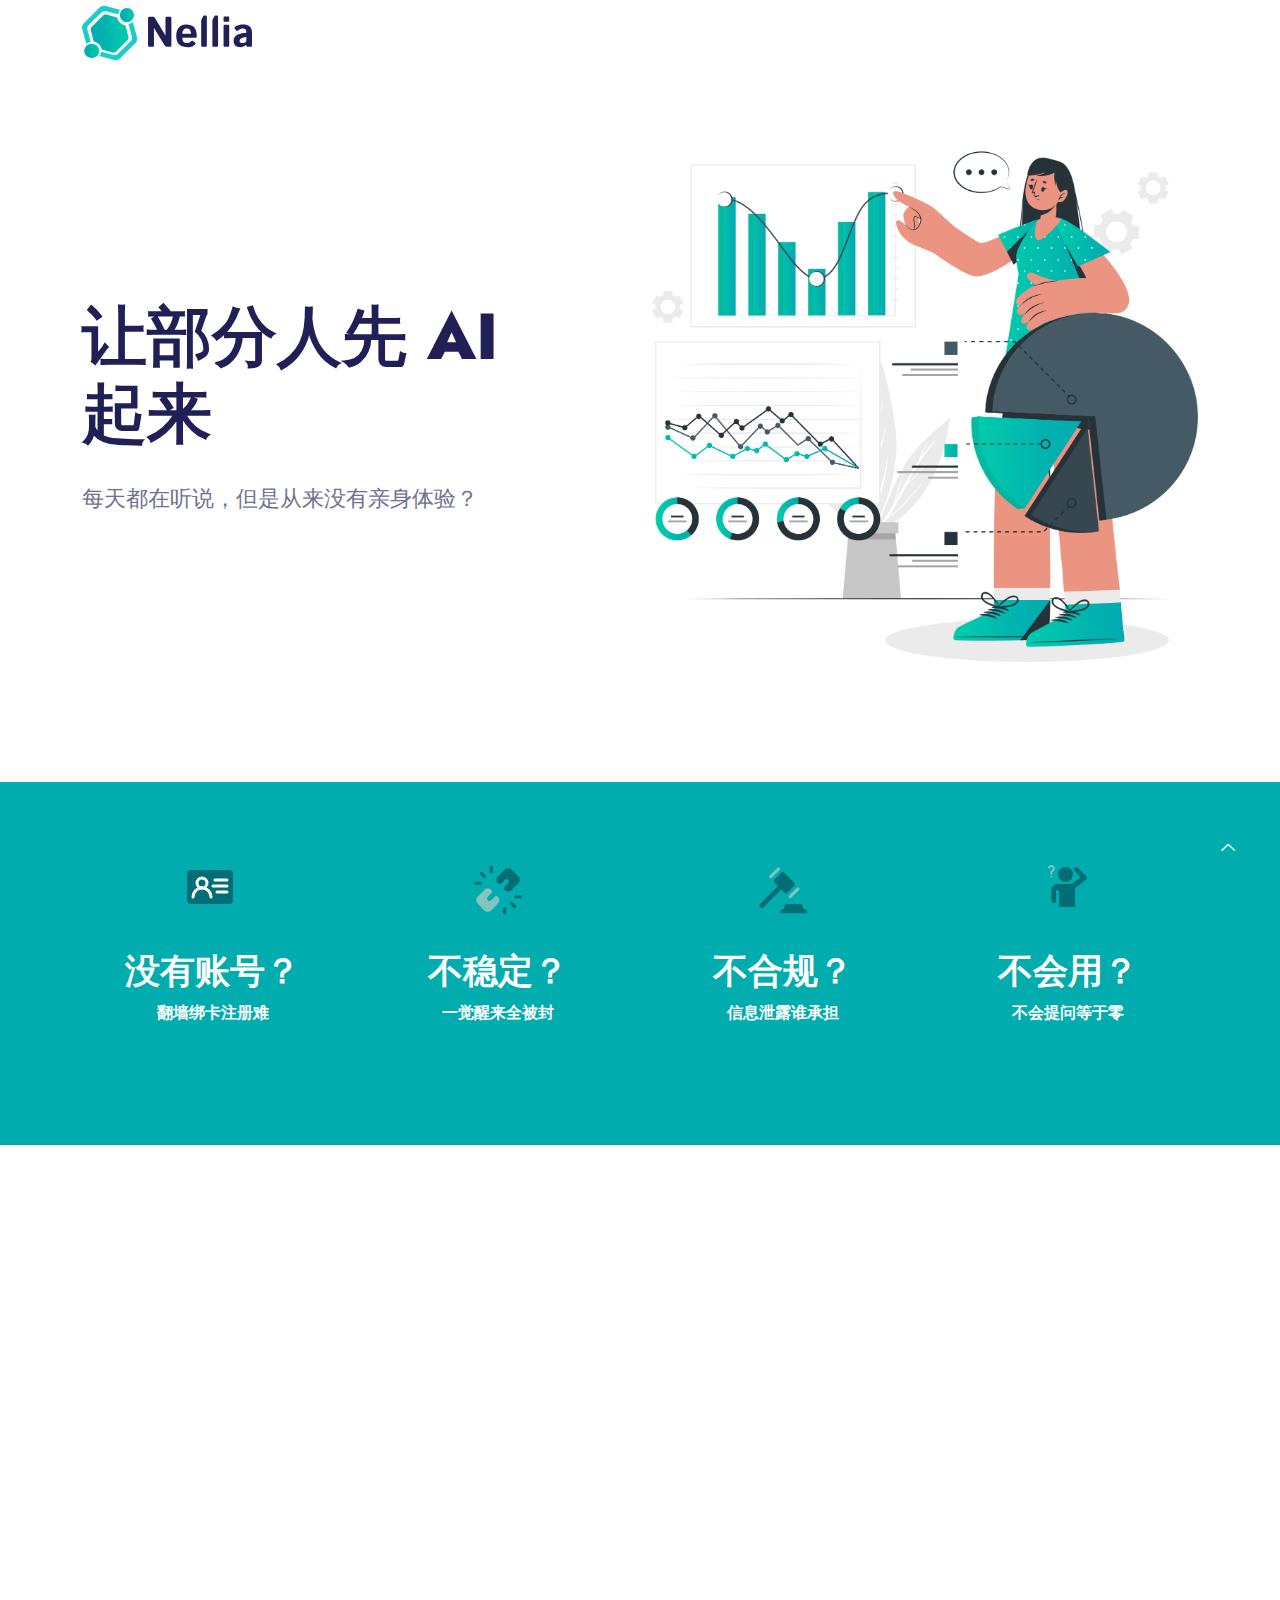
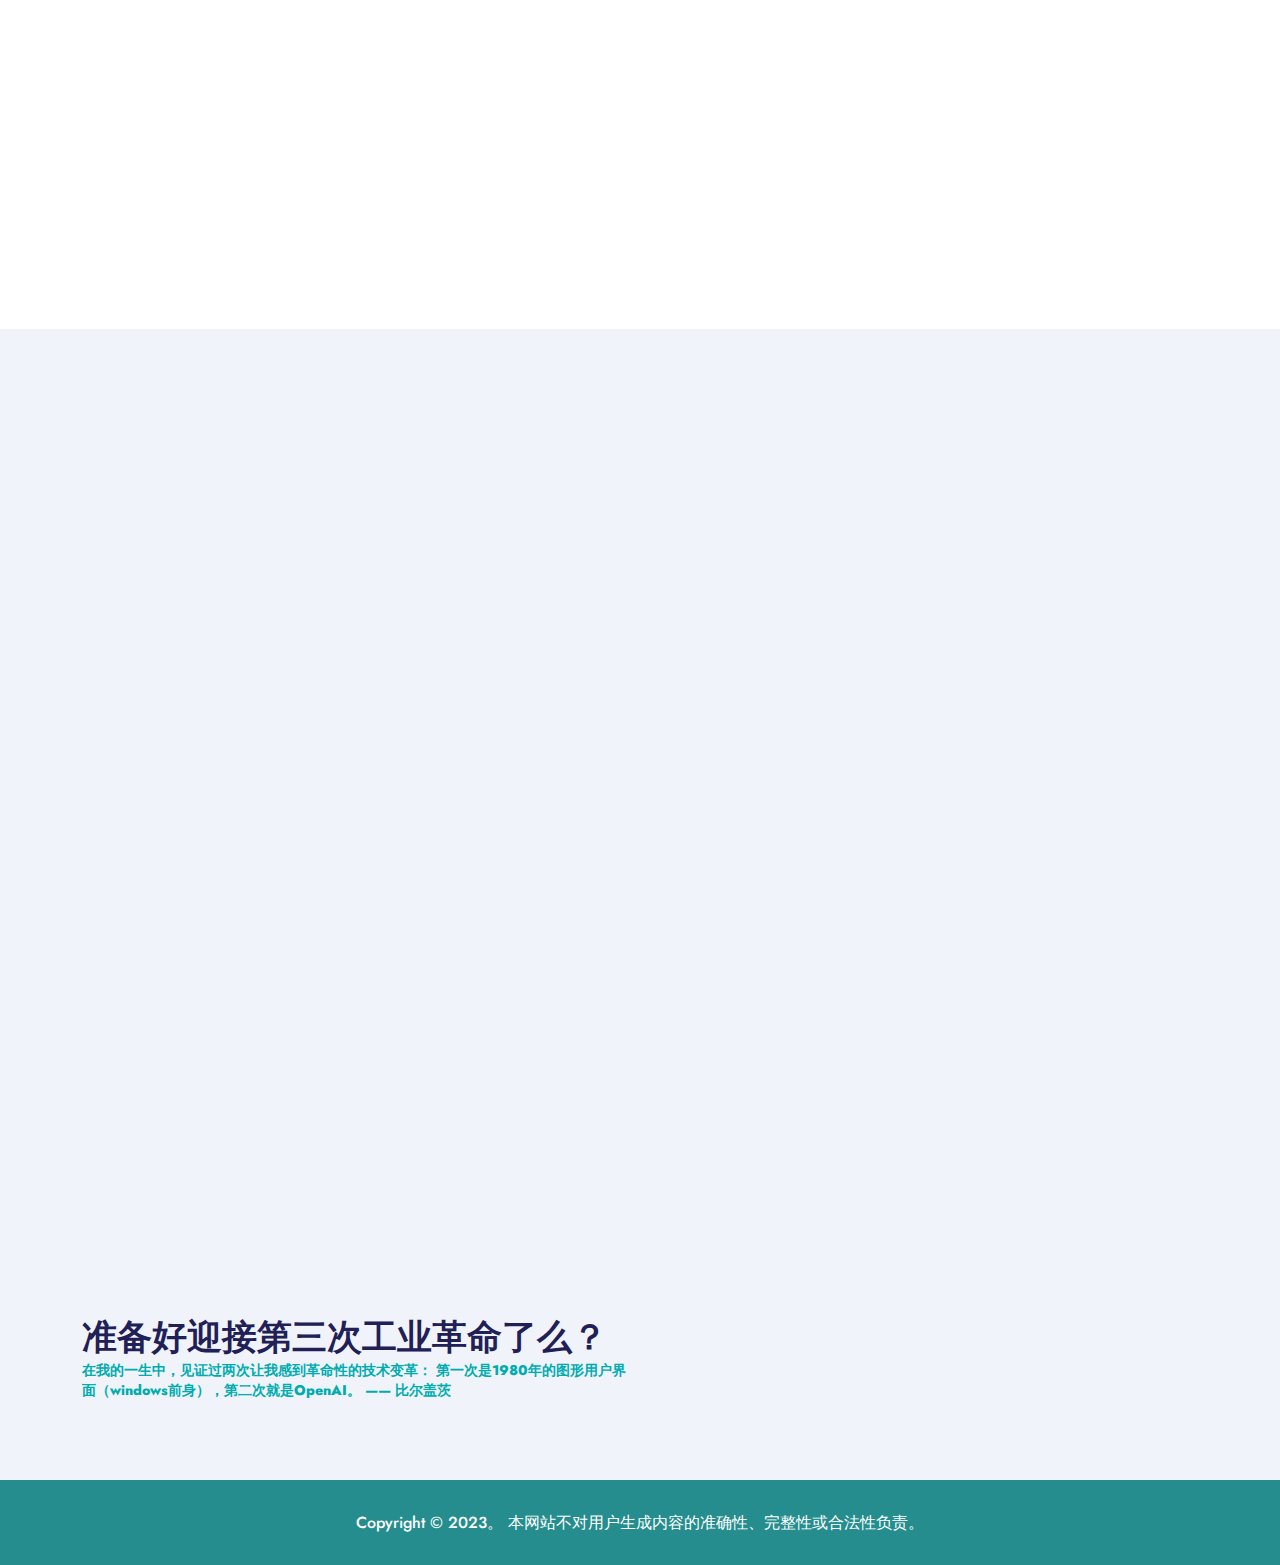
<file: index.html>
<!DOCTYPE html>
<html lang="zxx">
  <head>
    <meta charset="utf-8" />
    <title>AIGC</title>
    <meta http-equiv="X-UA-Compatible" content="IE=edge" />
    <meta name="viewport" content="width=device-width, initial-scale=1.0" />
    <meta name="description" content="Nellia - IT Solutions & Services HTML Template" />
    <meta
      name="keywords"
      content="	consulting, digital agency, digital business, information technology, it service, it solutions"
    />

    <!-- Favicon -->

    <!-- Plugin CSS -->
    <link rel="stylesheet" href="static/css/bootstrap.min.css" />
    <link rel="stylesheet" href="static/css/LineIcons.2.0.css" />
    <link rel="stylesheet" href="static/css/animate.css" />
    <link rel="stylesheet" href="static/css/tiny-slider.css" />
    <link rel="stylesheet" href="static/css/glightbox.min.css" />

    <!-- Main css -->
    <link rel="stylesheet" href="static/css/main.css" />
  </head>

  <body>
    <!-- Preloader -->
    <div id="preloader">
      <div class="nellia-load"></div>
    </div>

    <header class="header navbar-area">
      <div class="container">
        <div class="row align-items-center">
          <div class="col-lg-12">
            <div class="nav-inner">
              <nav class="navbar navbar-expand-lg">
                <a class="navbar-brand style3" href="">
                  <img src="static/picture/logo.svg" alt="Logo" />
                </a>
                <button
                  class="navbar-toggler mobile-menu-btn"
                  type="button"
                  data-bs-toggle="collapse"
                  data-bs-target="#navbarSupportedContent"
                  aria-controls="navbarSupportedContent"
                  aria-expanded="false"
                  aria-label="Toggle navigation"
                >
                  <span class="toggler-icon"></span>
                  <span class="toggler-icon"></span>
                  <span class="toggler-icon"></span>
                </button>
                <div class="collapse navbar-collapse sub-menu-bar" id="navbarSupportedContent">
                  <!-- <ul id="nav" class="navbar-nav ms-auto">
                    <li class="nav-item">
                      <a href="" class="active" aria-label="Toggle navigation">Home</a>
                    </li>
                    <li class="nav-item">
                      <a
                        class="dd-menu collapsed"
                        href="#blog"
                        data-bs-toggle="collapse"
                        data-bs-target="#submenu-1-1"
                        aria-controls="navbarSupportedContent"
                        aria-expanded="false"
                        aria-label="Toggle navigation"
                        >Services</a
                      >
                      <ul class="sub-menu collapse" id="submenu-1-1">
                        <li class="nav-item"><a href="services.html">Services</a></li>
                        <li class="nav-item"><a href="service-details.html">Service Details</a></li>
                      </ul>
                    </li>
                    <li class="nav-item">
                      <a
                        class="dd-menu collapsed"
                        href="#blog"
                        data-bs-toggle="collapse"
                        data-bs-target="#submenu-1-2"
                        aria-controls="navbarSupportedContent"
                        aria-expanded="false"
                        aria-label="Toggle navigation"
                        >Portfolio</a
                      >
                      <ul class="sub-menu collapse" id="submenu-1-2">
                        <li class="nav-item"><a href="portfolio.html">Portfolio</a></li>
                        <li class="nav-item"><a href="portfolio-details.html">Portfolio Details</a></li>
                      </ul>
                    </li>
                    <li class="nav-item">
                      <a
                        class="dd-menu collapsed"
                        href="#blog"
                        data-bs-toggle="collapse"
                        data-bs-target="#submenu-1-3"
                        aria-controls="navbarSupportedContent"
                        aria-expanded="false"
                        aria-label="Toggle navigation"
                        >Pages</a
                      >
                      <ul class="sub-menu collapse" id="submenu-1-3">
                        <li class="nav-item"><a href="about.html">About Us</a></li>
                        <li class="nav-item"><a href="pricing.html">Pricing</a></li>
                        <li class="nav-item"><a href="faq.html">Faq</a></li>
                        <li class="nav-item"><a href="404.html">404 Error</a></li>
                      </ul>
                    </li>
                    <li class="nav-item">
                      <a
                        class="dd-menu collapsed"
                        href="#blog"
                        data-bs-toggle="collapse"
                        data-bs-target="#submenu-1-4"
                        aria-controls="navbarSupportedContent"
                        aria-expanded="false"
                        aria-label="Toggle navigation"
                        >Blog</a
                      >
                      <ul class="sub-menu collapse" id="submenu-1-4">
                        <li class="nav-item"><a href="blog-grid-sidebar.html">Blog Grid Sidebar</a></li>
                        <li class="nav-item"><a href="blog-single.html">Blog Single</a></li>
                        <li class="nav-item"><a href="blog-single-sidebar.html">Blog Single Sibebar</a></li>
                      </ul>
                    </li>
                    <li class="nav-item">
                      <a href="contact.html" aria-label="Toggle navigation">Contact</a>
                    </li>
                  </ul>
                </div>
                <div class="button add-list-button">
                  <a href="contact.html" class="btn">Free Quote</a>
                </div> -->
              </nav>
            </div>
          </div>
        </div>
      </div>
    </header>

    <section id="home" class="hero-area style1">
      <div class="container">
        <div class="row align-items-center">
          <div class="col-lg-6 col-md-12 col-12">
            <div class="hero-content wow fadeInLeft" data-wow-delay=".3s">
              <h1>让部分人先 AI起来</h1>
              <p>每天都在听说，但是从来没有亲身体验？</p>
              <!-- <form action="#" method="get" target="_blank" class="trial-form">
                <input name="email" type="email" placeholder="Your email address" />
                <div class="button">
                  <button type="submit" class="btn">Get Started</button>
                </div>
              </form>
              <a href="#" class="glightbox video-button"
                ><i class="lni lni-play"></i><span class="text">Intro Video</span></a
              > -->
            </div>
          </div>
          <div class="col-lg-6 col-md-12 col-12">
            <div class="hero-image wow fadeInRight" data-wow-delay=".4s">
              <img src="static/picture/hero-image.png" alt="#" />
            </div>
          </div>
        </div>
      </div>
    </section>

    <!-- <div class="client-logo-section">
      <div class="container">
        <div class="client-logo-wrapper">
          <div class="client-logo-carousel d-flex align-items-center justify-content-between">
            <div class="client-logo">
              <img src="static/picture/client-1.svg" alt="#" />
            </div>
            <div class="client-logo">
              <img src="static/picture/client-2.svg" alt="#" />
            </div>
            <div class="client-logo">
              <img src="static/picture/client-3.svg" alt="#" />
            </div>
            <div class="client-logo">
              <img src="static/picture/client-2.svg" alt="#" />
            </div>
            <div class="client-logo">
              <img src="static/picture/client-5.svg" alt="#" />
            </div>
            <div class="client-logo">
              <img src="static/picture/client-6.svg" alt="#" />
            </div>
          </div>
        </div>
      </div>
    </div> -->

    <section class="our-achievement section">
        <div class="container">
          <div class="row">
            <div class="col-lg-3 col-md-3 col-12">
              <div class="single-achievement wow fadeInUp" data-wow-delay=".2s">
                <div class="achievement-icon">
                  <img src="./static/image/icon-zhanghao.svg" alt="">
                </div>
                <h3 class="counter"><span id="secondo1" class="countup">没有账号</span>？</h3>
                <p>翻墙绑卡注册难</p>
              </div>
            </div>
            <div class="col-lg-3 col-md-3 col-12">
              <div class="single-achievement wow fadeInUp" data-wow-delay=".4s">
                <div class="achievement-icon">
                    <img src="./static/image/icon-wending.svg" alt="">

                </div>
                <h3 class="counter"><span id="secondo2" class="countup">不稳定</span>？</h3>
                <p>一觉醒来全被封</p>
              </div>
            </div>
            <div class="col-lg-3 col-md-3 col-12">
              <div class="single-achievement wow fadeInUp" data-wow-delay=".6s">
                <div class="achievement-icon">
                    <img src="./static/image/icon-hegui.svg" alt="">

                </div>
                <h3 class="counter"><span id="secondo3" class="countup">不合规</span>？</h3>
                <p>信息泄露谁承担</p>
              </div>
            </div>
            <div class="col-lg-3 col-md-3 col-12">
              <div class="single-achievement wow fadeInUp" data-wow-delay=".6s">
                <div class="achievement-icon">
                    <img src="./static/image/icon-huiyong.svg" alt="">

                </div>
                <h3 class="counter"><span id="secondo3" class="countup">不会用</span>？</h3>
                <p>不会提问等于零</p>
              </div>
            </div>
          </div>
        </div>
      </section>

    <section class="services style3 section">
      <div class="container">
        <div class="row">
          <div class="col-12">
            <div class="section-title">
              <h2 class="wow fadeInUp" data-wow-delay=".4s">把最热最新的技术送到您眼前</h2>
              <p class="wow fadeInUp" data-wow-delay=".6s">
                新时代AI技术的便捷体验渠道
              </p>
            </div>
          </div>
        </div>
        <div class="single-head">
          <div class="row">
            <div class="col-lg-4 col-md-6 col-12">
              <div class="single-service wow fadeInUp" data-wow-delay=".2s">
                <span class="serial">01</span>
                <h3><a href="service-details.html">办公软件机器人</a></h3>
                <p>钉钉，飞书，企业微信，一键接入</p>
                <!-- <div class="button">
                  <a href="service-details.html" class="btn">Read More</a>
                </div> -->
              </div>
            </div>
            <div class="col-lg-4 col-md-6 col-12">
              <div class="single-service wow fadeInUp" data-wow-delay=".4s">
                <span class="serial">02</span>
                <h3><a href="service-details.html">抖音爆款小程序</a></h3>
                <p>一键二次元 一键变年轻 更多用法等您发觉</p>
                <!-- <div class="button">
                  <a href="service-details.html" class="btn">Read More</a>
                </div> -->
              </div>
            </div>
            <div class="col-lg-4 col-md-6 col-12">
              <div class="single-service wow fadeInUp" data-wow-delay=".6s">
                <span class="serial">03</span>
                <h3><a href="service-details.html">更多创意等您发觉</a></h3>
                <p>天马行空 只要能想到 AI就能帮您完成</p>
                <!-- <div class="button">
                  <a href="service-details.html" class="btn">Read More</a>
                </div> -->
              </div>
            </div>
            <!-- <div class="col-lg-4 col-md-6 col-12">
              <div class="single-service wow fadeInUp" data-wow-delay=".2s">
                <span class="serial">04</span>
                <h3><a href="service-details.html">Cyber Security</a></h3>
                <p>We believe in four pillars of influence that drive our growth.</p>
                <div class="button">
                  <a href="service-details.html" class="btn">Read More</a>
                </div>
              </div>
            </div>
            <div class="col-lg-4 col-md-6 col-12">
              <div class="single-service wow fadeInUp" data-wow-delay=".4s">
                <span class="serial">05</span>
                <h3><a href="service-details.html">Mobile Platforms</a></h3>
                <p>We believe in four pillars of influence that drive our growth.</p>
                <div class="button">
                  <a href="service-details.html" class="btn">Read More</a>
                </div>
              </div>
            </div>
            <div class="col-lg-4 col-md-6 col-12">
              <div class="single-service wow fadeInUp" data-wow-delay=".6s">
                <span class="serial">06</span>
                <h3><a href="service-details.html">Process Automation</a></h3>
                <p>We believe in four pillars of influence that drive our growth.</p>
                <div class="button">
                  <a href="service-details.html" class="btn">Read More</a>
                </div>
              </div>
            </div> -->
          </div>
        </div>
      </div>
    </section>

    <!-- <section class="portfolio-section section">
      <div id="container" class="container">
        <div class="row">
          <div class="col-12">
            <div class="section-title">
              <h2 class="wow fadeInUp" data-wow-delay=".4s">Our Latest works</h2>
              <p class="wow fadeInUp" data-wow-delay=".6s">
                We believe in four pillars of influence that drive our growth. This is ingrained in everything we do We
                use technology.
              </p>
            </div>
          </div>
        </div>
        <div class="row">
          <div class="col-12">
            <div class="portfolio-button-head">
              <div class="portfolio-btn-wrapper wow fadeInUp" data-wow-delay=".4s">
                <button class="portfolio-btn active" data-filter="*">All</button>
                <button class="portfolio-btn" data-filter=".branding">Branding</button>
                <button class="portfolio-btn" data-filter=".marketing">Marketing</button>
                <button class="portfolio-btn" data-filter=".web">Web Design</button>
                <button class="portfolio-btn" data-filter=".graphic">Graphic Design</button>
              </div>
            </div>
          </div>
        </div>
        <div class="row grid">
          <div class="col-lg-4 col-md-6 grid-item marketing">
            <div class="portfolio-item-wrapper">
              <div class="portfolio-img">
                <a href="portfolio-details.html"><img src="static/picture/pf1.png" alt="#" /></a>
              </div>
              <div class="portfolio-overlay">
                <div class="pf-content">
                  <span class="category">IT Solution</span>
                  <h4><a href="portfolio-details.html">Cyber Security</a></h4>
                </div>
              </div>
            </div>
          </div>
          <div class="col-lg-4 col-md-6 grid-item graphic">
            <div class="portfolio-item-wrapper">
              <div class="portfolio-img">
                <a href="portfolio-details.html"><img src="static/picture/pf2.png" alt="#" /></a>
              </div>
              <div class="portfolio-overlay">
                <div class="pf-content">
                  <span class="category">IT Solution</span>
                  <h4><a href="portfolio-details.html">IT Management</a></h4>
                </div>
              </div>
            </div>
          </div>
          <div class="col-lg-4 col-md-6 grid-item marketing">
            <div class="portfolio-item-wrapper">
              <div class="portfolio-img">
                <a href="portfolio-details.html"><img src="static/picture/pf3.png" alt="#" /></a>
              </div>
              <div class="portfolio-overlay">
                <div class="pf-content">
                  <span class="category">IT Solution</span>
                  <h4><a href="portfolio-details.html">Software Dev</a></h4>
                </div>
              </div>
            </div>
          </div>
          <div class="col-lg-4 col-md-6 grid-item web">
            <div class="portfolio-item-wrapper">
              <div class="portfolio-img">
                <a href="portfolio-details.html"><img src="static/picture/pf4.png" alt="#" /></a>
              </div>
              <div class="portfolio-overlay">
                <div class="pf-content">
                  <span class="category">IT Solution</span>
                  <h4><a href="portfolio-details.html">Backup & Recovery</a></h4>
                </div>
              </div>
            </div>
          </div>
          <div class="col-lg-4 col-md-6 grid-item branding">
            <div class="portfolio-item-wrapper">
              <div class="portfolio-img">
                <a href="portfolio-details.html"><img src="static/picture/pf5.png" alt="#" /></a>
              </div>
              <div class="portfolio-overlay">
                <div class="pf-content">
                  <span class="category">IT Solution</span>
                  <h4><a href="portfolio-details.html"> Branding Solutions </a></h4>
                </div>
              </div>
            </div>
          </div>
          <div class="col-lg-4 col-md-6 grid-item web">
            <div class="portfolio-item-wrapper">
              <div class="portfolio-img">
                <a href="portfolio-details.html"><img src="static/picture/pf6.png" alt="#" /></a>
              </div>
              <div class="portfolio-overlay">
                <div class="pf-content">
                  <span class="category">IT Solution</span>
                  <h4><a href="portfolio-details.html"> Web Design</a></h4>
                </div>
              </div>
            </div>
          </div>
        </div>
        <div class="row">
          <div class="col-12">
            <div class="button see-all">
              <a href="portfolio.html" class="btn">See all works</a>
            </div>
          </div>
        </div>
      </div>
    </section> -->

    <section id="pricing" class="pricing-table section">
      <div class="container">
        <div class="row">
          <div class="col-12">
            <div class="section-title">
              <h2 class="wow fadeInUp" data-wow-delay=".4s">白菜的价格 开水白菜的体验</h2>
              <p class="wow fadeInUp" data-wow-delay=".6s">
                针对用户情况定制不同的针对性方案
              </p>
            </div>
          </div>
        </div>
        <div class="row">
          <div class="col-lg-4 col-md-6 col-12">
            <div class="single-table wow fadeInUp" data-wow-delay=".4s">
              <div class="table-head">
                <h4 class="title">基础会员</h4>
                <p>AI机器人入门款</p>
                <div class="price">
                  <h2 class="amount">¥333<span class="duration">/月</span></h2>
                </div>
              </div>

              <div class="table-content">
                <ul class="table-list">
                    <li><i class="lni lni-checkmark-circle"></i> 飞书、企业微信、钉钉任选一种</li>
                    <li><i class="lni lni-checkmark-circle"></i>API接入（不会作为模型训练语料）</li>
                    <li><i class="lni lni-checkmark-circle"></i>GPT-3.5</li>
                    <li><i class="lni lni-checkmark-circle"></i>用量(tokens)限制(prompts+回复） 约为10w字/日</li>
                  </ul>

                <!-- <div class="button">
                  <a href="#" class="btn">Get Started</a>
                </div> -->
              </div>
            </div>
          </div>
          <div class="col-lg-4 col-md-6 col-12">
            <div class="single-table wow fadeInUp" data-wow-delay=".6s">
              <div class="table-head">
                <h4 class="title">白银会员</h4>
                <p>AI机器人进阶款</p>
                <div class="price">
                  <h2 class="amount">¥666<span class="duration">/月</span></h2>
                </div>
              </div>

              <div class="table-content">
                <ul class="table-list">
                  <li><i class="lni lni-checkmark-circle"></i> 飞书、企业微信、钉钉任选一种</li>
                  <li><i class="lni lni-checkmark-circle"></i>API接入（不会作为模型训练语料）</li>
                  <li><i class="lni lni-checkmark-circle"></i>GPT-3.5</li>
                  <li><i class="lni lni-checkmark-circle"></i>用量(tokens)限制(prompts+回复） 约为10w字/日</li>
                </ul>

                <!-- <div class="button">
                  <a href="#" class="btn">Get Started</a>
                </div> -->
              </div>
            </div>
          </div>
          <div class="col-lg-4 col-md-6 col-12">
            <div class="single-table wow fadeInUp" data-wow-delay=".8s">
              <div class="table-head">
                <h4 class="title">黄金会员</h4>
                <p>AI机器人入门款</p>
                <div class="price">
                  <h2 class="amount">¥999<span class="duration">/月</span></h2>
                </div>
              </div>

              <div class="table-content">
                <ul class="table-list">
                  <li><i class="lni lni-checkmark-circle"></i> 飞书、企业微信、钉钉任选一种</li>
                  <li><i class="lni lni-checkmark-circle"></i>API接入（不会作为模型训练语料）</li>
                  <li><i class="lni lni-checkmark-circle"></i>GPT-3.5</li>
                  <li><i class="lni lni-checkmark-circle"></i>用量(tokens)限制(prompts+回复） 约为10w字/日</li>
                </ul>

                <!-- <div class="button">
                  <a href="#" class="btn">Get Started</a>
                </div> -->
              </div>
            </div>
          </div>
        </div>
      </div>
    </section>

    <!-- <section id="team" class="team section">
      <div class="container">
        <div class="row">
          <div class="col-12">
            <div class="section-title">
              <h2 class="wow fadeInUp" data-wow-delay=".4s">Our dedicated team</h2>
              <p class="wow fadeInUp" data-wow-delay=".6s">
                We believe in four pillars of influence that drive our growth. This is ingrained in everything we do We
                use technology.
              </p>
            </div>
          </div>
        </div>
        <div class="row">
          <div class="col-lg-3 col-md-6 col-12">
            <div class="single-team wow fadeInUp" data-wow-delay=".2s">
              <div class="image">
                <img src="static/picture/team1.jpg" alt="#" />

                <ul class="social">
                  <li>
                    <a href="#"><i class="lni lni-facebook-filled"></i></a>
                  </li>
                  <li>
                    <a href="#"><i class="lni lni-twitter-original"></i></a>
                  </li>
                  <li>
                    <a href="#"><i class="lni lni-linkedin-original"></i></a>
                  </li>
                  <li>
                    <a href="#"><i class="lni lni-behance-original"></i></a>
                  </li>
                </ul>
              </div>

              <div class="info-head">
                <div class="info-box">
                  <h4 class="name"><a href="#">Gomez Alvez</a></h4>
                  <span class="designation">Digital Marketer</span>
                </div>
              </div>
            </div>
          </div>

          <div class="col-lg-3 col-md-6 col-12">
            <div class="single-team wow fadeInUp" data-wow-delay=".4s">
              <div class="image">
                <img src="static/picture/team2.jpg" alt="#" />

                <ul class="social">
                  <li>
                    <a href="#"><i class="lni lni-facebook-filled"></i></a>
                  </li>
                  <li>
                    <a href="#"><i class="lni lni-twitter-original"></i></a>
                  </li>
                  <li>
                    <a href="#"><i class="lni lni-linkedin-original"></i></a>
                  </li>
                  <li>
                    <a href="#"><i class="lni lni-behance-original"></i></a>
                  </li>
                </ul>
              </div>

              <div class="info-head">
                <div class="info-box">
                  <h4 class="name"><a href="#">Oliver Leo</a></h4>
                  <span class="designation">Markeitng</span>
                </div>
              </div>
            </div>
          </div>

          <div class="col-lg-3 col-md-6 col-12">
            <div class="single-team wow fadeInUp" data-wow-delay=".6s">
              <div class="image">
                <img src="static/picture/team3.jpg" alt="#" />

                <ul class="social">
                  <li>
                    <a href="#"><i class="lni lni-facebook-filled"></i></a>
                  </li>
                  <li>
                    <a href="#"><i class="lni lni-twitter-original"></i></a>
                  </li>
                  <li>
                    <a href="#"><i class="lni lni-linkedin-original"></i></a>
                  </li>
                  <li>
                    <a href="#"><i class="lni lni-behance-original"></i></a>
                  </li>
                </ul>
              </div>

              <div class="info-head">
                <div class="info-box">
                  <h4 class="name"><a href="#">Freddie Archie</a></h4>
                  <span class="designation">Web Developer</span>
                </div>
              </div>
            </div>
          </div>

          <div class="col-lg-3 col-md-6 col-12">
            <div class="single-team wow fadeInUp" data-wow-delay=".8s">
              <div class="image">
                <img src="static/picture/team4.jpg" alt="#" />

                <ul class="social">
                  <li>
                    <a href="#"><i class="lni lni-facebook-filled"></i></a>
                  </li>
                  <li>
                    <a href="#"><i class="lni lni-twitter-original"></i></a>
                  </li>
                  <li>
                    <a href="#"><i class="lni lni-linkedin-original"></i></a>
                  </li>
                  <li>
                    <a href="#"><i class="lni lni-behance-original"></i></a>
                  </li>
                </ul>
              </div>

              <div class="info-head">
                <div class="info-box">
                  <h4 class="name"><a href="#">Harry Jack</a></h4>
                  <span class="designation">SEO Expert</span>
                </div>
              </div>
            </div>
          </div>
        </div>
      </div>
    </section> -->

    <!-- <section id="testimonials" class="section testimonials">
      <div class="container">
        <div class="row">
          <div class="col-12">
            <div class="section-title">
              <h2 class="wow fadeInUp" data-wow-delay=".4s">Our clients say</h2>
              <p class="wow fadeInUp" data-wow-delay=".6s">
                We believe in four pillars of influence that drive our growth. This is ingrained in everything we do We
                use technology.
              </p>
            </div>
          </div>
        </div>
        <div class="slider-head">
          <div class="row testimonial-slider">
            <div class="col-lg-4 col-md-6 col-12">
              <div class="single-testimonial">
                <div class="top-section">
                  <img src="static/picture/testi2.jpg" alt="#" />
                  <h3>
                    Gomez Alvez
                    <span>CEO & Founder at Gearat</span>
                  </h3>
                  <ul class="rating">
                    <li><i class="lni lni-star-filled"></i></li>
                    <li><i class="lni lni-star-filled"></i></li>
                    <li><i class="lni lni-star-filled"></i></li>
                    <li><i class="lni lni-star-filled"></i></li>
                    <li><i class="lni lni-star-filled"></i></li>
                  </ul>
                </div>
                <p>We believe in Everything we do We use technology to create a better and smarter environment..</p>
              </div>
            </div>
            <div class="col-lg-4 col-md-6 col-12">
              <div class="single-testimonial">
                <div class="top-section">
                  <img src="static/picture/testi5.jpg" alt="#" />
                  <h3>
                    Marleah Eagleston
                    <span>Founder at Spicenet</span>
                  </h3>
                  <ul class="rating">
                    <li><i class="lni lni-star-filled"></i></li>
                    <li><i class="lni lni-star-filled"></i></li>
                    <li><i class="lni lni-star-filled"></i></li>
                    <li><i class="lni lni-star-filled"></i></li>
                    <li><i class="lni lni-star-filled"></i></li>
                  </ul>
                </div>
                <p>We believe in Everything we do We use technology to create a better and smarter environment..</p>
              </div>
            </div>
            <div class="col-lg-4 col-md-6 col-12">
              <div class="single-testimonial">
                <div class="top-section">
                  <img src="static/picture/testi3.jpg" alt="#" />
                  <h3>
                    Phet Putrie
                    <span>Freelancer</span>
                  </h3>
                  <ul class="rating">
                    <li><i class="lni lni-star-filled"></i></li>
                    <li><i class="lni lni-star-filled"></i></li>
                    <li><i class="lni lni-star-filled"></i></li>
                    <li><i class="lni lni-star-filled"></i></li>
                    <li><i class="lni lni-star-filled"></i></li>
                  </ul>
                </div>
                <p>We believe in Everything we do We use technology to create a better and smarter environment..</p>
              </div>
            </div>
            <div class="col-lg-4 col-md-6 col-12">
              <div class="single-testimonial">
                <div class="top-section">
                  <img src="static/picture/testi2.jpg" alt="#" />
                  <h3>
                    Prescott MacCaffery
                    <span>Writer</span>
                  </h3>
                  <ul class="rating">
                    <li><i class="lni lni-star-filled"></i></li>
                    <li><i class="lni lni-star-filled"></i></li>
                    <li><i class="lni lni-star-filled"></i></li>
                    <li><i class="lni lni-star-filled"></i></li>
                    <li><i class="lni lni-star-filled"></i></li>
                  </ul>
                </div>
                <p>We believe in Everything we do We use technology to create a better and smarter environment..</p>
              </div>
            </div>
            <div class="col-lg-4 col-md-6 col-12">
              <div class="single-testimonial">
                <div class="top-section">
                  <img src="static/picture/testi4.jpg" alt="#" />
                  <h3>
                    Lara Madrigal
                    <span>Marketing Specialist</span>
                  </h3>
                  <ul class="rating">
                    <li><i class="lni lni-star-filled"></i></li>
                    <li><i class="lni lni-star-filled"></i></li>
                    <li><i class="lni lni-star-filled"></i></li>
                    <li><i class="lni lni-star-filled"></i></li>
                    <li><i class="lni lni-star-filled"></i></li>
                  </ul>
                </div>
                <p>We believe in Everything we do We use technology to create a better and smarter environment..</p>
              </div>
            </div>
            <div class="col-lg-4 col-md-6 col-12">
              <div class="single-testimonial">
                <div class="top-section">
                  <img src="static/picture/testi3.jpg" alt="#" />
                  <h3>
                    Waiapi Karaka
                    <span>Designer, Freelancer</span>
                  </h3>
                  <ul class="rating">
                    <li><i class="lni lni-star-filled"></i></li>
                    <li><i class="lni lni-star-filled"></i></li>
                    <li><i class="lni lni-star-filled"></i></li>
                    <li><i class="lni lni-star-filled"></i></li>
                    <li><i class="lni lni-star-filled"></i></li>
                  </ul>
                </div>
                <p>We believe in Everything we do We use technology to create a better and smarter environment..</p>
              </div>
            </div>
          </div>
        </div>
      </div>
    </section> -->

    <!-- <section class="section newsletter">
      <div class="container">
        <div class="row align-items-center">
          <div class="col-lg-6 col-md-12 col-12">
            <div class="image">
              <img src="static/picture/newsletter-img.png" alt="#" />
            </div>
          </div>
          <div class="col-lg-6 col-md-12 col-12">
            <div class="content">
              <h5>Join our community</h5>
              <h3>Subscribe our Newsletter to get regular updates</h3>
              <form action="#" method="get" target="_blank" class="newsletter-form">
                <input name="email" type="email" placeholder="Your email address" />
                <div class="button">
                  <button type="submit" class="btn">Subscribe</button>
                </div>
              </form>
            </div>
          </div>
        </div>
      </div>
    </section> -->

    <!-- <section id="blog" class="blog-section section">
      <div class="container">
        <div class="row">
          <div class="col-12">
            <div class="section-title">
              <h2 class="wow fadeInUp" data-wow-delay=".4s">Our Latest News</h2>
              <p class="wow fadeInUp" data-wow-delay=".6s">
                We believe in four pillars of influence that drive our growth. This is ingrained in everything we do We
                use technology.
              </p>
            </div>
          </div>
        </div>
        <div class="row">
          <div class="col-lg-4 col-md-6 col-12">
            <div class="single-blog wow fadeInUp" data-wow-delay=".2s">
              <div class="blog-img">
                <a href="blog-single-sidebar.html"><img class="thumb" src="static/picture/blog-grid1.jpg" alt="#" /></a>
              </div>
              <div class="blog-content">
                <span class="date">Mar 12, 2023</span>
                <h4 class="title">
                  <a href="blog-single-sidebar.html">Modern Web Design For Local Agency & Copany</a>
                </h4>
                <p>
                  We believe in four pillars of influence that drive our growth. This is ingrained in everything we do
                  We use technology..
                </p>
                <div class="meta-details">
                  <a href="#"><img src="static/picture/comment1.jpg" alt="#" /> <span>By Turka Pruda</span></a>
                </div>
              </div>
            </div>
          </div>
          <div class="col-lg-4 col-md-6 col-12">
            <div class="single-blog wow fadeInUp" data-wow-delay=".4s">
              <div class="blog-img">
                <a href="blog-single-sidebar.html"><img class="thumb" src="static/picture/blog-grid2.jpg" alt="#" /></a>
              </div>
              <div class="blog-content">
                <span class="date">Feb 25, 2023</span>
                <h4 class="title">
                  <a href="blog-single-sidebar.html">What Is The Exact Solution For Your IT Business?</a>
                </h4>
                <p>
                  We believe in four pillars of influence that drive our growth. This is ingrained in everything we do
                  We use technology..
                </p>
                <div class="meta-details">
                  <a href="#"><img src="static/picture/comment2.jpg" alt="#" /> <span>By Turka Pruda</span></a>
                </div>
              </div>
            </div>
          </div>
          <div class="col-lg-4 col-md-6 col-12">
            <div class="single-blog wow fadeInUp" data-wow-delay=".6s">
              <div class="blog-img">
                <a href="blog-single-sidebar.html"><img class="thumb" src="static/picture/blog-grid3.jpg" alt="#" /></a>
              </div>
              <div class="blog-content">
                <span class="date">Jan 12, 2023</span>
                <h4 class="title"><a href="blog-single-sidebar.html">Available Scope For Your Product Marketing</a></h4>
                <p>
                  We believe in four pillars of influence that drive our growth. This is ingrained in everything we do
                  We use technology..
                </p>
                <div class="meta-details">
                  <a href="#"><img src="static/picture/comment3.jpg" alt="#" /> <span>By Turka Pruda</span></a>
                </div>
              </div>
            </div>
          </div>
        </div>
      </div>
    </section> -->

    <section class="call-action">
      <div class="container">
        <div class="row align-items-center">
          <div class="col-lg-6 col-12">
            <div class="text">
              <h2>准备好迎接第三次工业革命了么？<span style="font-size: 14px;line-height: 20px;">在我的一生中，见证过两次让我感到革命性的技术变革：
                第一次是1980年的图形用户界面（windows前身），第二次就是OpenAI。
                —— 比尔盖茨</span></h2>
            </div>
          </div>
          <div class="col-lg-6 col-12">
            <!-- <div class="button">
              <a href="#" class="btn">Get started </a>
            </div> -->
          </div>
        </div>
      </div>
    </section>

    <footer class="footer">
      <!-- <div class="footer-top">
        <div class="container">
          <div class="row">
            <div class="col-lg-4 col-md-4 col-12">
              <div class="single-footer f-about">
                <div class="logo">
                  <a href="">
                    <img src="static/picture/white-logo.svg" alt="#" />
                  </a>
                </div>
                <p>We believe in four pillars of influence that drive our growth.</p>
                <ul class="social">
                  <li>
                    <a href="#"><i class="lni lni-facebook-filled"></i></a>
                  </li>
                  <li>
                    <a href="#"><i class="lni lni-twitter-original"></i></a>
                  </li>
                  <li>
                    <a href="#"><i class="lni lni-instagram"></i></a>
                  </li>
                  <li>
                    <a href="#"><i class="lni lni-linkedin-original"></i></a>
                  </li>
                  <li>
                    <a href="#"><i class="lni lni-youtube"></i></a>
                  </li>
                </ul>
              </div>
            </div>
            <div class="col-lg-8 col-md-8 col-12">
              <div class="row">
                <div class="col-lg-3 col-md-6 col-12">
                  <div class="single-footer f-link">
                    <h3>Solutions</h3>
                    <ul>
                      <li><a href="#">Marketing</a></li>
                      <li><a href="#">Analytics</a></li>
                      <li><a href="#">Commerce</a></li>
                      <li><a href="#">Insights</a></li>
                      <li><a href="#">Promotion</a></li>
                    </ul>
                  </div>
                </div>
                <div class="col-lg-3 col-md-6 col-12">
                  <div class="single-footer f-link">
                    <h3>Support</h3>
                    <ul>
                      <li><a href="#">Pricing</a></li>
                      <li><a href="#">Documentation</a></li>
                      <li><a href="#">Guides</a></li>
                      <li><a href="#">API Status</a></li>
                      <li><a href="#">Live Support</a></li>
                    </ul>
                  </div>
                </div>
                <div class="col-lg-3 col-md-6 col-12">
                  <div class="single-footer f-link">
                    <h3>Company</h3>
                    <ul>
                      <li><a href="#">About Us</a></li>
                      <li><a href="#">Our Blog</a></li>
                      <li><a href="#">Jobs</a></li>
                      <li><a href="#">Press</a></li>
                      <li><a href="#">Contact Us</a></li>
                    </ul>
                  </div>
                </div>
                <div class="col-lg-3 col-md-6 col-12">
                  <div class="single-footer f-link">
                    <h3>Legal</h3>
                    <ul>
                      <li><a href="#">Terms & Conditions</a></li>
                      <li><a href="#">Privacy Policy</a></li>
                      <li><a href="#">Catering Services</a></li>
                      <li><a href="#">Customer Relations</a></li>
                      <li><a href="#">Innovation</a></li>
                    </ul>
                  </div>
                </div>
              </div>
            </div>
          </div>
        </div>
      </div> -->

      <div class="copyright-area">
        <div class="container">
          <div class="row">
            <div class="col-12">
              <p class="copyright-text">
                Copyright &copy; 2023。 本网站不对用户生成内容的准确性、完整性或合法性负责。
              </p>
            </div>
          </div>
        </div>
      </div>
    </footer>

    <a href="#" class="scroll-top">
      <i class="lni lni-chevron-up"></i>
    </a>

    <!-- javascript -->
    <script src="static/js/bootstrap.min.js"></script>
    <script src="static/js/wow.min.js"></script>
    <script src="static/js/tiny-slider.js"></script>
    <script src="static/js/glightbox.min.js"></script>
    <script src="static/js/count-up.min.js"></script>
    <script src="static/js/imagesloaded.min.js"></script>
    <script src="static/js/isotope.min.js"></script>
    <script src="static/js/main.js"></script>
  </body>
</html>
</file>
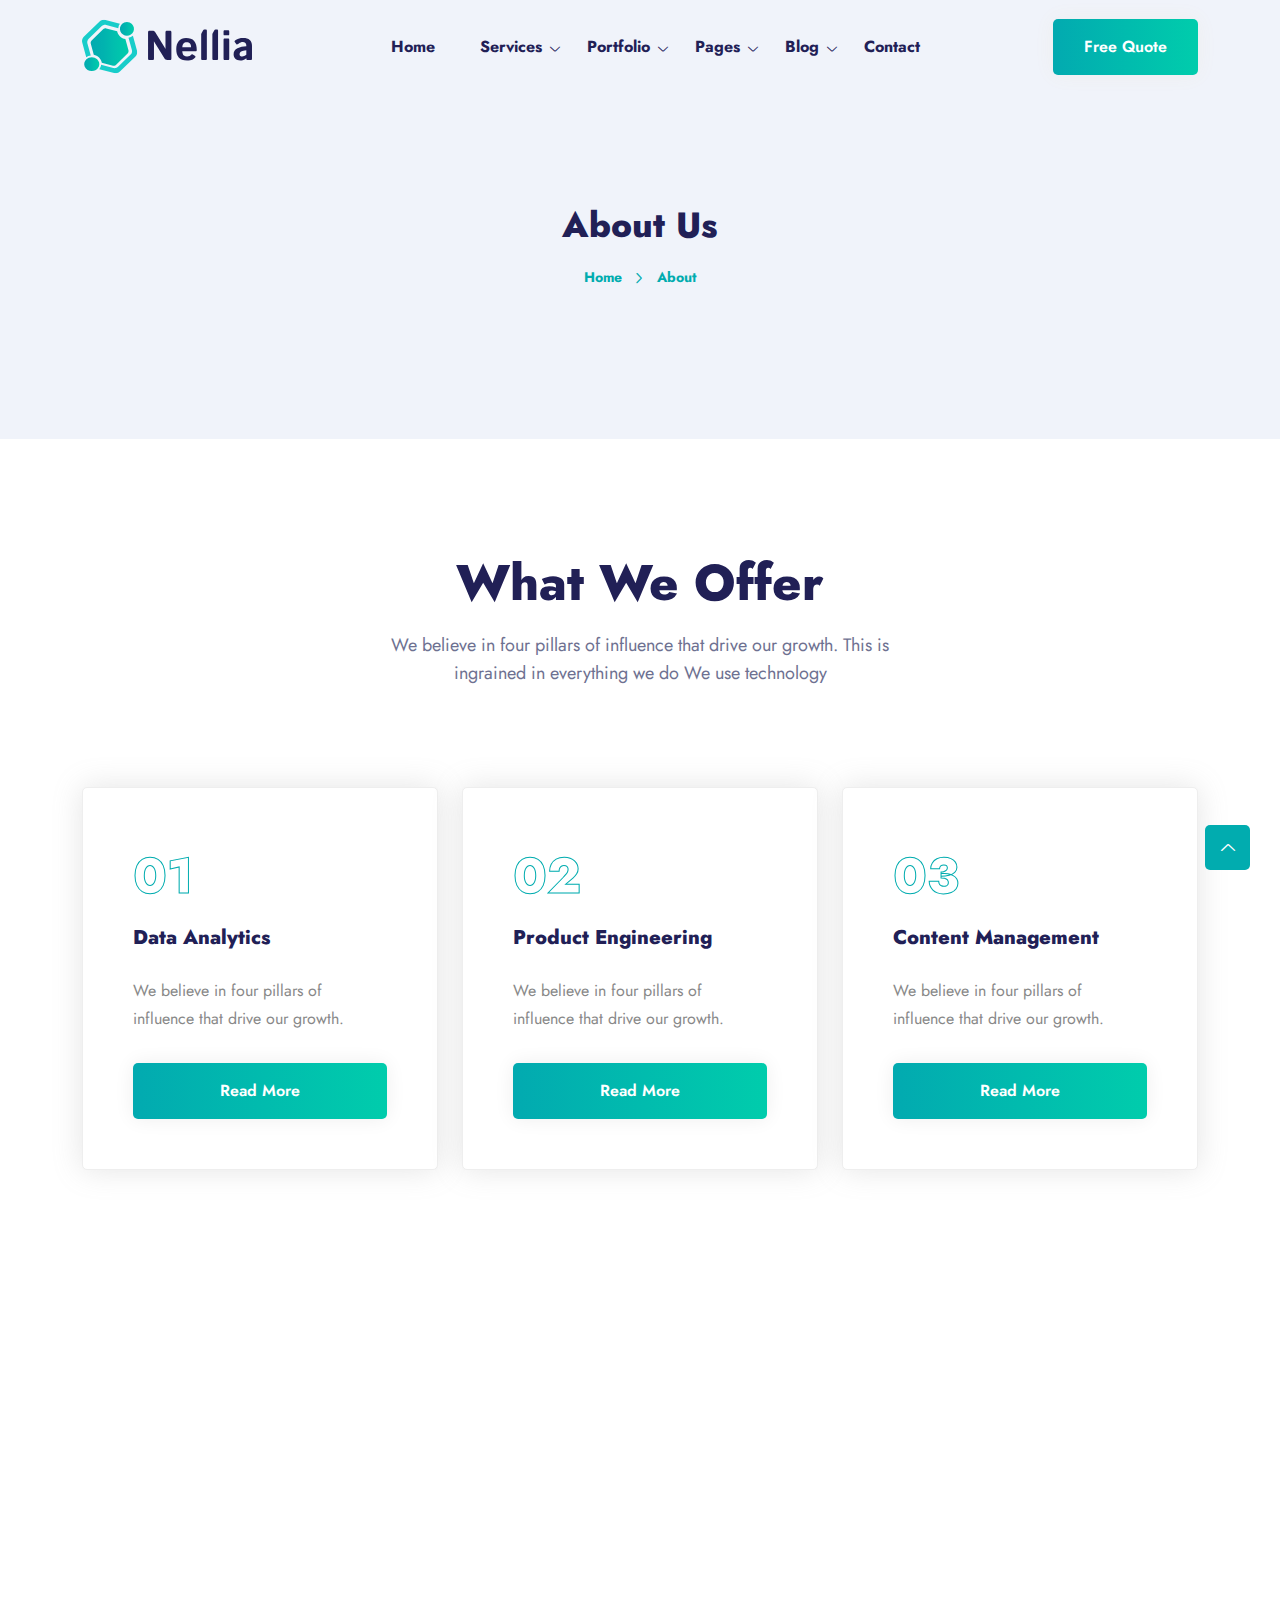
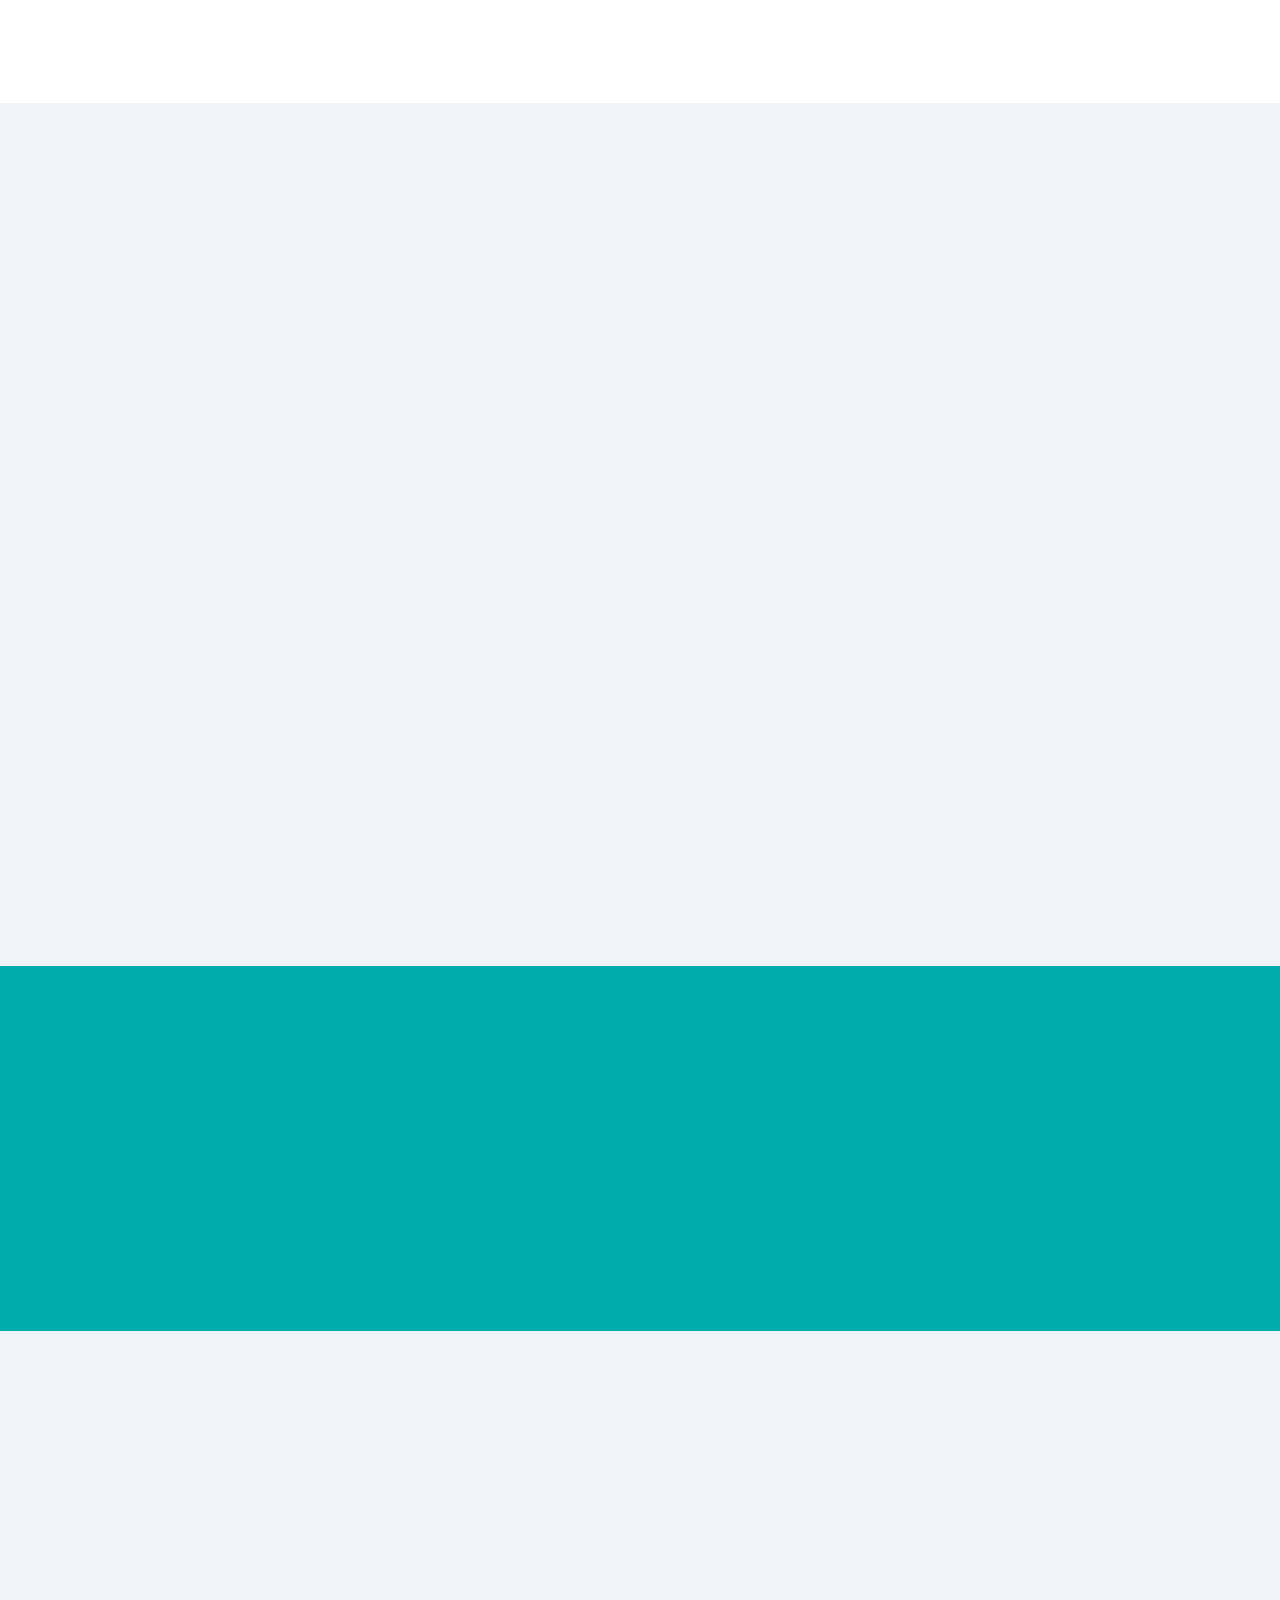
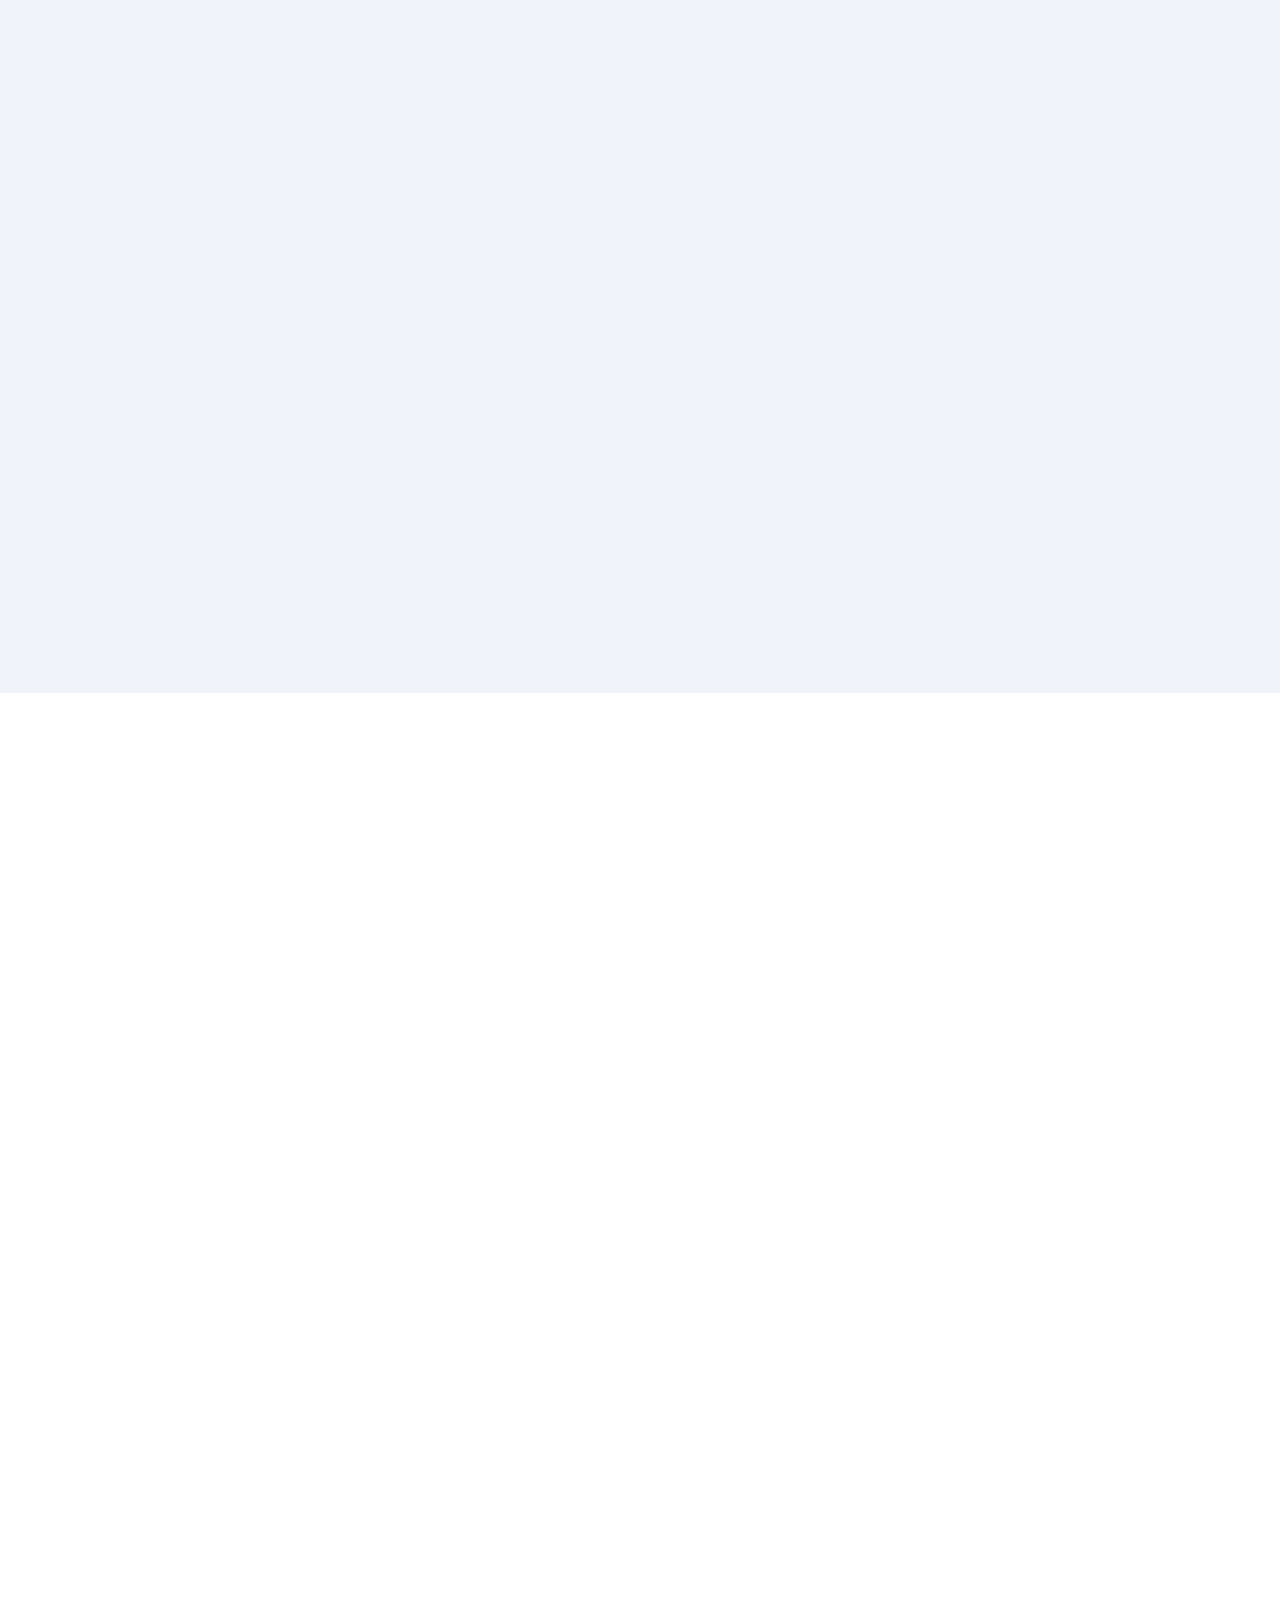
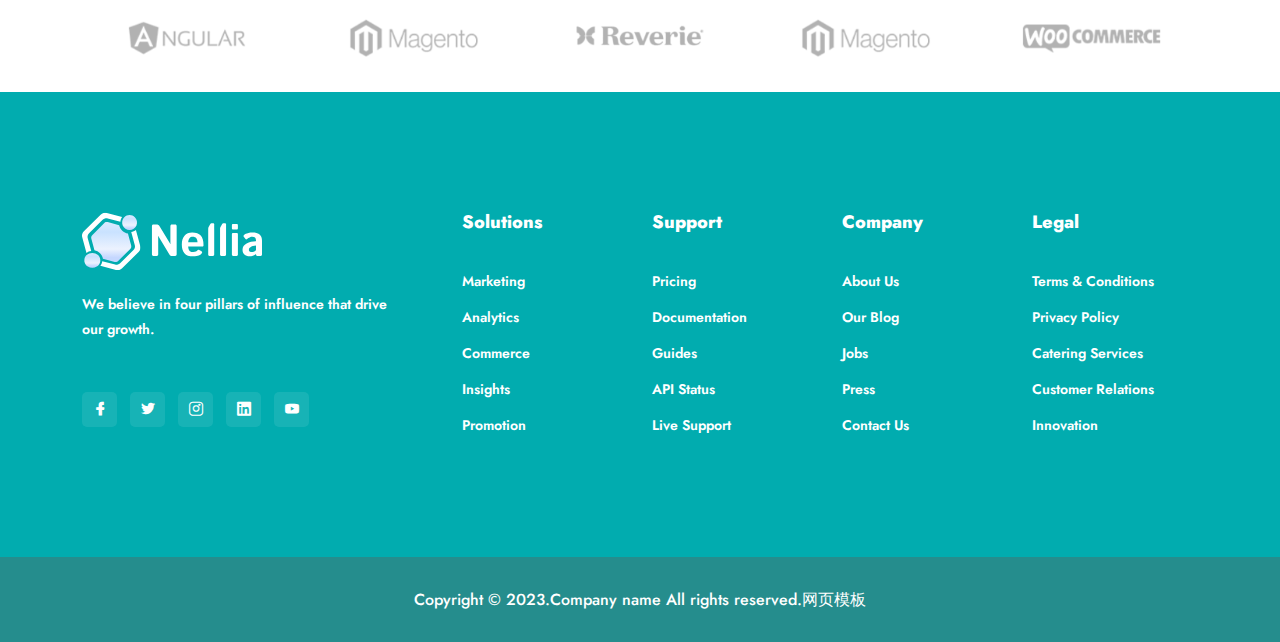
<file: about.html>
<!DOCTYPE html>
<html lang="zxx">

<head>

    <meta charset="utf-8">
    <title>Nellia - IT Solutions & Services HTML Template</title>
    <meta http-equiv="X-UA-Compatible" content="IE=edge">
    <meta name="viewport" content="width=device-width, initial-scale=1.0">
    <meta name="description" content="Nellia - IT Solutions & Services HTML Template">
    <meta name="keywords" content="	consulting, digital agency, digital business, information technology, it service, it solutions">

    <!-- Favicon -->
    

    <!-- Plugin CSS -->
    <link rel="stylesheet" href="static/css/bootstrap.min.css">
    <link rel="stylesheet" href="static/css/LineIcons.2.0.css">
    <link rel="stylesheet" href="static/css/animate.css">
    <link rel="stylesheet" href="static/css/tiny-slider.css">
    <link rel="stylesheet" href="static/css/glightbox.min.css">

    <!-- Main css -->
    <link rel="stylesheet" href="static/css/main.css">
</head>

<body>

    <!-- Preloader -->
    <div id="preloader">
        <div class="nellia-load"></div>
    </div>

    <header class="header navbar-area">
        <div class="container">
            <div class="row align-items-center">
                <div class="col-lg-12">
                    <div class="nav-inner">

                        <nav class="navbar navbar-expand-lg">
                            <a class="navbar-brand" href="index.html">
                                <img src="static/picture/logo.svg" alt="Logo">
                            </a>
                            <button class="navbar-toggler mobile-menu-btn" type="button" data-bs-toggle="collapse" data-bs-target="#navbarSupportedContent" aria-controls="navbarSupportedContent" aria-expanded="false" aria-label="Toggle navigation">
                                <span class="toggler-icon"></span>
                                <span class="toggler-icon"></span>
                                <span class="toggler-icon"></span>
                            </button>
                            <div class="collapse navbar-collapse sub-menu-bar" id="navbarSupportedContent">
                                <ul id="nav" class="navbar-nav ms-auto">
                                    <li class="nav-item">
                                        <a href="index.html" aria-label="Toggle navigation">Home</a>
                                    </li>
                                    <li class="nav-item">
                                        <a class=" dd-menu collapsed" href="#blog" data-bs-toggle="collapse" data-bs-target="#submenu-1-1" aria-controls="navbarSupportedContent" aria-expanded="false" aria-label="Toggle navigation">Services</a>
                                        <ul class="sub-menu collapse" id="submenu-1-1">
                                            <li class="nav-item"><a href="services.html">Services</a>
                                            </li>
                                            <li class="nav-item"><a href="service-details.html">Service Details</a></li>
                                        </ul>
                                    </li>
                                    <li class="nav-item">
                                        <a class=" dd-menu collapsed" href="#blog" data-bs-toggle="collapse" data-bs-target="#submenu-1-2" aria-controls="navbarSupportedContent" aria-expanded="false" aria-label="Toggle navigation">Portfolio</a>
                                        <ul class="sub-menu collapse" id="submenu-1-2">
                                            <li class="nav-item"><a href="portfolio.html">Portfolio</a>
                                            </li>
                                            <li class="nav-item"><a href="portfolio-details.html">Portfolio Details</a>
                                            </li>
                                        </ul>
                                    </li>
                                    <li class="nav-item">
                                        <a class="active dd-menu collapsed" href="#blog" data-bs-toggle="collapse" data-bs-target="#submenu-1-3" aria-controls="navbarSupportedContent" aria-expanded="false" aria-label="Toggle navigation">Pages</a>
                                        <ul class="sub-menu collapse" id="submenu-1-3">
                                            <li class="nav-item active"><a href="">About Us</a>
                                            </li>
                                            <li class="nav-item"><a href="pricing.html">Pricing</a></li>
                                            <li class="nav-item"><a href="faq.html">Faq</a></li>
                                            <li class="nav-item"><a href="404.html">404 Error</a></li>
                                        </ul>
                                    </li>
                                    <li class="nav-item">
                                        <a class=" dd-menu collapsed" href="#blog" data-bs-toggle="collapse" data-bs-target="#submenu-1-4" aria-controls="navbarSupportedContent" aria-expanded="false" aria-label="Toggle navigation">Blog</a>
                                        <ul class="sub-menu collapse" id="submenu-1-4">
                                            <li class="nav-item"><a href="blog-grid-sidebar.html">Blog Grid Sidebar</a>
                                            </li>
                                            <li class="nav-item"><a href="blog-single.html">Blog Single</a></li>
                                            <li class="nav-item"><a href="blog-single-sidebar.html">Blog Single
                                                    Sibebar</a></li>
                                        </ul>
                                    </li>
                                    <li class="nav-item">
                                        <a href="contact.html" aria-label="Toggle navigation">Contact</a>
                                    </li>
                                </ul>
                            </div>
                            <div class="button add-list-button">
                                <a href="contact.html" class="btn">Free Quote</a>
                            </div>
                        </nav>

                    </div>
                </div>
            </div>
        </div>
    </header>


    <div class="breadcrumbs">
        <div class="container">
            <div class="row">
                <div class="col-lg-8 offset-lg-2 col-md-12 col-12">
                    <div class="breadcrumbs-content">
                        <h1 class="page-title">About Us</h1>
                    </div>
                    <ul class="breadcrumb-nav">
                        <li><a href="index.html">Home</a></li>
                        <li>About</li>
                    </ul>
                </div>
            </div>
        </div>
    </div>

    <section class="services style3 section">
        <div class="container">
            <div class="row">
                <div class="col-12">
                    <div class="section-title">
                        <h2 class="wow fadeInUp" data-wow-delay=".4s">What we offer</h2>
                        <p class="wow fadeInUp" data-wow-delay=".6s">We believe in four pillars of influence that drive
                            our
                            growth. This is ingrained in everything we do We use technology
                        </p>
                    </div>
                </div>
            </div>
            <div class="single-head">
                <div class="row">
                    <div class="col-lg-4 col-md-6 col-12">
                        <div class="single-service wow fadeInUp" data-wow-delay=".2s">
                            <span class="serial">01</span>
                            <h3><a href="service-details.html">Data
                                    Analytics</a></h3>
                            <p>We believe in four pillars of influence that drive our growth.</p>
                            <div class="button">
                                <a href="service-details.html" class="btn">Read More</a>
                            </div>
                        </div>
                    </div>
                    <div class="col-lg-4 col-md-6 col-12">
                        <div class="single-service wow fadeInUp" data-wow-delay=".4s">
                            <span class="serial">02</span>
                            <h3><a href="service-details.html">Product
                                    Engineering</a></h3>
                            <p>We believe in four pillars of influence that drive our growth.</p>
                            <div class="button">
                                <a href="service-details.html" class="btn">Read More</a>
                            </div>
                        </div>
                    </div>
                    <div class="col-lg-4 col-md-6 col-12">
                        <div class="single-service wow fadeInUp" data-wow-delay=".6s">
                            <span class="serial">03</span>
                            <h3><a href="service-details.html">Content
                                    Management</a></h3>
                            <p>We believe in four pillars of influence that drive our growth.</p>
                            <div class="button">
                                <a href="service-details.html" class="btn">Read More</a>
                            </div>
                        </div>
                    </div>
                    <div class="col-lg-4 col-md-6 col-12">
                        <div class="single-service wow fadeInUp" data-wow-delay=".2s">
                            <span class="serial">04</span>
                            <h3><a href="service-details.html">Cyber
                                    Security</a></h3>
                            <p>We believe in four pillars of influence that drive our growth.</p>
                            <div class="button">
                                <a href="service-details.html" class="btn">Read More</a>
                            </div>
                        </div>
                    </div>
                    <div class="col-lg-4 col-md-6 col-12">
                        <div class="single-service wow fadeInUp" data-wow-delay=".4s">
                            <span class="serial">05</span>
                            <h3><a href="service-details.html">Mobile
                                    Platforms</a></h3>
                            <p>We believe in four pillars of influence that drive our growth.</p>
                            <div class="button">
                                <a href="service-details.html" class="btn">Read More</a>
                            </div>
                        </div>
                    </div>
                    <div class="col-lg-4 col-md-6 col-12">
                        <div class="single-service wow fadeInUp" data-wow-delay=".6s">
                            <span class="serial">06</span>
                            <h3><a href="service-details.html">Process
                                    Automation</a></h3>
                            <p>We believe in four pillars of influence that drive our growth.</p>
                            <div class="button">
                                <a href="service-details.html" class="btn">Read More</a>
                            </div>
                        </div>
                    </div>
                </div>
            </div>
        </div>
    </section>

    <section id="about" class="about section">
        <div class="container">
            <div class="row align-items-center">
                <div class="col-lg-6 col-md-12 col-12">
                    <div class="image wow fadeInLeft" data-wow-delay=".3s">
                        <img class="main-image" src="static/picture/about-image.png" alt="#">
                        <div class="img2"></div>
                    </div>
                </div>
                <div class="col-lg-6 col-md-12 col-12">
                    <div class="content wow fadeInRight" data-wow-delay=".5s">
                        <div class="heading">
                            <h2>We Help Clients Invent Their Future.</h2>
                            <p>McKinsey research has shown that 70% of buying experiences are based on how the customer
                                feels they have been treated.</p>
                        </div>
                        <div class="list">

                            <div class="single-list">
                                <i class="lni lni-bolt"></i>
                                <h4>An infinite number of features</h4>
                                <p>We work on diverse projects for top brands as well as for cool startups.</p>
                            </div>


                            <div class="single-list">
                                <i class="lni lni-grid-alt"></i>
                                <h4>Design that is breathtaking</h4>
                                <p>We work on diverse projects for top brands as well as for cool startups.</p>
                            </div>

                        </div>
                    </div>
                </div>
            </div>
        </div>
    </section>


    <section class="our-achievement section">
        <div class="container">
            <div class="row">
                <div class="col-lg-3 col-md-3 col-12">
                    <div class="single-achievement wow fadeInUp" data-wow-delay=".2s">
                        <div class="achievement-icon">
                            <i class="lni lni-thumbs-up"></i>
                        </div>
                        <h3 class="counter"><span id="secondo1" class="countup">100</span>%</h3>
                        <p>Satisfaction</p>
                    </div>
                </div>
                <div class="col-lg-3 col-md-3 col-12">
                    <div class="single-achievement wow fadeInUp" data-wow-delay=".4s">
                        <div class="achievement-icon">
                            <i class="lni lni-users"></i>
                        </div>
                        <h3 class="counter"><span id="secondo2" class="countup">120</span>K</h3>
                        <p>Happy Clients</p>
                    </div>
                </div>
                <div class="col-lg-3 col-md-3 col-12">
                    <div class="single-achievement wow fadeInUp" data-wow-delay=".6s">
                        <div class="achievement-icon">
                            <i class="lni lni-investment"></i>
                        </div>
                        <h3 class="counter"><span id="secondo3" class="countup">500</span>k+</h3>
                        <p>Investments</p>
                    </div>
                </div>
                <div class="col-lg-3 col-md-3 col-12">
                    <div class="single-achievement wow fadeInUp" data-wow-delay=".6s">
                        <div class="achievement-icon">
                            <i class="lni lni-cup"></i>
                        </div>
                        <h3 class="counter"><span id="secondo3" class="countup">50</span>+</h3>
                        <p>Winning Award</p>
                    </div>
                </div>
            </div>
        </div>
    </section>


    <section id="pricing" class="pricing-table section">
        <div class="container">
            <div class="row">
                <div class="col-12">
                    <div class="section-title">
                        <h2 class="wow fadeInUp" data-wow-delay=".4s">Pricing Plan</h2>
                        <p class="wow fadeInUp" data-wow-delay=".6s">We believe in four pillars of influence that drive
                            our
                            growth. This is ingrained in everything we do We use technology.</p>
                    </div>
                </div>
            </div>
            <div class="row">
                <div class="col-lg-4 col-md-6 col-12">

                    <div class="single-table wow fadeInUp" data-wow-delay=".4s">

                        <div class="table-head">
                            <h4 class="title">Basic Plan</h4>
                            <p>Start-up basics for any business</p>
                            <div class="price">
                                <h2 class="amount">$27.99<span class="duration">/mo</span></h2>
                            </div>
                        </div>


                        <div class="table-content">

                            <ul class="table-list">
                                <li><i class="lni lni-checkmark-circle"></i> Ad Management</li>
                                <li><i class="lni lni-checkmark-circle"></i>Live Chat</li>
                                <li><i class="lni lni-checkmark-circle"></i>Conversational Bots</li>
                                <li><i class="lni lni-checkmark-circle"></i>Multi-Language Content</li>
                            </ul>

                            <div class="button">
                                <a href="#" class="btn">Get Started</a>
                            </div>
                        </div>

                    </div>

                </div>
                <div class="col-lg-4 col-md-6 col-12">

                    <div class="single-table wow fadeInUp" data-wow-delay=".6s">

                        <div class="table-head">
                            <h4 class="title">Silver Plan</h4>
                            <p>Start-up basics for any business</p>
                            <div class="price">
                                <h2 class="amount">$37.99<span class="duration">/mo</span></h2>
                            </div>
                        </div>


                        <div class="table-content">

                            <ul class="table-list">
                                <li><i class="lni lni-checkmark-circle"></i> Ad Management</li>
                                <li><i class="lni lni-checkmark-circle"></i>Live Chat</li>
                                <li><i class="lni lni-checkmark-circle"></i>Conversational Bots</li>
                                <li><i class="lni lni-checkmark-circle"></i>Multi-Language Content</li>
                            </ul>

                            <div class="button">
                                <a href="#" class="btn">Get Started</a>
                            </div>
                        </div>

                    </div>

                </div>
                <div class="col-lg-4 col-md-6 col-12">

                    <div class="single-table wow fadeInUp" data-wow-delay=".8s">

                        <div class="table-head">
                            <h4 class="title">Gold Plan</h4>
                            <p>Start-up basics for any business</p>
                            <div class="price">
                                <h2 class="amount">$47.99<span class="duration">/mo</span></h2>
                            </div>
                        </div>


                        <div class="table-content">

                            <ul class="table-list">
                                <li><i class="lni lni-checkmark-circle"></i> Ad Management</li>
                                <li><i class="lni lni-checkmark-circle"></i>Live Chat</li>
                                <li><i class="lni lni-checkmark-circle"></i>Conversational Bots</li>
                                <li><i class="lni lni-checkmark-circle"></i>Multi-Language Content</li>
                            </ul>

                            <div class="button">
                                <a href="#" class="btn">Get Started</a>
                            </div>
                        </div>

                    </div>

                </div>
            </div>
        </div>
    </section>

    <section id="team" class="team section">
        <div class="container">
            <div class="row">
                <div class="col-12">
                    <div class="section-title">
                        <h2 class="wow fadeInUp" data-wow-delay=".4s">Our dedicated team</h2>
                        <p class="wow fadeInUp" data-wow-delay=".6s">We believe in four pillars of influence that drive
                            our
                            growth. This is ingrained in everything we do We use technology.</p>
                    </div>
                </div>
            </div>
            <div class="row">

                <div class="col-lg-3 col-md-6 col-12">
                    <div class="single-team wow fadeInUp" data-wow-delay=".2s">

                        <div class="image">
                            <img src="static/picture/team1.jpg" alt="#">

                            <ul class="social">
                                <li><a href="#"><i class="lni lni-facebook-filled"></i></a></li>
                                <li><a href="#"><i class="lni lni-twitter-original"></i></a></li>
                                <li><a href="#"><i class="lni lni-linkedin-original"></i></a></li>
                                <li><a href="#"><i class="lni lni-behance-original"></i></a></li>
                            </ul>

                        </div>

                        <div class="info-head">

                            <div class="info-box">
                                <h4 class="name"><a href="#">Gomez Alvez</a></h4>
                                <span class="designation">Digital Marketer</span>
                            </div>

                        </div>
                    </div>
                </div>

                <div class="col-lg-3 col-md-6 col-12">
                    <div class="single-team wow fadeInUp" data-wow-delay=".4s">

                        <div class="image">
                            <img src="static/picture/team2.jpg" alt="#">

                            <ul class="social">
                                <li><a href="#"><i class="lni lni-facebook-filled"></i></a></li>
                                <li><a href="#"><i class="lni lni-twitter-original"></i></a></li>
                                <li><a href="#"><i class="lni lni-linkedin-original"></i></a></li>
                                <li><a href="#"><i class="lni lni-behance-original"></i></a></li>
                            </ul>

                        </div>

                        <div class="info-head">

                            <div class="info-box">
                                <h4 class="name"><a href="#">Oliver Leo</a></h4>
                                <span class="designation">Markeitng</span>
                            </div>

                        </div>
                    </div>
                </div>

                <div class="col-lg-3 col-md-6 col-12">
                    <div class="single-team wow fadeInUp" data-wow-delay=".6s">

                        <div class="image">
                            <img src="static/picture/team3.jpg" alt="#">

                            <ul class="social">
                                <li><a href="#"><i class="lni lni-facebook-filled"></i></a></li>
                                <li><a href="#"><i class="lni lni-twitter-original"></i></a></li>
                                <li><a href="#"><i class="lni lni-linkedin-original"></i></a></li>
                                <li><a href="#"><i class="lni lni-behance-original"></i></a></li>
                            </ul>

                        </div>

                        <div class="info-head">

                            <div class="info-box">
                                <h4 class="name"><a href="#">Freddie Archie</a></h4>
                                <span class="designation">Web Developer</span>
                            </div>

                        </div>
                    </div>
                </div>

                <div class="col-lg-3 col-md-6 col-12">
                    <div class="single-team wow fadeInUp" data-wow-delay=".8s">

                        <div class="image">
                            <img src="static/picture/team4.jpg" alt="#">

                            <ul class="social">
                                <li><a href="#"><i class="lni lni-facebook-filled"></i></a></li>
                                <li><a href="#"><i class="lni lni-twitter-original"></i></a></li>
                                <li><a href="#"><i class="lni lni-linkedin-original"></i></a></li>
                                <li><a href="#"><i class="lni lni-behance-original"></i></a></li>
                            </ul>

                        </div>

                        <div class="info-head">

                            <div class="info-box">
                                <h4 class="name"><a href="#">Harry Jack</a></h4>
                                <span class="designation">SEO Expert</span>
                            </div>

                        </div>
                    </div>
                </div>

            </div>
        </div>
    </section>


    <div class="client-logo-section">
        <div class="container">
            <div class="client-logo-wrapper">
                <div class="client-logo-carousel d-flex align-items-center justify-content-between">
                    <div class="client-logo">
                        <img src="static/picture/client-1.svg" alt="#">
                    </div>
                    <div class="client-logo">
                        <img src="static/picture/client-2.svg" alt="#">
                    </div>
                    <div class="client-logo">
                        <img src="static/picture/client-3.svg" alt="#">
                    </div>
                    <div class="client-logo">
                        <img src="static/picture/client-2.svg" alt="#">
                    </div>
                    <div class="client-logo">
                        <img src="static/picture/client-5.svg" alt="#">
                    </div>
                    <div class="client-logo">
                        <img src="static/picture/client-6.svg" alt="#">
                    </div>
                </div>
            </div>
        </div>
    </div>


    <footer class="footer">

        <div class="footer-top">
            <div class="container">
                <div class="row">
                    <div class="col-lg-4 col-md-4 col-12">

                        <div class="single-footer f-about">
                            <div class="logo">
                                <a href="index.html">
                                    <img src="static/picture/white-logo.svg" alt="#">
                                </a>
                            </div>
                            <p>We believe in four pillars of influence that drive our
                                growth.</p>
                            <ul class="social">
                                <li><a href="#"><i class="lni lni-facebook-filled"></i></a></li>
                                <li><a href="#"><i class="lni lni-twitter-original"></i></a></li>
                                <li><a href="#"><i class="lni lni-instagram"></i></a></li>
                                <li><a href="#"><i class="lni lni-linkedin-original"></i></a></li>
                                <li><a href="#"><i class="lni lni-youtube"></i></a></li>
                            </ul>
                        </div>

                    </div>
                    <div class="col-lg-8 col-md-8 col-12">
                        <div class="row">
                            <div class="col-lg-3 col-md-6 col-12">

                                <div class="single-footer f-link">
                                    <h3>Solutions</h3>
                                    <ul>
                                        <li><a href="#">Marketing</a></li>
                                        <li><a href="#">Analytics</a></li>
                                        <li><a href="#">Commerce</a></li>
                                        <li><a href="#">Insights</a></li>
                                        <li><a href="#">Promotion</a></li>
                                    </ul>
                                </div>

                            </div>
                            <div class="col-lg-3 col-md-6 col-12">

                                <div class="single-footer f-link">
                                    <h3>Support</h3>
                                    <ul>
                                        <li><a href="#">Pricing</a></li>
                                        <li><a href="#">Documentation</a></li>
                                        <li><a href="#">Guides</a></li>
                                        <li><a href="#">API Status</a></li>
                                        <li><a href="#">Live Support</a></li>
                                    </ul>
                                </div>

                            </div>
                            <div class="col-lg-3 col-md-6 col-12">

                                <div class="single-footer f-link">
                                    <h3>Company</h3>
                                    <ul>
                                        <li><a href="#">About Us</a></li>
                                        <li><a href="#">Our Blog</a></li>
                                        <li><a href="#">Jobs</a></li>
                                        <li><a href="#">Press</a></li>
                                        <li><a href="#">Contact Us</a></li>
                                    </ul>
                                </div>

                            </div>
                            <div class="col-lg-3 col-md-6 col-12">

                                <div class="single-footer f-link">
                                    <h3>Legal</h3>
                                    <ul>
                                        <li><a href="#">Terms & Conditions</a></li>
                                        <li><a href="#">Privacy Policy</a></li>
                                        <li><a href="#">Catering Services</a></li>
                                        <li><a href="#">Customer Relations</a></li>
                                        <li><a href="#">Innovation</a></li>
                                    </ul>
                                </div>

                            </div>
                        </div>
                    </div>
                </div>
            </div>
        </div>

        <div class="copyright-area">
            <div class="container">
                <div class="row">
                    <div class="col-12">
                        <p class="copyright-text">Copyright &copy; 2023.Company name All rights reserved.<a target="_blank" href="https://www.php.cn/">&#x7F51;&#x9875;&#x6A21;&#x677F;</a></p>
                    </div>
                </div>
            </div>
        </div>
    </footer>


    <a href="#" class="scroll-top">
        <i class="lni lni-chevron-up"></i>
    </a>

    <!-- javascript -->
    <script src="static/js/bootstrap.min.js"></script>
    <script src="static/js/wow.min.js"></script>
    <script src="static/js/tiny-slider.js"></script>
    <script src="static/js/glightbox.min.js"></script>
    <script src="static/js/count-up.min.js"></script>
    <script src="static/js/imagesloaded.min.js"></script>
    <script src="static/js/isotope.min.js"></script>
    <script src="static/js/main.js"></script>
</body>


</html>
</file>
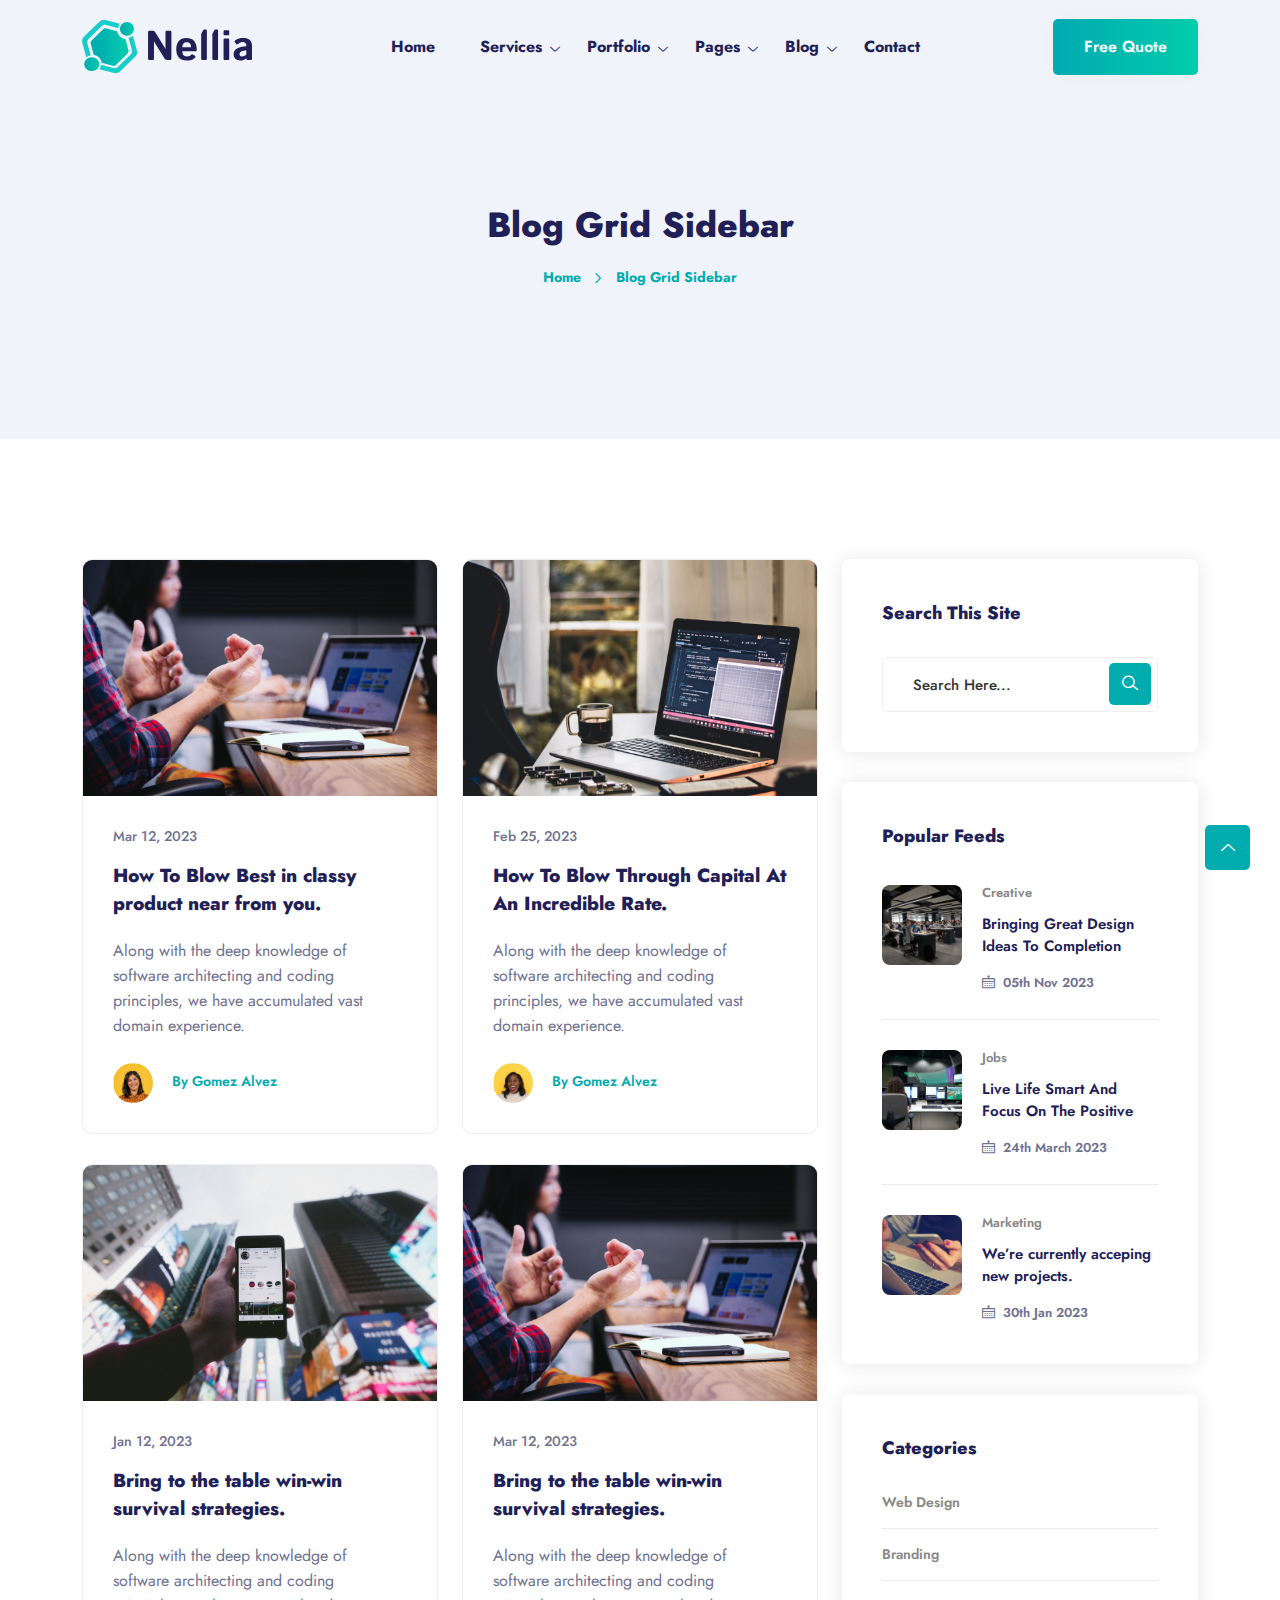
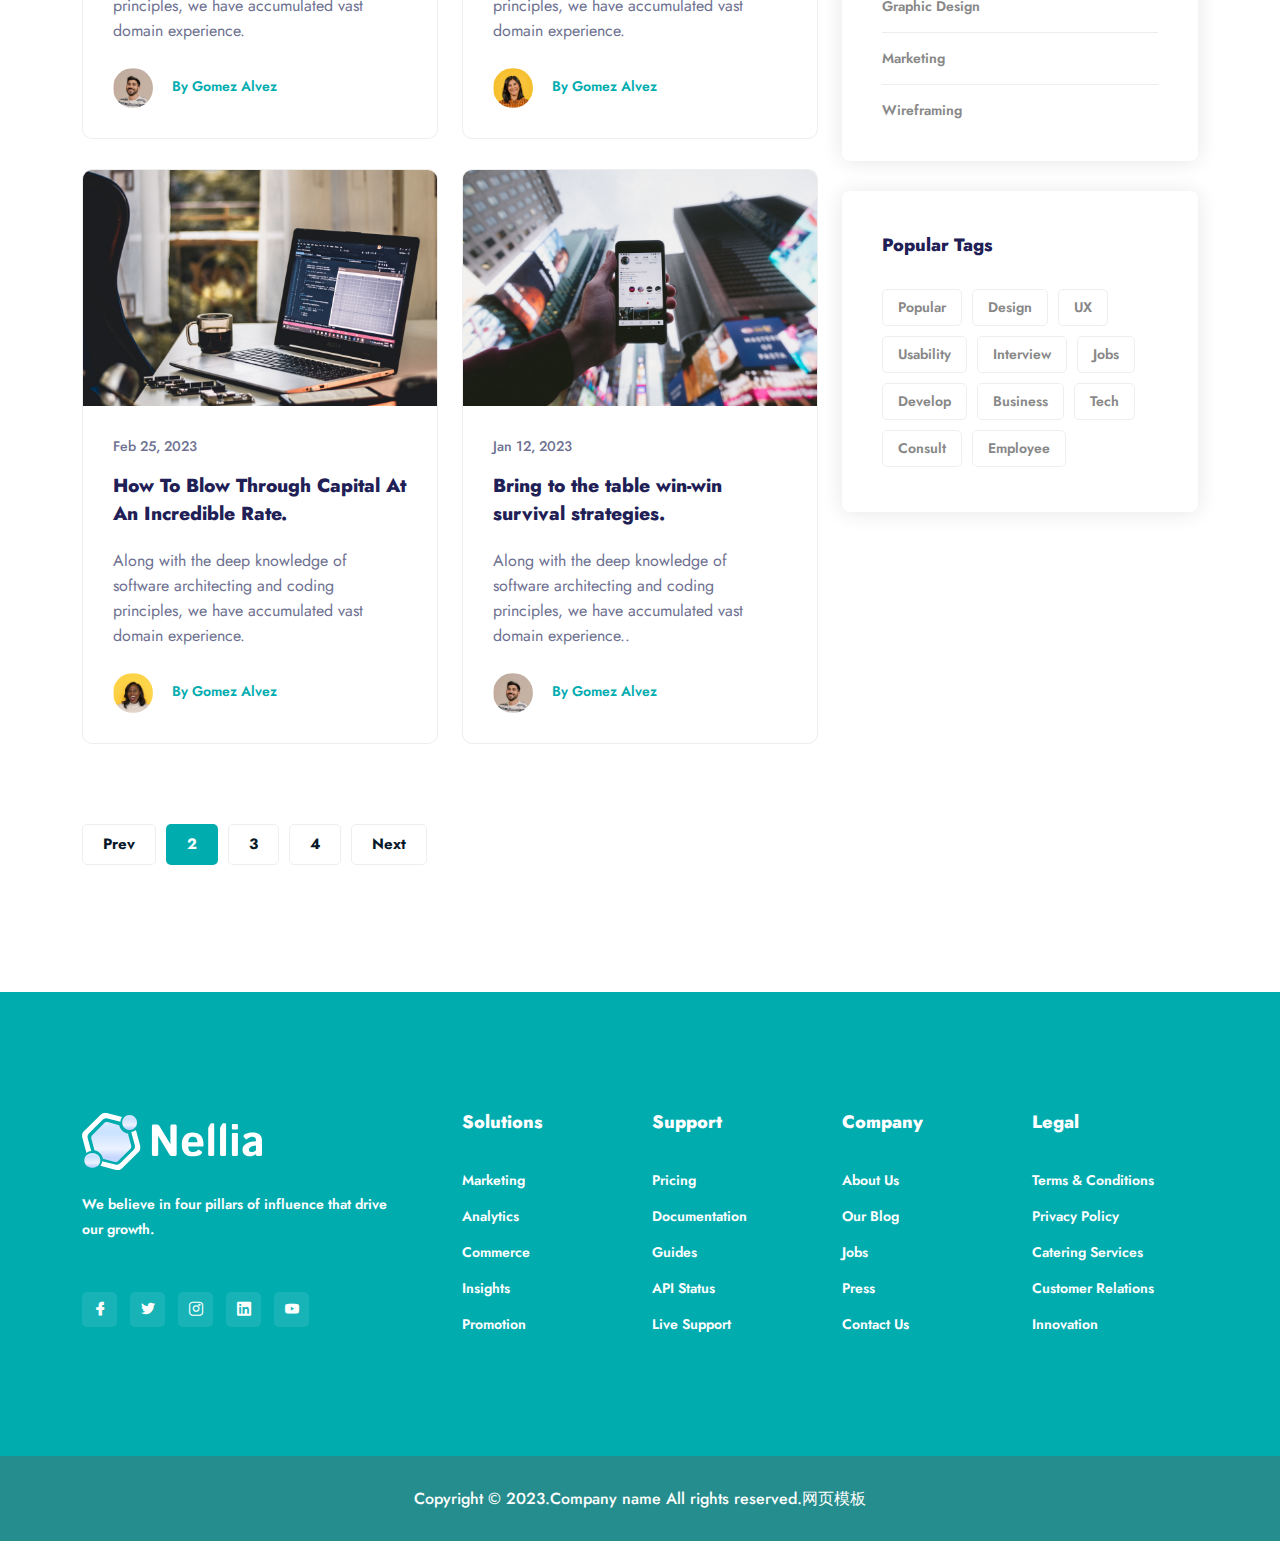
<file: blog-grid-sidebar.html>
<!DOCTYPE html>
<html lang="zxx">

<head>

  <meta charset="utf-8">
  <title>Nellia - IT Solutions & Services HTML Template</title>
  <meta http-equiv="X-UA-Compatible" content="IE=edge">
  <meta name="viewport" content="width=device-width, initial-scale=1.0">
  <meta name="description" content="Nellia - IT Solutions & Services HTML Template">
  <meta name="keywords" content="	consulting, digital agency, digital business, information technology, it service, it solutions">

  <!-- Favicon -->
  

  <!-- Plugin CSS -->
  <link rel="stylesheet" href="static/css/bootstrap.min.css">
  <link rel="stylesheet" href="static/css/LineIcons.2.0.css">
  <link rel="stylesheet" href="static/css/animate.css">
  <link rel="stylesheet" href="static/css/tiny-slider.css">
  <link rel="stylesheet" href="static/css/glightbox.min.css">

  <!-- Main css -->
  <link rel="stylesheet" href="static/css/main.css">
</head>

<body>

  <!-- Preloader -->
  <div id="preloader">
    <div class="nellia-load"></div>
  </div>

  <header class="header navbar-area">
    <div class="container">
      <div class="row align-items-center">
        <div class="col-lg-12">
          <div class="nav-inner">

            <nav class="navbar navbar-expand-lg">
              <a class="navbar-brand" href="index.html">
                <img src="static/picture/logo.svg" alt="Logo">
              </a>
              <button class="navbar-toggler mobile-menu-btn" type="button" data-bs-toggle="collapse" data-bs-target="#navbarSupportedContent" aria-controls="navbarSupportedContent" aria-expanded="false" aria-label="Toggle navigation">
                <span class="toggler-icon"></span>
                <span class="toggler-icon"></span>
                <span class="toggler-icon"></span>
              </button>
              <div class="collapse navbar-collapse sub-menu-bar" id="navbarSupportedContent">
                <ul id="nav" class="navbar-nav ms-auto">
                  <li class="nav-item">
                    <a href="index.html" aria-label="Toggle navigation">Home</a>
                  </li>
                  <li class="nav-item">
                    <a class=" dd-menu collapsed" href="#blog" data-bs-toggle="collapse" data-bs-target="#submenu-1-1" aria-controls="navbarSupportedContent" aria-expanded="false" aria-label="Toggle navigation">Services</a>
                    <ul class="sub-menu collapse" id="submenu-1-1">
                      <li class="nav-item"><a href="services.html">Services</a>
                      </li>
                      <li class="nav-item"><a href="service-details.html">Service Details</a></li>
                    </ul>
                  </li>
                  <li class="nav-item">
                    <a class=" dd-menu collapsed" href="#blog" data-bs-toggle="collapse" data-bs-target="#submenu-1-2" aria-controls="navbarSupportedContent" aria-expanded="false" aria-label="Toggle navigation">Portfolio</a>
                    <ul class="sub-menu collapse" id="submenu-1-2">
                      <li class="nav-item"><a href="portfolio.html">Portfolio</a>
                      </li>
                      <li class="nav-item"><a href="portfolio-details.html">Portfolio Details</a>
                      </li>
                    </ul>
                  </li>
                  <li class="nav-item">
                    <a class=" dd-menu collapsed" href="#blog" data-bs-toggle="collapse" data-bs-target="#submenu-1-3" aria-controls="navbarSupportedContent" aria-expanded="false" aria-label="Toggle navigation">Pages</a>
                    <ul class="sub-menu collapse" id="submenu-1-3">
                      <li class="nav-item"><a href="about.html">About Us</a>
                      </li>
                      <li class="nav-item"><a href="pricing.html">Pricing</a></li>
                      <li class="nav-item"><a href="faq.html">Faq</a></li>
                      <li class="nav-item"><a href="404.html">404 Error</a></li>
                    </ul>
                  </li>
                  <li class="nav-item">
                    <a class="active dd-menu collapsed" href="#blog" data-bs-toggle="collapse" data-bs-target="#submenu-1-4" aria-controls="navbarSupportedContent" aria-expanded="false" aria-label="Toggle navigation">Blog</a>
                    <ul class="sub-menu collapse" id="submenu-1-4">
                      <li class="nav-item active"><a href="">Blog Grid
                          Sidebar</a>
                      </li>
                      <li class="nav-item"><a href="blog-single.html">Blog Single</a></li>
                      <li class="nav-item"><a href="blog-single-sidebar.html">Blog Single
                          Sibebar</a></li>
                    </ul>
                  </li>
                  <li class="nav-item">
                    <a href="contact.html" aria-label="Toggle navigation">Contact</a>
                  </li>
                </ul>
              </div>
              <div class="button add-list-button">
                <a href="contact.html" class="btn">Free Quote</a>
              </div>
            </nav>

          </div>
        </div>
      </div>
    </div>
  </header>


  <div class="breadcrumbs">
    <div class="container">
      <div class="row">
        <div class="col-lg-8 offset-lg-2 col-md-12 col-12">
          <div class="breadcrumbs-content">
            <h1 class="page-title">Blog Grid Sidebar</h1>
          </div>
          <ul class="breadcrumb-nav">
            <li><a href="index.html">Home</a></li>
            <li>Blog Grid Sidebar</li>
          </ul>
        </div>
      </div>
    </div>
  </div>


  <section class="section blog-section blog-list">
    <div class="container">
      <div class="row">
        <div class="col-lg-8 col-md-12 col-12">
          <div class="row">
            <div class="col-lg-6 col-md-6 col-12">

              <div class="single-blog">
                <div class="blog-img">
                  <a href="blog-single-sidebar.html"><img class="thumb" src="static/picture/blog-grid1.jpg" alt="#"></a>
                </div>
                <div class="blog-content">
                  <span class="date">Mar 12, 2023</span>
                  <h4 class="title"><a href="blog-single-sidebar.html">How To Blow Best in classy product near from you.</a></h4>
                  <p>Along with the deep knowledge of software architecting and coding principles, we have accumulated vast domain
                  experience.</p>
                  <div class="meta-details">
                    <a href="#"><img src="static/picture/comment1.jpg" alt="#">
                      <span>By Gomez Alvez
                      </span></a>
                  </div>
                </div>
              </div>

            </div>
            <div class="col-lg-6 col-md-6 col-12">

              <div class="single-blog">
                <div class="blog-img">
                  <a href="blog-single-sidebar.html"><img class="thumb" src="static/picture/blog-grid2.jpg" alt="#"></a>
                </div>
                <div class="blog-content">
                  <span class="date">Feb 25, 2023</span>
                  <h4 class="title"><a href="blog-single-sidebar.html">How To Blow Through Capital At
                      An
                      Incredible Rate.</a></h4>
                  <p>Along with the deep knowledge of software architecting and coding principles, we have accumulated
                    vast domain experience.</p>
                  <div class="meta-details">
                    <a href="#"><img src="static/picture/comment2.jpg" alt="#">
                      <span>By Gomez Alvez
                      </span></a>
                  </div>
                </div>
              </div>

            </div>
            <div class="col-lg-6 col-md-6 col-12">

              <div class="single-blog">
                <div class="blog-img">
                  <a href="blog-single-sidebar.html"><img class="thumb" src="static/picture/blog-grid3.jpg" alt="#"></a>
                </div>
                <div class="blog-content">
                  <span class="date">Jan 12, 2023</span>
                  <h4 class="title"><a href="blog-single-sidebar.html">Bring to the table win-win
                      survival
                      strategies.</a></h4>
                  <p>Along with the deep knowledge of software architecting and coding principles, we have accumulated
                    vast domain
                    experience.</p>
                  <div class="meta-details">
                    <a href="#"><img src="static/picture/comment3.jpg" alt="#">
                      <span>By Gomez Alvez
                      </span></a>
                  </div>
                </div>
              </div>

            </div>
            <div class="col-lg-6 col-md-6 col-12">

              <div class="single-blog">
                <div class="blog-img">
                  <a href="blog-single-sidebar.html"><img class="thumb" src="static/picture/blog-grid1.jpg" alt="#"></a>
                </div>
                <div class="blog-content">
                  <span class="date">Mar 12, 2023</span>
                  <h4 class="title"><a href="blog-single-sidebar.html">Bring to the table win-win
                      survival
                      strategies.</a></h4>
                  <p>Along with the deep knowledge of software architecting and coding principles, we have accumulated
                    vast domain
                    experience.</p>
                  <div class="meta-details">
                    <a href="#"><img src="static/picture/comment1.jpg" alt="#">
                      <span>By Gomez Alvez
                      </span></a>
                  </div>
                </div>
              </div>

            </div>
            <div class="col-lg-6 col-md-6 col-12">

              <div class="single-blog">
                <div class="blog-img">
                  <a href="blog-single-sidebar.html"><img class="thumb" src="static/picture/blog-grid2.jpg" alt="#"></a>
                </div>
                <div class="blog-content">
                  <span class="date">Feb 25, 2023</span>
                  <h4 class="title"><a href="blog-single-sidebar.html">How To Blow Through Capital At
                      An
                      Incredible Rate.</a></h4>
                  <p>Along with the deep knowledge of software architecting and coding principles, we have accumulated
                    vast domain
                    experience.</p>
                  <div class="meta-details">
                    <a href="#"><img src="static/picture/comment2.jpg" alt="#">
                      <span>By Gomez Alvez
                      </span></a>
                  </div>
                </div>
              </div>

            </div>
            <div class="col-lg-6 col-md-6 col-12">

              <div class="single-blog">
                <div class="blog-img">
                  <a href="blog-single-sidebar.html"><img class="thumb" src="static/picture/blog-grid3.jpg" alt="#"></a>
                </div>
                <div class="blog-content">
                  <span class="date">Jan 12, 2023</span>
                  <h4 class="title"><a href="blog-single-sidebar.html">Bring to the table win-win
                      survival
                      strategies.</a></h4>
                  <p>Along with the deep knowledge of software architecting and coding principles, we have accumulated
                    vast domain
                    experience..</p>
                  <div class="meta-details">
                    <a href="#"><img src="static/picture/comment3.jpg" alt="#">
                      <span>By Gomez Alvez
                      </span></a>
                  </div>
                </div>
              </div>

            </div>
          </div>

          <div class="pagination left blog-grid-page">
            <ul class="pagination-list">
              <li><a href="#">Prev</a></li>
              <li class="active"><a href="#">2</a></li>
              <li><a href="#">3</a></li>
              <li><a href="#">4</a></li>
              <li><a href="#">Next</a></li>
            </ul>
          </div>

        </div>
        <aside class="col-lg-4 col-md-12 col-12">
          <div class="sidebar blog-grid-page">

            <div class="widget search-widget">
              <h5 class="widget-title">Search This Site</h5>
              <form action="#">
                <input type="text" placeholder="Search Here...">
                <button type="submit"><i class="lni lni-search-alt"></i></button>
              </form>
            </div>


            <div class="widget popular-feeds">
              <h5 class="widget-title">Popular Feeds</h5>
              <div class="popular-feed-loop">
                <div class="single-popular-feed">
                  <div class="feed-desc">
                    <a class="feed-img" href="blog-single-sidebar.html">
                      <img src="static/picture/blog-sidebar-1.jpg" alt="#">
                    </a>
                    <a href="#" class="cetagory">Creative</a>
                    <h6 class="post-title"><a href="blog-single-sidebar.html">Bringing Great Design
                        Ideas To Completion</a></h6>
                    <span class="time"><i class="lni lni-calendar"></i> 05th Nov 2023</span>
                  </div>
                </div>
                <div class="single-popular-feed">
                  <div class="feed-desc">
                    <a class="feed-img" href="blog-single-sidebar.html">
                      <img src="static/picture/blog-sidebar-2.jpg" alt="#">
                    </a>
                    <a href="#" class="cetagory">Jobs</a>
                    <h6 class="post-title"><a href="blog-single-sidebar.html">Live Life Smart And
                        Focus On The Positive</a></h6>
                    <span class="time"><i class="lni lni-calendar"></i> 24th March 2023</span>
                  </div>
                </div>
                <div class="single-popular-feed">
                  <div class="feed-desc">
                    <a class="feed-img" href="blog-single-sidebar.html">
                      <img src="static/picture/blog-sidebar-3.jpg" alt="#">
                    </a>
                    <a href="#" class="cetagory">Marketing</a>
                    <h6 class="post-title"><a href="blog-single-sidebar.html">We’re currently
                        acceping new projects.</a></h6>
                    <span class="time"><i class="lni lni-calendar"></i> 30th Jan 2023</span>
                  </div>
                </div>
              </div>
            </div>


            <div class="widget categories-widget">
              <h5 class="widget-title">Categories</h5>
              <ul class="custom">
                <li>
                  <a href="#">Web Design</a>
                </li>
                <li>
                  <a href="#">Branding</a>
                </li>
                <li>
                  <a href="#">Graphic Design</a>
                </li>
                <li>
                  <a href="#">Marketing</a>
                </li>
                <li>
                  <a href="#">Wireframing</a>
                </li>
              </ul>
            </div>


            <div class="widget popular-tag-widget">
              <h5 class="widget-title">Popular Tags</h5>
              <div class="tags">
                <a href="#">Popular</a>
                <a href="#">Design</a>
                <a href="#">UX</a>
                <a href="#">Usability</a>
                <a href="#">Interview</a>
                <a href="#">Jobs</a>
                <a href="#">Develop</a>
                <a href="#">Business</a>
                <a href="#">Tech</a>
                <a href="#">Consult</a>
                <a href="#">Employee</a>
              </div>
            </div>


          </div>
        </aside>
      </div>
    </div>
  </section>


  <footer class="footer">

    <div class="footer-top">
      <div class="container">
        <div class="row">
          <div class="col-lg-4 col-md-4 col-12">

            <div class="single-footer f-about">
              <div class="logo">
                <a href="index.html">
                  <img src="static/picture/white-logo.svg" alt="#">
                </a>
              </div>
              <p>We believe in four pillars of influence that drive our growth.</p>
              <ul class="social">
                <li><a href="#"><i class="lni lni-facebook-filled"></i></a></li>
                <li><a href="#"><i class="lni lni-twitter-original"></i></a></li>
                <li><a href="#"><i class="lni lni-instagram"></i></a></li>
                <li><a href="#"><i class="lni lni-linkedin-original"></i></a></li>
                <li><a href="#"><i class="lni lni-youtube"></i></a></li>
              </ul>
            </div>

          </div>
          <div class="col-lg-8 col-md-8 col-12">
            <div class="row">
              <div class="col-lg-3 col-md-6 col-12">

                <div class="single-footer f-link">
                  <h3>Solutions</h3>
                  <ul>
                    <li><a href="#">Marketing</a></li>
                    <li><a href="#">Analytics</a></li>
                    <li><a href="#">Commerce</a></li>
                    <li><a href="#">Insights</a></li>
                    <li><a href="#">Promotion</a></li>
                  </ul>
                </div>

              </div>
              <div class="col-lg-3 col-md-6 col-12">

                <div class="single-footer f-link">
                  <h3>Support</h3>
                  <ul>
                    <li><a href="#">Pricing</a></li>
                    <li><a href="#">Documentation</a></li>
                    <li><a href="#">Guides</a></li>
                    <li><a href="#">API Status</a></li>
                    <li><a href="#">Live Support</a></li>
                  </ul>
                </div>

              </div>
              <div class="col-lg-3 col-md-6 col-12">

                <div class="single-footer f-link">
                  <h3>Company</h3>
                  <ul>
                    <li><a href="#">About Us</a></li>
                    <li><a href="#">Our Blog</a></li>
                    <li><a href="#">Jobs</a></li>
                    <li><a href="#">Press</a></li>
                    <li><a href="#">Contact Us</a></li>
                  </ul>
                </div>

              </div>
              <div class="col-lg-3 col-md-6 col-12">

                <div class="single-footer f-link">
                  <h3>Legal</h3>
                  <ul>
                    <li><a href="#">Terms & Conditions</a></li>
                    <li><a href="#">Privacy Policy</a></li>
                    <li><a href="#">Catering Services</a></li>
                    <li><a href="#">Customer Relations</a></li>
                    <li><a href="#">Innovation</a></li>
                  </ul>
                </div>

              </div>
            </div>
          </div>
        </div>
      </div>
    </div>

    <div class="copyright-area">
      <div class="container">
        <div class="row">
          <div class="col-12">
            <p class="copyright-text">Copyright &copy; 2023.Company name All rights reserved.<a target="_blank" href="https://www.php.cn/">&#x7F51;&#x9875;&#x6A21;&#x677F;</a></p>
          </div>
        </div>
      </div>
    </div>
  </footer>


  <a href="#" class="scroll-top">
    <i class="lni lni-chevron-up"></i>
  </a>

  <!-- javascript -->
  <script src="static/js/bootstrap.min.js"></script>
  <script src="static/js/wow.min.js"></script>
  <script src="static/js/tiny-slider.js"></script>
  <script src="static/js/glightbox.min.js"></script>
  <script src="static/js/count-up.min.js"></script>
  <script src="static/js/imagesloaded.min.js"></script>
  <script src="static/js/isotope.min.js"></script>
  <script src="static/js/main.js"></script>
</body>


</html>
</file>
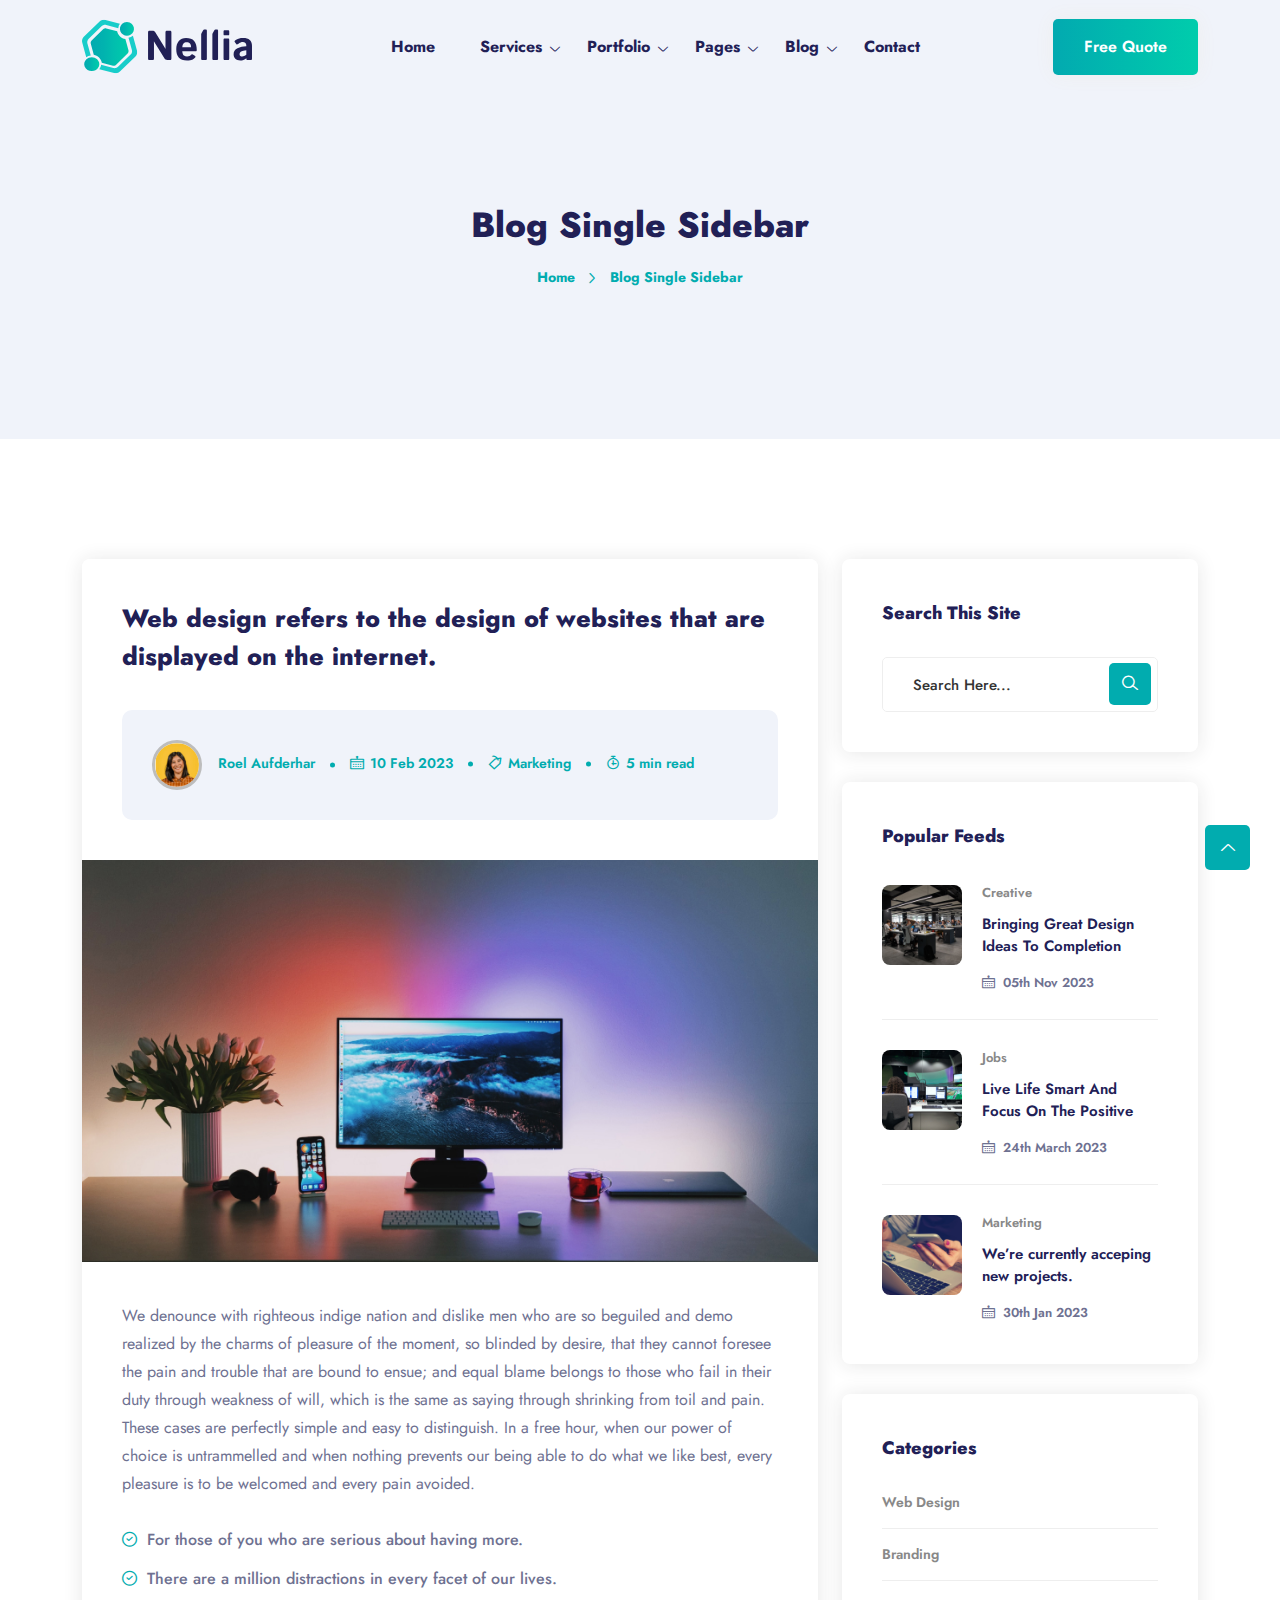
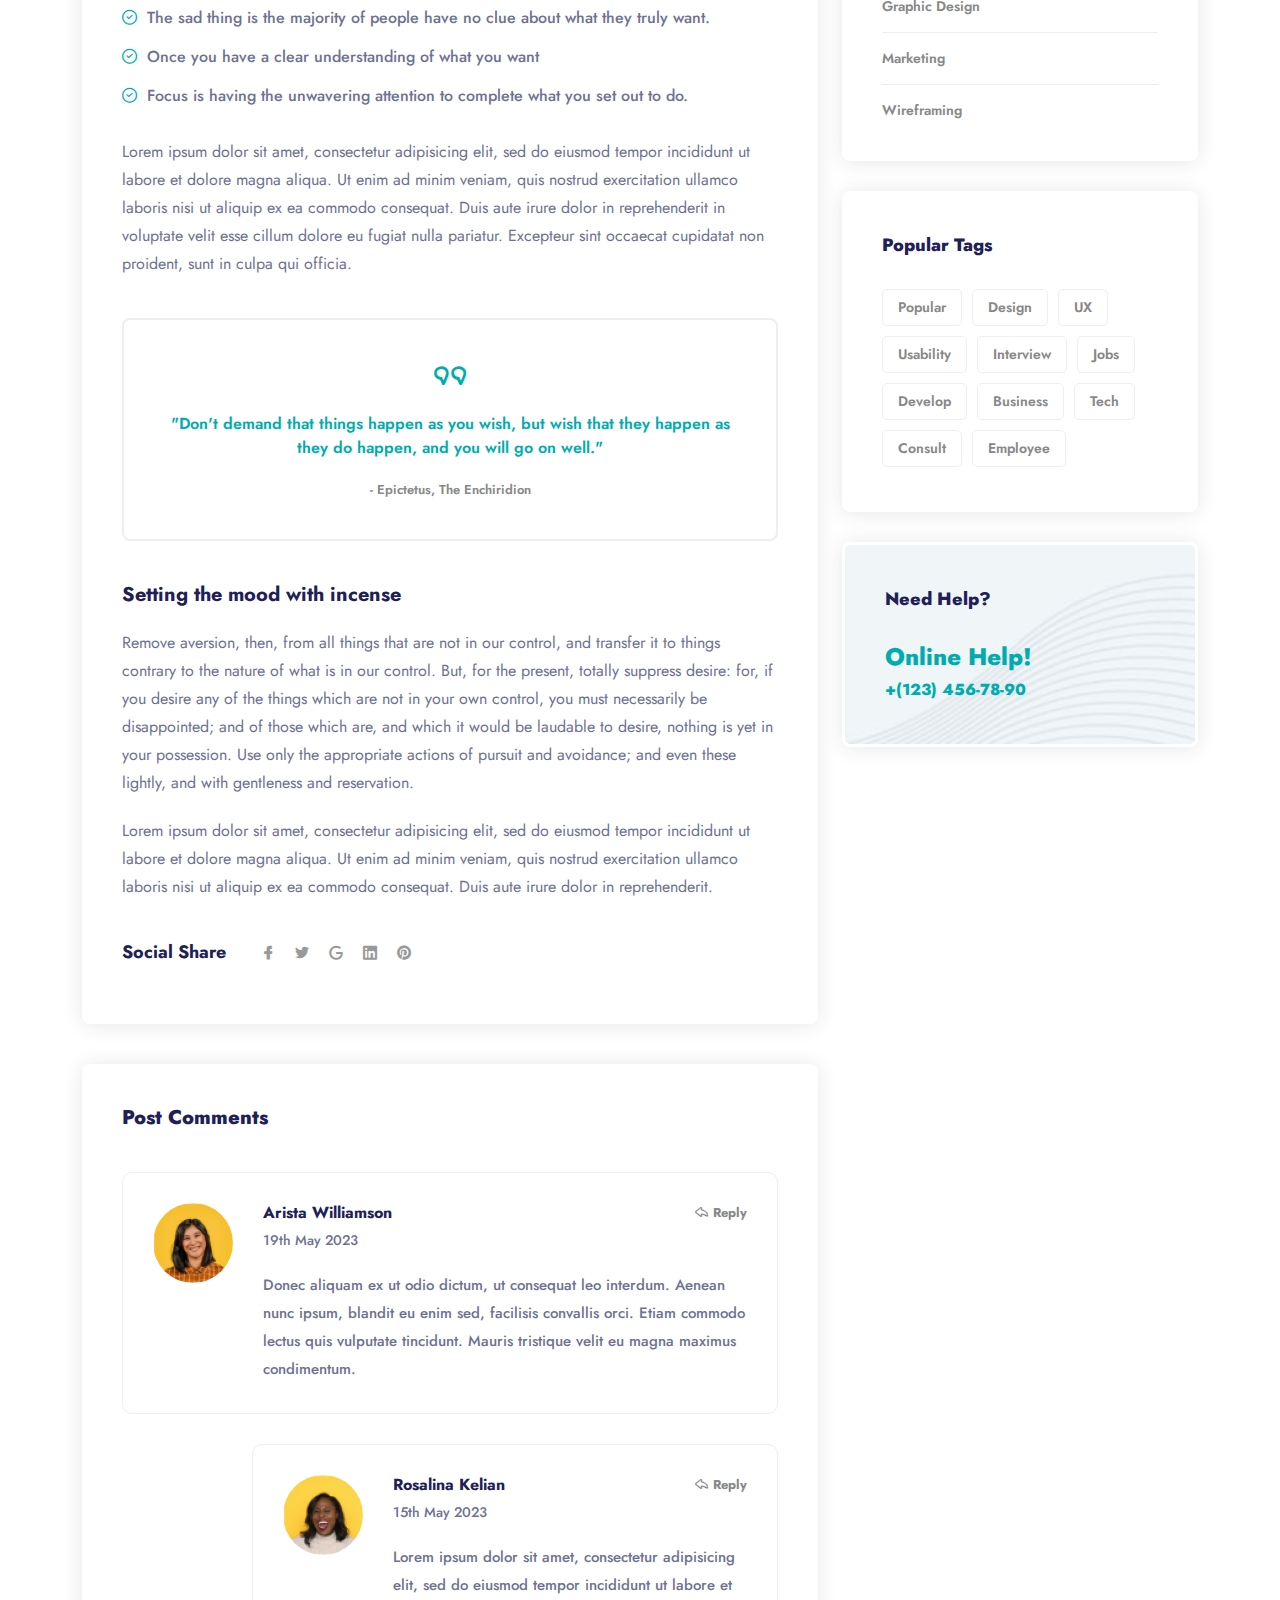
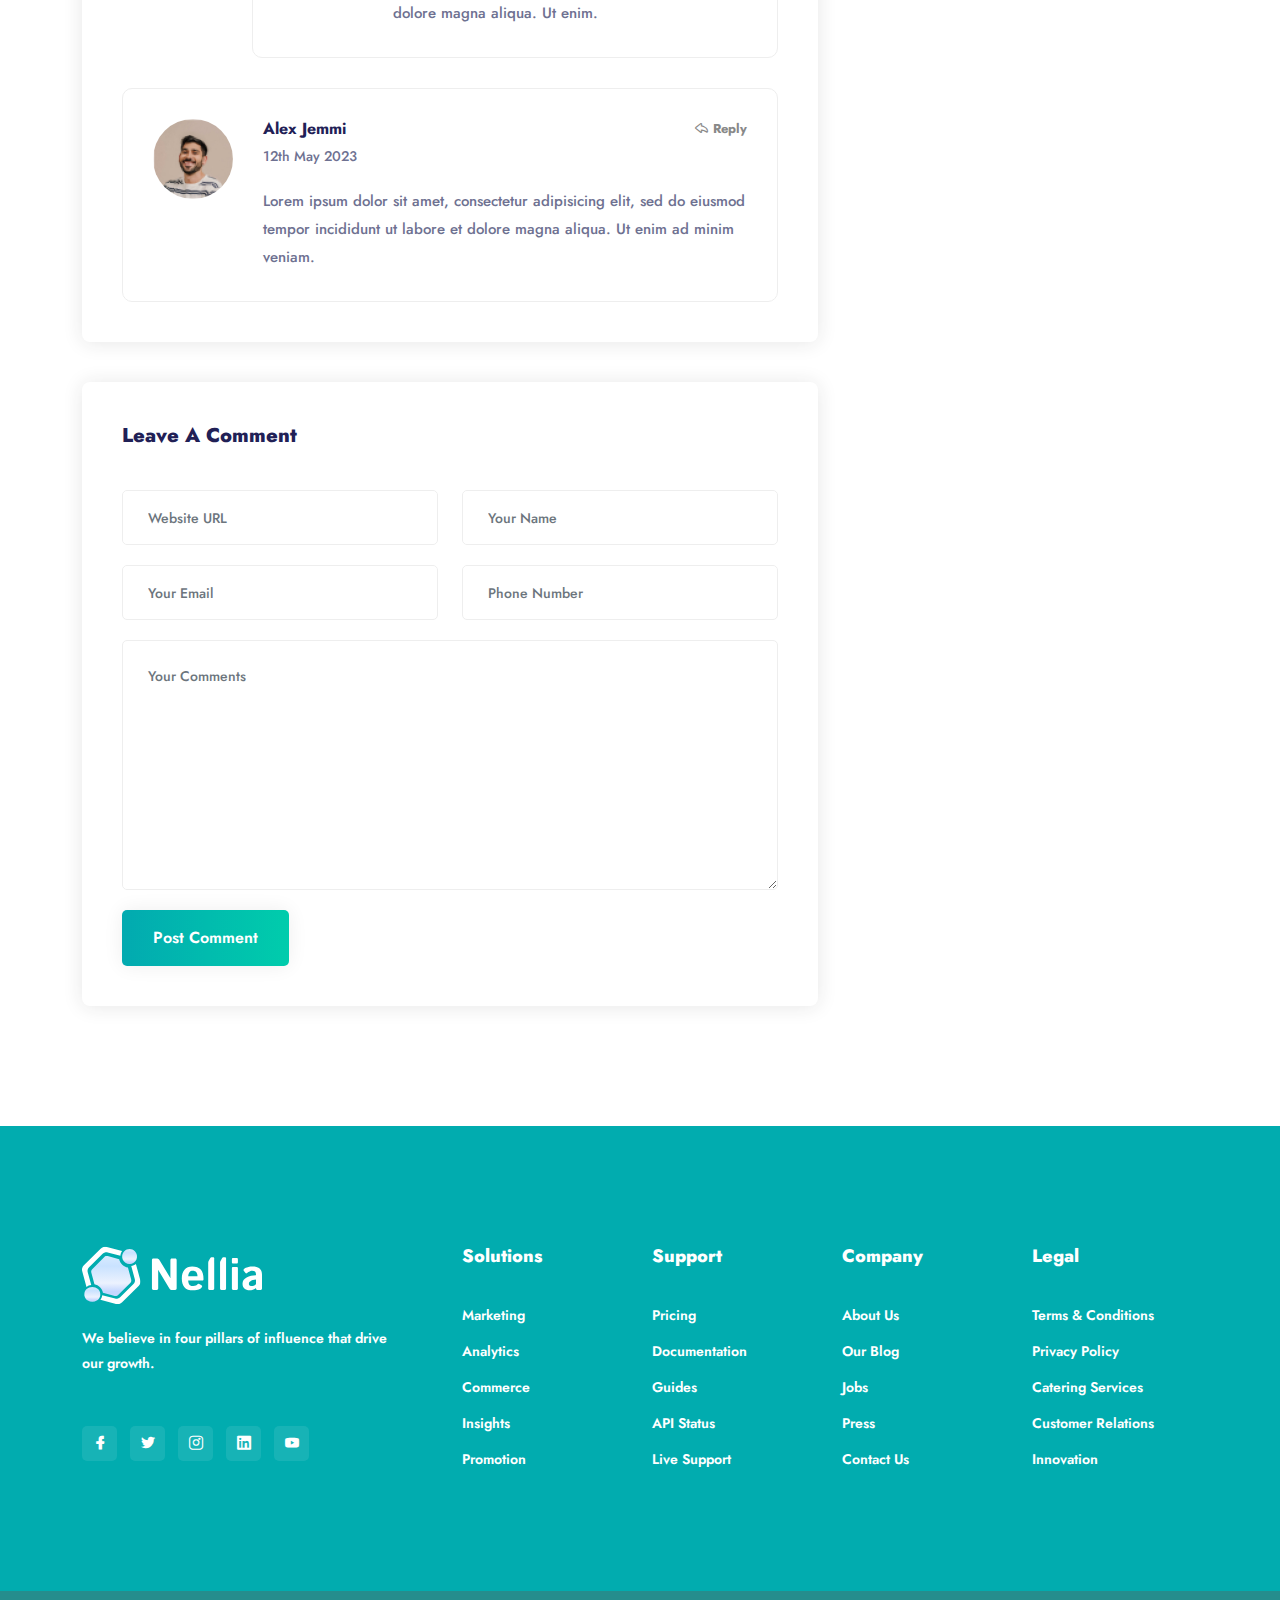
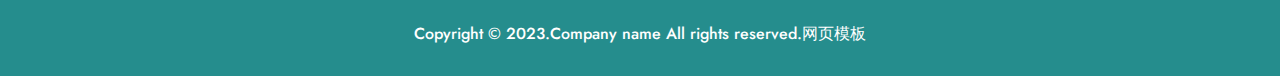
<file: blog-single-sidebar.html>
<!DOCTYPE html>
<html lang="zxx">

<head>

  <meta charset="utf-8">
  <title>Nellia - IT Solutions & Services HTML Template</title>
  <meta http-equiv="X-UA-Compatible" content="IE=edge">
  <meta name="viewport" content="width=device-width, initial-scale=1.0">
  <meta name="description" content="Nellia - IT Solutions & Services HTML Template">
  <meta name="keywords" content="	consulting, digital agency, digital business, information technology, it service, it solutions">

  <!-- Favicon -->
  

  <!-- Plugin CSS -->
  <link rel="stylesheet" href="static/css/bootstrap.min.css">
  <link rel="stylesheet" href="static/css/LineIcons.2.0.css">
  <link rel="stylesheet" href="static/css/animate.css">
  <link rel="stylesheet" href="static/css/tiny-slider.css">
  <link rel="stylesheet" href="static/css/glightbox.min.css">

  <!-- Main css -->
  <link rel="stylesheet" href="static/css/main.css">
</head>

<body>

  <!-- Preloader -->
  <div id="preloader">
    <div class="nellia-load"></div>
  </div>

  <header class="header navbar-area">
    <div class="container">
      <div class="row align-items-center">
        <div class="col-lg-12">
          <div class="nav-inner">

            <nav class="navbar navbar-expand-lg">
              <a class="navbar-brand" href="index.html">
                <img src="static/picture/logo.svg" alt="Logo">
              </a>
              <button class="navbar-toggler mobile-menu-btn" type="button" data-bs-toggle="collapse" data-bs-target="#navbarSupportedContent" aria-controls="navbarSupportedContent" aria-expanded="false" aria-label="Toggle navigation">
                <span class="toggler-icon"></span>
                <span class="toggler-icon"></span>
                <span class="toggler-icon"></span>
              </button>
              <div class="collapse navbar-collapse sub-menu-bar" id="navbarSupportedContent">
                <ul id="nav" class="navbar-nav ms-auto">
                  <li class="nav-item">
                    <a href="index.html" aria-label="Toggle navigation">Home</a>
                  </li>
                  <li class="nav-item">
                    <a class=" dd-menu collapsed" href="#blog" data-bs-toggle="collapse" data-bs-target="#submenu-1-1" aria-controls="navbarSupportedContent" aria-expanded="false" aria-label="Toggle navigation">Services</a>
                    <ul class="sub-menu collapse" id="submenu-1-1">
                      <li class="nav-item"><a href="services.html">Services</a>
                      </li>
                      <li class="nav-item"><a href="service-details.html">Service Details</a></li>
                    </ul>
                  </li>
                  <li class="nav-item">
                    <a class=" dd-menu collapsed" href="#blog" data-bs-toggle="collapse" data-bs-target="#submenu-1-2" aria-controls="navbarSupportedContent" aria-expanded="false" aria-label="Toggle navigation">Portfolio</a>
                    <ul class="sub-menu collapse" id="submenu-1-2">
                      <li class="nav-item"><a href="portfolio.html">Portfolio</a>
                      </li>
                      <li class="nav-item"><a href="portfolio-details.html">Portfolio Details</a>
                      </li>
                    </ul>
                  </li>
                  <li class="nav-item">
                    <a class=" dd-menu collapsed" href="#blog" data-bs-toggle="collapse" data-bs-target="#submenu-1-3" aria-controls="navbarSupportedContent" aria-expanded="false" aria-label="Toggle navigation">Pages</a>
                    <ul class="sub-menu collapse" id="submenu-1-3">
                      <li class="nav-item"><a href="about.html">About Us</a>
                      </li>
                      <li class="nav-item"><a href="pricing.html">Pricing</a></li>
                      <li class="nav-item"><a href="faq.html">Faq</a></li>
                      <li class="nav-item"><a href="404.html">404 Error</a></li>
                    </ul>
                  </li>
                  <li class="nav-item">
                    <a class="active dd-menu collapsed" href="#blog" data-bs-toggle="collapse" data-bs-target="#submenu-1-4" aria-controls="navbarSupportedContent" aria-expanded="false" aria-label="Toggle navigation">Blog</a>
                    <ul class="sub-menu collapse" id="submenu-1-4">
                      <li class="nav-item"><a href="blog-grid-sidebar.html">Blog Grid Sidebar</a>
                      </li>
                      <li class="nav-item"><a href="blog-single.html">Blog Single</a></li>
                      <li class="nav-item active"><a href="">Blog Single
                          Sibebar</a></li>
                    </ul>
                  </li>
                  <li class="nav-item">
                    <a href="contact.html" aria-label="Toggle navigation">Contact</a>
                  </li>
                </ul>
              </div>
              <div class="button add-list-button">
                <a href="contact.html" class="btn">Free Quote</a>
              </div>
            </nav>

          </div>
        </div>
      </div>
    </div>
  </header>


  <div class="breadcrumbs">
    <div class="container">
      <div class="row">
        <div class="col-lg-8 offset-lg-2 col-md-12 col-12">
          <div class="breadcrumbs-content">
            <h1 class="page-title">Blog Single Sidebar</h1>
          </div>
          <ul class="breadcrumb-nav">
            <li><a href="index.html">Home</a></li>
            <li>Blog Single Sidebar</li>
          </ul>
        </div>
      </div>
    </div>
  </div>


  <section class="section blog-single">
    <div class="container">
      <div class="row">
        <div class="col-lg-8 col-md-12 col-12">
          <div class="single-inner">
            <div class="post-details">
              <div class="main-content-head">
                <div class="meta-information">
                  <h2 class="post-title">
                    <a href="blog-single.html">Web design refers to the design of websites that are
                      displayed on the internet.</a>
                  </h2>

                  <ul class="meta-info">
                    <li>
                      <a href="#"><img src="static/picture/comment1.jpg" alt="#"> Roel
                        Aufderhar</a>
                    </li>
                    <li>
                      <a href="#"><i class="lni lni-calendar"></i> 10 Feb 2023
                      </a>
                    </li>
                    <li>
                      <a href="#"><i class="lni lni-tag"></i> Marketing</a>
                    </li>
                    <li>
                      <a href="#"><i class="lni lni-timer"></i> 5 min read</a>
                    </li>
                  </ul>

                </div>
                <div class="post-thumbnils">
                  <img src="static/picture/blog-single.jpg" alt="#">
                </div>
                <div class="detail-inner">
                  <p>We denounce with righteous indige nation and dislike men who are so beguiled and
                    demo
                    realized by the charms of pleasure of the moment, so blinded by desire, that
                    they
                    cannot
                    foresee the pain and trouble that are bound to ensue; and equal blame belongs to
                    those
                    who fail in their duty through weakness of will, which is the same as saying
                    through
                    shrinking from toil and pain. These cases are perfectly simple and easy to
                    distinguish.
                    In a free hour, when our power of choice is untrammelled and when nothing
                    prevents
                    our
                    being able to do what we like best, every pleasure is to be welcomed and every
                    pain
                    avoided.</p>

                  <ul class="list">
                    <li><i class="lni lni-checkmark-circle"></i> For those of you who are serious
                      about having
                      more.</li>
                    <li><i class="lni lni-checkmark-circle"></i> There are a million distractions in
                      every
                      facet of our lives.</li>
                    <li><i class="lni lni-checkmark-circle"></i> The sad thing is the majority of
                      people have
                      no clue about what they truly want.</li>
                    <li><i class="lni lni-checkmark-circle"></i> Once you have a clear understanding
                      of what you
                      want</li>
                    <li><i class="lni lni-checkmark-circle"></i> Focus is having the unwavering
                      attention to
                      complete what you set out to do.</li>
                  </ul>
                  <p>Lorem ipsum dolor sit amet, consectetur adipisicing elit, sed do eiusmod tempor
                    incididunt ut labore et dolore magna aliqua. Ut enim ad minim veniam, quis
                    nostrud
                    exercitation ullamco laboris nisi ut aliquip ex ea commodo consequat. Duis aute
                    irure
                    dolor in reprehenderit in voluptate velit esse cillum dolore eu fugiat nulla
                    pariatur.
                    Excepteur sint occaecat cupidatat non proident, sunt in culpa qui officia. </p>

                  <blockquote>
                    <div class="icon">
                      <i class="lni lni-quotation"></i>
                    </div>
                    <h4>"Don't demand that things happen as you wish, but wish that they happen as
                      they
                      do
                      happen, and you will go on well."</h4>
                    <span>- Epictetus, The Enchiridion</span>
                  </blockquote>
                  <h3>Setting the mood with incense</h3>
                  <p>Remove aversion, then, from all things that are not in our control, and transfer
                    it
                    to
                    things contrary to the nature of what is in our control. But, for the present,
                    totally
                    suppress desire: for, if you desire any of the things which are not in your own
                    control,
                    you must necessarily be disappointed; and of those which are, and which it would
                    be
                    laudable to desire, nothing is yet in your possession. Use only the appropriate
                    actions
                    of pursuit and avoidance; and even these lightly, and with gentleness and
                    reservation.
                  </p>
                  <p>Lorem ipsum dolor sit amet, consectetur adipisicing elit, sed do eiusmod tempor
                    incididunt ut labore et dolore magna aliqua. Ut enim ad minim veniam, quis
                    nostrud
                    exercitation ullamco laboris nisi ut aliquip ex ea commodo consequat. Duis aute
                    irure
                    dolor in reprehenderit. </p>


                  <div class="post-social-media">
                    <h5 class="share-title">Social Share</h5>
                    <ul>
                      <li>
                        <a href="#">
                          <i class="lni lni-facebook-filled"></i>
                          <span>facebook</span>
                        </a>
                      </li>
                      <li>
                        <a href="#">
                          <i class="lni lni-twitter-original"></i>
                          <span>twitter</span>
                        </a>
                      </li>
                      <li>
                        <a href="#">
                          <i class="lni lni-google"></i>
                          <span>google+</span>
                        </a>
                      </li>
                      <li>
                        <a href="#">
                          <i class="lni lni-linkedin-original"></i>
                          <span>linkedin</span>
                        </a>
                      </li>
                      <li>
                        <a href="#">
                          <i class="lni lni-pinterest"></i>
                          <span>pinterest</span>
                        </a>
                      </li>
                    </ul>
                  </div>

                </div>
              </div>

              <div class="post-comments">
                <h3 class="comment-title"><span>Post comments</span></h3>
                <ul class="comments-list">
                  <li>
                    <div class="comment-img">
                      <img src="static/picture/comment1.jpg" alt="img">
                    </div>
                    <div class="comment-desc">
                      <div class="desc-top">
                        <h6>Arista Williamson</h6>
                        <span class="date">19th May 2023</span>
                        <a href="#" class="reply-link"><i class="lni lni-reply"></i>Reply</a>
                      </div>
                      <p>
                        Donec aliquam ex ut odio dictum, ut consequat leo interdum. Aenean nunc
                        ipsum, blandit eu enim sed, facilisis convallis orci. Etiam commodo
                        lectus
                        quis vulputate tincidunt. Mauris tristique velit eu magna maximus
                        condimentum.
                      </p>
                    </div>
                  </li>
                  <li class="children">
                    <div class="comment-img">
                      <img src="static/picture/comment2.jpg" alt="img">
                    </div>
                    <div class="comment-desc">
                      <div class="desc-top">
                        <h6>Rosalina Kelian</h6>
                        <span class="date">15th May 2023</span>
                        <a href="#" class="reply-link"><i class="lni lni-reply"></i>Reply</a>
                      </div>
                      <p>
                        Lorem ipsum dolor sit amet, consectetur adipisicing elit, sed do eiusmod
                        tempor incididunt ut labore et dolore magna aliqua. Ut enim.
                      </p>
                    </div>
                  </li>
                  <li>
                    <div class="comment-img">
                      <img src="static/picture/comment3.jpg" alt="img">
                    </div>
                    <div class="comment-desc">
                      <div class="desc-top">
                        <h6>Alex Jemmi</h6>
                        <span class="date">12th May 2023</span>
                        <a href="#" class="reply-link"><i class="lni lni-reply"></i>Reply</a>
                      </div>
                      <p>
                        Lorem ipsum dolor sit amet, consectetur adipisicing elit, sed do eiusmod
                        tempor incididunt ut labore et dolore magna aliqua. Ut enim ad minim
                        veniam.
                      </p>
                    </div>
                  </li>
                </ul>
              </div>
              <div class="comment-form">
                <h3 class="comment-reply-title">Leave a comment</h3>
                <form action="#" method="POST">
                  <div class="row">
                    <div class="col-lg-6 col-12">
                      <div class="form-box form-group">
                        <input type="text" name="name" class="form-control form-control-custom" placeholder="Website URL">
                      </div>
                    </div>
                    <div class="col-lg-6 col-12">
                      <div class="form-box form-group">
                        <input type="text" name="email" class="form-control form-control-custom" placeholder="Your Name">
                      </div>
                    </div>
                    <div class="col-lg-6 col-12">
                      <div class="form-box form-group">
                        <input type="email" name="email" class="form-control form-control-custom" placeholder="Your Email">
                      </div>
                    </div>
                    <div class="col-lg-6 col-12">
                      <div class="form-box form-group">
                        <input type="text" name="name" class="form-control form-control-custom" placeholder="Phone Number">
                      </div>
                    </div>
                    <div class="col-12">
                      <div class="form-box form-group">
                        <textarea name="#" class="form-control form-control-custom" placeholder="Your Comments"></textarea>
                      </div>
                    </div>
                    <div class="col-12">
                      <div class="button">
                        <button type="submit" class="btn">Post Comment</button>
                      </div>
                    </div>
                  </div>
                </form>
              </div>
            </div>
          </div>
        </div>
        <aside class="col-lg-4 col-md-12 col-12">
          <div class="sidebar blog-grid-page">

            <div class="widget search-widget">
              <h5 class="widget-title">Search This Site</h5>
              <form action="#">
                <input type="text" placeholder="Search Here...">
                <button type="submit"><i class="lni lni-search-alt"></i></button>
              </form>
            </div>


            <div class="widget popular-feeds">
              <h5 class="widget-title">Popular Feeds</h5>
              <div class="popular-feed-loop">
                <div class="single-popular-feed">
                  <div class="feed-desc">
                    <a class="feed-img" href="">
                      <img src="static/picture/blog-sidebar-1.jpg" alt="#">
                    </a>
                    <a href="#" class="cetagory">Creative</a>
                    <h6 class="post-title"><a href="">Bringing Great Design
                        Ideas To Completion</a></h6>
                    <span class="time"><i class="lni lni-calendar"></i> 05th Nov 2023</span>
                  </div>
                </div>
                <div class="single-popular-feed">
                  <div class="feed-desc">
                    <a class="feed-img" href="">
                      <img src="static/picture/blog-sidebar-2.jpg" alt="#">
                    </a>
                    <a href="#" class="cetagory">Jobs</a>
                    <h6 class="post-title"><a href="">Live Life Smart And
                        Focus On The Positive</a></h6>
                    <span class="time"><i class="lni lni-calendar"></i> 24th March 2023</span>
                  </div>
                </div>
                <div class="single-popular-feed">
                  <div class="feed-desc">
                    <a class="feed-img" href="">
                      <img src="static/picture/blog-sidebar-3.jpg" alt="#">
                    </a>
                    <a href="#" class="cetagory">Marketing</a>
                    <h6 class="post-title"><a href="">We’re currently
                        acceping new projects.</a></h6>
                    <span class="time"><i class="lni lni-calendar"></i> 30th Jan 2023</span>
                  </div>
                </div>
              </div>
            </div>


            <div class="widget categories-widget">
              <h5 class="widget-title">Categories</h5>
              <ul class="custom">
                <li>
                  <a href="#">Web Design</a>
                </li>
                <li>
                  <a href="#">Branding</a>
                </li>
                <li>
                  <a href="#">Graphic Design</a>
                </li>
                <li>
                  <a href="#">Marketing</a>
                </li>
                <li>
                  <a href="#">Wireframing</a>
                </li>
              </ul>
            </div>


            <div class="widget popular-tag-widget">
              <h5 class="widget-title">Popular Tags</h5>
              <div class="tags">
                <a href="#">Popular</a>
                <a href="#">Design</a>
                <a href="#">UX</a>
                <a href="#">Usability</a>
                <a href="#">Interview</a>
                <a href="#">Jobs</a>
                <a href="#">Develop</a>
                <a href="#">Business</a>
                <a href="#">Tech</a>
                <a href="#">Consult</a>
                <a href="#">Employee</a>
              </div>
            </div>


            <div class="widget help-call">
              <h5 class="widget-title">Need Help?</h5>
              <div class="inner">
                <h3>
                  Online Help!
                  <span>+(123) 456-78-90</span>
                </h3>
              </div>
            </div>

          </div>
        </aside>
      </div>
    </div>
  </section>


  <footer class="footer">

    <div class="footer-top">
      <div class="container">
        <div class="row">
          <div class="col-lg-4 col-md-4 col-12">

            <div class="single-footer f-about">
              <div class="logo">
                <a href="index.html">
                  <img src="static/picture/white-logo.svg" alt="#">
                </a>
              </div>
              <p>We believe in four pillars of influence that drive our growth.</p>
              <ul class="social">
                <li><a href="#"><i class="lni lni-facebook-filled"></i></a></li>
                <li><a href="#"><i class="lni lni-twitter-original"></i></a></li>
                <li><a href="#"><i class="lni lni-instagram"></i></a></li>
                <li><a href="#"><i class="lni lni-linkedin-original"></i></a></li>
                <li><a href="#"><i class="lni lni-youtube"></i></a></li>
              </ul>
            </div>

          </div>
          <div class="col-lg-8 col-md-8 col-12">
            <div class="row">
              <div class="col-lg-3 col-md-6 col-12">

                <div class="single-footer f-link">
                  <h3>Solutions</h3>
                  <ul>
                    <li><a href="#">Marketing</a></li>
                    <li><a href="#">Analytics</a></li>
                    <li><a href="#">Commerce</a></li>
                    <li><a href="#">Insights</a></li>
                    <li><a href="#">Promotion</a></li>
                  </ul>
                </div>

              </div>
              <div class="col-lg-3 col-md-6 col-12">

                <div class="single-footer f-link">
                  <h3>Support</h3>
                  <ul>
                    <li><a href="#">Pricing</a></li>
                    <li><a href="#">Documentation</a></li>
                    <li><a href="#">Guides</a></li>
                    <li><a href="#">API Status</a></li>
                    <li><a href="#">Live Support</a></li>
                  </ul>
                </div>

              </div>
              <div class="col-lg-3 col-md-6 col-12">

                <div class="single-footer f-link">
                  <h3>Company</h3>
                  <ul>
                    <li><a href="#">About Us</a></li>
                    <li><a href="#">Our Blog</a></li>
                    <li><a href="#">Jobs</a></li>
                    <li><a href="#">Press</a></li>
                    <li><a href="#">Contact Us</a></li>
                  </ul>
                </div>

              </div>
              <div class="col-lg-3 col-md-6 col-12">

                <div class="single-footer f-link">
                  <h3>Legal</h3>
                  <ul>
                    <li><a href="#">Terms & Conditions</a></li>
                    <li><a href="#">Privacy Policy</a></li>
                    <li><a href="#">Catering Services</a></li>
                    <li><a href="#">Customer Relations</a></li>
                    <li><a href="#">Innovation</a></li>
                  </ul>
                </div>

              </div>
            </div>
          </div>
        </div>
      </div>
    </div>

    <div class="copyright-area">
      <div class="container">
        <div class="row">
          <div class="col-12">
            <p class="copyright-text">Copyright &copy; 2023.Company name All rights reserved.<a target="_blank" href="https://www.php.cn/">&#x7F51;&#x9875;&#x6A21;&#x677F;</a></p>
          </div>
        </div>
      </div>
    </div>
  </footer>


  <a href="#" class="scroll-top">
    <i class="lni lni-chevron-up"></i>
  </a>

  <!-- javascript -->
  <script src="static/js/bootstrap.min.js"></script>
  <script src="static/js/wow.min.js"></script>
  <script src="static/js/tiny-slider.js"></script>
  <script src="static/js/glightbox.min.js"></script>
  <script src="static/js/count-up.min.js"></script>
  <script src="static/js/imagesloaded.min.js"></script>
  <script src="static/js/isotope.min.js"></script>
  <script src="static/js/main.js"></script>
</body>


</html>
</file>
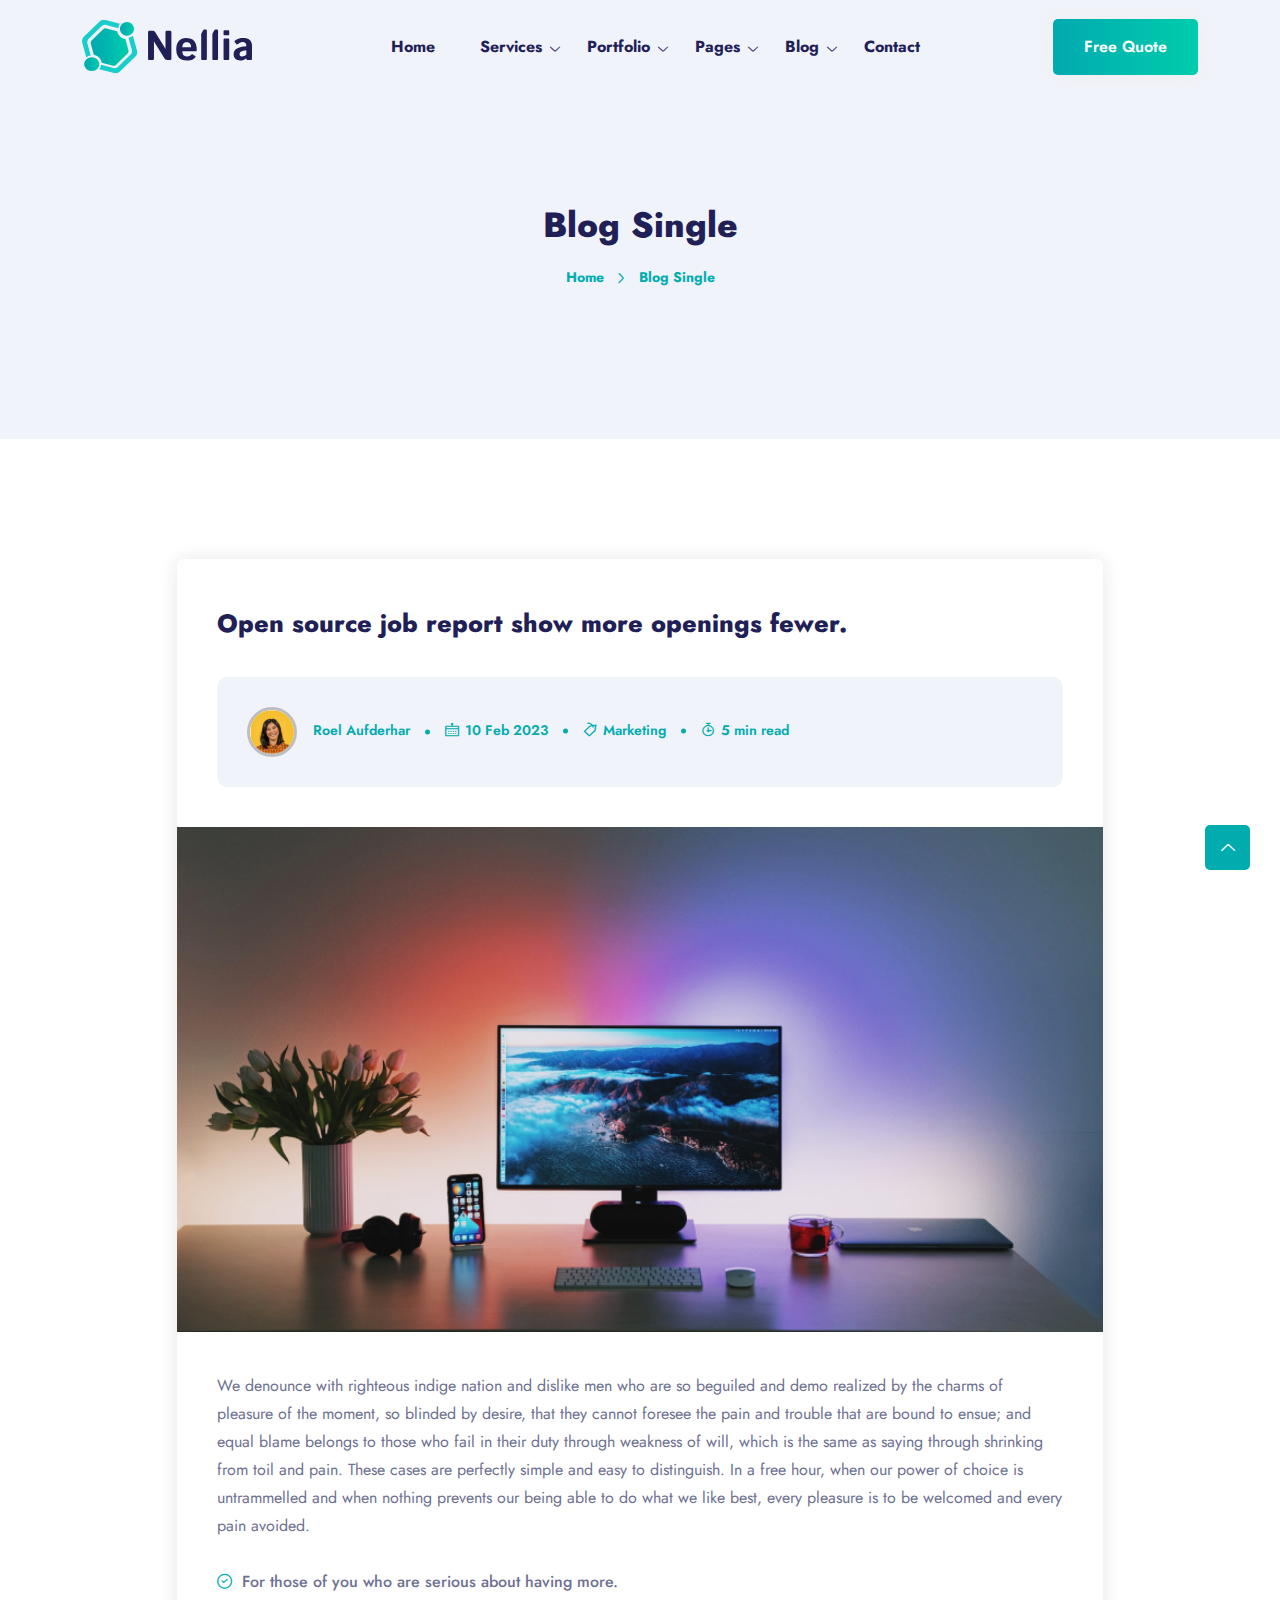
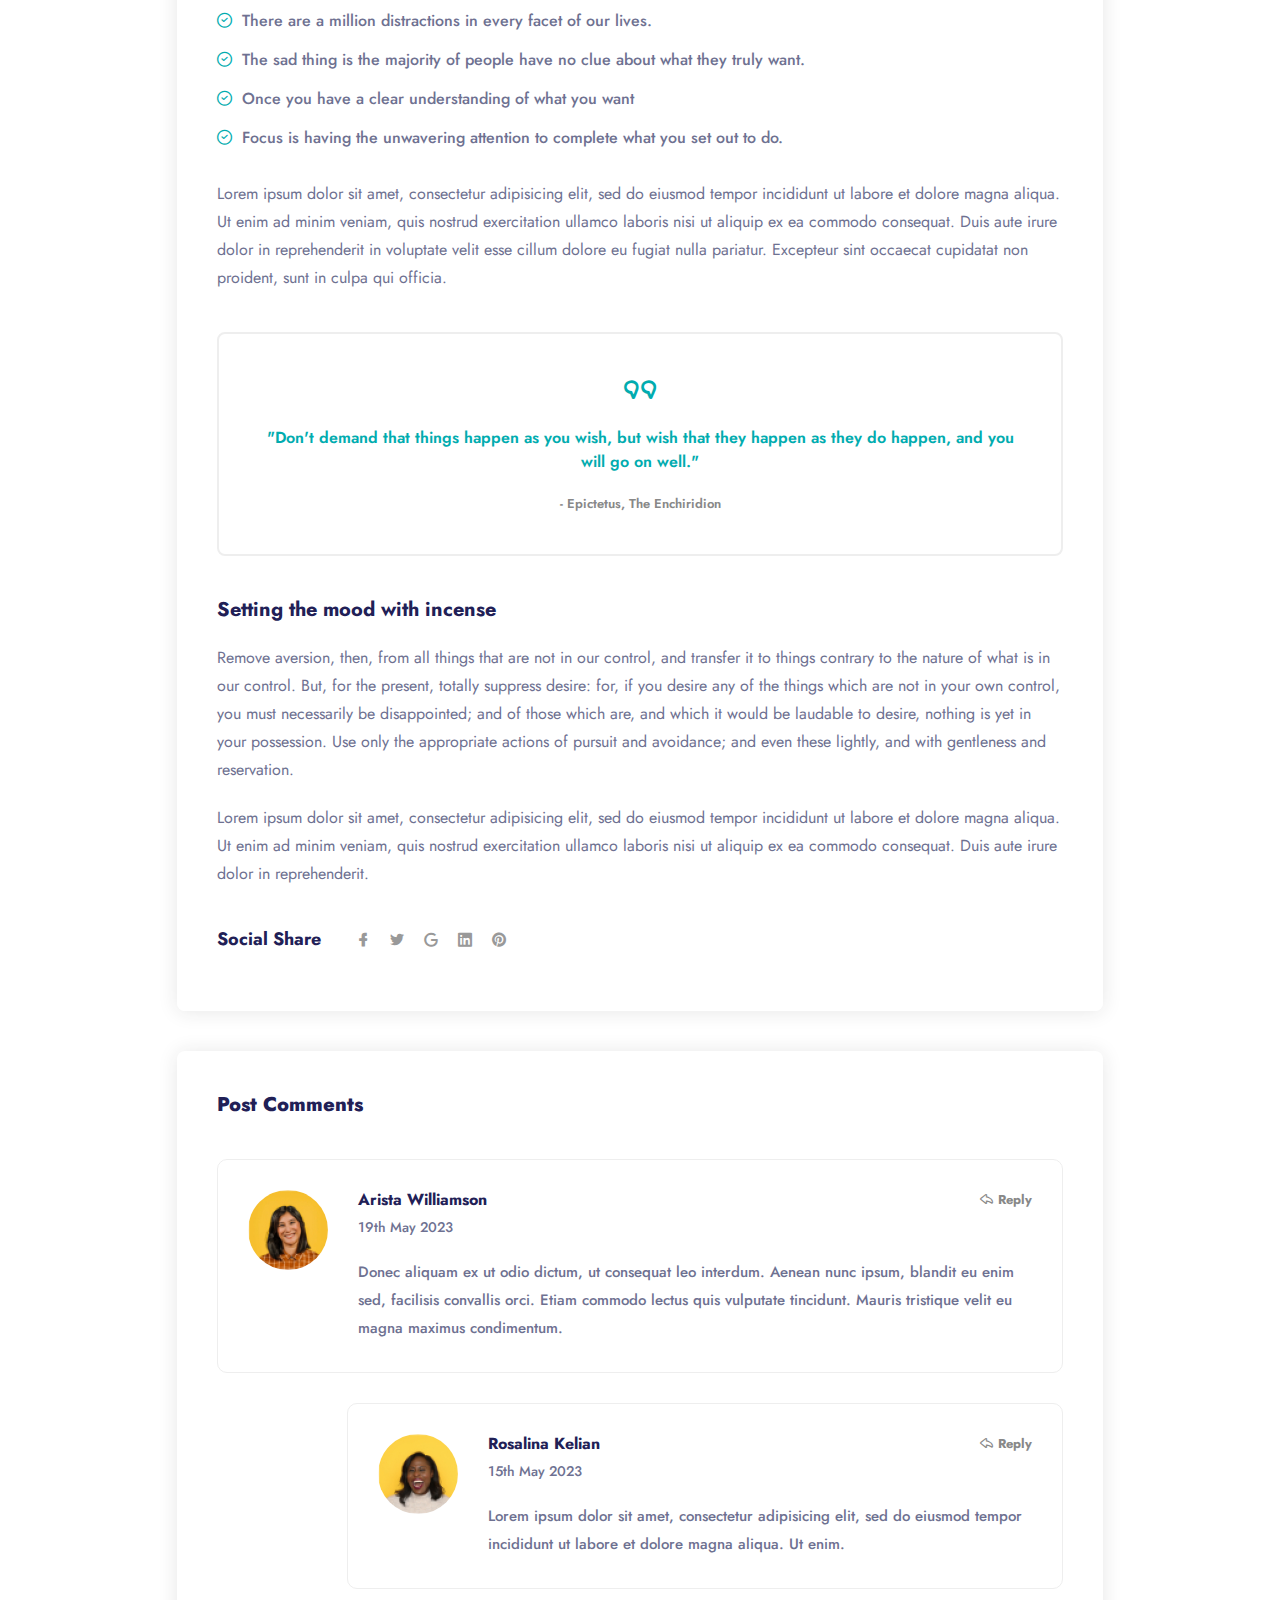
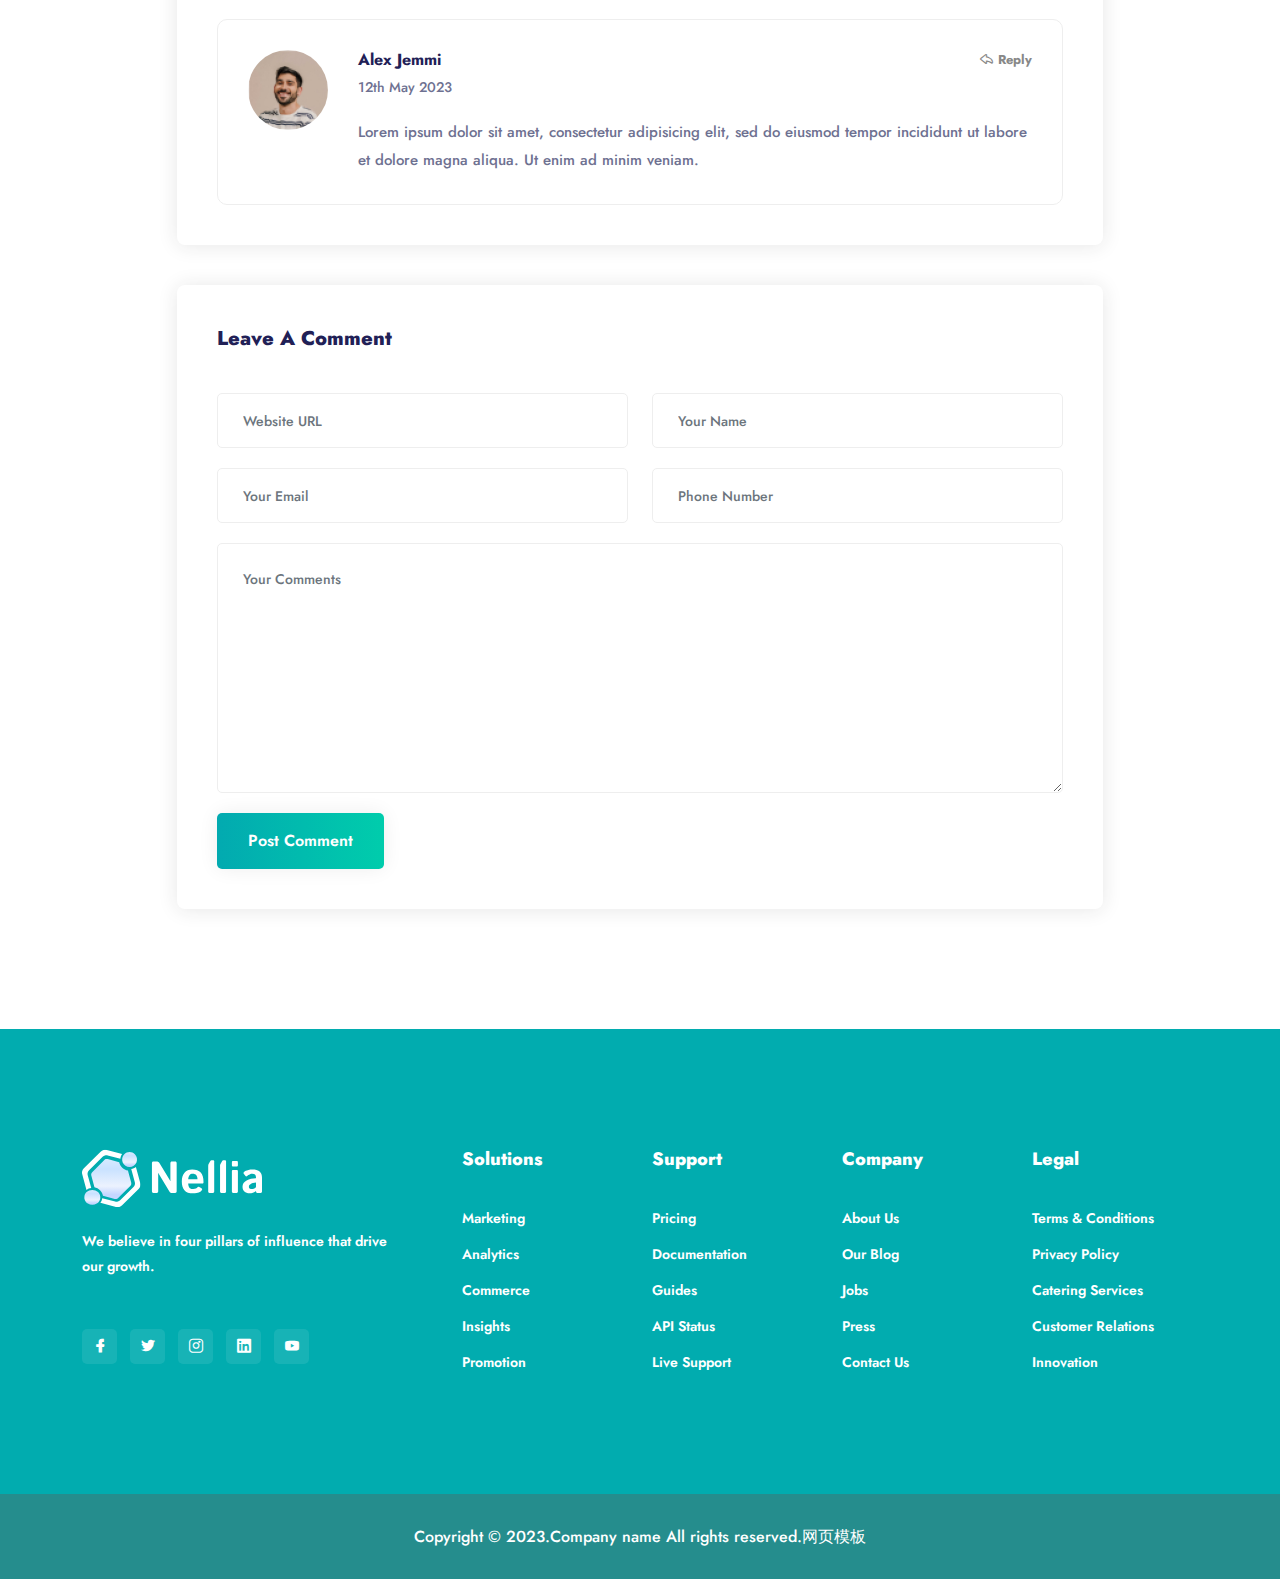
<file: blog-single.html>
<!DOCTYPE html>
<html lang="zxx">

<head>

  <meta charset="utf-8">
  <title>Nellia - IT Solutions & Services HTML Template</title>
  <meta http-equiv="X-UA-Compatible" content="IE=edge">
  <meta name="viewport" content="width=device-width, initial-scale=1.0">
  <meta name="description" content="Nellia - IT Solutions & Services HTML Template">
  <meta name="keywords" content="	consulting, digital agency, digital business, information technology, it service, it solutions">

  <!-- Favicon -->
  

  <!-- Plugin CSS -->
  <link rel="stylesheet" href="static/css/bootstrap.min.css">
  <link rel="stylesheet" href="static/css/LineIcons.2.0.css">
  <link rel="stylesheet" href="static/css/animate.css">
  <link rel="stylesheet" href="static/css/tiny-slider.css">
  <link rel="stylesheet" href="static/css/glightbox.min.css">

  <!-- Main css -->
  <link rel="stylesheet" href="static/css/main.css">
</head>

<body>

  <!-- Preloader -->
  <div id="preloader">
    <div class="nellia-load"></div>
  </div>

  <header class="header navbar-area">
    <div class="container">
      <div class="row align-items-center">
        <div class="col-lg-12">
          <div class="nav-inner">

            <nav class="navbar navbar-expand-lg">
              <a class="navbar-brand" href="index.html">
                <img src="static/picture/logo.svg" alt="Logo">
              </a>
              <button class="navbar-toggler mobile-menu-btn" type="button" data-bs-toggle="collapse" data-bs-target="#navbarSupportedContent" aria-controls="navbarSupportedContent" aria-expanded="false" aria-label="Toggle navigation">
                <span class="toggler-icon"></span>
                <span class="toggler-icon"></span>
                <span class="toggler-icon"></span>
              </button>
              <div class="collapse navbar-collapse sub-menu-bar" id="navbarSupportedContent">
                <ul id="nav" class="navbar-nav ms-auto">
                  <li class="nav-item">
                    <a href="index.html" aria-label="Toggle navigation">Home</a>
                  </li>
                  <li class="nav-item">
                    <a class=" dd-menu collapsed" href="#blog" data-bs-toggle="collapse" data-bs-target="#submenu-1-1" aria-controls="navbarSupportedContent" aria-expanded="false" aria-label="Toggle navigation">Services</a>
                    <ul class="sub-menu collapse" id="submenu-1-1">
                      <li class="nav-item"><a href="services.html">Services</a>
                      </li>
                      <li class="nav-item"><a href="service-details.html">Service Details</a></li>
                    </ul>
                  </li>
                  <li class="nav-item">
                    <a class=" dd-menu collapsed" href="#blog" data-bs-toggle="collapse" data-bs-target="#submenu-1-2" aria-controls="navbarSupportedContent" aria-expanded="false" aria-label="Toggle navigation">Portfolio</a>
                    <ul class="sub-menu collapse" id="submenu-1-2">
                      <li class="nav-item"><a href="portfolio.html">Portfolio</a>
                      </li>
                      <li class="nav-item"><a href="portfolio-details.html">Portfolio Details</a>
                      </li>
                    </ul>
                  </li>
                  <li class="nav-item">
                    <a class=" dd-menu collapsed" href="#blog" data-bs-toggle="collapse" data-bs-target="#submenu-1-3" aria-controls="navbarSupportedContent" aria-expanded="false" aria-label="Toggle navigation">Pages</a>
                    <ul class="sub-menu collapse" id="submenu-1-3">
                      <li class="nav-item"><a href="about.html">About Us</a>
                      </li>
                      <li class="nav-item"><a href="pricing.html">Pricing</a></li>
                      <li class="nav-item"><a href="faq.html">Faq</a></li>
                      <li class="nav-item"><a href="404.html">404 Error</a></li>
                    </ul>
                  </li>
                  <li class="nav-item">
                    <a class="active dd-menu collapsed" href="#blog" data-bs-toggle="collapse" data-bs-target="#submenu-1-4" aria-controls="navbarSupportedContent" aria-expanded="false" aria-label="Toggle navigation">Blog</a>
                    <ul class="sub-menu collapse" id="submenu-1-4">
                      <li class="nav-item"><a href="blog-grid-sidebar.html">Blog Grid Sidebar</a>
                      </li>
                      <li class="nav-item active"><a href="">Blog Single</a></li>
                      <li class="nav-item"><a href="blog-single-sidebar.html">Blog Single
                          Sibebar</a></li>
                    </ul>
                  </li>
                  <li class="nav-item">
                    <a href="contact.html" aria-label="Toggle navigation">Contact</a>
                  </li>
                </ul>
              </div>
              <div class="button add-list-button">
                <a href="contact.html" class="btn">Free Quote</a>
              </div>
            </nav>

          </div>
        </div>
      </div>
    </div>
  </header>


  <div class="breadcrumbs">
    <div class="container">
      <div class="row">
        <div class="col-lg-8 offset-lg-2 col-md-12 col-12">
          <div class="breadcrumbs-content">
            <h1 class="page-title">Blog Single</h1>
          </div>
          <ul class="breadcrumb-nav">
            <li><a href="index.html">Home</a></li>
            <li>Blog Single</li>
          </ul>
        </div>
      </div>
    </div>
  </div>


  <section class="section blog-single">
    <div class="container">
      <div class="row">
        <div class="col-lg-10 offset-lg-1 col-md-12 col-12">
          <div class="single-inner">
            <div class="post-details">
              <div class="main-content-head">
                <div class="meta-information">
                  <h2 class="post-title">
                    <a href="">Open source job report show more openings fewer.</a>
                  </h2>

                  <ul class="meta-info">
                    <li>
                      <a href="#"><img src="static/picture/comment1.jpg" alt="#"> Roel
                        Aufderhar</a>
                    </li>
                    <li>
                      <a href="#"><i class="lni lni-calendar"></i> 10 Feb 2023
                      </a>
                    </li>
                    <li>
                      <a href="#"><i class="lni lni-tag"></i> Marketing</a>
                    </li>
                    <li>
                      <a href="#"><i class="lni lni-timer"></i> 5 min read</a>
                    </li>
                  </ul>

                </div>
                <div class="post-thumbnils">
                  <img src="static/picture/blog-single.jpg" alt="#">
                </div>
                <div class="detail-inner">
                  <p>We denounce with righteous indige nation and dislike men who are so beguiled and
                    demo
                    realized by the charms of pleasure of the moment, so blinded by desire, that
                    they
                    cannot
                    foresee the pain and trouble that are bound to ensue; and equal blame belongs to
                    those
                    who fail in their duty through weakness of will, which is the same as saying
                    through
                    shrinking from toil and pain. These cases are perfectly simple and easy to
                    distinguish.
                    In a free hour, when our power of choice is untrammelled and when nothing
                    prevents
                    our
                    being able to do what we like best, every pleasure is to be welcomed and every
                    pain
                    avoided.</p>

                  <ul class="list">
                    <li><i class="lni lni-checkmark-circle"></i> For those of you who are serious
                      about having
                      more.</li>
                    <li><i class="lni lni-checkmark-circle"></i> There are a million distractions in
                      every
                      facet of our lives.</li>
                    <li><i class="lni lni-checkmark-circle"></i> The sad thing is the majority of
                      people have
                      no clue about what they truly want.</li>
                    <li><i class="lni lni-checkmark-circle"></i> Once you have a clear understanding
                      of what you
                      want</li>
                    <li><i class="lni lni-checkmark-circle"></i> Focus is having the unwavering
                      attention to
                      complete what you set out to do.</li>
                  </ul>
                  <p>Lorem ipsum dolor sit amet, consectetur adipisicing elit, sed do eiusmod tempor
                    incididunt ut labore et dolore magna aliqua. Ut enim ad minim veniam, quis
                    nostrud
                    exercitation ullamco laboris nisi ut aliquip ex ea commodo consequat. Duis aute
                    irure
                    dolor in reprehenderit in voluptate velit esse cillum dolore eu fugiat nulla
                    pariatur.
                    Excepteur sint occaecat cupidatat non proident, sunt in culpa qui officia. </p>

                  <blockquote>
                    <div class="icon">
                      <i class="lni lni-quotation"></i>
                    </div>
                    <h4>"Don't demand that things happen as you wish, but wish that they happen as
                      they
                      do
                      happen, and you will go on well."</h4>
                    <span>- Epictetus, The Enchiridion</span>
                  </blockquote>
                  <h3>Setting the mood with incense</h3>
                  <p>Remove aversion, then, from all things that are not in our control, and transfer
                    it
                    to
                    things contrary to the nature of what is in our control. But, for the present,
                    totally
                    suppress desire: for, if you desire any of the things which are not in your own
                    control,
                    you must necessarily be disappointed; and of those which are, and which it would
                    be
                    laudable to desire, nothing is yet in your possession. Use only the appropriate
                    actions
                    of pursuit and avoidance; and even these lightly, and with gentleness and
                    reservation.
                  </p>
                  <p>Lorem ipsum dolor sit amet, consectetur adipisicing elit, sed do eiusmod tempor
                    incididunt ut labore et dolore magna aliqua. Ut enim ad minim veniam, quis
                    nostrud
                    exercitation ullamco laboris nisi ut aliquip ex ea commodo consequat. Duis aute
                    irure
                    dolor in reprehenderit. </p>


                  <div class="post-social-media">
                    <h5 class="share-title">Social Share</h5>
                    <ul>
                      <li>
                        <a href="#">
                          <i class="lni lni-facebook-filled"></i>
                          <span>facebook</span>
                        </a>
                      </li>
                      <li>
                        <a href="#">
                          <i class="lni lni-twitter-original"></i>
                          <span>twitter</span>
                        </a>
                      </li>
                      <li>
                        <a href="#">
                          <i class="lni lni-google"></i>
                          <span>google+</span>
                        </a>
                      </li>
                      <li>
                        <a href="#">
                          <i class="lni lni-linkedin-original"></i>
                          <span>linkedin</span>
                        </a>
                      </li>
                      <li>
                        <a href="#">
                          <i class="lni lni-pinterest"></i>
                          <span>pinterest</span>
                        </a>
                      </li>
                    </ul>
                  </div>

                </div>
              </div>

              <div class="post-comments">
                <h3 class="comment-title"><span>Post comments</span></h3>
                <ul class="comments-list">
                  <li>
                    <div class="comment-img">
                      <img src="static/picture/comment1.jpg" alt="img">
                    </div>
                    <div class="comment-desc">
                      <div class="desc-top">
                        <h6>Arista Williamson</h6>
                        <span class="date">19th May 2023</span>
                        <a href="#" class="reply-link"><i class="lni lni-reply"></i>Reply</a>
                      </div>
                      <p>
                        Donec aliquam ex ut odio dictum, ut consequat leo interdum. Aenean nunc
                        ipsum, blandit eu enim sed, facilisis convallis orci. Etiam commodo
                        lectus
                        quis vulputate tincidunt. Mauris tristique velit eu magna maximus
                        condimentum.
                      </p>
                    </div>
                  </li>
                  <li class="children">
                    <div class="comment-img">
                      <img src="static/picture/comment2.jpg" alt="img">
                    </div>
                    <div class="comment-desc">
                      <div class="desc-top">
                        <h6>Rosalina Kelian</h6>
                        <span class="date">15th May 2023</span>
                        <a href="#" class="reply-link"><i class="lni lni-reply"></i>Reply</a>
                      </div>
                      <p>
                        Lorem ipsum dolor sit amet, consectetur adipisicing elit, sed do eiusmod
                        tempor incididunt ut labore et dolore magna aliqua. Ut enim.
                      </p>
                    </div>
                  </li>
                  <li>
                    <div class="comment-img">
                      <img src="static/picture/comment3.jpg" alt="img">
                    </div>
                    <div class="comment-desc">
                      <div class="desc-top">
                        <h6>Alex Jemmi</h6>
                        <span class="date">12th May 2023</span>
                        <a href="#" class="reply-link"><i class="lni lni-reply"></i>Reply</a>
                      </div>
                      <p>
                        Lorem ipsum dolor sit amet, consectetur adipisicing elit, sed do eiusmod
                        tempor incididunt ut labore et dolore magna aliqua. Ut enim ad minim
                        veniam.
                      </p>
                    </div>
                  </li>
                </ul>
              </div>
              <div class="comment-form">
                <h3 class="comment-reply-title">Leave a comment</h3>
                <form action="#" method="POST">
                  <div class="row">
                    <div class="col-lg-6 col-12">
                      <div class="form-box form-group">
                        <input type="text" name="name" class="form-control form-control-custom" placeholder="Website URL">
                      </div>
                    </div>
                    <div class="col-lg-6 col-12">
                      <div class="form-box form-group">
                        <input type="text" name="email" class="form-control form-control-custom" placeholder="Your Name">
                      </div>
                    </div>
                    <div class="col-lg-6 col-12">
                      <div class="form-box form-group">
                        <input type="email" name="email" class="form-control form-control-custom" placeholder="Your Email">
                      </div>
                    </div>
                    <div class="col-lg-6 col-12">
                      <div class="form-box form-group">
                        <input type="text" name="name" class="form-control form-control-custom" placeholder="Phone Number">
                      </div>
                    </div>
                    <div class="col-12">
                      <div class="form-box form-group">
                        <textarea name="#" class="form-control form-control-custom" placeholder="Your Comments"></textarea>
                      </div>
                    </div>
                    <div class="col-12">
                      <div class="button">
                        <button type="submit" class="btn">Post Comment</button>
                      </div>
                    </div>
                  </div>
                </form>
              </div>
            </div>
          </div>
        </div>
      </div>
    </div>
  </section>


  <footer class="footer">

    <div class="footer-top">
      <div class="container">
        <div class="row">
          <div class="col-lg-4 col-md-4 col-12">

            <div class="single-footer f-about">
              <div class="logo">
                <a href="index.html">
                  <img src="static/picture/white-logo.svg" alt="#">
                </a>
              </div>
              <p>We believe in four pillars of influence that drive our growth.</p>
              <ul class="social">
                <li><a href="#"><i class="lni lni-facebook-filled"></i></a></li>
                <li><a href="#"><i class="lni lni-twitter-original"></i></a></li>
                <li><a href="#"><i class="lni lni-instagram"></i></a></li>
                <li><a href="#"><i class="lni lni-linkedin-original"></i></a></li>
                <li><a href="#"><i class="lni lni-youtube"></i></a></li>
              </ul>
            </div>

          </div>
          <div class="col-lg-8 col-md-8 col-12">
            <div class="row">
              <div class="col-lg-3 col-md-6 col-12">

                <div class="single-footer f-link">
                  <h3>Solutions</h3>
                  <ul>
                    <li><a href="#">Marketing</a></li>
                    <li><a href="#">Analytics</a></li>
                    <li><a href="#">Commerce</a></li>
                    <li><a href="#">Insights</a></li>
                    <li><a href="#">Promotion</a></li>
                  </ul>
                </div>

              </div>
              <div class="col-lg-3 col-md-6 col-12">

                <div class="single-footer f-link">
                  <h3>Support</h3>
                  <ul>
                    <li><a href="#">Pricing</a></li>
                    <li><a href="#">Documentation</a></li>
                    <li><a href="#">Guides</a></li>
                    <li><a href="#">API Status</a></li>
                    <li><a href="#">Live Support</a></li>
                  </ul>
                </div>

              </div>
              <div class="col-lg-3 col-md-6 col-12">

                <div class="single-footer f-link">
                  <h3>Company</h3>
                  <ul>
                    <li><a href="#">About Us</a></li>
                    <li><a href="#">Our Blog</a></li>
                    <li><a href="#">Jobs</a></li>
                    <li><a href="#">Press</a></li>
                    <li><a href="#">Contact Us</a></li>
                  </ul>
                </div>

              </div>
              <div class="col-lg-3 col-md-6 col-12">

                <div class="single-footer f-link">
                  <h3>Legal</h3>
                  <ul>
                    <li><a href="#">Terms & Conditions</a></li>
                    <li><a href="#">Privacy Policy</a></li>
                    <li><a href="#">Catering Services</a></li>
                    <li><a href="#">Customer Relations</a></li>
                    <li><a href="#">Innovation</a></li>
                  </ul>
                </div>

              </div>
            </div>
          </div>
        </div>
      </div>
    </div>

    <div class="copyright-area">
      <div class="container">
        <div class="row">
          <div class="col-12">
            <p class="copyright-text">Copyright &copy; 2023.Company name All rights reserved.<a target="_blank" href="https://www.php.cn/">&#x7F51;&#x9875;&#x6A21;&#x677F;</a></p>
          </div>
        </div>
      </div>
    </div>
  </footer>


  <a href="#" class="scroll-top">
    <i class="lni lni-chevron-up"></i>
  </a>

  <!-- javascript -->
  <script src="static/js/bootstrap.min.js"></script>
  <script src="static/js/wow.min.js"></script>
  <script src="static/js/tiny-slider.js"></script>
  <script src="static/js/glightbox.min.js"></script>
  <script src="static/js/count-up.min.js"></script>
  <script src="static/js/imagesloaded.min.js"></script>
  <script src="static/js/isotope.min.js"></script>
  <script src="static/js/main.js"></script>
</body>


</html>
</file>
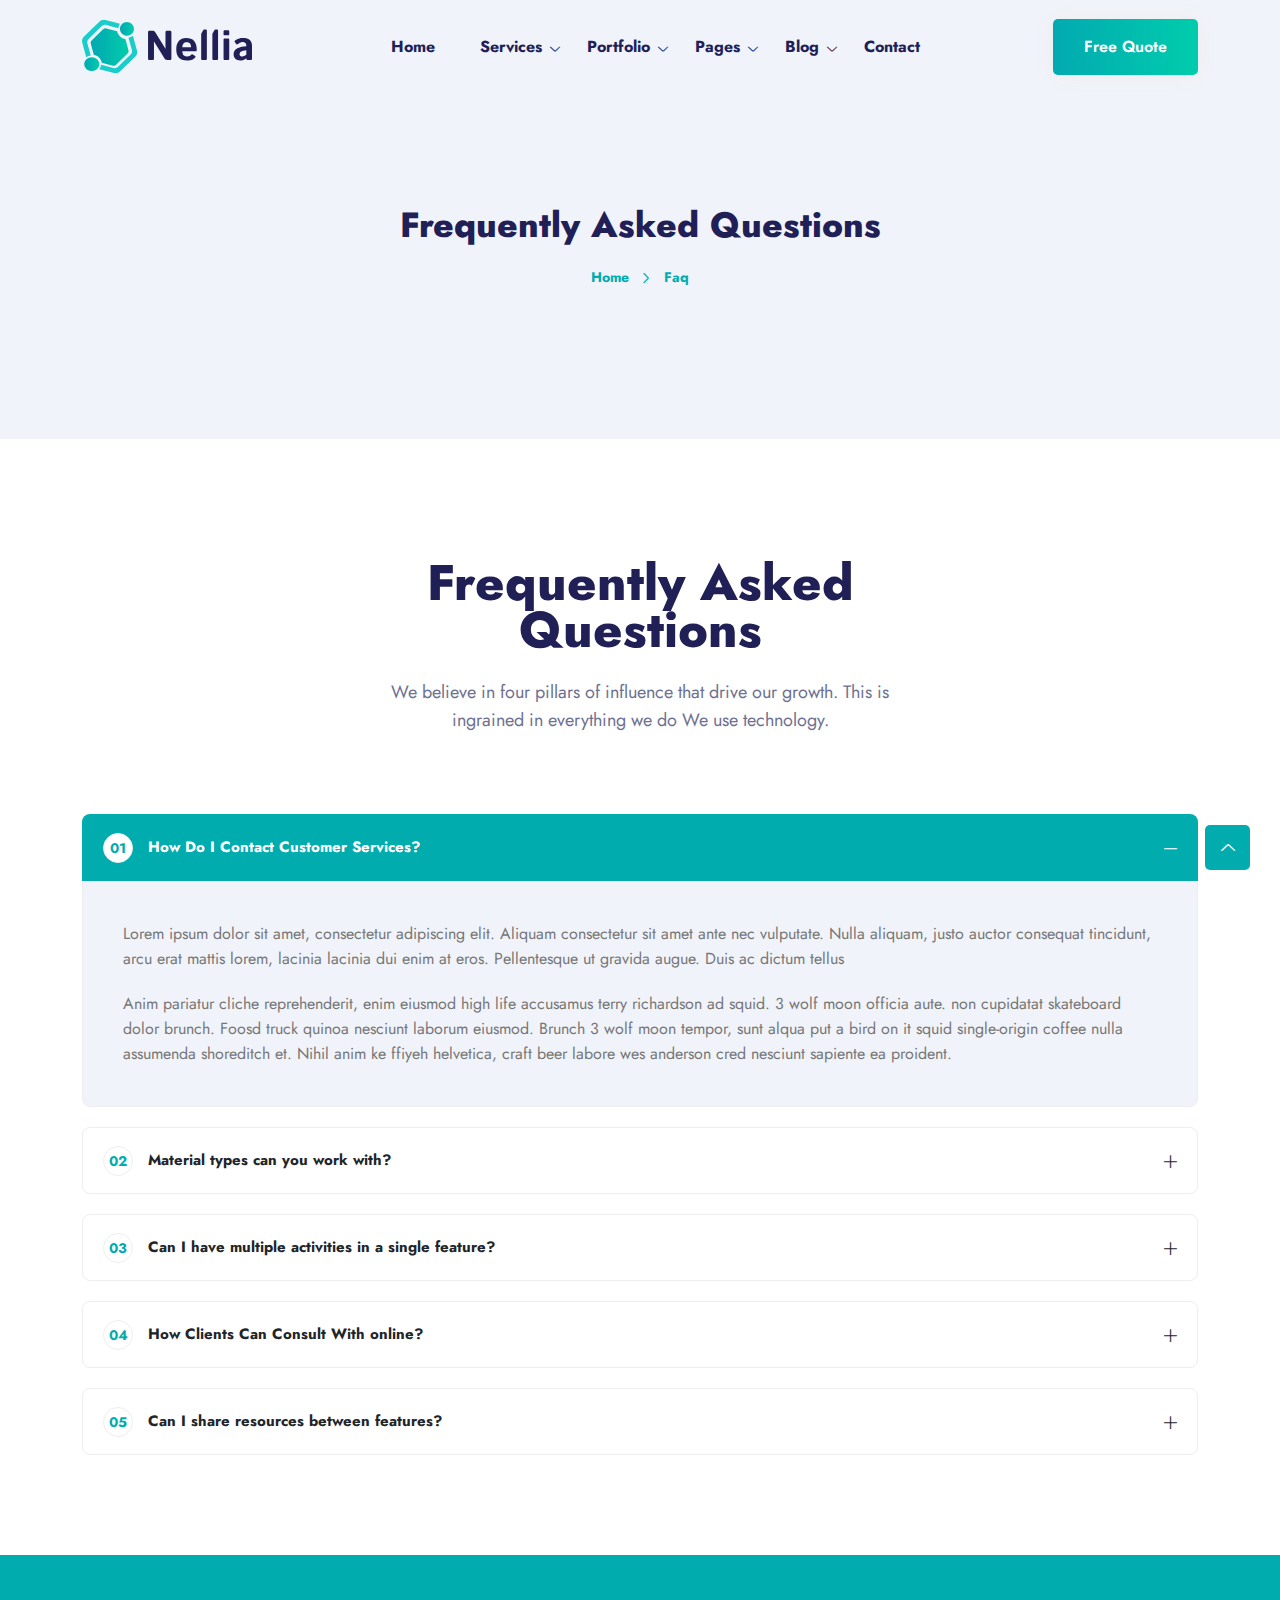
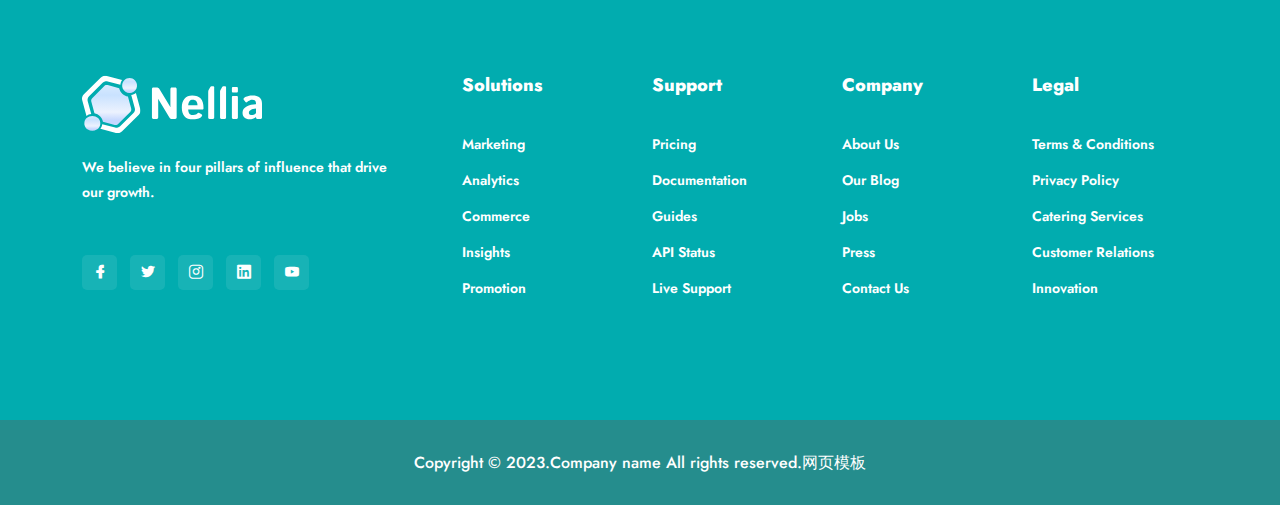
<file: faq.html>
<!DOCTYPE html>
<html lang="zxx">

<head>

  <meta charset="utf-8">
  <title>Nellia - IT Solutions & Services HTML Template</title>
  <meta http-equiv="X-UA-Compatible" content="IE=edge">
  <meta name="viewport" content="width=device-width, initial-scale=1.0">
  <meta name="description" content="Nellia - IT Solutions & Services HTML Template">
  <meta name="keywords" content="	consulting, digital agency, digital business, information technology, it service, it solutions">

  <!-- Favicon -->
  

  <!-- Plugin CSS -->
  <link rel="stylesheet" href="static/css/bootstrap.min.css">
  <link rel="stylesheet" href="static/css/LineIcons.2.0.css">
  <link rel="stylesheet" href="static/css/animate.css">
  <link rel="stylesheet" href="static/css/tiny-slider.css">
  <link rel="stylesheet" href="static/css/glightbox.min.css">

  <!-- Main css -->
  <link rel="stylesheet" href="static/css/main.css">
</head>

<body>

  <!-- Preloader -->
  <div id="preloader">
    <div class="nellia-load"></div>
  </div>

  <header class="header navbar-area">
    <div class="container">
      <div class="row align-items-center">
        <div class="col-lg-12">
          <div class="nav-inner">

            <nav class="navbar navbar-expand-lg">
              <a class="navbar-brand" href="index.html">
                <img src="static/picture/logo.svg" alt="Logo">
              </a>
              <button class="navbar-toggler mobile-menu-btn" type="button" data-bs-toggle="collapse" data-bs-target="#navbarSupportedContent" aria-controls="navbarSupportedContent" aria-expanded="false" aria-label="Toggle navigation">
                <span class="toggler-icon"></span>
                <span class="toggler-icon"></span>
                <span class="toggler-icon"></span>
              </button>
              <div class="collapse navbar-collapse sub-menu-bar" id="navbarSupportedContent">
                <ul id="nav" class="navbar-nav ms-auto">
                  <li class="nav-item">
                    <a href="index.html" aria-label="Toggle navigation">Home</a>
                  </li>
                  <li class="nav-item">
                    <a class=" dd-menu collapsed" href="#blog" data-bs-toggle="collapse" data-bs-target="#submenu-1-1" aria-controls="navbarSupportedContent" aria-expanded="false" aria-label="Toggle navigation">Services</a>
                    <ul class="sub-menu collapse" id="submenu-1-1">
                      <li class="nav-item"><a href="services.html">Services</a>
                      </li>
                      <li class="nav-item"><a href="service-details.html">Service Details</a></li>
                    </ul>
                  </li>
                  <li class="nav-item">
                    <a class=" dd-menu collapsed" href="#blog" data-bs-toggle="collapse" data-bs-target="#submenu-1-2" aria-controls="navbarSupportedContent" aria-expanded="false" aria-label="Toggle navigation">Portfolio</a>
                    <ul class="sub-menu collapse" id="submenu-1-2">
                      <li class="nav-item"><a href="portfolio.html">Portfolio</a>
                      </li>
                      <li class="nav-item"><a href="portfolio-details.html">Portfolio Details</a>
                      </li>
                    </ul>
                  </li>
                  <li class="nav-item">
                    <a class="active dd-menu collapsed" href="#blog" data-bs-toggle="collapse" data-bs-target="#submenu-1-3" aria-controls="navbarSupportedContent" aria-expanded="false" aria-label="Toggle navigation">Pages</a>
                    <ul class="sub-menu collapse" id="submenu-1-3">
                      <li class="nav-item"><a href="about.html">About Us</a>
                      </li>
                      <li class="nav-item"><a href="pricing.html">Pricing</a></li>
                      <li class="nav-item active"><a href="">Faq</a></li>
                      <li class="nav-item"><a href="404.html">404 Error</a></li>
                    </ul>
                  </li>
                  <li class="nav-item">
                    <a class=" dd-menu collapsed" href="#blog" data-bs-toggle="collapse" data-bs-target="#submenu-1-4" aria-controls="navbarSupportedContent" aria-expanded="false" aria-label="Toggle navigation">Blog</a>
                    <ul class="sub-menu collapse" id="submenu-1-4">
                      <li class="nav-item"><a href="blog-grid-sidebar.html">Blog Grid Sidebar</a>
                      </li>
                      <li class="nav-item"><a href="blog-single.html">Blog Single</a></li>
                      <li class="nav-item"><a href="blog-single-sidebar.html">Blog Single
                          Sibebar</a></li>
                    </ul>
                  </li>
                  <li class="nav-item">
                    <a href="contact.html" aria-label="Toggle navigation">Contact</a>
                  </li>
                </ul>
              </div>
              <div class="button add-list-button">
                <a href="contact.html" class="btn">Free Quote</a>
              </div>
            </nav>

          </div>
        </div>
      </div>
    </div>
  </header>


  <div class="breadcrumbs">
    <div class="container">
      <div class="row">
        <div class="col-lg-8 offset-lg-2 col-md-12 col-12">
          <div class="breadcrumbs-content">
            <h1 class="page-title">Frequently Asked Questions</h1>
          </div>
          <ul class="breadcrumb-nav">
            <li><a href="index.html">Home</a></li>
            <li>Faq</li>
          </ul>
        </div>
      </div>
    </div>
  </div>


  <section class="faq section">
    <div class="container">
      <div class="row">
        <div class="col-12">
          <div class="section-title">
            <h2 class="wow fadeInUp" data-wow-delay=".4s">Frequently Asked Questions</h2>
            <p class="wow fadeInUp" data-wow-delay=".6s">We believe in four pillars of influence that drive our growth.
              This is ingrained in everything we do We use technology.</p>
          </div>
        </div>
      </div>
      <div class="row">
        <div class="col-12">
          <div class="accordion" id="accordionExample">
            <div class="accordion-item">
              <h2 class="accordion-header" id="headingOne">
                <button class="accordion-button" type="button" data-bs-toggle="collapse" data-bs-target="#collapseOne" aria-expanded="true" aria-controls="collapseOne">
                  <span class="title"><span class="serial">01</span>How Do I Contact Customer
                    Services?</span><i class="lni lni-plus"></i>
                </button>
              </h2>
              <div id="collapseOne" class="accordion-collapse collapse show" aria-labelledby="headingOne" data-bs-parent="#accordionExample">
                <div class="accordion-body">
                  <p>Lorem ipsum dolor sit amet, consectetur adipiscing elit. Aliquam consectetur sit
                    amet ante nec vulputate. Nulla aliquam, justo auctor consequat tincidunt, arcu
                    erat mattis lorem, lacinia lacinia dui enim at eros. Pellentesque ut gravida
                    augue. Duis ac dictum tellus</p>
                  <p>Anim pariatur cliche reprehenderit, enim eiusmod high life accusamus terry
                    richardson ad squid. 3 wolf moon officia aute. non cupidatat skateboard dolor
                    brunch. Foosd truck quinoa nesciunt laborum eiusmod. Brunch 3 wolf moon tempor,
                    sunt alqua put a bird on it squid single-origin coffee nulla assumenda
                    shoreditch et. Nihil anim ke ffiyeh helvetica, craft beer labore wes anderson
                    cred nesciunt sapiente ea proident.</p>
                </div>
              </div>
            </div>
            <div class="accordion-item">
              <h2 class="accordion-header" id="headingTwo">
                <button class="accordion-button collapsed" type="button" data-bs-toggle="collapse" data-bs-target="#collapseTwo" aria-expanded="false" aria-controls="collapseTwo">
                  <span class="title"><span class="serial">02</span> Material types can you work
                    with?</span><i class="lni lni-plus"></i>
                </button>
              </h2>
              <div id="collapseTwo" class="accordion-collapse collapse" aria-labelledby="headingTwo" data-bs-parent="#accordionExample">
                <div class="accordion-body">
                  <p>Anim pariatur cliche reprehenderit, enim eiusmod high life accusamus terry
                    richardson ad squid. 3 wolf moon officia aute. non cupidatat skateboard dolor
                    brunch. Foosd truck quinoa nesciunt laborum eiusmod. Brunch 3 wolf moon tempor,
                    sunt alqua put a bird on it squid single-origin coffee nulla assumenda
                    shoreditch et. Nihil anim ke ffiyeh helvetica, craft beer labore wes anderson
                    cred nesciunt sapiente ea proident.</p>
                  <p>Lorem ipsum dolor sit amet, consectetur adipiscing elit. Aliquam consectetur sit
                    amet ante nec vulputate. Nulla aliquam, justo auctor consequat tincidunt, arcu
                    erat mattis lorem, lacinia lacinia dui enim at eros. Pellentesque ut gravida
                    augue. Duis ac dictum tellus</p>
                </div>
              </div>
            </div>
            <div class="accordion-item">
              <h2 class="accordion-header" id="headingThree">
                <button class="accordion-button collapsed" type="button" data-bs-toggle="collapse" data-bs-target="#collapseThree" aria-expanded="false" aria-controls="collapseThree">
                  <span class="title"><span class="serial">03</span>Can I have multiple activities in
                    a single feature?</span><i class="lni lni-plus"></i>
                </button>
              </h2>
              <div id="collapseThree" class="accordion-collapse collapse" aria-labelledby="headingThree" data-bs-parent="#accordionExample">
                <div class="accordion-body">
                  <p>Lorem ipsum dolor sit amet, consectetur adipisicing elit. Voluptas expedita,
                    repellendus est nemo cum quibusdam optio, voluptate hic a tempora facere, nihil
                    non itaque alias similique quas quam odit consequatur.</p>
                </div>
              </div>
            </div>
            <div class="accordion-item">
              <h2 class="accordion-header" id="headingFour">
                <button class="accordion-button collapsed" type="button" data-bs-toggle="collapse" data-bs-target="#collapseFour" aria-expanded="false" aria-controls="collapseFour">
                  <span class="title"><span class="serial">04</span>How Clients Can Consult With
                    online?</span><i class="lni lni-plus"></i>
                </button>
              </h2>
              <div id="collapseFour" class="accordion-collapse collapse" aria-labelledby="headingFour" data-bs-parent="#accordionExample">
                <div class="accordion-body">
                  <p>Anim pariatur cliche reprehenderit, enim eiusmod high life accusamus terry
                    richardson ad squid. 3 wolf moon officia aute. non cupidatat skateboard dolor
                    brunch. Foosd truck quinoa nesciunt laborum eiusmod. Brunch 3 wolf moon tempor,
                    sunt alqua put a bird on it squid single-origin coffee nulla assumenda
                    shoreditch et.</p>
                  <p>Lorem ipsum dolor sit amet, consectetur adipisicing elit. Provident iure ab nisi,
                    magnam vitae. Laboriosam laborum suscipit recusandae officia laudantium,
                    consectetur adipisci voluptates doloremque quisquam. Id rerum iusto
                    reprehenderit assumenda!</p>
                </div>
              </div>
            </div>
            <div class="accordion-item">
              <h2 class="accordion-header" id="headingFive">
                <button class="accordion-button collapsed" type="button" data-bs-toggle="collapse" data-bs-target="#collapseFive" aria-expanded="false" aria-controls="collapseFive">
                  <span class="title"><span class="serial">05</span>Can I share resources between
                    features?</span><i class="lni lni-plus"></i>
                </button>
              </h2>
              <div id="collapseFive" class="accordion-collapse collapse" aria-labelledby="headingFive" data-bs-parent="#accordionExample">
                <div class="accordion-body">
                  <p>Anim pariatur cliche reprehenderit, enim eiusmod high life accusamus terry
                    richardson ad squid. 3 wolf moon officia aute. non cupidatat skateboard dolor
                    brunch. Foosd truck quinoa nesciunt laborum eiusmod. Brunch 3 wolf moon tempor,
                    sunt alqua put a bird on it squid single-origin coffee nulla assumenda
                    shoreditch et. </p>
                </div>
              </div>
            </div>
          </div>
        </div>
      </div>
    </div>
  </section>


  <footer class="footer">

    <div class="footer-top">
      <div class="container">
        <div class="row">
          <div class="col-lg-4 col-md-4 col-12">

            <div class="single-footer f-about">
              <div class="logo">
                <a href="index.html">
                  <img src="static/picture/white-logo.svg" alt="#">
                </a>
              </div>
              <p>We believe in four pillars of influence that drive our growth.</p>
              <ul class="social">
                <li><a href="#"><i class="lni lni-facebook-filled"></i></a></li>
                <li><a href="#"><i class="lni lni-twitter-original"></i></a></li>
                <li><a href="#"><i class="lni lni-instagram"></i></a></li>
                <li><a href="#"><i class="lni lni-linkedin-original"></i></a></li>
                <li><a href="#"><i class="lni lni-youtube"></i></a></li>
              </ul>
            </div>

          </div>
          <div class="col-lg-8 col-md-8 col-12">
            <div class="row">
              <div class="col-lg-3 col-md-6 col-12">

                <div class="single-footer f-link">
                  <h3>Solutions</h3>
                  <ul>
                    <li><a href="#">Marketing</a></li>
                    <li><a href="#">Analytics</a></li>
                    <li><a href="#">Commerce</a></li>
                    <li><a href="#">Insights</a></li>
                    <li><a href="#">Promotion</a></li>
                  </ul>
                </div>

              </div>
              <div class="col-lg-3 col-md-6 col-12">

                <div class="single-footer f-link">
                  <h3>Support</h3>
                  <ul>
                    <li><a href="#">Pricing</a></li>
                    <li><a href="#">Documentation</a></li>
                    <li><a href="#">Guides</a></li>
                    <li><a href="#">API Status</a></li>
                    <li><a href="#">Live Support</a></li>
                  </ul>
                </div>

              </div>
              <div class="col-lg-3 col-md-6 col-12">

                <div class="single-footer f-link">
                  <h3>Company</h3>
                  <ul>
                    <li><a href="#">About Us</a></li>
                    <li><a href="#">Our Blog</a></li>
                    <li><a href="#">Jobs</a></li>
                    <li><a href="#">Press</a></li>
                    <li><a href="#">Contact Us</a></li>
                  </ul>
                </div>

              </div>
              <div class="col-lg-3 col-md-6 col-12">

                <div class="single-footer f-link">
                  <h3>Legal</h3>
                  <ul>
                    <li><a href="#">Terms & Conditions</a></li>
                    <li><a href="#">Privacy Policy</a></li>
                    <li><a href="#">Catering Services</a></li>
                    <li><a href="#">Customer Relations</a></li>
                    <li><a href="#">Innovation</a></li>
                  </ul>
                </div>

              </div>
            </div>
          </div>
        </div>
      </div>
    </div>

    <div class="copyright-area">
      <div class="container">
        <div class="row">
          <div class="col-12">
            <p class="copyright-text">Copyright &copy; 2023.Company name All rights reserved.<a target="_blank" href="https://www.php.cn/">&#x7F51;&#x9875;&#x6A21;&#x677F;</a></p>
          </div>
        </div>
      </div>
    </div>
  </footer>


  <a href="#" class="scroll-top">
    <i class="lni lni-chevron-up"></i>
  </a>

  <!-- javascript -->
  <script src="static/js/bootstrap.min.js"></script>
  <script src="static/js/wow.min.js"></script>
  <script src="static/js/tiny-slider.js"></script>
  <script src="static/js/glightbox.min.js"></script>
  <script src="static/js/count-up.min.js"></script>
  <script src="static/js/imagesloaded.min.js"></script>
  <script src="static/js/isotope.min.js"></script>
  <script src="static/js/main.js"></script>
</body>


</html>
</file>
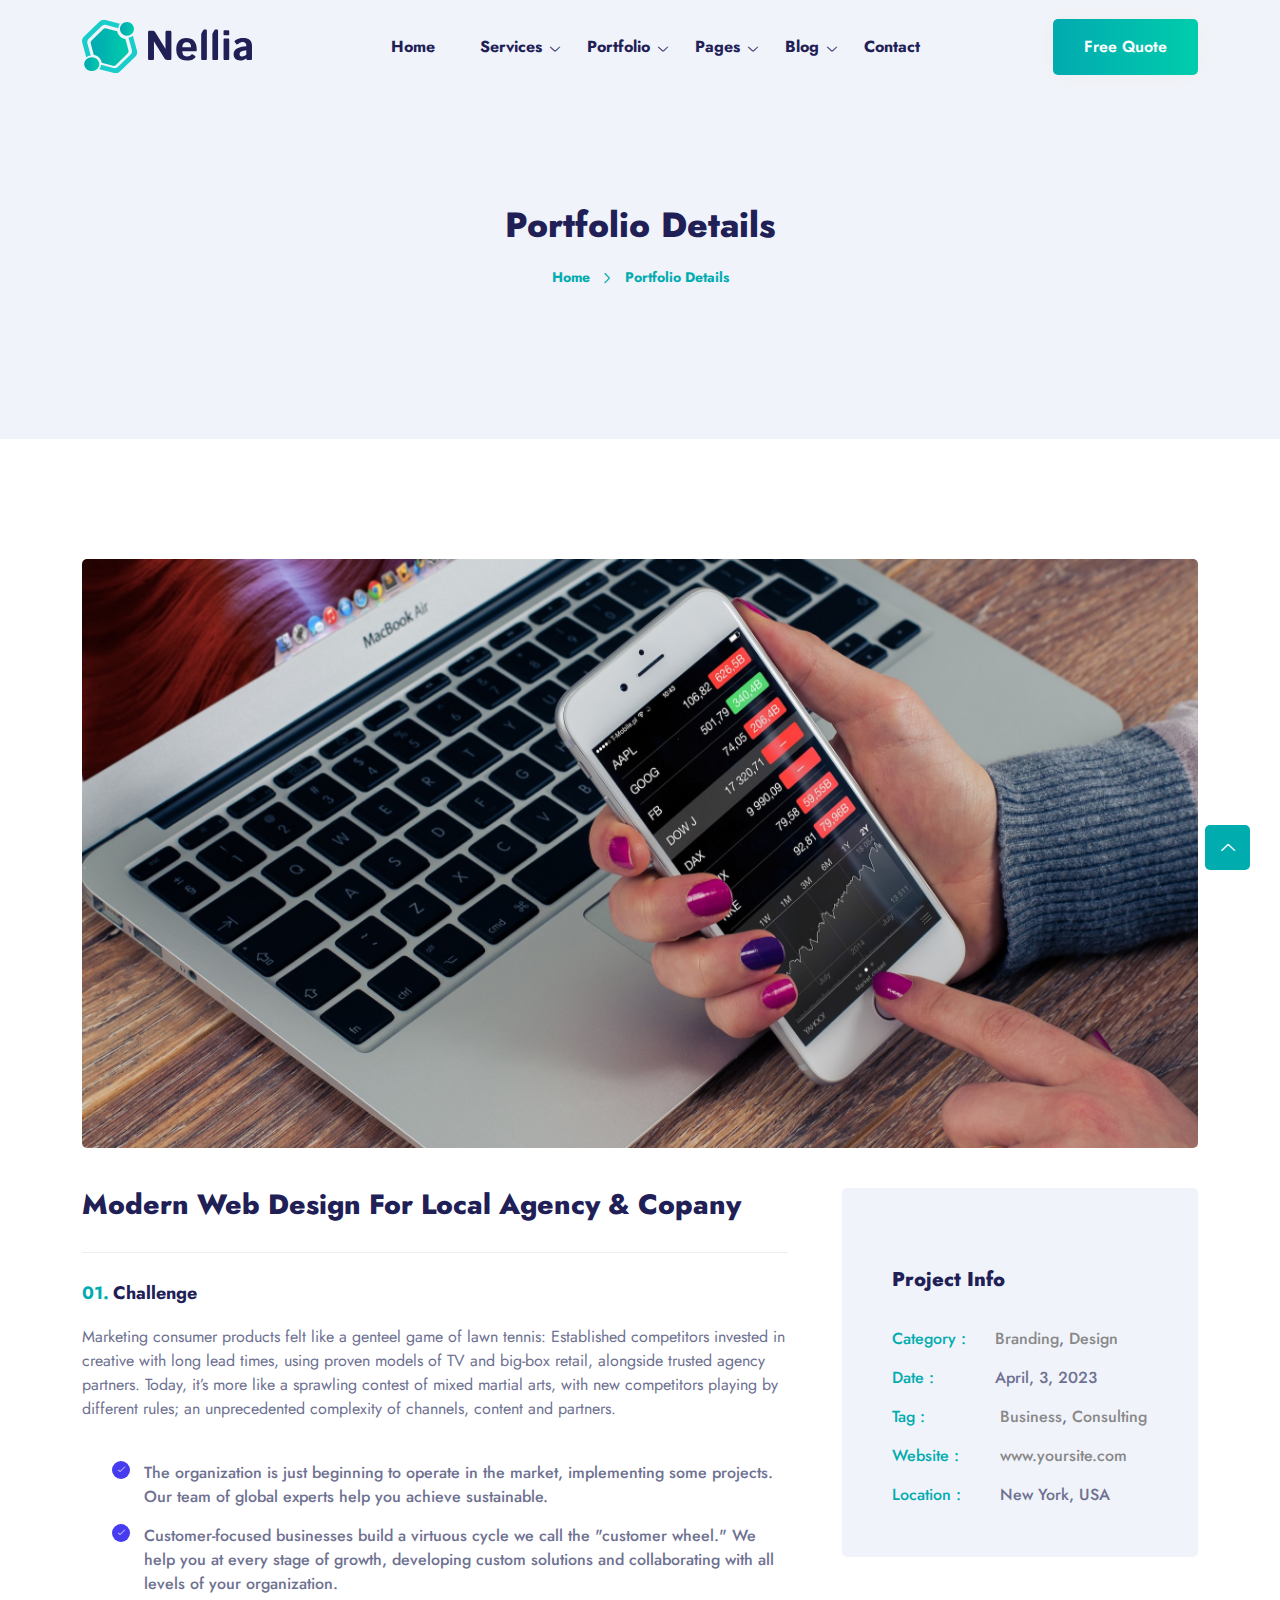
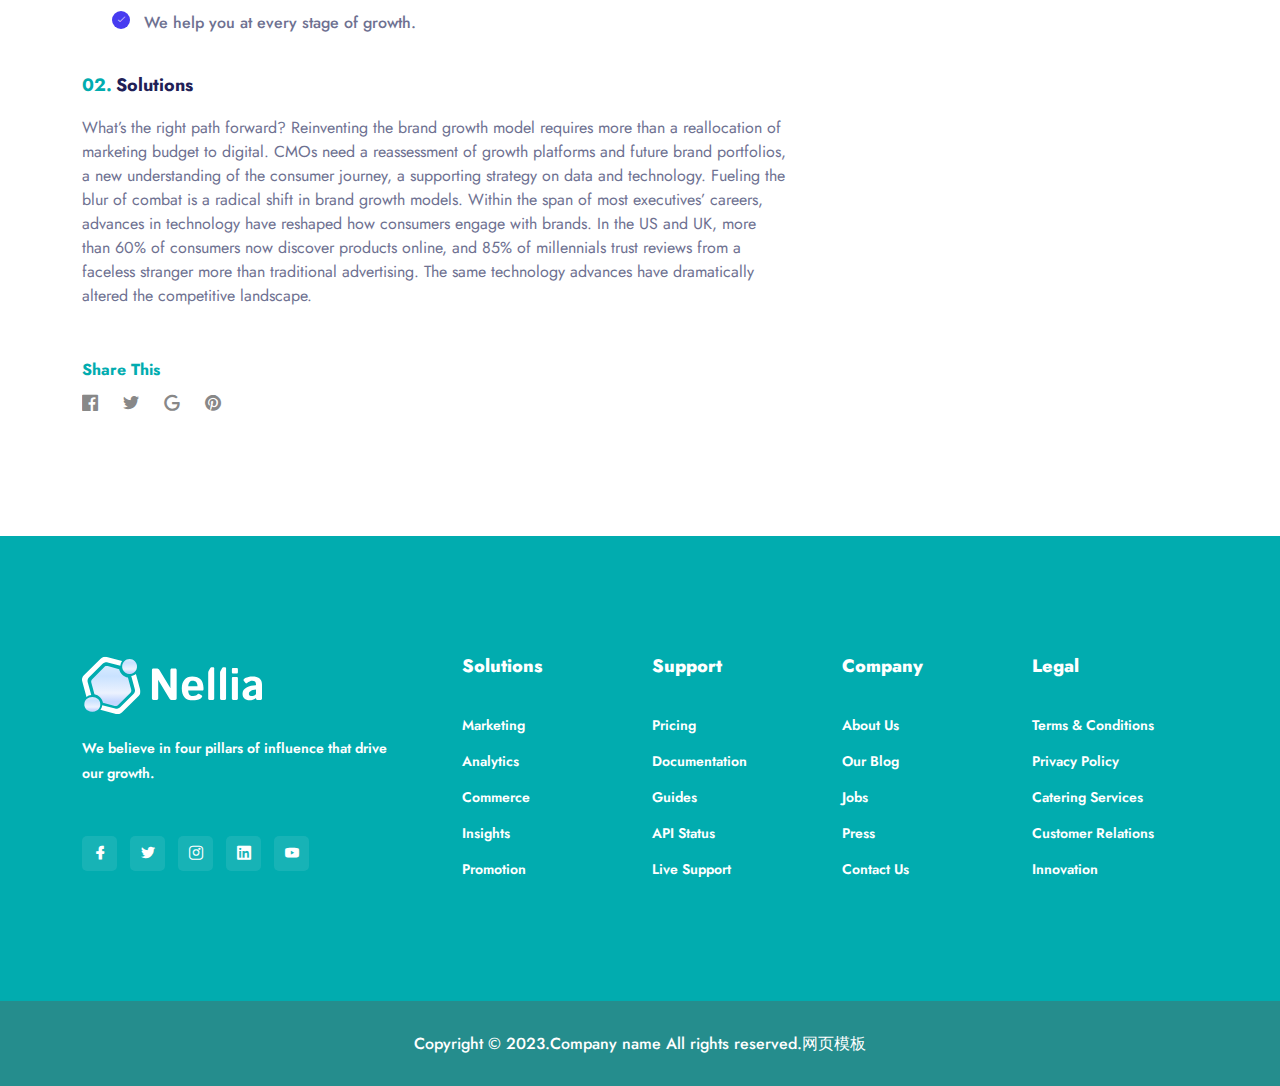
<file: portfolio-details.html>
<!DOCTYPE html>
<html lang="zxx">

<head>

  <meta charset="utf-8">
  <title>Nellia - IT Solutions & Services HTML Template</title>
  <meta http-equiv="X-UA-Compatible" content="IE=edge">
  <meta name="viewport" content="width=device-width, initial-scale=1.0">
  <meta name="description" content="Nellia - IT Solutions & Services HTML Template">
  <meta name="keywords" content="	consulting, digital agency, digital business, information technology, it service, it solutions">

  <!-- Favicon -->
  

  <!-- Plugin CSS -->
  <link rel="stylesheet" href="static/css/bootstrap.min.css">
  <link rel="stylesheet" href="static/css/LineIcons.2.0.css">
  <link rel="stylesheet" href="static/css/animate.css">
  <link rel="stylesheet" href="static/css/tiny-slider.css">
  <link rel="stylesheet" href="static/css/glightbox.min.css">

  <!-- Main css -->
  <link rel="stylesheet" href="static/css/main.css">
</head>

<body>

  <!-- Preloader -->
  <div id="preloader">
    <div class="nellia-load"></div>
  </div>

  <header class="header navbar-area">
    <div class="container">
      <div class="row align-items-center">
        <div class="col-lg-12">
          <div class="nav-inner">

            <nav class="navbar navbar-expand-lg">
              <a class="navbar-brand" href="index.html">
                <img src="static/picture/logo.svg" alt="Logo">
              </a>
              <button class="navbar-toggler mobile-menu-btn" type="button" data-bs-toggle="collapse" data-bs-target="#navbarSupportedContent" aria-controls="navbarSupportedContent" aria-expanded="false" aria-label="Toggle navigation">
                <span class="toggler-icon"></span>
                <span class="toggler-icon"></span>
                <span class="toggler-icon"></span>
              </button>
              <div class="collapse navbar-collapse sub-menu-bar" id="navbarSupportedContent">
                <ul id="nav" class="navbar-nav ms-auto">
                  <li class="nav-item">
                    <a href="index.html" aria-label="Toggle navigation">Home</a>
                  </li>
                  <li class="nav-item">
                    <a class=" dd-menu collapsed" href="#blog" data-bs-toggle="collapse" data-bs-target="#submenu-1-1" aria-controls="navbarSupportedContent" aria-expanded="false" aria-label="Toggle navigation">Services</a>
                    <ul class="sub-menu collapse" id="submenu-1-1">
                      <li class="nav-item"><a href="services.html">Services</a>
                      </li>
                      <li class="nav-item"><a href="service-details.html">Service Details</a></li>
                    </ul>
                  </li>
                  <li class="nav-item">
                    <a class="active dd-menu collapsed" href="#blog" data-bs-toggle="collapse" data-bs-target="#submenu-1-2" aria-controls="navbarSupportedContent" aria-expanded="false" aria-label="Toggle navigation">Portfolio</a>
                    <ul class="sub-menu collapse" id="submenu-1-2">
                      <li class="nav-item"><a href="portfolio.html">Portfolio</a>
                      </li>
                      <li class="nav-item active"><a href="">Portfolio
                          Details</a>
                      </li>
                    </ul>
                  </li>
                  <li class="nav-item">
                    <a class=" dd-menu collapsed" href="#blog" data-bs-toggle="collapse" data-bs-target="#submenu-1-3" aria-controls="navbarSupportedContent" aria-expanded="false" aria-label="Toggle navigation">Pages</a>
                    <ul class="sub-menu collapse" id="submenu-1-3">
                      <li class="nav-item"><a href="about.html">About Us</a>
                      </li>
                      <li class="nav-item"><a href="pricing.html">Pricing</a></li>
                      <li class="nav-item"><a href="faq.html">Faq</a></li>
                      <li class="nav-item"><a href="404.html">404 Error</a></li>
                    </ul>
                  </li>
                  <li class="nav-item">
                    <a class=" dd-menu collapsed" href="#blog" data-bs-toggle="collapse" data-bs-target="#submenu-1-4" aria-controls="navbarSupportedContent" aria-expanded="false" aria-label="Toggle navigation">Blog</a>
                    <ul class="sub-menu collapse" id="submenu-1-4">
                      <li class="nav-item"><a href="blog-grid-sidebar.html">Blog Grid Sidebar</a>
                      </li>
                      <li class="nav-item"><a href="blog-single.html">Blog Single</a></li>
                      <li class="nav-item"><a href="blog-single-sidebar.html">Blog Single
                          Sibebar</a></li>
                    </ul>
                  </li>
                  <li class="nav-item">
                    <a href="contact.html" aria-label="Toggle navigation">Contact</a>
                  </li>
                </ul>
              </div>
              <div class="button add-list-button">
                <a href="contact.html" class="btn">Free Quote</a>
              </div>
            </nav>

          </div>
        </div>
      </div>
    </div>
  </header>


  <div class="breadcrumbs">
    <div class="container">
      <div class="row">
        <div class="col-lg-8 offset-lg-2 col-md-12 col-12">
          <div class="breadcrumbs-content">
            <h1 class="page-title">Portfolio Details</h1>
          </div>
          <ul class="breadcrumb-nav">
            <li><a href="index.html">Home</a></li>
            <li>Portfolio Details</li>
          </ul>
        </div>
      </div>
    </div>
  </div>


  <div class="portfolio-details section">
    <div class="container">
      <div class="row">
        <div class="col-12">
          <div class="content">
            <div class="thumb">
              <img src="static/picture/project-details.jpg" alt="#">
            </div>
            <div class="row">
              <div class="col-lg-8 col-12">
                <div class="details-content">
                  <h3>Modern Web Design For Local Agency & Copany</h3>
                  <h4><span>01.</span>Сhallenge</h4>
                  <p>Marketing consumer products felt like a genteel game of lawn tennis: Established
                    competitors
                    invested in creative with long lead times, using proven models of TV and big-box
                    retail,
                    alongside trusted agency partners. Today, it’s more like a sprawling contest of
                    mixed
                    martial arts, with new competitors playing by different rules; an unprecedented
                    complexity
                    of channels, content and partners.</p>
                  <ul class="list">
                    <li><i class="lni lni-checkmark"></i> The organization is just beginning to
                      operate
                      in the
                      market, implementing some projects. Our team of global experts help you
                      achieve
                      sustainable.</li>
                    <li><i class="lni lni-checkmark"></i> Customer-focused businesses build a
                      virtuous
                      cycle we
                      call the "customer wheel." We help you at every stage of growth, developing
                      custom
                      solutions and collaborating with all levels of your organization.</li>
                    <li><i class="lni lni-checkmark"></i> We help you at every stage of growth.</li>
                  </ul>
                  <h4><span>02.</span>Solutions</h4>
                  <p>What’s the right path forward? Reinventing the brand growth model requires more
                    than
                    a
                    reallocation of marketing budget to digital. CMOs need a reassessment of growth
                    platforms
                    and future brand portfolios, a new understanding of the consumer journey, a
                    supporting
                    strategy on data and technology. Fueling the blur of combat is a radical shift
                    in
                    brand
                    growth models. Within the span of most executives’ careers, advances in
                    technology
                    have
                    reshaped how consumers engage with brands. In the US and UK, more than 60% of
                    consumers now
                    discover products online, and 85% of millennials trust reviews from a faceless
                    stranger more
                    than traditional advertising. The same technology advances have dramatically
                    altered
                    the
                    competitive landscape.</p>
                  <div class="share">
                    <span>Share This</span>
                    <ul>
                      <li><a href="#"><i class="lni lni-facebook-original"></i></a>
                      </li>
                      <li><a href="#"><i class="lni lni-twitter-original"></i></a>
                      </li>
                      <li><a href="#"><i class="lni lni-google"></i></a></li>
                      <li><a href="#"><i class="lni lni-pinterest"></i></a></li>
                    </ul>
                  </div>
                </div>
              </div>
              <div class="col-lg-4 col-md-12 col-12">
                <div class="pf-details-sidebar">
                  <h4>Project Info</h4>
                  <ul>
                    <li><span>Category : </span><a href="#">Branding</a>, <a href="#">Design</a></li>
                    <li><span>Date : </span>April, 3, 2023</li>
                    <li><span>Tag : </span>
                      <a href="#">Business</a>,
                      <a href="#">Consulting</a>
                    </li>
                    <li><span>Website : </span>
                      <a href="#">www.yoursite.com</a>
                    </li>
                    <li><span>Location : </span>
                      New York, USA
                    </li>
                  </ul>
                </div>
              </div>
            </div>
          </div>
        </div>
      </div>
    </div>
  </div>


  <footer class="footer">

    <div class="footer-top">
      <div class="container">
        <div class="row">
          <div class="col-lg-4 col-md-4 col-12">

            <div class="single-footer f-about">
              <div class="logo">
                <a href="index.html">
                  <img src="static/picture/white-logo.svg" alt="#">
                </a>
              </div>
              <p>We believe in four pillars of influence that drive our growth.</p>
              <ul class="social">
                <li><a href="#"><i class="lni lni-facebook-filled"></i></a></li>
                <li><a href="#"><i class="lni lni-twitter-original"></i></a></li>
                <li><a href="#"><i class="lni lni-instagram"></i></a></li>
                <li><a href="#"><i class="lni lni-linkedin-original"></i></a></li>
                <li><a href="#"><i class="lni lni-youtube"></i></a></li>
              </ul>
            </div>

          </div>
          <div class="col-lg-8 col-md-8 col-12">
            <div class="row">
              <div class="col-lg-3 col-md-6 col-12">

                <div class="single-footer f-link">
                  <h3>Solutions</h3>
                  <ul>
                    <li><a href="#">Marketing</a></li>
                    <li><a href="#">Analytics</a></li>
                    <li><a href="#">Commerce</a></li>
                    <li><a href="#">Insights</a></li>
                    <li><a href="#">Promotion</a></li>
                  </ul>
                </div>

              </div>
              <div class="col-lg-3 col-md-6 col-12">

                <div class="single-footer f-link">
                  <h3>Support</h3>
                  <ul>
                    <li><a href="#">Pricing</a></li>
                    <li><a href="#">Documentation</a></li>
                    <li><a href="#">Guides</a></li>
                    <li><a href="#">API Status</a></li>
                    <li><a href="#">Live Support</a></li>
                  </ul>
                </div>

              </div>
              <div class="col-lg-3 col-md-6 col-12">

                <div class="single-footer f-link">
                  <h3>Company</h3>
                  <ul>
                    <li><a href="#">About Us</a></li>
                    <li><a href="#">Our Blog</a></li>
                    <li><a href="#">Jobs</a></li>
                    <li><a href="#">Press</a></li>
                    <li><a href="#">Contact Us</a></li>
                  </ul>
                </div>

              </div>
              <div class="col-lg-3 col-md-6 col-12">

                <div class="single-footer f-link">
                  <h3>Legal</h3>
                  <ul>
                    <li><a href="#">Terms & Conditions</a></li>
                    <li><a href="#">Privacy Policy</a></li>
                    <li><a href="#">Catering Services</a></li>
                    <li><a href="#">Customer Relations</a></li>
                    <li><a href="#">Innovation</a></li>
                  </ul>
                </div>

              </div>
            </div>
          </div>
        </div>
      </div>
    </div>

    <div class="copyright-area">
      <div class="container">
        <div class="row">
          <div class="col-12">
            <p class="copyright-text">Copyright &copy; 2023.Company name All rights reserved.<a target="_blank" href="https://www.php.cn/">&#x7F51;&#x9875;&#x6A21;&#x677F;</a></p>
          </div>
        </div>
      </div>
    </div>
  </footer>


  <a href="#" class="scroll-top">
    <i class="lni lni-chevron-up"></i>
  </a>

  <!-- javascript -->
  <script src="static/js/bootstrap.min.js"></script>
  <script src="static/js/wow.min.js"></script>
  <script src="static/js/tiny-slider.js"></script>
  <script src="static/js/glightbox.min.js"></script>
  <script src="static/js/count-up.min.js"></script>
  <script src="static/js/imagesloaded.min.js"></script>
  <script src="static/js/isotope.min.js"></script>
  <script src="static/js/main.js"></script>


</body></html>
</file>
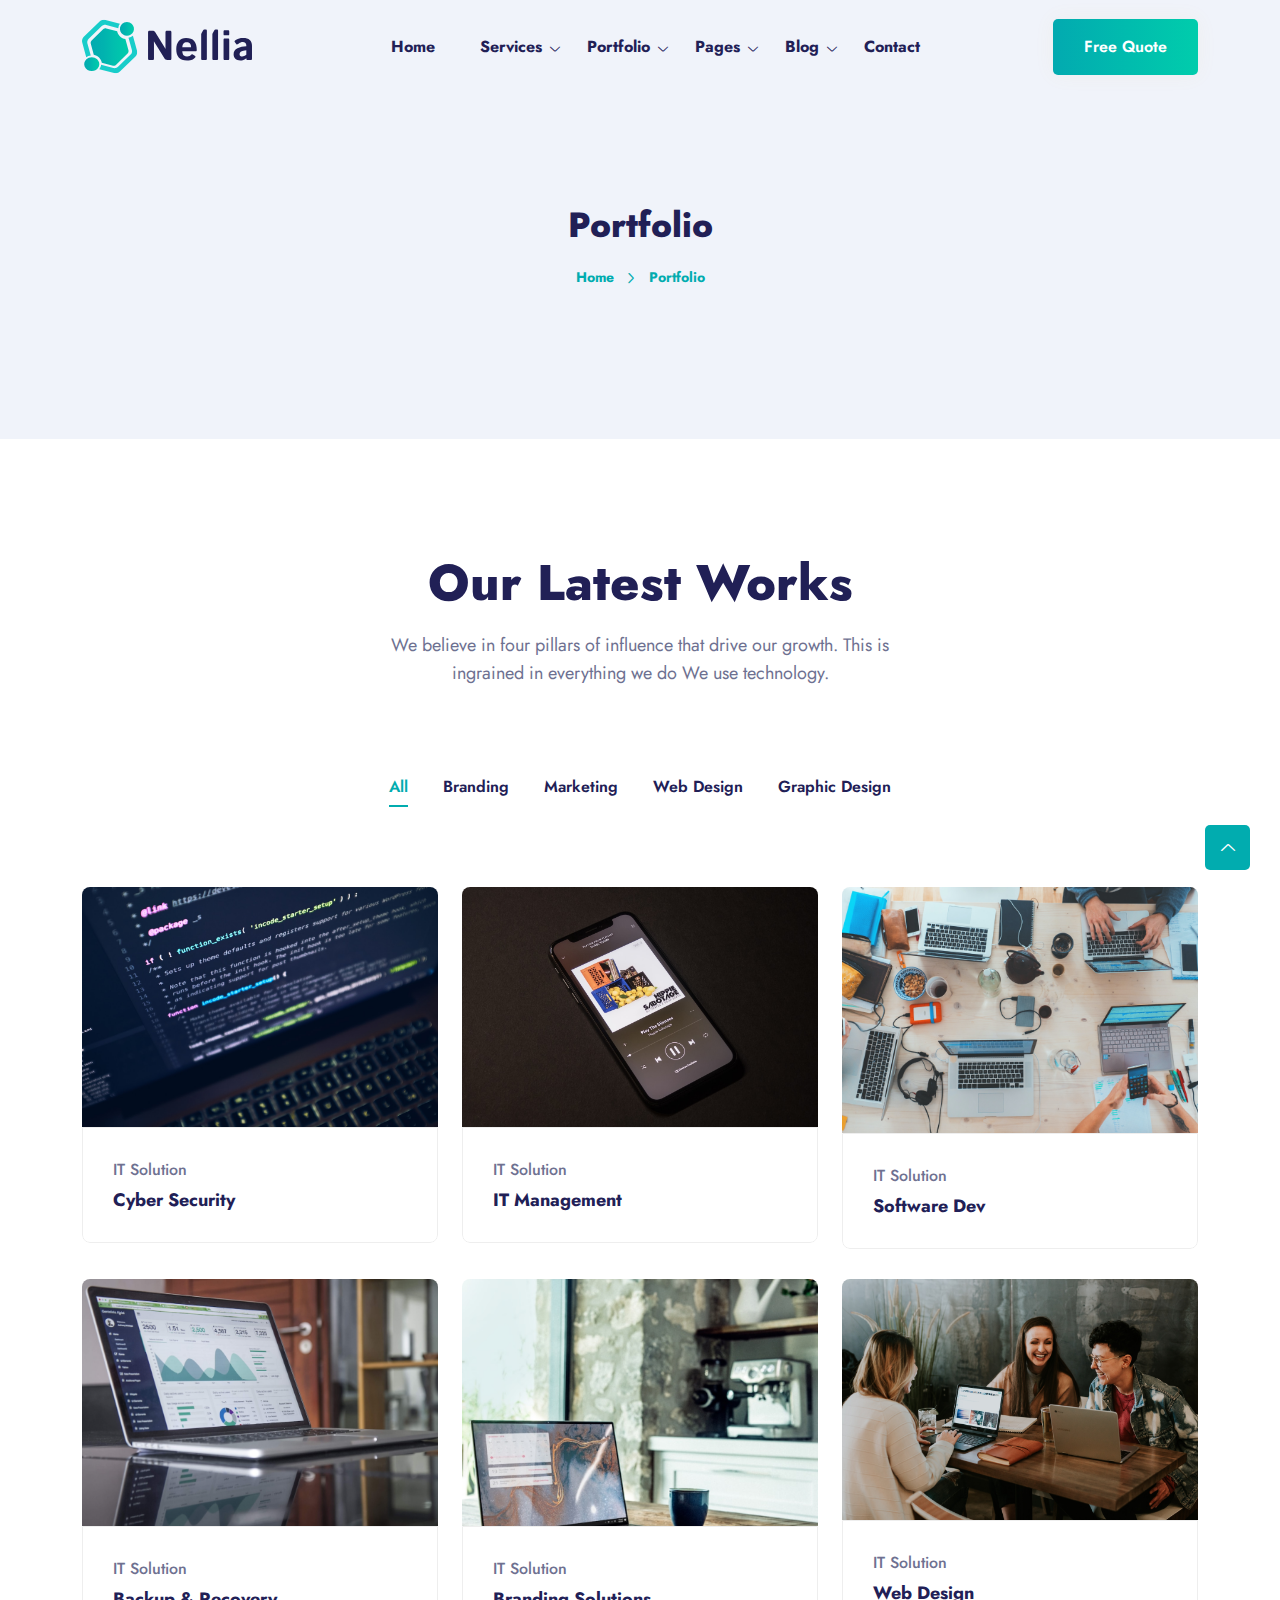
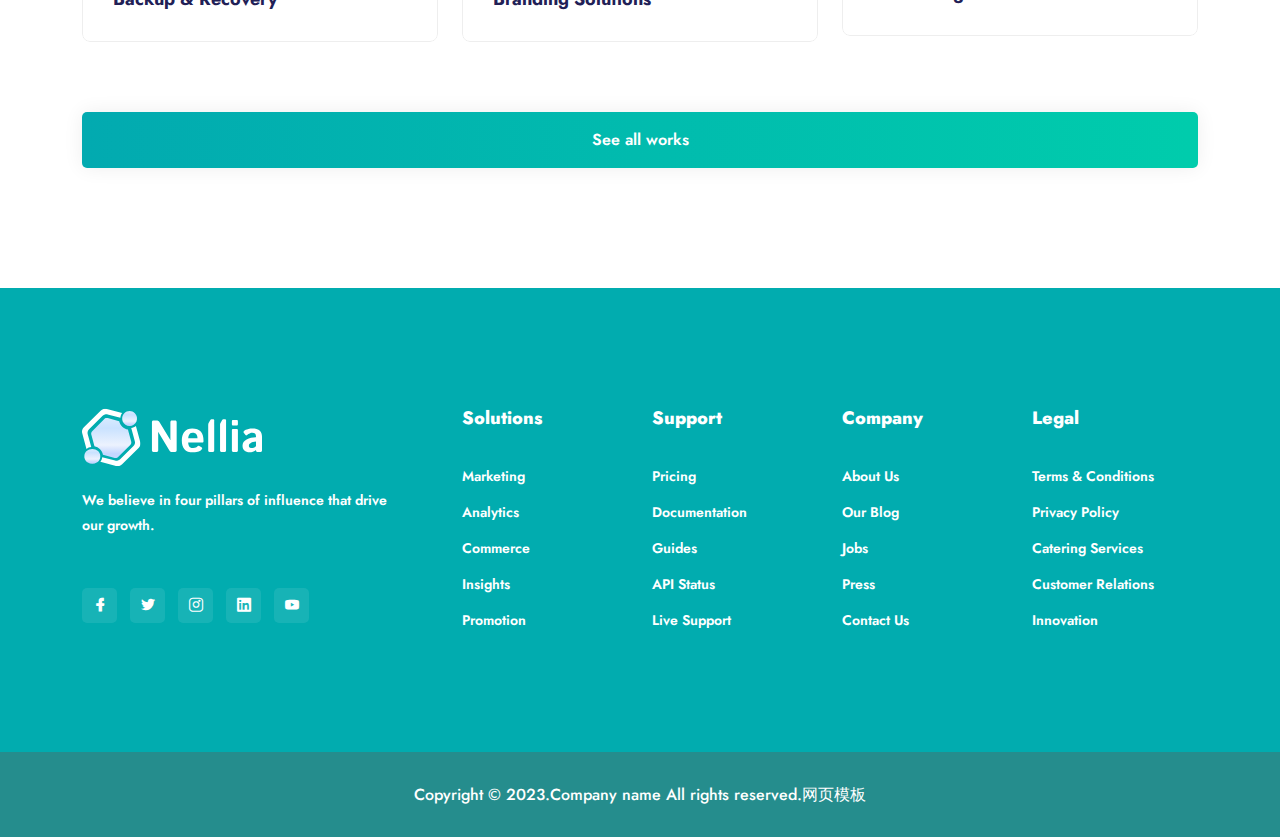
<file: portfolio.html>
<!DOCTYPE html>
<html lang="zxx">

<head>

    <meta charset="utf-8">
    <title>Nellia - IT Solutions & Services HTML Template</title>
    <meta http-equiv="X-UA-Compatible" content="IE=edge">
    <meta name="viewport" content="width=device-width, initial-scale=1.0">
    <meta name="description" content="Nellia - IT Solutions & Services HTML Template">
    <meta name="keywords" content="	consulting, digital agency, digital business, information technology, it service, it solutions">

    <!-- Favicon -->
    

    <!-- Plugin CSS -->
    <link rel="stylesheet" href="static/css/bootstrap.min.css">
    <link rel="stylesheet" href="static/css/LineIcons.2.0.css">
    <link rel="stylesheet" href="static/css/animate.css">
    <link rel="stylesheet" href="static/css/tiny-slider.css">
    <link rel="stylesheet" href="static/css/glightbox.min.css">

    <!-- Main css -->
    <link rel="stylesheet" href="static/css/main.css">
</head>

<body>

    <!-- Preloader -->
    <div id="preloader">
        <div class="nellia-load"></div>
    </div>

    <header class="header navbar-area">
        <div class="container">
            <div class="row align-items-center">
                <div class="col-lg-12">
                    <div class="nav-inner">

                        <nav class="navbar navbar-expand-lg">
                            <a class="navbar-brand" href="index.html">
                                <img src="static/picture/logo.svg" alt="Logo">
                            </a>
                            <button class="navbar-toggler mobile-menu-btn" type="button" data-bs-toggle="collapse" data-bs-target="#navbarSupportedContent" aria-controls="navbarSupportedContent" aria-expanded="false" aria-label="Toggle navigation">
                                <span class="toggler-icon"></span>
                                <span class="toggler-icon"></span>
                                <span class="toggler-icon"></span>
                            </button>
                            <div class="collapse navbar-collapse sub-menu-bar" id="navbarSupportedContent">
                                <ul id="nav" class="navbar-nav ms-auto">
                                    <li class="nav-item">
                                        <a href="index.html" aria-label="Toggle navigation">Home</a>
                                    </li>
                                    <li class="nav-item">
                                        <a class=" dd-menu collapsed" href="#blog" data-bs-toggle="collapse" data-bs-target="#submenu-1-1" aria-controls="navbarSupportedContent" aria-expanded="false" aria-label="Toggle navigation">Services</a>
                                        <ul class="sub-menu collapse" id="submenu-1-1">
                                            <li class="nav-item"><a href="services.html">Services</a>
                                            </li>
                                            <li class="nav-item"><a href="service-details.html">Service Details</a></li>
                                        </ul>
                                    </li>
                                    <li class="nav-item">
                                        <a class="active dd-menu collapsed" href="#blog" data-bs-toggle="collapse" data-bs-target="#submenu-1-2" aria-controls="navbarSupportedContent" aria-expanded="false" aria-label="Toggle navigation">Portfolio</a>
                                        <ul class="sub-menu collapse" id="submenu-1-2">
                                            <li class="nav-item active"><a href="">Portfolio</a>
                                            </li>
                                            <li class="nav-item"><a href="portfolio-details.html">Portfolio Details</a>
                                            </li>
                                        </ul>
                                    </li>
                                    <li class="nav-item">
                                        <a class=" dd-menu collapsed" href="#blog" data-bs-toggle="collapse" data-bs-target="#submenu-1-3" aria-controls="navbarSupportedContent" aria-expanded="false" aria-label="Toggle navigation">Pages</a>
                                        <ul class="sub-menu collapse" id="submenu-1-3">
                                            <li class="nav-item"><a href="about.html">About Us</a>
                                            </li>
                                            <li class="nav-item"><a href="pricing.html">Pricing</a></li>
                                            <li class="nav-item"><a href="faq.html">Faq</a></li>
                                            <li class="nav-item"><a href="404.html">404 Error</a></li>
                                        </ul>
                                    </li>
                                    <li class="nav-item">
                                        <a class=" dd-menu collapsed" href="#blog" data-bs-toggle="collapse" data-bs-target="#submenu-1-4" aria-controls="navbarSupportedContent" aria-expanded="false" aria-label="Toggle navigation">Blog</a>
                                        <ul class="sub-menu collapse" id="submenu-1-4">
                                            <li class="nav-item"><a href="blog-grid-sidebar.html">Blog Grid Sidebar</a>
                                            </li>
                                            <li class="nav-item"><a href="blog-single.html">Blog Single</a></li>
                                            <li class="nav-item"><a href="blog-single-sidebar.html">Blog Single
                                                    Sibebar</a></li>
                                        </ul>
                                    </li>
                                    <li class="nav-item">
                                        <a href="contact.html" aria-label="Toggle navigation">Contact</a>
                                    </li>
                                </ul>
                            </div>
                            <div class="button add-list-button">
                                <a href="contact.html" class="btn">Free Quote</a>
                            </div>
                        </nav>

                    </div>
                </div>
            </div>
        </div>
    </header>


    <div class="breadcrumbs">
        <div class="container">
            <div class="row">
                <div class="col-lg-8 offset-lg-2 col-md-12 col-12">
                    <div class="breadcrumbs-content">
                        <h1 class="page-title">Portfolio</h1>
                    </div>
                    <ul class="breadcrumb-nav">
                        <li><a href="index.html">Home</a></li>
                        <li>Portfolio</li>
                    </ul>
                </div>
            </div>
        </div>
    </div>


    <section class="portfolio-section section">
        <div id="container" class="container">
            <div class="row">
                <div class="col-12">
                    <div class="section-title">
                        <h2 class="wow fadeInUp" data-wow-delay=".4s">Our Latest works</h2>
                        <p class="wow fadeInUp" data-wow-delay=".6s">We believe in four pillars of influence that drive our
                            growth. This is ingrained in everything we do We use technology.</p>
                    </div>
                </div>
            </div>
            <div class="row">
                <div class="col-12">
                    <div class="portfolio-button-head">
                        <div class="portfolio-btn-wrapper wow fadeInUp" data-wow-delay=".4s">
                            <button class="portfolio-btn active" data-filter="*">All</button>
                            <button class="portfolio-btn" data-filter=".branding">Branding</button>
                            <button class="portfolio-btn" data-filter=".marketing">Marketing</button>
                            <button class="portfolio-btn" data-filter=".web">Web Design</button>
                            <button class="portfolio-btn" data-filter=".graphic">Graphic Design</button>
                        </div>
                    </div>
                </div>
            </div>
            <div class="row grid">
                <div class="col-lg-4 col-md-6 grid-item marketing">
                    <div class="portfolio-item-wrapper">
                        <div class="portfolio-img">
                            <a href="portfolio-details.html"><img src="static/picture/pf1.png" alt="#"></a>
                        </div>
                        <div class="portfolio-overlay">
                            <div class="pf-content">
                                <span class="category">IT Solution</span>
                                <h4><a href="portfolio-details.html">Cyber Security</a></h4>
                            </div>
                        </div>
                    </div>
                </div>
                <div class="col-lg-4 col-md-6 grid-item graphic">
                    <div class="portfolio-item-wrapper">
                        <div class="portfolio-img">
                            <a href="portfolio-details.html"><img src="static/picture/pf2.png" alt="#"></a>
                        </div>
                        <div class="portfolio-overlay">
                            <div class="pf-content">
                                <span class="category">IT Solution</span>
                                <h4><a href="portfolio-details.html">IT Management</a></h4>
                            </div>
                        </div>
                    </div>
                </div>
                <div class="col-lg-4 col-md-6 grid-item marketing">
                    <div class="portfolio-item-wrapper">
                        <div class="portfolio-img">
                            <a href="portfolio-details.html"><img src="static/picture/pf3.png" alt="#"></a>
                        </div>
                        <div class="portfolio-overlay">
                            <div class="pf-content">
                                <span class="category">IT Solution</span>
                                <h4><a href="portfolio-details.html">Software Dev</a></h4>
                            </div>
                        </div>
                    </div>
                </div>
                <div class="col-lg-4 col-md-6 grid-item web">
                    <div class="portfolio-item-wrapper">
                        <div class="portfolio-img">
                            <a href="portfolio-details.html"><img src="static/picture/pf4.png" alt="#"></a>
                        </div>
                        <div class="portfolio-overlay">
                            <div class="pf-content">
                                <span class="category">IT Solution</span>
                                <h4><a href="portfolio-details.html">Backup & Recovery</a></h4>
                            </div>
                        </div>
                    </div>
                </div>
                <div class="col-lg-4 col-md-6 grid-item branding">
                    <div class="portfolio-item-wrapper">
                        <div class="portfolio-img">
                            <a href="portfolio-details.html"><img src="static/picture/pf5.png" alt="#"></a>
                        </div>
                        <div class="portfolio-overlay">
                            <div class="pf-content">
                                <span class="category">IT Solution</span>
                                <h4><a href="portfolio-details.html"> Branding Solutions </a></h4>
                            </div>
                        </div>
                    </div>
                </div>
                <div class="col-lg-4 col-md-6 grid-item web">
                    <div class="portfolio-item-wrapper">
                        <div class="portfolio-img">
                            <a href="portfolio-details.html"><img src="static/picture/pf6.png" alt="#"></a>
                        </div>
                        <div class="portfolio-overlay">
                            <div class="pf-content">
                                <span class="category">IT Solution</span>
                                <h4><a href="portfolio-details.html"> Web Design</a></h4>
                            </div>
                        </div>
                    </div>
                </div>
            </div>
            <div class="row">
                <div class="col-12">
                    <div class="button see-all">
                        <a href="" class="btn">See all works</a>
                    </div>
                </div>
            </div>
        </div>
    </section>


    <footer class="footer">

        <div class="footer-top">
            <div class="container">
                <div class="row">
                    <div class="col-lg-4 col-md-4 col-12">

                        <div class="single-footer f-about">
                            <div class="logo">
                                <a href="index.html">
                                    <img src="static/picture/white-logo.svg" alt="#">
                                </a>
                            </div>
                            <p>We believe in four pillars of influence that drive our growth.</p>
                            <ul class="social">
                                <li><a href="#"><i class="lni lni-facebook-filled"></i></a></li>
                                <li><a href="#"><i class="lni lni-twitter-original"></i></a></li>
                                <li><a href="#"><i class="lni lni-instagram"></i></a></li>
                                <li><a href="#"><i class="lni lni-linkedin-original"></i></a></li>
                                <li><a href="#"><i class="lni lni-youtube"></i></a></li>
                            </ul>
                        </div>

                    </div>
                    <div class="col-lg-8 col-md-8 col-12">
                        <div class="row">
                            <div class="col-lg-3 col-md-6 col-12">

                                <div class="single-footer f-link">
                                    <h3>Solutions</h3>
                                    <ul>
                                        <li><a href="#">Marketing</a></li>
                                        <li><a href="#">Analytics</a></li>
                                        <li><a href="#">Commerce</a></li>
                                        <li><a href="#">Insights</a></li>
                                        <li><a href="#">Promotion</a></li>
                                    </ul>
                                </div>

                            </div>
                            <div class="col-lg-3 col-md-6 col-12">

                                <div class="single-footer f-link">
                                    <h3>Support</h3>
                                    <ul>
                                        <li><a href="#">Pricing</a></li>
                                        <li><a href="#">Documentation</a></li>
                                        <li><a href="#">Guides</a></li>
                                        <li><a href="#">API Status</a></li>
                                        <li><a href="#">Live Support</a></li>
                                    </ul>
                                </div>

                            </div>
                            <div class="col-lg-3 col-md-6 col-12">

                                <div class="single-footer f-link">
                                    <h3>Company</h3>
                                    <ul>
                                        <li><a href="#">About Us</a></li>
                                        <li><a href="#">Our Blog</a></li>
                                        <li><a href="#">Jobs</a></li>
                                        <li><a href="#">Press</a></li>
                                        <li><a href="#">Contact Us</a></li>
                                    </ul>
                                </div>

                            </div>
                            <div class="col-lg-3 col-md-6 col-12">

                                <div class="single-footer f-link">
                                    <h3>Legal</h3>
                                    <ul>
                                        <li><a href="#">Terms & Conditions</a></li>
                                        <li><a href="#">Privacy Policy</a></li>
                                        <li><a href="#">Catering Services</a></li>
                                        <li><a href="#">Customer Relations</a></li>
                                        <li><a href="#">Innovation</a></li>
                                    </ul>
                                </div>

                            </div>
                        </div>
                    </div>
                </div>
            </div>
        </div>

        <div class="copyright-area">
            <div class="container">
                <div class="row">
                    <div class="col-12">
                        <p class="copyright-text">Copyright &copy; 2023.Company name All rights reserved.<a target="_blank" href="https://www.php.cn/">&#x7F51;&#x9875;&#x6A21;&#x677F;</a></p>
                    </div>
                </div>
            </div>
        </div>
        </footer>
        
        
        <a href="#" class="scroll-top">
            <i class="lni lni-chevron-up"></i>
        </a>
        
        <!-- javascript -->
        <script src="static/js/bootstrap.min.js"></script>
        <script src="static/js/wow.min.js"></script>
        <script src="static/js/tiny-slider.js"></script>
        <script src="static/js/glightbox.min.js"></script>
        <script src="static/js/count-up.min.js"></script>
        <script src="static/js/imagesloaded.min.js"></script>
        <script src="static/js/isotope.min.js"></script>
        <script src="static/js/main.js"></script>
</body>


</html>
</file>
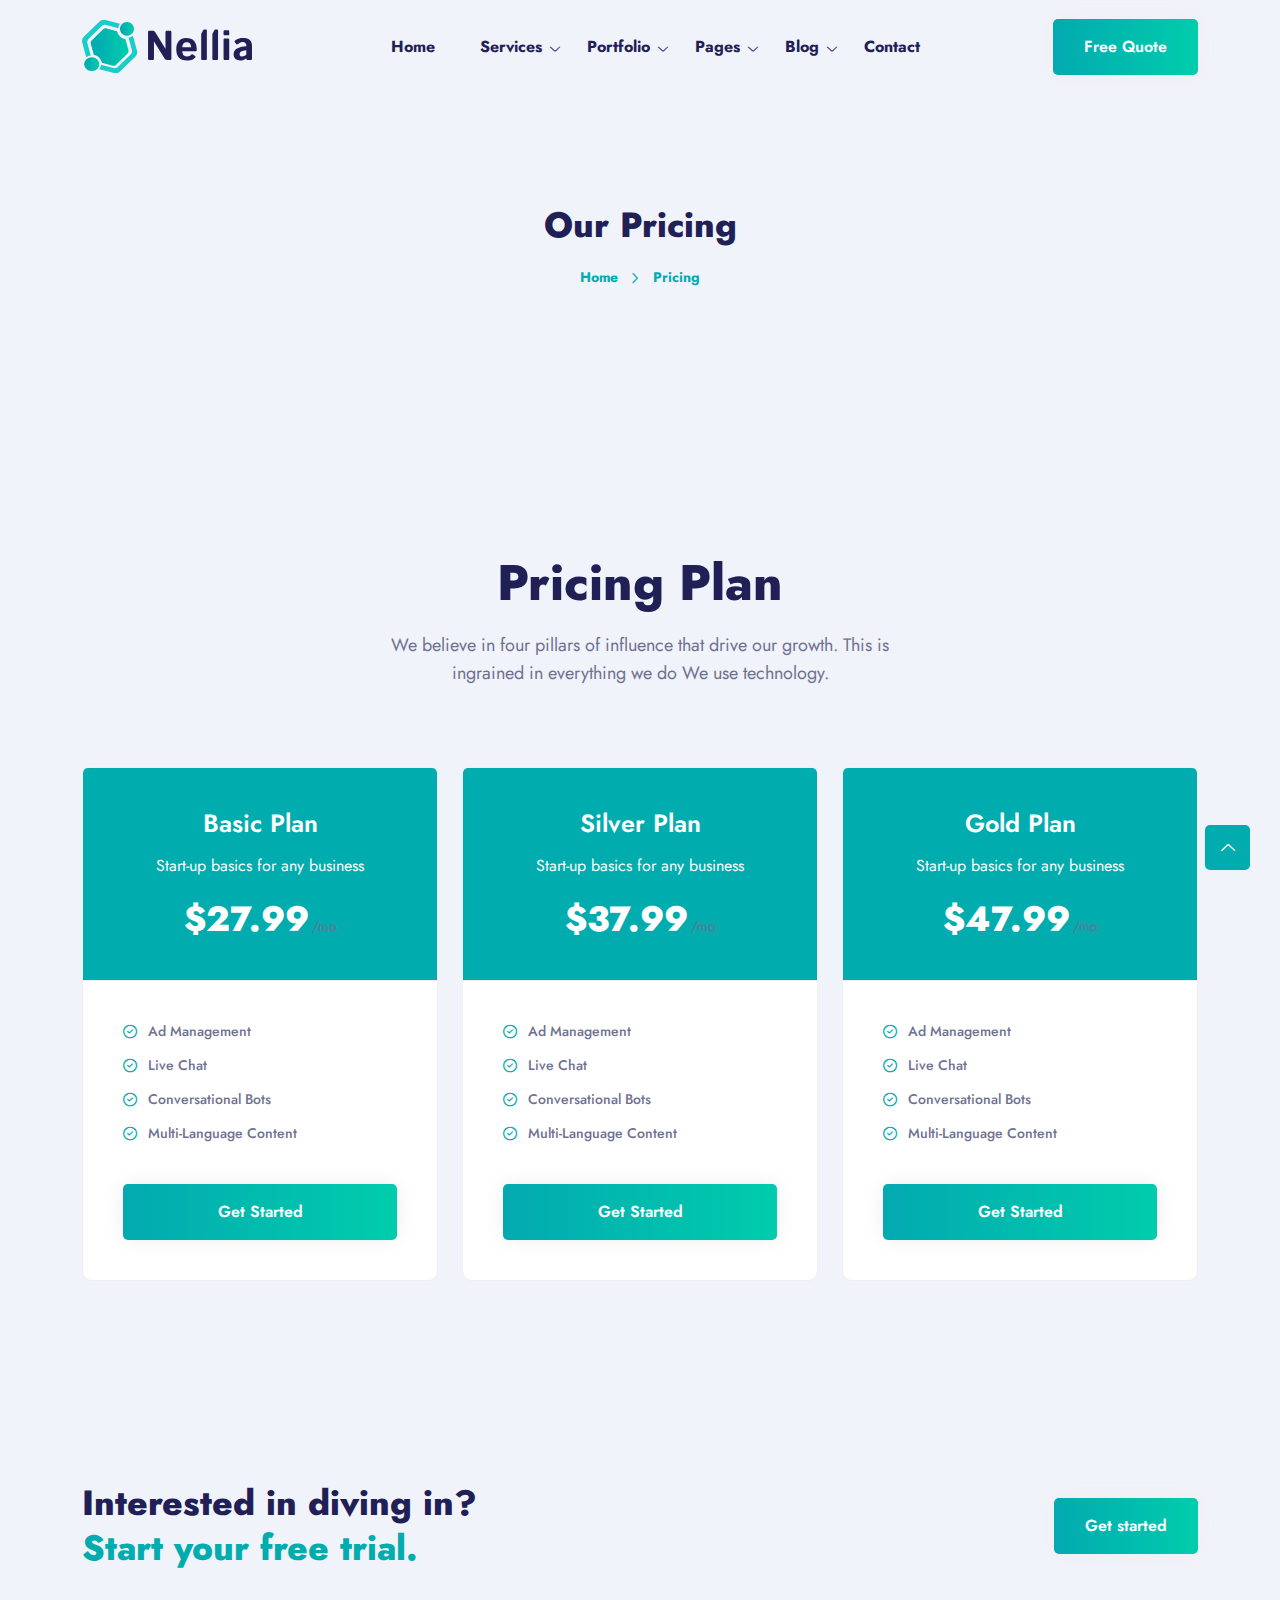
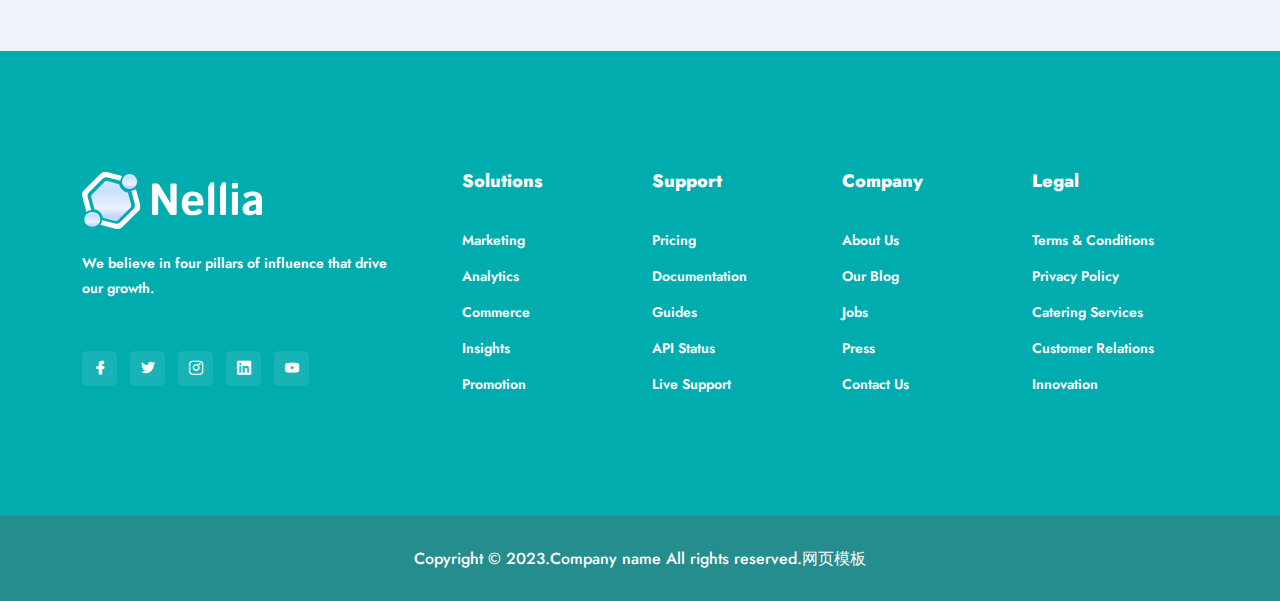
<file: pricing.html>
<!DOCTYPE html>
<html lang="zxx">

<head>

  <meta charset="utf-8">
  <title>Nellia - IT Solutions & Services HTML Template</title>
  <meta http-equiv="X-UA-Compatible" content="IE=edge">
  <meta name="viewport" content="width=device-width, initial-scale=1.0">
  <meta name="description" content="Nellia - IT Solutions & Services HTML Template">
  <meta name="keywords" content="	consulting, digital agency, digital business, information technology, it service, it solutions">

  <!-- Favicon -->
  

  <!-- Plugin CSS -->
  <link rel="stylesheet" href="static/css/bootstrap.min.css">
  <link rel="stylesheet" href="static/css/LineIcons.2.0.css">
  <link rel="stylesheet" href="static/css/animate.css">
  <link rel="stylesheet" href="static/css/tiny-slider.css">
  <link rel="stylesheet" href="static/css/glightbox.min.css">

  <!-- Main css -->
  <link rel="stylesheet" href="static/css/main.css">
</head>

<body>

  <!-- Preloader -->
  <div id="preloader">
    <div class="nellia-load"></div>
  </div>

  <header class="header navbar-area">
    <div class="container">
      <div class="row align-items-center">
        <div class="col-lg-12">
          <div class="nav-inner">

            <nav class="navbar navbar-expand-lg">
              <a class="navbar-brand" href="index.html">
                <img src="static/picture/logo.svg" alt="Logo">
              </a>
              <button class="navbar-toggler mobile-menu-btn" type="button" data-bs-toggle="collapse" data-bs-target="#navbarSupportedContent" aria-controls="navbarSupportedContent" aria-expanded="false" aria-label="Toggle navigation">
                <span class="toggler-icon"></span>
                <span class="toggler-icon"></span>
                <span class="toggler-icon"></span>
              </button>
              <div class="collapse navbar-collapse sub-menu-bar" id="navbarSupportedContent">
                <ul id="nav" class="navbar-nav ms-auto">
                  <li class="nav-item">
                    <a href="index.html" aria-label="Toggle navigation">Home</a>
                  </li>
                  <li class="nav-item">
                    <a class=" dd-menu collapsed" href="#blog" data-bs-toggle="collapse" data-bs-target="#submenu-1-1" aria-controls="navbarSupportedContent" aria-expanded="false" aria-label="Toggle navigation">Services</a>
                    <ul class="sub-menu collapse" id="submenu-1-1">
                      <li class="nav-item"><a href="services.html">Services</a>
                      </li>
                      <li class="nav-item"><a href="service-details.html">Service Details</a></li>
                    </ul>
                  </li>
                  <li class="nav-item">
                    <a class=" dd-menu collapsed" href="#blog" data-bs-toggle="collapse" data-bs-target="#submenu-1-2" aria-controls="navbarSupportedContent" aria-expanded="false" aria-label="Toggle navigation">Portfolio</a>
                    <ul class="sub-menu collapse" id="submenu-1-2">
                      <li class="nav-item"><a href="portfolio.html">Portfolio</a>
                      </li>
                      <li class="nav-item"><a href="portfolio-details.html">Portfolio Details</a>
                      </li>
                    </ul>
                  </li>
                  <li class="nav-item">
                    <a class="active dd-menu collapsed" href="#blog" data-bs-toggle="collapse" data-bs-target="#submenu-1-3" aria-controls="navbarSupportedContent" aria-expanded="false" aria-label="Toggle navigation">Pages</a>
                    <ul class="sub-menu collapse" id="submenu-1-3">
                      <li class="nav-item"><a href="about.html">About Us</a>
                      </li>
                      <li class="nav-item active"><a href="">Pricing</a></li>
                      <li class="nav-item"><a href="faq.html">Faq</a></li>
                      <li class="nav-item"><a href="404.html">404 Error</a></li>
                    </ul>
                  </li>
                  <li class="nav-item">
                    <a class=" dd-menu collapsed" href="#blog" data-bs-toggle="collapse" data-bs-target="#submenu-1-4" aria-controls="navbarSupportedContent" aria-expanded="false" aria-label="Toggle navigation">Blog</a>
                    <ul class="sub-menu collapse" id="submenu-1-4">
                      <li class="nav-item"><a href="blog-grid-sidebar.html">Blog Grid Sidebar</a>
                      </li>
                      <li class="nav-item"><a href="blog-single.html">Blog Single</a></li>
                      <li class="nav-item"><a href="blog-single-sidebar.html">Blog Single
                          Sibebar</a></li>
                    </ul>
                  </li>
                  <li class="nav-item">
                    <a href="contact.html" aria-label="Toggle navigation">Contact</a>
                  </li>
                </ul>
              </div>
              <div class="button add-list-button">
                <a href="contact.html" class="btn">Free Quote</a>
              </div>
            </nav>

          </div>
        </div>
      </div>
    </div>
  </header>


  <div class="breadcrumbs">
    <div class="container">
      <div class="row">
        <div class="col-lg-8 offset-lg-2 col-md-12 col-12">
          <div class="breadcrumbs-content">
            <h1 class="page-title">Our Pricing</h1>
          </div>
          <ul class="breadcrumb-nav">
            <li><a href="index.html">Home</a></li>
            <li>Pricing</li>
          </ul>
        </div>
      </div>
    </div>
  </div>


  <section id="pricing" class="pricing-table section">
    <div class="container">
      <div class="row">
        <div class="col-12">
          <div class="section-title">
            <h2 class="wow fadeInUp" data-wow-delay=".4s">Pricing Plan</h2>
            <p class="wow fadeInUp" data-wow-delay=".6s">We believe in four pillars of influence that drive our growth.
              This is ingrained in everything we do We use technology.</p>
          </div>
        </div>
      </div>
      <div class="row">
        <div class="col-lg-4 col-md-6 col-12">

          <div class="single-table wow fadeInUp" data-wow-delay=".4s">

            <div class="table-head">
              <h4 class="title">Basic Plan</h4>
              <p>Start-up basics for any business</p>
              <div class="price">
                <h2 class="amount">$27.99<span class="duration">/mo</span></h2>
              </div>
            </div>


            <div class="table-content">

              <ul class="table-list">
                <li><i class="lni lni-checkmark-circle"></i> Ad Management</li>
                <li><i class="lni lni-checkmark-circle"></i>Live Chat</li>
                <li><i class="lni lni-checkmark-circle"></i>Conversational Bots</li>
                <li><i class="lni lni-checkmark-circle"></i>Multi-Language Content</li>
              </ul>

              <div class="button">
                <a href="#" class="btn">Get Started</a>
              </div>
            </div>

          </div>

        </div>
        <div class="col-lg-4 col-md-6 col-12">

          <div class="single-table wow fadeInUp" data-wow-delay=".6s">

            <div class="table-head">
              <h4 class="title">Silver Plan</h4>
              <p>Start-up basics for any business</p>
              <div class="price">
                <h2 class="amount">$37.99<span class="duration">/mo</span></h2>
              </div>
            </div>


            <div class="table-content">

              <ul class="table-list">
                <li><i class="lni lni-checkmark-circle"></i> Ad Management</li>
                <li><i class="lni lni-checkmark-circle"></i>Live Chat</li>
                <li><i class="lni lni-checkmark-circle"></i>Conversational Bots</li>
                <li><i class="lni lni-checkmark-circle"></i>Multi-Language Content</li>
              </ul>

              <div class="button">
                <a href="#" class="btn">Get Started</a>
              </div>
            </div>

          </div>

        </div>
        <div class="col-lg-4 col-md-6 col-12">

          <div class="single-table wow fadeInUp" data-wow-delay=".8s">

            <div class="table-head">
              <h4 class="title">Gold Plan</h4>
              <p>Start-up basics for any business</p>
              <div class="price">
                <h2 class="amount">$47.99<span class="duration">/mo</span></h2>
              </div>
            </div>


            <div class="table-content">

              <ul class="table-list">
                <li><i class="lni lni-checkmark-circle"></i> Ad Management</li>
                <li><i class="lni lni-checkmark-circle"></i>Live Chat</li>
                <li><i class="lni lni-checkmark-circle"></i>Conversational Bots</li>
                <li><i class="lni lni-checkmark-circle"></i>Multi-Language Content</li>
              </ul>

              <div class="button">
                <a href="#" class="btn">Get Started</a>
              </div>
            </div>

          </div>

        </div>
      </div>
    </div>
  </section>



  <section class="call-action">
    <div class="container">
      <div class="row align-items-center">
        <div class="col-lg-6 col-12">
          <div class="text">
            <h2>Interested in diving in?<span>Start your free trial.</span>
            </h2>
          </div>
        </div>
        <div class="col-lg-6 col-12">
          <div class="button">
            <a href="#" class="btn">Get started
            </a>
          </div>
        </div>
      </div>
    </div>
  </section>


  <footer class="footer">

    <div class="footer-top">
      <div class="container">
        <div class="row">
          <div class="col-lg-4 col-md-4 col-12">

            <div class="single-footer f-about">
              <div class="logo">
                <a href="index.html">
                  <img src="static/picture/white-logo.svg" alt="#">
                </a>
              </div>
              <p>We believe in four pillars of influence that drive our growth.</p>
              <ul class="social">
                <li><a href="#"><i class="lni lni-facebook-filled"></i></a></li>
                <li><a href="#"><i class="lni lni-twitter-original"></i></a></li>
                <li><a href="#"><i class="lni lni-instagram"></i></a></li>
                <li><a href="#"><i class="lni lni-linkedin-original"></i></a></li>
                <li><a href="#"><i class="lni lni-youtube"></i></a></li>
              </ul>
            </div>

          </div>
          <div class="col-lg-8 col-md-8 col-12">
            <div class="row">
              <div class="col-lg-3 col-md-6 col-12">

                <div class="single-footer f-link">
                  <h3>Solutions</h3>
                  <ul>
                    <li><a href="#">Marketing</a></li>
                    <li><a href="#">Analytics</a></li>
                    <li><a href="#">Commerce</a></li>
                    <li><a href="#">Insights</a></li>
                    <li><a href="#">Promotion</a></li>
                  </ul>
                </div>

              </div>
              <div class="col-lg-3 col-md-6 col-12">

                <div class="single-footer f-link">
                  <h3>Support</h3>
                  <ul>
                    <li><a href="#">Pricing</a></li>
                    <li><a href="#">Documentation</a></li>
                    <li><a href="#">Guides</a></li>
                    <li><a href="#">API Status</a></li>
                    <li><a href="#">Live Support</a></li>
                  </ul>
                </div>

              </div>
              <div class="col-lg-3 col-md-6 col-12">

                <div class="single-footer f-link">
                  <h3>Company</h3>
                  <ul>
                    <li><a href="#">About Us</a></li>
                    <li><a href="#">Our Blog</a></li>
                    <li><a href="#">Jobs</a></li>
                    <li><a href="#">Press</a></li>
                    <li><a href="#">Contact Us</a></li>
                  </ul>
                </div>

              </div>
              <div class="col-lg-3 col-md-6 col-12">

                <div class="single-footer f-link">
                  <h3>Legal</h3>
                  <ul>
                    <li><a href="#">Terms & Conditions</a></li>
                    <li><a href="#">Privacy Policy</a></li>
                    <li><a href="#">Catering Services</a></li>
                    <li><a href="#">Customer Relations</a></li>
                    <li><a href="#">Innovation</a></li>
                  </ul>
                </div>

              </div>
            </div>
          </div>
        </div>
      </div>
    </div>

    <div class="copyright-area">
      <div class="container">
        <div class="row">
          <div class="col-12">
            <p class="copyright-text">Copyright &copy; 2023.Company name All rights reserved.<a target="_blank" href="https://www.php.cn/">&#x7F51;&#x9875;&#x6A21;&#x677F;</a></p>
          </div>
        </div>
      </div>
    </div>
  </footer>


  <a href="#" class="scroll-top">
    <i class="lni lni-chevron-up"></i>
  </a>

  <!-- javascript -->
  <script src="static/js/bootstrap.min.js"></script>
  <script src="static/js/wow.min.js"></script>
  <script src="static/js/tiny-slider.js"></script>
  <script src="static/js/glightbox.min.js"></script>
  <script src="static/js/count-up.min.js"></script>
  <script src="static/js/imagesloaded.min.js"></script>
  <script src="static/js/isotope.min.js"></script>
  <script src="static/js/main.js"></script>
</body>


</html>
</file>
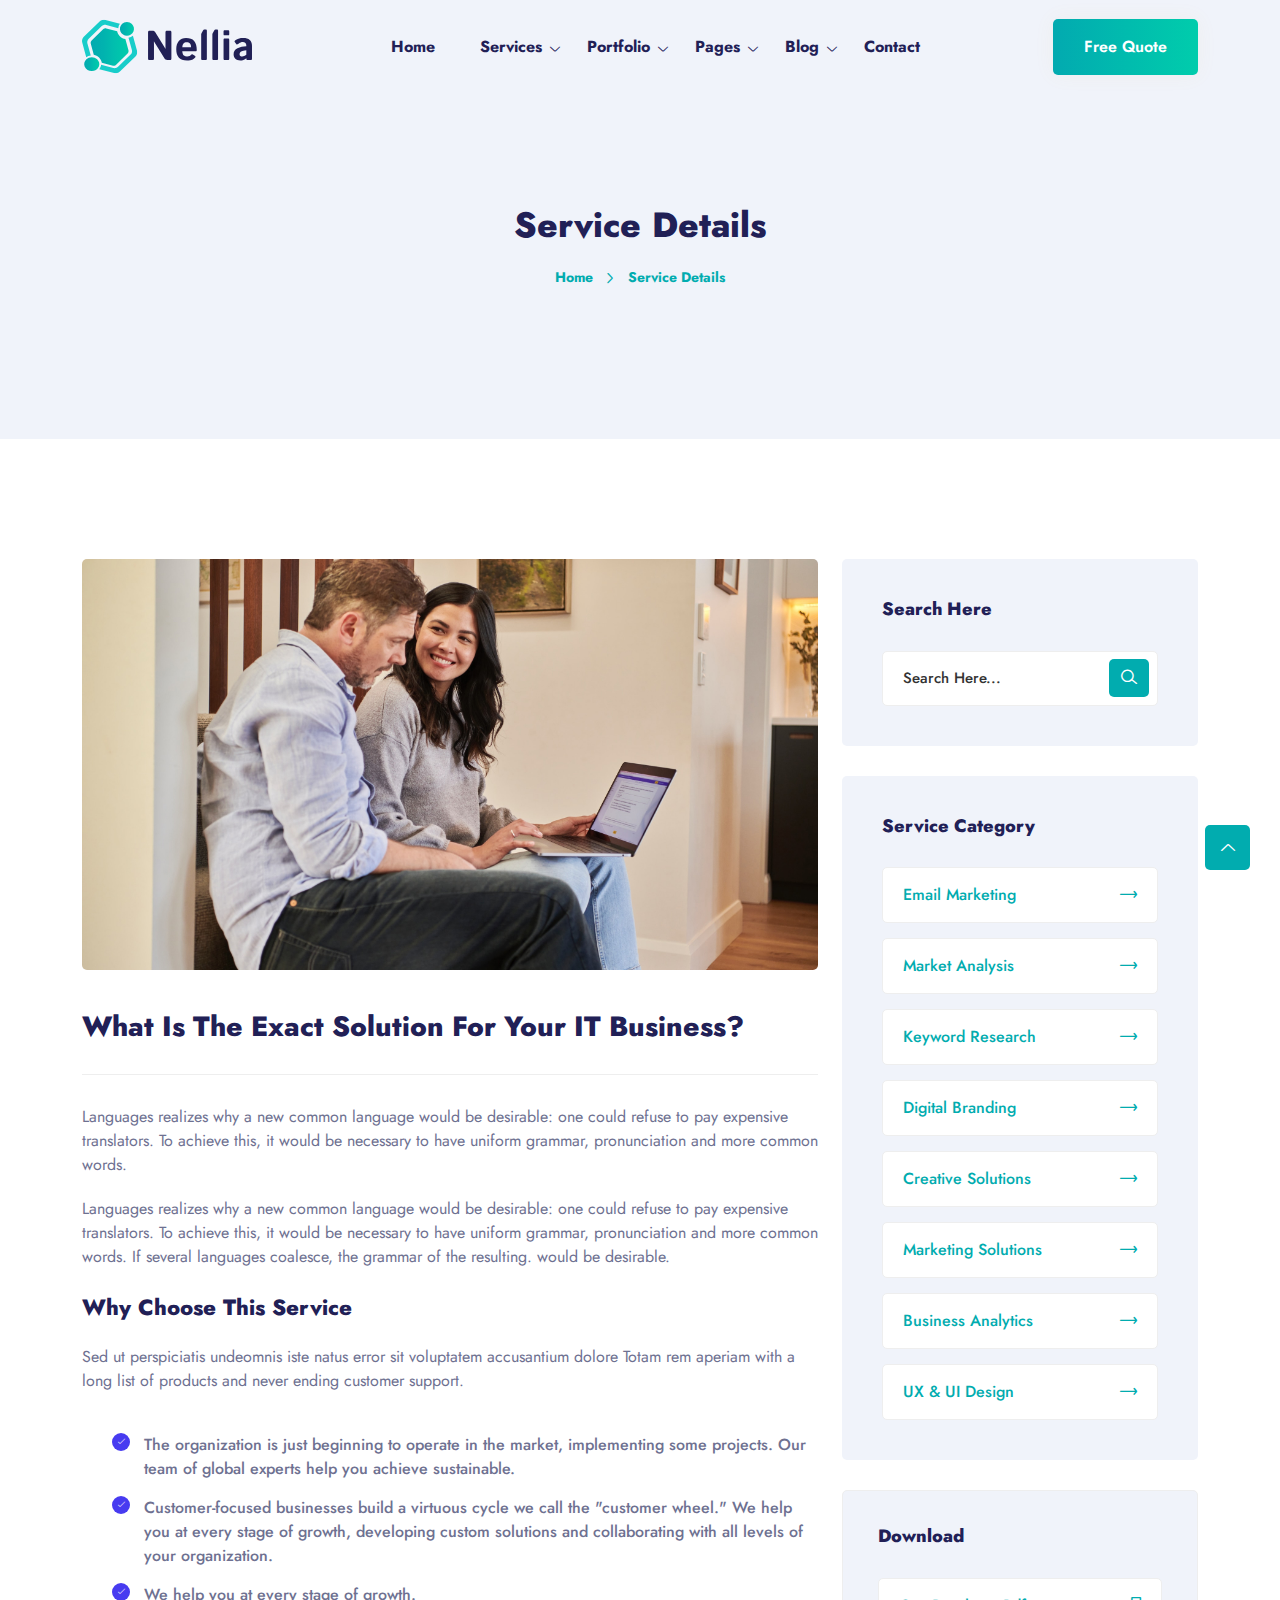
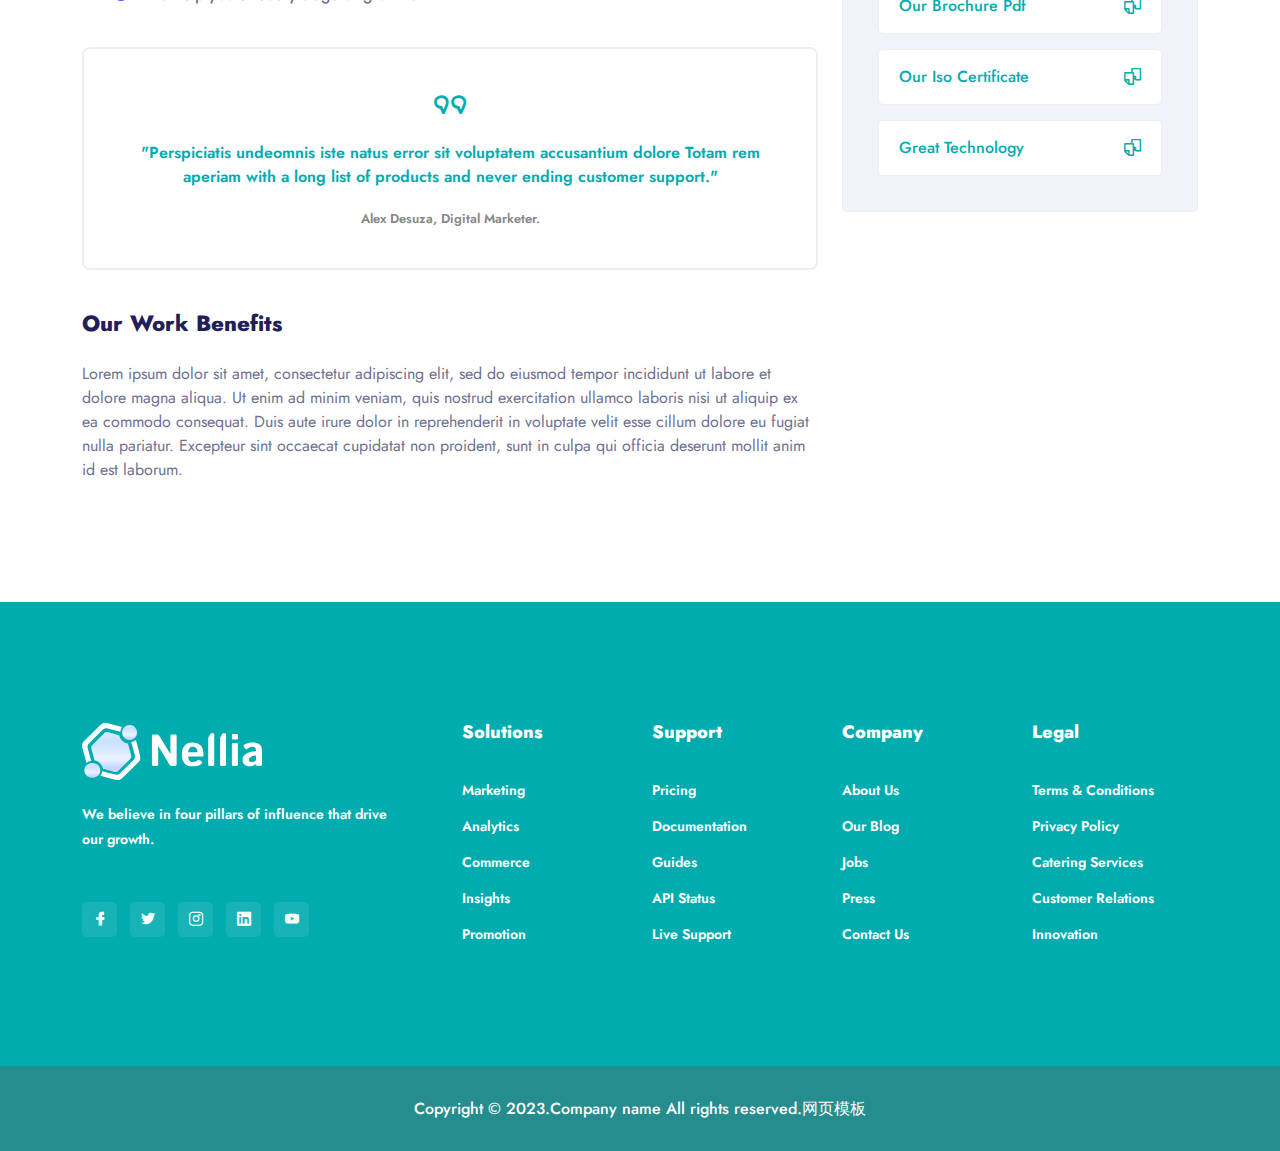
<file: service-details.html>
<!DOCTYPE html>
<html lang="zxx">

<head>

  <meta charset="utf-8">
  <title>Nellia - IT Solutions & Services HTML Template</title>
  <meta http-equiv="X-UA-Compatible" content="IE=edge">
  <meta name="viewport" content="width=device-width, initial-scale=1.0">
  <meta name="description" content="Nellia - IT Solutions & Services HTML Template">
  <meta name="keywords" content="	consulting, digital agency, digital business, information technology, it service, it solutions">

  <!-- Favicon -->
  

  <!-- Plugin CSS -->
  <link rel="stylesheet" href="static/css/bootstrap.min.css">
  <link rel="stylesheet" href="static/css/LineIcons.2.0.css">
  <link rel="stylesheet" href="static/css/animate.css">
  <link rel="stylesheet" href="static/css/tiny-slider.css">
  <link rel="stylesheet" href="static/css/glightbox.min.css">

  <!-- Main css -->
  <link rel="stylesheet" href="static/css/main.css">
</head>

<body>

  <!-- Preloader -->
  <div id="preloader">
    <div class="nellia-load"></div>
  </div>

  <header class="header navbar-area">
    <div class="container">
      <div class="row align-items-center">
        <div class="col-lg-12">
          <div class="nav-inner">

            <nav class="navbar navbar-expand-lg">
              <a class="navbar-brand" href="index.html">
                <img src="static/picture/logo.svg" alt="Logo">
              </a>
              <button class="navbar-toggler mobile-menu-btn" type="button" data-bs-toggle="collapse" data-bs-target="#navbarSupportedContent" aria-controls="navbarSupportedContent" aria-expanded="false" aria-label="Toggle navigation">
                <span class="toggler-icon"></span>
                <span class="toggler-icon"></span>
                <span class="toggler-icon"></span>
              </button>
              <div class="collapse navbar-collapse sub-menu-bar" id="navbarSupportedContent">
                <ul id="nav" class="navbar-nav ms-auto">
                  <li class="nav-item">
                    <a href="index.html" aria-label="Toggle navigation">Home</a>
                  </li>
                  <li class="nav-item">
                    <a class="active dd-menu collapsed" href="#blog" data-bs-toggle="collapse" data-bs-target="#submenu-1-1" aria-controls="navbarSupportedContent" aria-expanded="false" aria-label="Toggle navigation">Services</a>
                    <ul class="sub-menu collapse" id="submenu-1-1">
                      <li class="nav-item"><a href="services.html">Services</a>
                      </li>
                      <li class="nav-item active"><a href="">Service
                          Details</a></li>
                    </ul>
                  </li>
                  <li class="nav-item">
                    <a class=" dd-menu collapsed" href="#blog" data-bs-toggle="collapse" data-bs-target="#submenu-1-2" aria-controls="navbarSupportedContent" aria-expanded="false" aria-label="Toggle navigation">Portfolio</a>
                    <ul class="sub-menu collapse" id="submenu-1-2">
                      <li class="nav-item"><a href="portfolio.html">Portfolio</a>
                      </li>
                      <li class="nav-item"><a href="portfolio-details.html">Portfolio Details</a>
                      </li>
                    </ul>
                  </li>
                  <li class="nav-item">
                    <a class=" dd-menu collapsed" href="#blog" data-bs-toggle="collapse" data-bs-target="#submenu-1-3" aria-controls="navbarSupportedContent" aria-expanded="false" aria-label="Toggle navigation">Pages</a>
                    <ul class="sub-menu collapse" id="submenu-1-3">
                      <li class="nav-item"><a href="about.html">About Us</a>
                      </li>
                      <li class="nav-item"><a href="pricing.html">Pricing</a></li>
                      <li class="nav-item"><a href="faq.html">Faq</a></li>
                      <li class="nav-item"><a href="404.html">404 Error</a></li>
                    </ul>
                  </li>
                  <li class="nav-item">
                    <a class=" dd-menu collapsed" href="#blog" data-bs-toggle="collapse" data-bs-target="#submenu-1-4" aria-controls="navbarSupportedContent" aria-expanded="false" aria-label="Toggle navigation">Blog</a>
                    <ul class="sub-menu collapse" id="submenu-1-4">
                      <li class="nav-item"><a href="blog-grid-sidebar.html">Blog Grid Sidebar</a>
                      </li>
                      <li class="nav-item"><a href="blog-single.html">Blog Single</a></li>
                      <li class="nav-item"><a href="blog-single-sidebar.html">Blog Single
                          Sibebar</a></li>
                    </ul>
                  </li>
                  <li class="nav-item">
                    <a href="contact.html" aria-label="Toggle navigation">Contact</a>
                  </li>
                </ul>
              </div>
              <div class="button add-list-button">
                <a href="contact.html" class="btn">Free Quote</a>
              </div>
            </nav>

          </div>
        </div>
      </div>
    </div>
  </header>


  <div class="breadcrumbs">
    <div class="container">
      <div class="row">
        <div class="col-lg-8 offset-lg-2 col-md-12 col-12">
          <div class="breadcrumbs-content">
            <h1 class="page-title">Service Details</h1>
          </div>
          <ul class="breadcrumb-nav">
            <li><a href="index.html">Home</a></li>
            <li>Service Details</li>
          </ul>
        </div>
      </div>
    </div>
  </div>


  <div class="service-details section">
    <div class="container">
      <div class="content">
        <div class="row">
          <div class="col-lg-8 col-md-12 col-12">
            <div class="thumb">
              <img src="static/picture/service-details.jpg" alt="#">
            </div>
            <h3 class="title">What Is The Exact Solution For Your IT Business?</h3>
            <p>Languages realizes why a new common language would be desirable: one could refuse to pay
              expensive translators. To achieve this, it would be necessary to have uniform grammar,
              pronunciation and more common words.</p>
            <p>Languages realizes why a new common language would be desirable: one could refuse to pay
              expensive translators. To achieve this, it would be necessary to have uniform grammar,
              pronunciation and more common words. If several languages coalesce, the grammar of the
              resulting. would be desirable.</p>
            <h4 class="sub-title">Why Choose This Service</h4>
            <p>Sed ut perspiciatis undeomnis iste natus error sit voluptatem accusantium dolore Totam rem
              aperiam with a long list of products and never ending customer support.</p>
            <ul class="list">
              <li><i class="lni lni-checkmark"></i> The organization is just beginning to operate in the
                market, implementing some projects. Our team of global experts help you achieve
                sustainable.</li>
              <li><i class="lni lni-checkmark"></i> Customer-focused businesses build a virtuous cycle we
                call the "customer wheel." We help you at every stage of growth, developing custom
                solutions and collaborating with all levels of your organization.</li>
              <li><i class="lni lni-checkmark"></i> We help you at every stage of growth.</li>
            </ul>
            <blockquote>
              <div class="icon">
                <i class="lni lni-quotation"></i>
              </div>
              <h4>"Perspiciatis undeomnis iste natus error sit voluptatem accusantium dolore Totam rem
                aperiam with a long list of products and never ending customer support."</h4>
              <span>Alex Desuza, Digital Marketer.</span>
            </blockquote>
            <h4 class="sub-title">Our Work Benefits</h4>
            <p>Lorem ipsum dolor sit amet, consectetur adipiscing elit, sed do eiusmod tempor incididunt ut
              labore et dolore magna aliqua. Ut enim ad minim veniam, quis nostrud exercitation ullamco
              laboris nisi ut aliquip ex ea commodo consequat. Duis aute irure dolor in reprehenderit in
              voluptate velit esse cillum dolore eu fugiat nulla pariatur. Excepteur sint occaecat
              cupidatat non proident, sunt in culpa qui officia deserunt mollit anim id est laborum.</p>
          </div>
          <div class="col-lg-4 col-md-12 col-12">
            <div class="service-sidebar">
              <div class="single-widget search-widget">
                <h3>Search Here</h3>
                <form action="#">
                  <input type="text" placeholder="Search Here...">
                  <button type="submit"><i class="lni lni-search-alt"></i></button>
                </form>
              </div>
              <div class="single-widget service-category">
                <h3>Service Category</h3>
                <ul>
                  <li>
                    <a href="#">
                      Email Marketing <i class="lni lni-arrow-right"></i>
                    </a>
                  </li>
                  <li>
                    <a href="#">
                      Market Analysis <i class="lni lni-arrow-right"></i>
                    </a>
                  </li>
                  <li>
                    <a href="#">
                      Keyword Research <i class="lni lni-arrow-right"></i>
                    </a>
                  </li>
                  <li>
                    <a href="#">
                      Digital Branding <i class="lni lni-arrow-right"></i>
                    </a>
                  </li>
                  <li>
                    <a href="#">
                      Creative Solutions <i class="lni lni-arrow-right"></i>
                    </a>
                  </li>
                  <li>
                    <a href="#">
                      Marketing Solutions <i class="lni lni-arrow-right"></i>
                    </a>
                  </li>
                  <li>
                    <a href="#">
                      Business Analytics <i class="lni lni-arrow-right"></i>
                    </a>
                  </li>
                  <li>
                    <a href="#">
                      UX & UI Design <i class="lni lni-arrow-right"></i>
                    </a>
                  </li>
                </ul>
              </div>
              <div class="single-widget download">
                <h3>Download</h3>
                <ul>
                  <li><a href="#">
                      Our Brochure Pdf <i class="lni lni-files"></i>
                    </a></li>
                  <li><a href="#">
                      Our Iso Certificate <i class="lni lni-files"></i>
                    </a></li>
                  <li><a href="#">
                      Great Technology <i class="lni lni-files"></i>
                    </a></li>
                </ul>
              </div>
            </div>
          </div>
        </div>
      </div>
    </div>
  </div>


  <footer class="footer">

    <div class="footer-top">
      <div class="container">
        <div class="row">
          <div class="col-lg-4 col-md-4 col-12">

            <div class="single-footer f-about">
              <div class="logo">
                <a href="index.html">
                  <img src="static/picture/white-logo.svg" alt="#">
                </a>
              </div>
              <p>We believe in four pillars of influence that drive our growth.</p>
              <ul class="social">
                <li><a href="#"><i class="lni lni-facebook-filled"></i></a></li>
                <li><a href="#"><i class="lni lni-twitter-original"></i></a></li>
                <li><a href="#"><i class="lni lni-instagram"></i></a></li>
                <li><a href="#"><i class="lni lni-linkedin-original"></i></a></li>
                <li><a href="#"><i class="lni lni-youtube"></i></a></li>
              </ul>
            </div>

          </div>
          <div class="col-lg-8 col-md-8 col-12">
            <div class="row">
              <div class="col-lg-3 col-md-6 col-12">

                <div class="single-footer f-link">
                  <h3>Solutions</h3>
                  <ul>
                    <li><a href="#">Marketing</a></li>
                    <li><a href="#">Analytics</a></li>
                    <li><a href="#">Commerce</a></li>
                    <li><a href="#">Insights</a></li>
                    <li><a href="#">Promotion</a></li>
                  </ul>
                </div>

              </div>
              <div class="col-lg-3 col-md-6 col-12">

                <div class="single-footer f-link">
                  <h3>Support</h3>
                  <ul>
                    <li><a href="#">Pricing</a></li>
                    <li><a href="#">Documentation</a></li>
                    <li><a href="#">Guides</a></li>
                    <li><a href="#">API Status</a></li>
                    <li><a href="#">Live Support</a></li>
                  </ul>
                </div>

              </div>
              <div class="col-lg-3 col-md-6 col-12">

                <div class="single-footer f-link">
                  <h3>Company</h3>
                  <ul>
                    <li><a href="#">About Us</a></li>
                    <li><a href="#">Our Blog</a></li>
                    <li><a href="#">Jobs</a></li>
                    <li><a href="#">Press</a></li>
                    <li><a href="#">Contact Us</a></li>
                  </ul>
                </div>

              </div>
              <div class="col-lg-3 col-md-6 col-12">

                <div class="single-footer f-link">
                  <h3>Legal</h3>
                  <ul>
                    <li><a href="#">Terms & Conditions</a></li>
                    <li><a href="#">Privacy Policy</a></li>
                    <li><a href="#">Catering Services</a></li>
                    <li><a href="#">Customer Relations</a></li>
                    <li><a href="#">Innovation</a></li>
                  </ul>
                </div>

              </div>
            </div>
          </div>
        </div>
      </div>
    </div>

    <div class="copyright-area">
      <div class="container">
        <div class="row">
          <div class="col-12">
            <p class="copyright-text">Copyright &copy; 2023.Company name All rights reserved.<a target="_blank" href="https://www.php.cn/">&#x7F51;&#x9875;&#x6A21;&#x677F;</a></p>
          </div>
        </div>
      </div>
    </div>
  </footer>


  <a href="#" class="scroll-top">
    <i class="lni lni-chevron-up"></i>
  </a>

  <!-- javascript -->
  <script src="static/js/bootstrap.min.js"></script>
  <script src="static/js/wow.min.js"></script>
  <script src="static/js/tiny-slider.js"></script>
  <script src="static/js/glightbox.min.js"></script>
  <script src="static/js/count-up.min.js"></script>
  <script src="static/js/imagesloaded.min.js"></script>
  <script src="static/js/isotope.min.js"></script>
  <script src="static/js/main.js"></script>
</body>


</html>
</file>
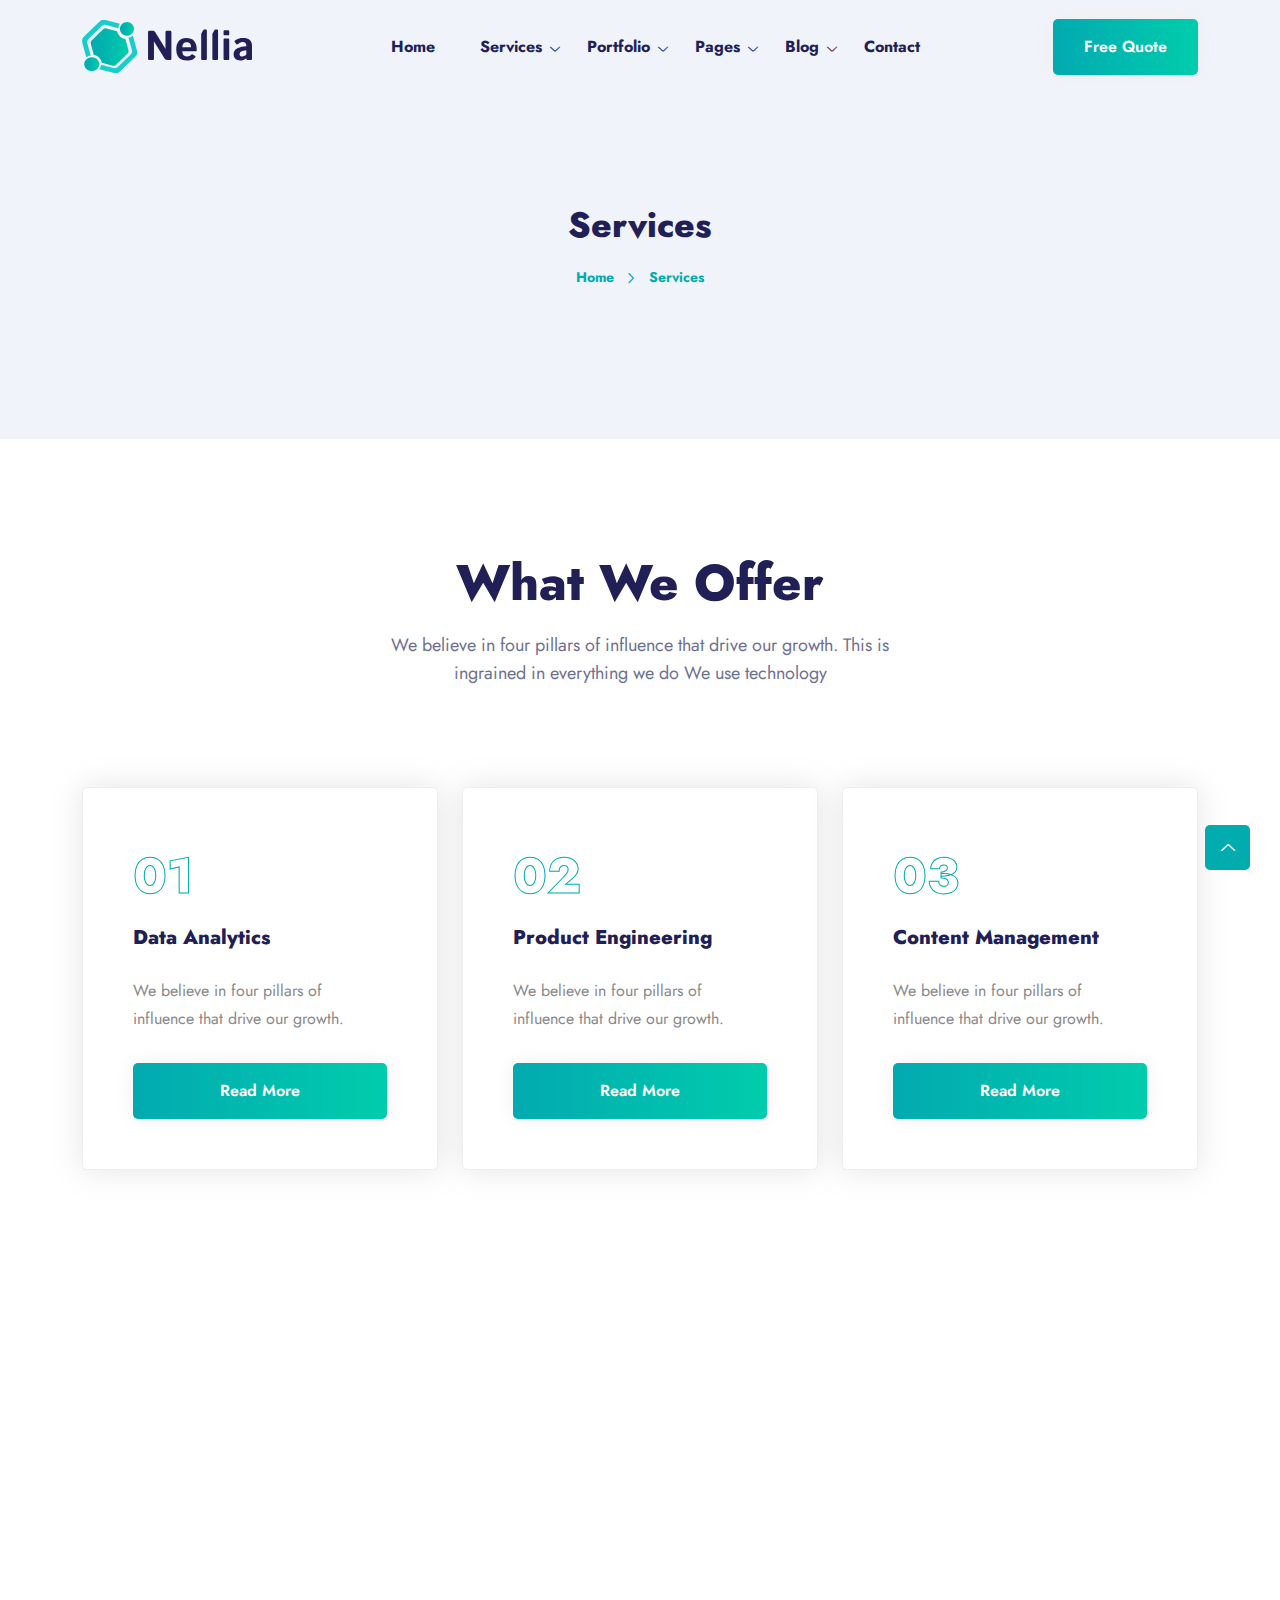
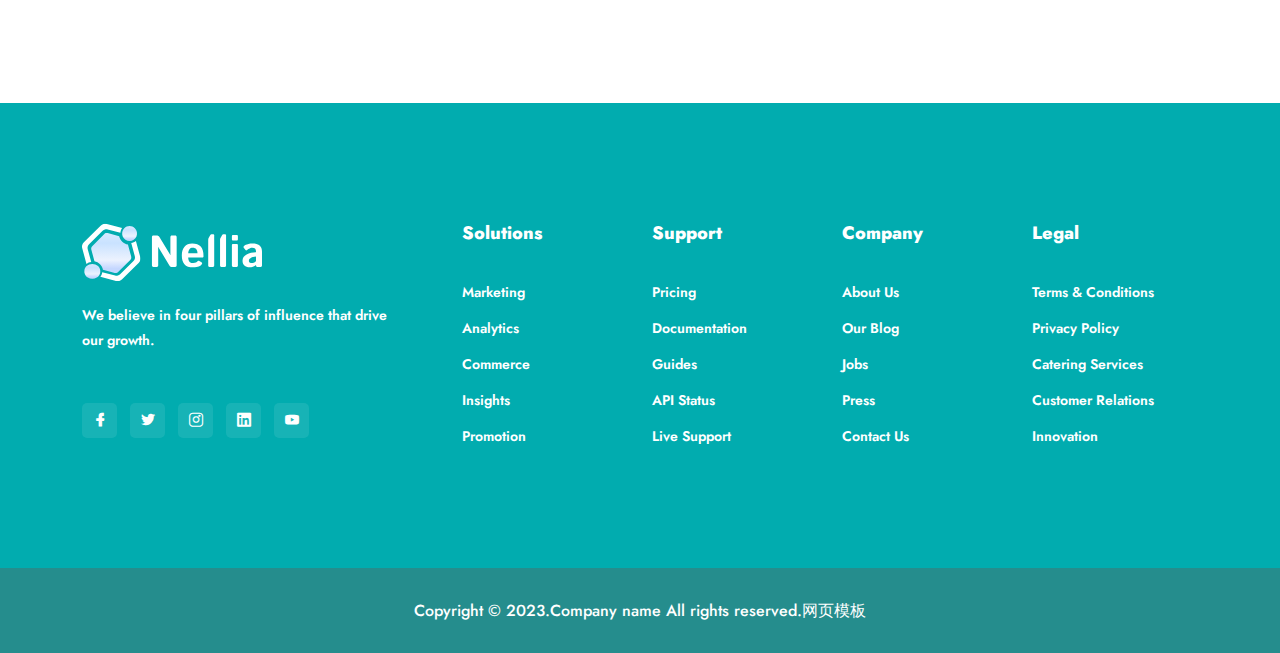
<file: services.html>
<!DOCTYPE html>
<html lang="zxx">

<head>

  <meta charset="utf-8">
  <title>Nellia - IT Solutions & Services HTML Template</title>
  <meta http-equiv="X-UA-Compatible" content="IE=edge">
  <meta name="viewport" content="width=device-width, initial-scale=1.0">
  <meta name="description" content="Nellia - IT Solutions & Services HTML Template">
  <meta name="keywords" content="	consulting, digital agency, digital business, information technology, it service, it solutions">

  <!-- Favicon -->
  

  <!-- Plugin CSS -->
  <link rel="stylesheet" href="static/css/bootstrap.min.css">
  <link rel="stylesheet" href="static/css/LineIcons.2.0.css">
  <link rel="stylesheet" href="static/css/animate.css">
  <link rel="stylesheet" href="static/css/tiny-slider.css">
  <link rel="stylesheet" href="static/css/glightbox.min.css">

  <!-- Main css -->
  <link rel="stylesheet" href="static/css/main.css">
</head>

<body>

  <!-- Preloader -->
  <div id="preloader">
    <div class="nellia-load"></div>
  </div>

  <header class="header navbar-area">
    <div class="container">
      <div class="row align-items-center">
        <div class="col-lg-12">
          <div class="nav-inner">

            <nav class="navbar navbar-expand-lg">
              <a class="navbar-brand" href="index.html">
                <img src="static/picture/logo.svg" alt="Logo">
              </a>
              <button class="navbar-toggler mobile-menu-btn" type="button" data-bs-toggle="collapse" data-bs-target="#navbarSupportedContent" aria-controls="navbarSupportedContent" aria-expanded="false" aria-label="Toggle navigation">
                <span class="toggler-icon"></span>
                <span class="toggler-icon"></span>
                <span class="toggler-icon"></span>
              </button>
              <div class="collapse navbar-collapse sub-menu-bar" id="navbarSupportedContent">
                <ul id="nav" class="navbar-nav ms-auto">
                  <li class="nav-item">
                    <a href="index.html" aria-label="Toggle navigation">Home</a>
                  </li>
                  <li class="nav-item">
                    <a class="active dd-menu collapsed" href="#blog" data-bs-toggle="collapse" data-bs-target="#submenu-1-1" aria-controls="navbarSupportedContent" aria-expanded="false" aria-label="Toggle navigation">Services</a>
                    <ul class="sub-menu collapse" id="submenu-1-1">
                      <li class="nav-item active"><a href="">Services</a>
                      </li>
                      <li class="nav-item"><a href="service-details.html">Service Details</a></li>
                    </ul>
                  </li>
                  <li class="nav-item">
                    <a class=" dd-menu collapsed" href="#blog" data-bs-toggle="collapse" data-bs-target="#submenu-1-2" aria-controls="navbarSupportedContent" aria-expanded="false" aria-label="Toggle navigation">Portfolio</a>
                    <ul class="sub-menu collapse" id="submenu-1-2">
                      <li class="nav-item"><a href="portfolio.html">Portfolio</a>
                      </li>
                      <li class="nav-item"><a href="portfolio-details.html">Portfolio Details</a>
                      </li>
                    </ul>
                  </li>
                  <li class="nav-item">
                    <a class=" dd-menu collapsed" href="#blog" data-bs-toggle="collapse" data-bs-target="#submenu-1-3" aria-controls="navbarSupportedContent" aria-expanded="false" aria-label="Toggle navigation">Pages</a>
                    <ul class="sub-menu collapse" id="submenu-1-3">
                      <li class="nav-item"><a href="about.html">About Us</a>
                      </li>
                      <li class="nav-item"><a href="pricing.html">Pricing</a></li>
                      <li class="nav-item"><a href="faq.html">Faq</a></li>
                      <li class="nav-item"><a href="404.html">404 Error</a></li>
                    </ul>
                  </li>
                  <li class="nav-item">
                    <a class=" dd-menu collapsed" href="#blog" data-bs-toggle="collapse" data-bs-target="#submenu-1-4" aria-controls="navbarSupportedContent" aria-expanded="false" aria-label="Toggle navigation">Blog</a>
                    <ul class="sub-menu collapse" id="submenu-1-4">
                      <li class="nav-item"><a href="blog-grid-sidebar.html">Blog Grid Sidebar</a>
                      </li>
                      <li class="nav-item"><a href="blog-single.html">Blog Single</a></li>
                      <li class="nav-item"><a href="blog-single-sidebar.html">Blog Single
                          Sibebar</a></li>
                    </ul>
                  </li>
                  <li class="nav-item">
                    <a href="contact.html" aria-label="Toggle navigation">Contact</a>
                  </li>
                </ul>
              </div>
              <div class="button add-list-button">
                <a href="contact.html" class="btn">Free Quote</a>
              </div>
            </nav>

          </div>
        </div>
      </div>
    </div>
  </header>


  <div class="breadcrumbs">
    <div class="container">
      <div class="row">
        <div class="col-lg-8 offset-lg-2 col-md-12 col-12">
          <div class="breadcrumbs-content">
            <h1 class="page-title">Services</h1>
          </div>
          <ul class="breadcrumb-nav">
            <li><a href="index.html">Home</a></li>
            <li>Services</li>
          </ul>
        </div>
      </div>
    </div>
  </div>


  <section class="services style3 section">
    <div class="container">
      <div class="row">
        <div class="col-12">
          <div class="section-title">
            <h2 class="wow fadeInUp" data-wow-delay=".4s">What we offer</h2>
            <p class="wow fadeInUp" data-wow-delay=".6s">We believe in four pillars of influence that drive our growth.
              This is ingrained in everything we do We use technology
            </p>
          </div>
        </div>
      </div>
      <div class="single-head">
        <div class="row">
          <div class="col-lg-4 col-md-6 col-12">
            <div class="single-service wow fadeInUp" data-wow-delay=".2s">
              <span class="serial">01</span>
              <h3><a href="service-details.html">Data
                  Analytics</a></h3>
              <p>We believe in four pillars of influence that drive our growth.</p>
              <div class="button">
                <a href="service-details.html" class="btn">Read More</a>
              </div>
            </div>
          </div>
          <div class="col-lg-4 col-md-6 col-12">
            <div class="single-service wow fadeInUp" data-wow-delay=".4s">
              <span class="serial">02</span>
              <h3><a href="service-details.html">Product
                  Engineering</a></h3>
              <p>We believe in four pillars of influence that drive our growth.</p>
              <div class="button">
                <a href="service-details.html" class="btn">Read More</a>
              </div>
            </div>
          </div>
          <div class="col-lg-4 col-md-6 col-12">
            <div class="single-service wow fadeInUp" data-wow-delay=".6s">
              <span class="serial">03</span>
              <h3><a href="service-details.html">Content
                  Management</a></h3>
              <p>We believe in four pillars of influence that drive our growth.</p>
              <div class="button">
                <a href="service-details.html" class="btn">Read More</a>
              </div>
            </div>
          </div>
          <div class="col-lg-4 col-md-6 col-12">
            <div class="single-service wow fadeInUp" data-wow-delay=".2s">
              <span class="serial">04</span>
              <h3><a href="service-details.html">Cyber
                  Security</a></h3>
              <p>We believe in four pillars of influence that drive our growth.</p>
              <div class="button">
                <a href="service-details.html" class="btn">Read More</a>
              </div>
            </div>
          </div>
          <div class="col-lg-4 col-md-6 col-12">
            <div class="single-service wow fadeInUp" data-wow-delay=".4s">
              <span class="serial">05</span>
              <h3><a href="service-details.html">Mobile
                  Platforms</a></h3>
              <p>We believe in four pillars of influence that drive our growth.</p>
              <div class="button">
                <a href="service-details.html" class="btn">Read More</a>
              </div>
            </div>
          </div>
          <div class="col-lg-4 col-md-6 col-12">
            <div class="single-service wow fadeInUp" data-wow-delay=".6s">
              <span class="serial">06</span>
              <h3><a href="service-details.html">Process
                  Automation</a></h3>
              <p>We believe in four pillars of influence that drive our growth.</p>
              <div class="button">
                <a href="service-details.html" class="btn">Read More</a>
              </div>
            </div>
          </div>
        </div>
      </div>
    </div>
  </section>



  <footer class="footer">

    <div class="footer-top">
      <div class="container">
        <div class="row">
          <div class="col-lg-4 col-md-4 col-12">

            <div class="single-footer f-about">
              <div class="logo">
                <a href="index.html">
                  <img src="static/picture/white-logo.svg" alt="#">
                </a>
              </div>
              <p>We believe in four pillars of influence that drive our growth.</p>
              <ul class="social">
                <li><a href="#"><i class="lni lni-facebook-filled"></i></a></li>
                <li><a href="#"><i class="lni lni-twitter-original"></i></a></li>
                <li><a href="#"><i class="lni lni-instagram"></i></a></li>
                <li><a href="#"><i class="lni lni-linkedin-original"></i></a></li>
                <li><a href="#"><i class="lni lni-youtube"></i></a></li>
              </ul>
            </div>

          </div>
          <div class="col-lg-8 col-md-8 col-12">
            <div class="row">
              <div class="col-lg-3 col-md-6 col-12">

                <div class="single-footer f-link">
                  <h3>Solutions</h3>
                  <ul>
                    <li><a href="#">Marketing</a></li>
                    <li><a href="#">Analytics</a></li>
                    <li><a href="#">Commerce</a></li>
                    <li><a href="#">Insights</a></li>
                    <li><a href="#">Promotion</a></li>
                  </ul>
                </div>

              </div>
              <div class="col-lg-3 col-md-6 col-12">

                <div class="single-footer f-link">
                  <h3>Support</h3>
                  <ul>
                    <li><a href="#">Pricing</a></li>
                    <li><a href="#">Documentation</a></li>
                    <li><a href="#">Guides</a></li>
                    <li><a href="#">API Status</a></li>
                    <li><a href="#">Live Support</a></li>
                  </ul>
                </div>

              </div>
              <div class="col-lg-3 col-md-6 col-12">

                <div class="single-footer f-link">
                  <h3>Company</h3>
                  <ul>
                    <li><a href="#">About Us</a></li>
                    <li><a href="#">Our Blog</a></li>
                    <li><a href="#">Jobs</a></li>
                    <li><a href="#">Press</a></li>
                    <li><a href="#">Contact Us</a></li>
                  </ul>
                </div>

              </div>
              <div class="col-lg-3 col-md-6 col-12">

                <div class="single-footer f-link">
                  <h3>Legal</h3>
                  <ul>
                    <li><a href="#">Terms & Conditions</a></li>
                    <li><a href="#">Privacy Policy</a></li>
                    <li><a href="#">Catering Services</a></li>
                    <li><a href="#">Customer Relations</a></li>
                    <li><a href="#">Innovation</a></li>
                  </ul>
                </div>

              </div>
            </div>
          </div>
        </div>
      </div>
    </div>

    <div class="copyright-area">
      <div class="container">
        <div class="row">
          <div class="col-12">
            <p class="copyright-text">Copyright &copy; 2023.Company name All rights reserved.<a target="_blank" href="https://www.php.cn/">&#x7F51;&#x9875;&#x6A21;&#x677F;</a></p>
          </div>
        </div>
      </div>
    </div>
  </footer>


  <a href="#" class="scroll-top">
    <i class="lni lni-chevron-up"></i>
  </a>

  <!-- javascript -->
  <script src="static/js/bootstrap.min.js"></script>
  <script src="static/js/wow.min.js"></script>
  <script src="static/js/tiny-slider.js"></script>
  <script src="static/js/glightbox.min.js"></script>
  <script src="static/js/count-up.min.js"></script>
  <script src="static/js/imagesloaded.min.js"></script>
  <script src="static/js/isotope.min.js"></script>
  <script src="static/js/main.js"></script>
</body>


</html>
</file>
<file: static/css/tiny-slider.css>
.tns-outer{padding:0!important}.tns-outer [hidden]{display:none!important}.tns-outer [aria-controls],.tns-outer [data-action]{cursor:pointer}.tns-slider{-webkit-transition:all 0s;-moz-transition:all 0s;transition:all 0s}.tns-slider>.tns-item{-webkit-box-sizing:border-box;-moz-box-sizing:border-box;box-sizing:border-box}.tns-horizontal.tns-subpixel{white-space:nowrap}.tns-horizontal.tns-subpixel>.tns-item{display:inline-block;vertical-align:top;white-space:normal}.tns-horizontal.tns-no-subpixel:after{content:'';display:table;clear:both}.tns-horizontal.tns-no-subpixel>.tns-item{float:left}.tns-horizontal.tns-carousel.tns-no-subpixel>.tns-item{margin-right:-100%}.tns-no-calc{position:relative;left:0}.tns-gallery{position:relative;left:0;min-height:1px}.tns-gallery>.tns-item{position:absolute;left:-100%;-webkit-transition:transform 0s,opacity 0s;-moz-transition:transform 0s,opacity 0s;transition:transform 0s,opacity 0s}.tns-gallery>.tns-slide-active{position:relative;left:auto!important}.tns-gallery>.tns-moving{-webkit-transition:all .25s;-moz-transition:all .25s;transition:all .25s}.tns-autowidth{display:inline-block}.tns-lazy-img{-webkit-transition:opacity .6s;-moz-transition:opacity .6s;transition:opacity .6s;opacity:.6}.tns-lazy-img.tns-complete{opacity:1}.tns-ah{-webkit-transition:height 0s;-moz-transition:height 0s;transition:height 0s}.tns-ovh{overflow:hidden}.tns-visually-hidden{position:absolute;left:-10000em}.tns-transparent{opacity:0;visibility:hidden}.tns-fadeIn{opacity:1;filter:alpha(opacity=100);z-index:0}.tns-normal,.tns-fadeOut{opacity:0;filter:alpha(opacity=0);z-index:-1}.tns-vpfix{white-space:nowrap}.tns-vpfix>div,.tns-vpfix>li{display:inline-block}.tns-t-subp2{margin:0 auto;width:310px;position:relative;height:10px;overflow:hidden}.tns-t-ct{width:2333.3333333%;width:-webkit-calc(100% * 70/3);width:-moz-calc(100% * 70/3);width:calc(100% * 70/3);position:absolute;right:0}.tns-t-ct:after{content:'';display:table;clear:both}.tns-t-ct>div{width:1.4285714%;width:-webkit-calc(100%/70);width:-moz-calc(100%/70);width:calc(100%/70);height:10px;float:left}
</file>
<file: static/css/main.css>
/***************************************************************************************
* Author  : Themekey
* Version : 1.0
* Created : 2023
* Template Name    : Nellia - IT Solutions & Services HTML Template
* File Description : Main css file of the template
* **************************************************************************************/

/* Google Font */
@import url('css2.css');

html {
  scroll-behavior: smooth;
}

body {
  font-family: 'Jost', sans-serif;
  font-weight: 500;
  font-style: normal;
  color: #6e7191;
  overflow-x: hidden;
  font-size: 16px;
}

p {
  margin: 0;
  padding: 0;
  font-size: 16px;
  line-height: 25px;
  font-weight: 400;
}

* {
  margin: 0;
  padding: 0;
}

.navbar-toggler:focus,
a:focus,
input:focus,
textarea:focus,
button:focus,
.btn:focus,
.btn.focus,
.btn:not(:disabled):not(.disabled).active,
.btn:not(:disabled):not(.disabled):active {
  text-decoration: none;
  outline: none;
  outline: none !important;
  border-color: none !important;
  -webkit-box-shadow: none !important;
  box-shadow: none !important;
}

input {
  font-weight: 500;
}

.form-check-input:checked {
  background-color: #01acaf;
  border-color: #01acaf;
}

select {
  -webkit-writing-mode: horizontal-tb !important;
  text-rendering: auto;
  color: #01acaf;
  letter-spacing: normal;
  word-spacing: normal;
  text-transform: none;
  text-indent: 0px;
  text-shadow: none;
  display: inline-block;
  text-align: start;
  -webkit-appearance: menulist;
  -moz-appearance: menulist;
  appearance: menulist;
  -webkit-box-sizing: border-box;
  box-sizing: border-box;
  -webkit-box-align: center;
  -ms-flex-align: center;
  align-items: center;
  white-space: pre;
  -webkit-rtl-ordering: logical;
  background-color: -internal-light-dark(white, #3b3b3b);
  cursor: default;
  margin: 0em;
  font: 500 14px;
  border-radius: 0px;
  border-width: 1px;
  border-style: solid;
  border-color: -internal-light-dark(#767676, #858585);
  -o-border-image: initial;
  border-image: initial;
}

span,
a {
  display: inline-block;
  text-decoration: none;
  transition: all 0.4s ease;
  -webkit-transition: all 0.4s ease;
  -moz-transition: all 0.4s ease;
}

audio,
canvas,
iframe,
img,
svg,
video {
  vertical-align: middle;
}

img {
  max-width: 100%;
}

h1,
h2,
h3,
h4,
h5,
h6 {
  font-weight: 600;
  margin: 0px;
  color: #212056;
}

h1 a,
h2 a,
h3 a,
h4 a,
h5 a,
h6 a {
  color: inherit;
}

h1 {
  font-size: 50px;
}

h2 {
  font-size: 40px;
}

h3 {
  font-size: 30px;
}

h4 {
  font-size: 25px;
}

h5 {
  font-size: 20px;
}

h6 {
  font-size: 16px;
}

ul,
ol {
  margin: 0px;
  padding: 0px;
  list-style-type: none;
}

.mt-5 {
  margin-top: 5px;
}

.mt-10 {
  margin-top: 10px;
}

.mt-15 {
  margin-top: 15px;
}

.mt-20 {
  margin-top: 20px;
}

.mt-25 {
  margin-top: 25px;
}

.mt-30 {
  margin-top: 30px;
}

.mt-35 {
  margin-top: 35px;
}

.mt-40 {
  margin-top: 40px;
}

.mt-45 {
  margin-top: 45px;
}

.mt-50 {
  margin-top: 50px;
}

.mt-55 {
  margin-top: 55px;
}

.mt-60 {
  margin-top: 60px;
}

.mt-65 {
  margin-top: 65px;
}

.mt-70 {
  margin-top: 70px;
}

.mt-75 {
  margin-top: 75px;
}

.mt-80 {
  margin-top: 80px;
}

.mt-85 {
  margin-top: 85px;
}

.mt-90 {
  margin-top: 90px;
}

.mt-95 {
  margin-top: 95px;
}

.mt-100 {
  margin-top: 100px;
}

.mt-105 {
  margin-top: 105px;
}

.mt-110 {
  margin-top: 110px;
}

.mt-115 {
  margin-top: 115px;
}

.mt-120 {
  margin-top: 120px;
}

.mt-125 {
  margin-top: 125px;
}

.mt-130 {
  margin-top: 130px;
}

.mt-135 {
  margin-top: 135px;
}

.mt-140 {
  margin-top: 140px;
}

.mt-145 {
  margin-top: 145px;
}

.mt-150 {
  margin-top: 150px;
}

.mt-155 {
  margin-top: 155px;
}

.mt-160 {
  margin-top: 160px;
}

.mt-165 {
  margin-top: 165px;
}

.mt-170 {
  margin-top: 170px;
}

.mt-175 {
  margin-top: 175px;
}

.mt-180 {
  margin-top: 180px;
}

.mt-185 {
  margin-top: 185px;
}

.mt-190 {
  margin-top: 190px;
}

.mt-195 {
  margin-top: 195px;
}

.mt-200 {
  margin-top: 200px;
}

.mt-205 {
  margin-top: 205px;
}

.mt-210 {
  margin-top: 210px;
}

.mt-215 {
  margin-top: 215px;
}

.mt-220 {
  margin-top: 220px;
}

.mt-225 {
  margin-top: 225px;
}

.mb-5 {
  margin-bottom: 5px;
}

.mb-10 {
  margin-bottom: 10px;
}

.mb-15 {
  margin-bottom: 15px;
}

.mb-20 {
  margin-bottom: 20px;
}

.mb-25 {
  margin-bottom: 25px;
}

.mb-30 {
  margin-bottom: 30px;
}

.mb-35 {
  margin-bottom: 35px;
}

.mb-40 {
  margin-bottom: 40px;
}

.mb-45 {
  margin-bottom: 45px;
}

.mb-50 {
  margin-bottom: 50px;
}

.mb-55 {
  margin-bottom: 55px;
}

.mb-60 {
  margin-bottom: 60px;
}

.mb-65 {
  margin-bottom: 65px;
}

.mb-70 {
  margin-bottom: 70px;
}

.mb-75 {
  margin-bottom: 75px;
}

.mb-80 {
  margin-bottom: 80px;
}

.mb-85 {
  margin-bottom: 85px;
}

.mb-90 {
  margin-bottom: 90px;
}

.mb-95 {
  margin-bottom: 95px;
}

.mb-100 {
  margin-bottom: 100px;
}

.mb-105 {
  margin-bottom: 105px;
}

.mb-110 {
  margin-bottom: 110px;
}

.mb-115 {
  margin-bottom: 115px;
}

.mb-120 {
  margin-bottom: 120px;
}

.mb-125 {
  margin-bottom: 125px;
}

.mb-130 {
  margin-bottom: 130px;
}

.mb-135 {
  margin-bottom: 135px;
}

.mb-140 {
  margin-bottom: 140px;
}

.mb-145 {
  margin-bottom: 145px;
}

.mb-150 {
  margin-bottom: 150px;
}

.mb-155 {
  margin-bottom: 155px;
}

.mb-160 {
  margin-bottom: 160px;
}

.mb-165 {
  margin-bottom: 165px;
}

.mb-170 {
  margin-bottom: 170px;
}

.mb-175 {
  margin-bottom: 175px;
}

.mb-180 {
  margin-bottom: 180px;
}

.mb-185 {
  margin-bottom: 185px;
}

.mb-190 {
  margin-bottom: 190px;
}

.mb-195 {
  margin-bottom: 195px;
}

.mb-200 {
  margin-bottom: 200px;
}

.mb-205 {
  margin-bottom: 205px;
}

.mb-210 {
  margin-bottom: 210px;
}

.mb-215 {
  margin-bottom: 215px;
}

.mb-220 {
  margin-bottom: 220px;
}

.mb-225 {
  margin-bottom: 225px;
}

.pt-5 {
  padding-top: 5px;
}

.pt-10 {
  padding-top: 10px;
}

.pt-15 {
  padding-top: 15px;
}

.pt-20 {
  padding-top: 20px;
}

.pt-25 {
  padding-top: 25px;
}

.pt-30 {
  padding-top: 30px;
}

.pt-35 {
  padding-top: 35px;
}

.pt-40 {
  padding-top: 40px;
}

.pt-45 {
  padding-top: 45px;
}

.pt-50 {
  padding-top: 50px;
}

.pt-55 {
  padding-top: 55px;
}

.pt-60 {
  padding-top: 60px;
}

.pt-65 {
  padding-top: 65px;
}

.pt-70 {
  padding-top: 70px;
}

.pt-75 {
  padding-top: 75px;
}

.pt-80 {
  padding-top: 80px;
}

.pt-85 {
  padding-top: 85px;
}

.pt-90 {
  padding-top: 90px;
}

.pt-95 {
  padding-top: 95px;
}

.pt-100 {
  padding-top: 100px;
}

.pt-105 {
  padding-top: 105px;
}

.pt-110 {
  padding-top: 110px;
}

.pt-115 {
  padding-top: 115px;
}

.pt-120 {
  padding-top: 120px;
}

.pt-125 {
  padding-top: 125px;
}

.pt-130 {
  padding-top: 130px;
}

.pt-135 {
  padding-top: 135px;
}

.pt-140 {
  padding-top: 140px;
}

.pt-145 {
  padding-top: 145px;
}

.pt-150 {
  padding-top: 150px;
}

.pt-155 {
  padding-top: 155px;
}

.pt-160 {
  padding-top: 160px;
}

.pt-165 {
  padding-top: 165px;
}

.pt-170 {
  padding-top: 170px;
}

.pt-175 {
  padding-top: 175px;
}

.pt-180 {
  padding-top: 180px;
}

.pt-185 {
  padding-top: 185px;
}

.pt-190 {
  padding-top: 190px;
}

.pt-195 {
  padding-top: 195px;
}

.pt-200 {
  padding-top: 200px;
}

.pt-205 {
  padding-top: 205px;
}

.pt-210 {
  padding-top: 210px;
}

.pt-215 {
  padding-top: 215px;
}

.pt-220 {
  padding-top: 220px;
}

.pt-225 {
  padding-top: 225px;
}

.pb-5 {
  padding-bottom: 5px;
}

.pb-10 {
  padding-bottom: 10px;
}

.pb-15 {
  padding-bottom: 15px;
}

.pb-20 {
  padding-bottom: 20px;
}

.pb-25 {
  padding-bottom: 25px;
}

.pb-30 {
  padding-bottom: 30px;
}

.pb-35 {
  padding-bottom: 35px;
}

.pb-40 {
  padding-bottom: 40px;
}

.pb-45 {
  padding-bottom: 45px;
}

.pb-50 {
  padding-bottom: 50px;
}

.pb-55 {
  padding-bottom: 55px;
}

.pb-60 {
  padding-bottom: 60px;
}

.pb-65 {
  padding-bottom: 65px;
}

.pb-70 {
  padding-bottom: 70px;
}

.pb-75 {
  padding-bottom: 75px;
}

.pb-80 {
  padding-bottom: 80px;
}

.pb-85 {
  padding-bottom: 85px;
}

.pb-90 {
  padding-bottom: 90px;
}

.pb-95 {
  padding-bottom: 95px;
}

.pb-100 {
  padding-bottom: 100px;
}

.pb-105 {
  padding-bottom: 105px;
}

.pb-110 {
  padding-bottom: 110px;
}

.pb-115 {
  padding-bottom: 115px;
}

.pb-120 {
  padding-bottom: 120px;
}

.pb-125 {
  padding-bottom: 125px;
}

.pb-130 {
  padding-bottom: 130px;
}

.pb-135 {
  padding-bottom: 135px;
}

.pb-140 {
  padding-bottom: 140px;
}

.pb-145 {
  padding-bottom: 145px;
}

.pb-150 {
  padding-bottom: 150px;
}

.pb-155 {
  padding-bottom: 155px;
}

.pb-160 {
  padding-bottom: 160px;
}

.pb-165 {
  padding-bottom: 165px;
}

.pb-170 {
  padding-bottom: 170px;
}

.pb-175 {
  padding-bottom: 175px;
}

.pb-180 {
  padding-bottom: 180px;
}

.pb-185 {
  padding-bottom: 185px;
}

.pb-190 {
  padding-bottom: 190px;
}

.pb-195 {
  padding-bottom: 195px;
}

.pb-200 {
  padding-bottom: 200px;
}

.pb-205 {
  padding-bottom: 205px;
}

.pb-210 {
  padding-bottom: 210px;
}

.pb-215 {
  padding-bottom: 215px;
}

.pb-220 {
  padding-bottom: 220px;
}

.pb-225 {
  padding-bottom: 225px;
}

.img-bg {
  background-position: center center;
  background-size: cover;
  background-repeat: no-repeat;
  width: 100%;
  height: 100%;
}

@media only screen and (min-width: 480px) and (max-width: 767px) {
  .container {
    width: 450px;
  }
}

/* Bread Crumbs */
.breadcrumbs {
  position: relative;
  padding-bottom: 150px;
  padding-top: 200px;
  z-index: 2;
  text-align: left;
  background-color: #f0f3fa;
}

@media only screen and (min-width: 768px) and (max-width: 991px) {
  .breadcrumbs {
    padding-bottom: 60px;
    padding-top: 120px;
  }
}

@media (max-width: 767px) {
  .breadcrumbs {
    padding-bottom: 60px;
    padding-top: 120px;
  }
}

.breadcrumbs .breadcrumbs-content {
  position: relative;
  text-align: center;
}

.breadcrumbs .breadcrumbs-content .page-title {
  font-size: 35px;
  color: #212056;
  font-weight: 800;
  position: relative;
  line-height: 50px;
}

@media only screen and (min-width: 768px) and (max-width: 991px) {
  .breadcrumbs .breadcrumbs-content .page-title {
    font-size: 28px;
    line-height: 42px;
  }
}

@media (max-width: 767px) {
  .breadcrumbs .breadcrumbs-content .page-title {
    font-size: 25px;
    line-height: 38px;
  }
}

.breadcrumbs .breadcrumbs-content .breadcrumb-nav {
  background: transparent;
  border-radius: 0;
  margin-bottom: 0;
  padding: 0;
  display: inline-block;
}

.breadcrumbs .breadcrumb-nav {
  text-align: center;
  margin-top: 15px;
}

@media only screen and (min-width: 768px) and (max-width: 991px) {
  .breadcrumbs .breadcrumb-nav {
    margin-top: 10px;
  }
}

@media (max-width: 767px) {
  .breadcrumbs .breadcrumb-nav {
    margin-top: 8px;
  }
}

.breadcrumbs .breadcrumb-nav li {
  display: inline-block;
  position: relative;
  padding-right: 15px;
  margin-right: 15px;
  text-transform: capitalize;
}

.breadcrumbs .breadcrumb-nav li:after {
  content: '\ea5c';
  font-family: lineIcons;
  font-size: 10px;
  position: absolute;
  top: 4px;
  right: -7px;
}

.breadcrumbs .breadcrumb-nav li:last-child {
  margin: 0;
  padding: 0;
}

.breadcrumbs .breadcrumb-nav li:last-child::after {
  display: none;
}

.breadcrumbs .breadcrumb-nav li,
.breadcrumbs .breadcrumb-nav li a {
  color: #01acaf;
  font-size: 14px;
  font-weight: 700;
}

.breadcrumbs .breadcrumb-nav li a {
  position: relative;
}

.breadcrumbs .breadcrumb-nav li a:hover {
  color: #01acaf;
}

.section {
  padding-top: 120px;
  padding-bottom: 120px;
  position: relative;
}

@media only screen and (min-width: 768px) and (max-width: 991px) {
  .section {
    padding-top: 60px;
    padding-bottom: 60px;
  }
}

@media (max-width: 767px) {
  .section {
    padding-top: 50px;
    padding-bottom: 50px;
  }
}

/* Section Title */
.section-title {
  text-align: center;
  margin-bottom: 80px;
  padding: 0 300px;
  position: relative;
  z-index: 5;
}

.section-title h2 {
  font-size: 50px;
  margin-bottom: 25px;
  line-height: 47px;
  text-transform: capitalize;
  position: relative;
  font-weight: 800;
}

.section-title p {
  font-size: 18px;
  font-weight: 400;
  line-height: 28px;
}

@media only screen and (min-width: 992px) and (max-width: 1199px) {
  .section-title {
    padding: 0px 200px;
    margin-bottom: 70px;
  }
}

@media only screen and (min-width: 768px) and (max-width: 991px) {
  .section-title {
    padding: 0px 20px;
    margin-bottom: 70px;
  }

  .section-title h3 {
    font-size: 14px;
  }

  .section-title h2 {
    font-size: 30px;
    line-height: 32px;
    margin-bottom: 20px;
  }

  .section-title p {
    font-size: 16px;
  }
}

@media (max-width: 767px) {
  .section-title {
    padding: 0px 10px;
    margin-bottom: 60px;
  }

  .section-title h3 {
    font-size: 12px;
  }

  .section-title h2 {
    font-size: 35px;
    line-height: 30px;
    margin-bottom: 18px;
  }

  .section-title p {
    font-size: 16px;
  }
}

.section-title.align-right {
  padding: 0;
  padding-left: 600px;
}

.section-title.align-right h2:before {
  display: none;
}

.section-title.align-right h2:after {
  position: absolute;
  right: 0;
  bottom: -1px;
  height: 2px;
  width: 50px;
  background: #01acaf;
  content: '';
}

.section-title.align-left {
  padding: 0;
  padding-right: 600px;
}

.section-title.align-left h2:before {
  left: 0;
  margin-left: 0;
}

/* One Click Scrool Top Button*/
.scroll-top {
  width: 45px;
  height: 45px;
  line-height: 45px;
  background: #01acaf;
  display: -webkit-box;
  display: -ms-flexbox;
  display: flex;
  -webkit-box-pack: center;
  -ms-flex-pack: center;
  justify-content: center;
  -webkit-box-align: center;
  -ms-flex-align: center;
  align-items: center;
  font-size: 14px;
  color: #fff !important;
  position: fixed;
  bottom: 30px;
  right: 30px;
  z-index: 9;
  cursor: pointer;
  -webkit-transition: all 0.3s ease-out 0s;
  transition: all 0.3s ease-out 0s;
  border-radius: 5px;
}

.scroll-top:hover {
  -webkit-box-shadow: 0 1rem 3rem rgba(35, 38, 45, 0.15) !important;
  box-shadow: 0 1rem 3rem rgba(35, 38, 45, 0.15) !important;
  -webkit-transform: translate3d(0, -5px, 0);
  transform: translate3d(0, -5px, 0);
  background-color: #01acaf;
}

/* Overlay */
.overlay {
  position: relative;
  z-index: 1;
}

.overlay::before {
  position: absolute;
  top: 0;
  left: 0;
  width: 100%;
  height: 100%;
  opacity: 0.4;
  background: #01acaf;
  content: '';
  -webkit-transition: all 0.4s ease;
  transition: all 0.4s ease;
  z-index: -1;
}

/* Pagination CSS */
.pagination {
  text-align: left;
  margin: 40px 0 0 0;
  display: block;
}

.pagination.center {
  text-align: center;
}

.pagination.right {
  text-align: right;
}

.pagination.left {
  text-align: left;
}

.pagination .pagination-list {
  display: inline-block;
  overflow: hidden;
}

.pagination .pagination-list li {
  margin-right: 5px;
  display: inline-block;
  margin-top: 10px;
}

.pagination .pagination-list li:last-child {
  margin-right: 0px;
}

.pagination .pagination-list li a {
  background: #fff;
  color: #081828;
  font-weight: 700;
  font-size: 15px;
  border-radius: 5px;
  padding: 8px 20px;
  text-align: center;
  border: 1px solid #eee;
}

.pagination .pagination-list li.active a,
.pagination .pagination-list li:hover a {
  background: #01acaf;
  color: #fff;
  border-color: transparent;
}

.pagination .pagination-list li a i {
  font-size: 13px;
}

.blog-grids.pagination {
  margin-top: 50px;
  text-align: center;
}

.button .btn {
  background-image: linear-gradient(to right, #02aab0 0%, #00cdac 51%, #02aab0 100%);
  margin: 10px;
  padding: 15px 30px;
  text-align: center;
  transition: 0.5s;
  background-size: 200% auto;
  color: white;
  box-shadow: 0 0 20px #eee;
  border-radius: 5px;
  display: block;
  font-weight: 600;
}

@media only screen and (min-width: 768px) and (max-width: 991px) {
  .button .btn {
    padding: 14px 25px;
    font-size: 14px;
    font-weight: 700;
  }
}

@media (max-width: 767px) {
  .button .btn {
    padding: 14px 25px;
    font-size: 14px;
    font-weight: 700;
  }
}

.button .btn i {
  display: inline-block;
  margin-right: 5px;
}

.button .btn:last-child {
  margin: 0;
}

.button .btn:hover {
  background-position: right center;
  color: #fff;
  text-decoration: none;
}

.button .btn-alt {
  color: #fff !important;
  background: #01acaf !important;
}

.button .btn-alt:hover {
  background-color: #01acaf !important;
  color: #fff !important;
}

.align-left {
  text-align: left;
}

.align-right {
  text-align: right;
}

.align-center {
  text-align: center;
}

/* Preloader CSS */
#preloader {
  position: fixed;
  overflow: hidden;
  height: 100%;
  width: 100%;
  left: 0;
  top: 0;
  z-index: 999999999999;
  background-image: linear-gradient(to right, #02aab0 0%, #00cdac 51%, #02aab0 100%);
}

.nellia-load {
  -webkit-animation: apland-load 1000ms linear infinite;
  animation: apland-load 1000ms linear infinite;
  background-color: transparent;
  border-color: #00caac;
  border-top-color: #f8f8f8;
  border-left-color: #f8f8f8;
  border-right-color: #f8f8f8;
  border-radius: 50%;
  border-style: solid;
  border-width: 3px;
  height: 50px;
  left: calc(50% - 25px);
  position: relative;
  top: calc(50% - 25px);
  width: 50px;
  z-index: 9;
}

@-webkit-keyframes apland-load {
  0% {
    -webkit-transform: rotate(0deg);
    transform: rotate(0deg);
  }

  100% {
    -webkit-transform: rotate(360deg);
    transform: rotate(360deg);
  }
}

@keyframes apland-load {
  0% {
    -webkit-transform: rotate(0deg);
    transform: rotate(0deg);
  }

  100% {
    -webkit-transform: rotate(360deg);
    transform: rotate(360deg);
  }
}

#preloader {
  position: fixed;
  top: 0;
  left: 0;
  width: 100%;
  height: 100%;
}

#loader {
  display: block;
  position: relative;
  left: 50%;
  top: 50%;
  width: 150px;
  height: 150px;
  margin: -75px 0 0 -75px;
  border-radius: 50%;
  border: 3px solid transparent;
  border-top-color: #9370db;
  -webkit-animation: spin 2s linear infinite;
  animation: spin 2s linear infinite;
}

#loader:before {
  content: '';
  position: absolute;
  top: 5px;
  left: 5px;
  right: 5px;
  bottom: 5px;
  border-radius: 50%;
  border: 3px solid transparent;
  border-top-color: #ba55d3;
  -webkit-animation: spin 3s linear infinite;
  animation: spin 3s linear infinite;
}

#loader:after {
  content: '';
  position: absolute;
  top: 15px;
  left: 15px;
  right: 15px;
  bottom: 15px;
  border-radius: 50%;
  border: 3px solid transparent;
  border-top-color: #ff00ff;
  -webkit-animation: spin 1.5s linear infinite;
  animation: spin 1.5s linear infinite;
}

@-webkit-keyframes spin {
  0% {
    -webkit-transform: rotate(0deg);
    -ms-transform: rotate(0deg);
    transform: rotate(0deg);
  }

  100% {
    -webkit-transform: rotate(360deg);
    -ms-transform: rotate(360deg);
    transform: rotate(360deg);
  }
}

@keyframes spin {
  0% {
    -webkit-transform: rotate(0deg);
    -ms-transform: rotate(0deg);
    transform: rotate(0deg);
  }

  100% {
    -webkit-transform: rotate(360deg);
    -ms-transform: rotate(360deg);
    transform: rotate(360deg);
  }
}

/*  */
.demo-hero-area {
  padding: 220px 0 180px 0;
  background: -webkit-gradient(linear, left top, left bottom, from(#fff), to(#f0f3fa));
  background: linear-gradient(#fff, #f0f3fa);
  text-align: center;
  position: relative;
}

@media only screen and (min-width: 768px) and (max-width: 991px) {
  .demo-hero-area {
    padding: 180px 0 120px 0;
  }
}

@media (max-width: 767px) {
  .demo-hero-area {
    padding: 120px 0 60px 0;
  }
}

.demo-hero-area .shape1 {
  position: absolute;
  left: -40px;
  top: 40%;
  height: 100px;
  z-index: 1;
}

@media (max-width: 767px) {
  .demo-hero-area .shape1 {
    display: none;
  }
}

.demo-hero-area .shape2 {
  position: absolute;
  right: 30px;
  bottom: 50px;
  height: 100px;
  z-index: 1;
}

@media (max-width: 767px) {
  .demo-hero-area .shape2 {
    display: none;
  }
}

.demo-hero-area .hero-image {
  margin-top: 100px;
}

.demo-hero-area .hero-content h1 {
  font-size: 40px;
  font-weight: 800;
  margin-bottom: 30px;
  line-height: 52px;
}

@media only screen and (min-width: 768px) and (max-width: 991px) {
  .demo-hero-area .hero-content h1 {
    margin-bottom: 25px;
  }
}

@media (max-width: 767px) {
  .demo-hero-area .hero-content h1 {
    margin-bottom: 20px;
  }
}

@media only screen and (min-width: 768px) and (max-width: 991px) {
  .demo-hero-area .hero-content h1 {
    font-size: 32px;
    line-height: 45px;
  }
}

@media (max-width: 767px) {
  .demo-hero-area .hero-content h1 {
    font-size: 22px;
    line-height: 35px;
  }
}

.demo-hero-area .hero-content p {
  font-weight: 500;
  font-size: 17px;
}

@media only screen and (min-width: 768px) and (max-width: 991px) {
  .demo-hero-area .hero-content p {
    font-size: 15px;
  }
}

@media (max-width: 767px) {
  .demo-hero-area .hero-content p {
    font-size: 15px;
  }
}

.demo-hero-area .hero-content .button {
  margin-top: 40px;
}

@media only screen and (min-width: 768px) and (max-width: 991px) {
  .demo-hero-area .hero-content .button {
    margin-top: 30px;
  }
}

@media (max-width: 767px) {
  .demo-hero-area .hero-content .button {
    margin-top: 30px;
  }
}

@media (max-width: 767px) {
  .demo-hero-area .hero-content .button .btn {
    margin: 0;
    margin-bottom: 10px;
    width: 60%;
  }

  .demo-hero-area .hero-content .button .btn:last-child {
    margin: 0;
  }
}

.demos.essential-pages {
  background-color: #f0f3fa;
}

.demos .section-title {
  margin-bottom: 20px;
}

.demos .single-demo {
  margin-top: 60px;
}

@media only screen and (min-width: 768px) and (max-width: 991px) {
  .demos .single-demo {
    margin-top: 40px;
  }
}

@media (max-width: 767px) {
  .demos .single-demo {
    margin-top: 30px;
  }
}

.demos .single-demo:hover a img {
  -webkit-transform: translateY(-5px);
  transform: translateY(-5px);
}

.demos .single-demo a {
  width: 100%;
  color: #01acaf;
  text-align: center;
}

.demos .single-demo a img {
  width: 100%;
  border-radius: 10px;
  -webkit-box-shadow: 0px 10px 40px rgba(0, 0, 0, 0.13);
  box-shadow: 0px 10px 40px rgba(0, 0, 0, 0.13);
  -webkit-transition: all 0.4s ease;
  transition: all 0.4s ease;
}

.demos .single-demo a span {
  font-weight: 600;
  display: block;
  margin-top: 20px;
  font-size: 18px;
}

@media only screen and (min-width: 768px) and (max-width: 991px) {
  .demos .single-demo a span {
    font-size: 16px;
  }
}

@media (max-width: 767px) {
  .demos .single-demo a span {
    font-size: 15px;
  }
}

.core-features .single-feature {
  text-align: left;
  background-color: #fff;
  padding: 35px 35px;
  border-radius: 5px;
  z-index: 5;
  position: relative;
  overflow: hidden;
  -webkit-box-shadow: 0px 0px 30px rgba(87, 87, 87, 0.144);
  box-shadow: 0px 0px 30px rgba(87, 87, 87, 0.144);
  border-radius: 10px;
  margin-top: 30px;
  height: 330px;
}

.core-features .single-feature::before {
  position: absolute;
  content: '';
  left: 0;
  bottom: 0;
  height: 4px;
  width: 0%;
  background-color: #473bf0;
  -webkit-transition: all 0.4s ease-in-out;
  transition: all 0.4s ease-in-out;
}

.core-features .single-feature:hover::before {
  width: 100%;
}

.core-features .single-feature i {
  height: 60px;
  width: 60px;
  line-height: 60px;
  background-color: #01acaf;
  color: #fff;
  text-align: center;
  display: inline-block;
  font-size: 20px;
  border-radius: 5px;
  margin-bottom: 20px;
  -webkit-transition: all 0.4s ease-in-out;
  transition: all 0.4s ease-in-out;
}

.core-features .single-feature h3 {
  font-size: 18px;
  font-weight: 800;
  line-height: 26px;
  color: #081828;
  display: block;
  margin-bottom: 20px;
}

.core-features .single-feature p {
  font-size: 15px;
}

.core-features .single-feature:hover i {
  border-radius: 50%;
  -webkit-transform: rotate(360deg);
  transform: rotate(360deg);
}

/*======================================
	Start Header CSS
========================================*/
.header {
  width: 100%;
  background: transparent;
  position: absolute;
  width: 100%;
  left: 0;
  top: 0;
}

@media only screen and (min-width: 768px) and (max-width: 991px) {
  .header {
    padding: 18px 0 !important;
  }

  .header .mobile-menu-btn .toggler-icon {
    background-color: #01acaf;
  }

  .header.style2 .mobile-menu-btn .toggler-icon {
    background-color: #fff;
  }

  .header.style2.sticky .mobile-menu-btn .toggler-icon {
    background-color: #01acaf;
  }

  .header .button {
    margin: 0 !important;
  }

  .header .navbar-collapse {
    position: absolute;
    top: 63px !important;
    left: 0;
    width: 100%;
    background-color: #fff;
    z-index: 9;
    -webkit-box-shadow: 0px 15px 20px 0px rgba(0, 0, 0, 0.1);
    box-shadow: 0px 15px 20px 0px rgba(0, 0, 0, 0.1);
    padding: 10px 20px;
    max-height: 350px;
    overflow-y: scroll;
    border-top: 1px solid #eee;
    border-radius: 0 0 10px 10px;
  }

  .header .navbar .navbar-nav .nav-item a:hover {
    color: #01acaf !important;
  }

  .header .navbar .navbar-nav .nav-item a.active {
    color: #01acaf !important;
  }

  .header.style2 .navbar .navbar-nav .nav-item a {
    color: #01acaf;
  }

  .header .navbar-nav .nav-item {
    margin: 0;
  }

  .header .navbar-nav .nav-item:hover a {
    color: #01acaf;
  }

  .header .navbar-nav .nav-item a {
    padding: 10px 16px !important;
  }

  .header .navbar-nav .nav-item a::before {
    display: none;
  }

  .header .navbar-nav .nav-item .sub-menu {
    position: static;
    width: 100%;
    opacity: 1;
    visibility: visible;
    -webkit-box-shadow: none;
    box-shadow: none;
    padding: 0;
    border: none;
    margin-left: 15px;
    margin-right: 15px;
  }

  .header .navbar-nav .nav-item .sub-menu .nav-item a {
    padding: 12px 12px;
  }

  .header .navbar-nav .nav-item .sub-menu .nav-item a:hover {
    color: #01acaf !important;
  }

  .header .navbar-nav .nav-item a {
    color: #051441;
    display: -webkit-box;
    display: -ms-flexbox;
    display: flex;
    -webkit-box-pack: justify;
    -ms-flex-pack: justify;
    justify-content: space-between;
    padding: 10px 0;
  }

  .header .navbar-nav .nav-item a::after {
    opacity: 1;
    visibility: visible;
  }

  .header .navbar-nav .nav-item .sub-menu li.active {
    background: #fff !important;
    color: #01acaf !important;
  }

  .header .navbar-nav .nav-item .sub-menu .nav-item {
    margin: 0 !important;
  }

  .header .navbar-nav .nav-item .sub-menu .nav-item a {
    padding: 10px 12px !important;
  }

  .header .navbar-nav .nav-item .sub-menu li:hover {
    background: #fff !important;
    color: #01acaf !important;
  }

  .header .navbar-nav .nav-item a {
    font-size: 14px;
  }

  .header .navbar-nav .nav-item a:hover {
    color: #01acaf;
  }
}

@media (max-width: 767px) {
  .header {
    padding: 18px 0 !important;
  }

  .header .mobile-menu-btn .toggler-icon {
    background-color: #01acaf;
  }

  .header.style2 .mobile-menu-btn .toggler-icon {
    background-color: #fff;
  }

  .header.style2.sticky .mobile-menu-btn .toggler-icon {
    background-color: #01acaf;
  }

  .header .navbar-collapse {
    position: absolute;
    top: 61px !important;
    left: 0;
    width: 100%;
    background-color: #fff;
    z-index: 9;
    -webkit-box-shadow: 0px 15px 20px 0px rgba(0, 0, 0, 0.1);
    box-shadow: 0px 15px 20px 0px rgba(0, 0, 0, 0.1);
    padding: 10px 20px;
    max-height: 350px;
    overflow-y: scroll;
    border-top: 1px solid #eee;
    border-radius: 0 0 10px 10px;
  }

  .header .navbar .navbar-nav .nav-item a:hover {
    color: #01acaf !important;
  }

  .header .navbar .navbar-nav .nav-item a.active {
    color: #01acaf !important;
  }

  .header.style2 .navbar .navbar-nav .nav-item a {
    color: #01acaf;
  }

  .header .navbar-nav .nav-item {
    margin: 0;
  }

  .header .navbar-nav .nav-item:hover a {
    color: #01acaf;
  }

  .header .navbar-nav .nav-item a {
    padding: 10px 16px !important;
  }

  .header .navbar-nav .nav-item a::before {
    display: none;
  }

  .header .navbar-nav .nav-item .sub-menu {
    position: static;
    width: 100%;
    opacity: 1;
    visibility: visible;
    -webkit-box-shadow: none;
    box-shadow: none;
    padding: 0;
    border: none;
    margin-left: 15px;
    margin-right: 15px;
  }

  .header .navbar-nav .nav-item .sub-menu .nav-item a {
    padding: 12px 12px;
  }

  .header .navbar-nav .nav-item .sub-menu .nav-item a:hover {
    color: #01acaf !important;
  }

  .header .navbar-nav .nav-item a {
    color: #051441;
    display: -webkit-box;
    display: -ms-flexbox;
    display: flex;
    -webkit-box-pack: justify;
    -ms-flex-pack: justify;
    justify-content: space-between;
    padding: 10px 0;
  }

  .header .navbar-nav .nav-item a::after {
    opacity: 1;
    visibility: visible;
  }

  .header .navbar-nav .nav-item .sub-menu li.active {
    background: #fff !important;
    color: #01acaf !important;
  }

  .header .navbar-nav .nav-item .sub-menu .nav-item {
    margin: 0 !important;
  }

  .header .navbar-nav .nav-item .sub-menu .nav-item a {
    padding: 10px 12px !important;
  }

  .header .navbar-nav .nav-item .sub-menu li:hover {
    background: #fff !important;
    color: #01acaf !important;
  }

  .header .navbar-nav .nav-item a {
    font-size: 14px;
  }

  .header .navbar-nav .nav-item a:hover {
    color: #01acaf;
  }
}

@media (max-width: 767px) {
  .header .button {
    display: none;
  }
}

.header .navbar-brand img {
  width: 170px;
}

@media only screen and (min-width: 768px) and (max-width: 991px) {
  .header .navbar-brand img {
    width: 160px;
  }
}

@media (max-width: 767px) {
  .header .navbar-brand img {
    width: 150px;
  }
}

.header.sticky .navbar-brand .white-logo {
  opacity: 0;
  visibility: hidden;
}

.header.sticky .navbar-brand .dark-logo {
  opacity: 1;
  visibility: visible;
}

.header.sticky .button .btn {
  background-color: #01acaf;
  color: #fff;
  border-color: transparent;
}

.header.sticky .button .btn:hover {
  background-color: #01acaf;
  color: #fff;
}

.sticky {
  position: fixed;
  z-index: 99;
  background-color: #fff;
  -webkit-box-shadow: 0px 20px 50px 0px rgba(0, 0, 0, 0.05);
  box-shadow: 0px 20px 50px 0px rgba(0, 0, 0, 0.05);
  -webkit-transition: all 0.3s ease-out 0s;
  transition: all 0.3s ease-out 0s;
  top: 0;
}

.navbar-expand-lg .navbar-nav {
  margin: 0;
  margin-left: auto !important;
  margin-right: auto !important;
}

.demo-nav .navbar-expand-lg .navbar-nav {
  margin-left: auto !important;
  margin-right: 60px !important;
}

.header .navbar .navbar-nav .nav-item a.active {
  color: #212056;
}

.sticky .navbar .navbar-nav .nav-item a.active {
  color: #212056;
}

.sticky .navbar .navbar-nav .nav-item a {
  color: #212056;
}

.header .navbar .navbar-nav .nav-item .sub-menu a.active {
  color: #fff;
}

.sticky .navbar .navbar-nav .nav-item .sub-menu a.active {
  color: #fff;
}

.sticky .navbar .mobile-menu-btn .toggler-icon {
  background: #333;
}

/*===== NAVBAR =====*/
.navbar-area {
  width: 100%;
  z-index: 99;
  -webkit-transition: all 0.3s ease-out 0s;
  transition: all 0.3s ease-out 0s;
  padding: 0;
}

.navbar-area.sticky {
  position: fixed;
  z-index: 99;
  background: #01acaf;
  -webkit-box-shadow: 0px 20px 50px 0px rgba(0, 0, 0, 0.05);
  box-shadow: 0px 20px 50px 0px rgba(0, 0, 0, 0.05);
  -webkit-transition: all 0.3s ease-out 0s;
  transition: all 0.3s ease-out 0s;
  background: #fff;
  padding: 0px 0;
}

.navbar {
  padding: 0;
  position: relative;
  -webkit-transition: all 0.3s ease-out 0s;
  transition: all 0.3s ease-out 0s;
}

.navbar-brand {
  padding-left: 0;
  border-radius: 0;
}

.mobile-menu-btn {
  padding: 0px;
}

.mobile-menu-btn:focus {
  text-decoration: none;
  outline: none;
  -webkit-box-shadow: none;
  box-shadow: none;
}

.mobile-menu-btn .toggler-icon {
  width: 30px;
  height: 2px;
  background-color: #222;
  display: block;
  margin: 5px 0;
  position: relative;
  -webkit-transition: all 0.3s ease-out 0s;
  transition: all 0.3s ease-out 0s;
}

.mobile-menu-btn.active .toggler-icon:nth-of-type(1) {
  -webkit-transform: rotate(45deg);
  transform: rotate(45deg);
  top: 7px;
}

.mobile-menu-btn.active .toggler-icon:nth-of-type(2) {
  opacity: 0;
}

.mobile-menu-btn.active .toggler-icon:nth-of-type(3) {
  -webkit-transform: rotate(135deg);
  transform: rotate(135deg);
  top: -7px;
}

.navbar-nav .nav-item {
  z-index: 1;
  position: relative;
  margin-right: 45px;
}

.navbar-nav .nav-item:last-child {
  margin-right: 0 !important;
}

.navbar-nav .nav-item:hover a {
  color: #01acaf;
}

.sticky .navbar-nav .nav-item:hover a {
  color: #01acaf;
}

.header.style2 .button .btn {
  background-color: #fff;
  color: #01acaf;
}

.header.style2 .button .btn:hover {
  color: #fff;
  background-color: #01acaf;
}

.header.style2 .navbar-nav .nav-item {
  margin-right: 40px;
}

.header.style2 .navbar-nav .nav-item a {
  color: #fff;
}

.header.style2 .navbar-nav .nav-item a:hover {
  color: #01acaf;
}

.header.style2.sticky .button .btn {
  background-color: #01acaf;
  color: #fff;
}

.header.style2.sticky .button .btn:hover {
  color: #fff;
  background-color: #01acaf;
}

.header.style2.sticky .navbar-nav .nav-item a {
  color: #01acaf;
}

.header.style2.sticky .navbar-nav .nav-item a.active {
  color: #01acaf;
}

.header.style2.sticky .navbar-nav .nav-item a:hover {
  color: #01acaf;
}

.header.style3 .button .btn:hover {
  color: #fff;
  background-color: #01acaf;
}

.header.style3 .navbar-nav .nav-item a {
  color: #fff;
}

.header.style3 .navbar-nav .nav-item a.active {
  color: #fff;
}

.header.style3 .navbar-nav .nav-item a:hover {
  color: #fff;
}

.header.style3.sticky .button .btn:hover {
  color: #fff;
  background-color: #01acaf;
}

.header.style3.sticky .navbar-nav .nav-item a {
  color: #01acaf;
}

.header.style3.sticky .navbar-nav .nav-item a.active {
  color: #01acaf;
}

.header.style3.sticky .navbar-nav .nav-item a:hover {
  color: #01acaf;
}

.navbar-nav .nav-item a {
  font-size: 16px;
  color: #212056;
  -webkit-transition: all 0.3s ease-out 0s;
  transition: all 0.3s ease-out 0s;
  position: relative;
  padding: 35px 0;
  display: -webkit-inline-box;
  display: -ms-inline-flexbox;
  display: inline-flex;
  -webkit-box-align: center;
  -ms-flex-align: center;
  align-items: center;
  font-weight: 700;
  transition: all 0.3s ease-out 0s;
  position: relative;
  text-transform: capitalize;
}

.navbar-nav .nav-item a::after {
  opacity: 1;
  visibility: visible;
}

.navbar-nav .nav-item:hover a:before {
  width: 100%;
}

.navbar-nav .nav-item a.active {
  color: #01acaf;
}

.navbar-nav .nav-item a.dd-menu::after {
  content: '\ea58';
  font: normal normal normal 1em/1 'LineIcons';
  position: absolute;
  right: -18px;
  font-size: 10px;
  top: 50%;
  margin-left: 0;
  margin-top: 0px;
  -webkit-transition: all 0.3s ease-out 0s;
  transition: all 0.3s ease-out 0s;
  height: 10px;
  margin-top: -3px;
}

@media only screen and (min-width: 992px) and (max-width: 1199px) {
  .navbar-nav .nav-item a.dd-menu::after {
    right: 13px;
  }
}

@media only screen and (min-width: 768px) and (max-width: 991px), (max-width: 767px) {
  .navbar-nav .nav-item a.dd-menu::after {
    top: 16px;
    right: 0;
    -webkit-transform: rotate(180deg);
    transform: rotate(180deg);
  }
}

@media only screen and (min-width: 768px) and (max-width: 991px), (max-width: 767px) {
  .navbar-nav .nav-item a.collapsed::after {
    -webkit-transform: rotate(0deg);
    transform: rotate(0deg);
  }
}

.navbar-nav .nav-item:hover > .sub-menu {
  top: 100%;
  opacity: 1;
  visibility: visible;
}

.navbar-nav .nav-item:hover > .sub-menu .sub-menu {
  left: 100%;
  top: 0;
}

.navbar-nav .nav-item .sub-menu {
  padding: 30px;
  min-width: 240px;
  background: #fff;
  -webkit-box-shadow: 0px 5px 20px #0000001a;
  box-shadow: 0px 5px 20px #0000001a;
  position: absolute;
  top: 110% !important;
  left: 0;
  opacity: 0;
  visibility: hidden;
  -webkit-transition: all 0.3s ease-out 0s;
  transition: all 0.3s ease-out 0s;
  border-radius: 0 0 4px 4px;
  border-radius: 5px;
}

.navbar-nav .nav-item:hover .sub-menu {
  top: 100% !important;
}

.navbar-nav .nav-item .sub-menu .nav-item {
  width: 100%;
  margin-bottom: 15px;
}

.navbar-nav .nav-item .sub-menu .nav-item:last-child {
  margin: 0;
}

.navbar-nav .nav-item .sub-menu .nav-item a {
  padding: 0;
  color: #6e7191;
  display: block;
  width: 100%;
  font-size: 16px;
  font-weight: 600;
  text-transform: capitalize;
  position: relative;
  z-index: 1;
  border-radius: 4px;
  overflow: hidden;
  -webkit-transition: all 0.1s ease;
  transition: all 0.1s ease;
}

.navbar-nav .nav-item .sub-menu .nav-item a:hover {
  color: #01acaf;
}

.navbar-nav .nav-item .sub-menu.left-menu {
  left: -100%;
}

.navbar-nav .nav-item .sub-menu.collapse:not(.show) {
  display: block;
}

@media only screen and (min-width: 768px) and (max-width: 991px), (max-width: 767px) {
  .navbar-nav .nav-item .sub-menu.collapse:not(.show) {
    display: none;
  }
}

.navbar-nav .nav-item .sub-menu > li {
  display: block;
  margin-left: 0;
}

.navbar-nav .nav-item .sub-menu > li:last-child {
  border: none;
}

.navbar-nav .nav-item .sub-menu > li.active > a {
  color: #01acaf !important;
}

.navbar-nav .nav-item .sub-menu > li > a {
  font-weight: 400;
  display: block;
  padding: 12px 15px;
  font-size: 14px;
  color: #222;
  font-weight: 400;
}

.navbar-nav .nav-item .sub-menu > li:first-child a {
  border: none;
}

.add-list-button {
  display: inline-block;
  margin-left: 10px;
}

.add-list-button .btn i {
  font-size: 14px;
  display: inline-block;
  margin-right: 5px;
}

/*======================================
     End Header CSS
  ========================================*/
/*======================================
    Hero Area CSS
========================================*/
.hero-area {
  position: relative;
  padding: 150px 0 120px 0;
  background: #fff;
}

.hero-area.style1 .hero-image img {
  border-radius: 10px;
}

.hero-area.style2 {
  background-color: #01acaf;
}

.hero-area.style2 .hero-content h1 {
  color: #fff;
}

.hero-area.style2 .hero-content p {
  color: #fff;
}

.hero-area.style2 .hero-content .trial-form .button .btn:hover {
  color: #01acaf;
  background-color: #fff;
}

.hero-area.style2 .hero-content .video-button i {
  background-color: #fff;
  color: #01acaf;
}

.hero-area.style2 .hero-content .video-button:hover i {
  background-color: #01acaf;
  color: #fff;
}

.hero-area.style2 .hero-content .video-button .text {
  color: #fff !important;
}

.hero-area.style3 {
  background-color: #01acaf;
  padding-bottom: 0;
  padding-top: 230px;
}

@media only screen and (min-width: 768px) and (max-width: 991px) {
  .hero-area.style3 {
    padding-top: 150px;
    padding-bottom: 60px;
  }
}

@media (max-width: 767px) {
  .hero-area.style3 {
    padding-top: 120px;
    padding-bottom: 50px;
  }
}

.hero-area.style3 .hero-content {
  text-align: center;
  padding: 0;
}

.hero-area.style3 .hero-content .innter-content {
  border-radius: 10px;
  text-align: left;
}

@media only screen and (min-width: 768px) and (max-width: 991px), (max-width: 767px) {
  .hero-area.style3 .hero-content .innter-content {
    text-align: center;
  }
}

.hero-area.style3 .hero-content .innter-content h1 {
  color: #fff;
}

.hero-area.style3 .hero-content .innter-content p {
  color: #fff;
  margin: 0;
  margin-top: 30px;
}

@media (max-width: 767px) {
  .hero-area.style3 .hero-content .innter-content p {
    margin-top: 20px;
  }
}

@media only screen and (min-width: 768px) and (max-width: 991px) {
  .hero-area.style3 .hero-content .innter-content .download-link {
    margin-top: 50px;
  }
}

@media (max-width: 767px) {
  .hero-area.style3 .hero-content .innter-content .download-link {
    margin-top: 40px;
  }
}

.hero-area.style3 .hero-content .innter-content .download-link li {
  display: block;
  margin-bottom: 15px;
}

.hero-area.style3 .hero-content .innter-content .download-link li:last-child {
  margin: 0;
}

.hero-area.style3 .hero-content .innter-content .download-link li a {
  width: 300px;
  color: #01acaf;
  font-size: 25px;
  position: relative;
  padding: 20px;
  border-radius: 10px;
  padding-left: 80px;
  background-color: #fff;
  text-align: left;
}

@media only screen and (min-width: 768px) and (max-width: 991px) {
  .hero-area.style3 .hero-content .innter-content .download-link li a {
    width: 270px;
  }

  .hero-area.style3 .hero-content .innter-content .download-link li a .main-text {
    font-size: 14px !important;
  }

  .hero-area.style3 .hero-content .innter-content .download-link li a .sub-text {
    font-size: 13px !important;
  }

  .hero-area.style3 .hero-content .innter-content .download-link li a i {
    font-size: 25px !important;
  }
}

@media (max-width: 767px) {
  .hero-area.style3 .hero-content .innter-content .download-link li a {
    width: 80%;
    padding: 15px 20px;
    padding-left: 70px;
  }

  .hero-area.style3 .hero-content .innter-content .download-link li a .main-text {
    font-size: 14px !important;
  }

  .hero-area.style3 .hero-content .innter-content .download-link li a .sub-text {
    font-size: 13px !important;
  }

  .hero-area.style3 .hero-content .innter-content .download-link li a i {
    font-size: 22px !important;
  }
}

.hero-area.style3 .hero-content .innter-content .download-link li a:hover {
  color: #fff;
  background-color: #01acaf;
}

.hero-area.style3 .hero-content .innter-content .download-link li a.alt {
  background-color: transparent;
  border: 1px solid #fff;
  -webkit-transition: all 0.4s ease;
  transition: all 0.4s ease;
}

.hero-area.style3 .hero-content .innter-content .download-link li a.alt i {
  color: #fff;
  -webkit-transition: all 0.4s ease;
  transition: all 0.4s ease;
}

.hero-area.style3 .hero-content .innter-content .download-link li a.alt .main-text {
  color: #fff;
  -webkit-transition: all 0.4s ease;
  transition: all 0.4s ease;
}

.hero-area.style3 .hero-content .innter-content .download-link li a.alt .sub-text {
  color: #fff;
  -webkit-transition: all 0.4s ease;
  transition: all 0.4s ease;
}

.hero-area.style3 .hero-content .innter-content .download-link li a.alt:hover {
  color: #01acaf !important;
  border-color: transparent;
  background-color: #fff;
}

.hero-area.style3 .hero-content .innter-content .download-link li a.alt:hover i {
  color: #01acaf;
}

.hero-area.style3 .hero-content .innter-content .download-link li a.alt:hover .main-text {
  color: #01acaf;
}

.hero-area.style3 .hero-content .innter-content .download-link li a.alt:hover .sub-text {
  color: #01acaf;
}

.hero-area.style3 .hero-content .innter-content .download-link li a i {
  position: absolute;
  left: 30px;
  top: 50%;
  font-size: 28px;
  -webkit-transform: translateY(-50%);
  transform: translateY(-50%);
}

.hero-area.style3 .hero-content .innter-content .download-link li a .main-text {
  font-size: 15px;
  font-weight: 700;
  display: block;
}

.hero-area.style3 .hero-content .innter-content .download-link li a .sub-text {
  font-size: 14px;
  display: block;
  margin-top: 3px;
}

.hero-area.style3 .hero-image {
  margin-top: 100px;
}

.hero-area.style3 .hero-image img {
  border-radius: 10px 10px 0 0;
}

.hero-area.style4 {
  background-color: #01acaf;
  padding-bottom: 0;
  padding-top: 100px;
}

@media only screen and (min-width: 768px) and (max-width: 991px) {
  .hero-area.style4 {
    padding-top: 150px;
    padding-bottom: 60px;
  }
}

@media (max-width: 767px) {
  .hero-area.style4 {
    padding-top: 110px;
    padding-bottom: 50px;
  }
}

.hero-area.style4 .hero-content {
  text-align: center;
  padding: 0;
  padding-right: 180px;
}

@media only screen and (min-width: 768px) and (max-width: 991px) {
  .hero-area.style4 .hero-content {
    padding-right: 0;
  }
}

@media (max-width: 767px) {
  .hero-area.style4 .hero-content {
    padding-right: 0;
  }
}

.hero-area.style4 .hero-content .innter-content {
  border-radius: 10px;
  text-align: left;
}

@media only screen and (min-width: 768px) and (max-width: 991px) {
  .hero-area.style4 .hero-content .innter-content {
    text-align: center;
  }
}

@media (max-width: 767px) {
  .hero-area.style4 .hero-content .innter-content {
    text-align: center;
  }
}

.hero-area.style4 .hero-content .innter-content h1 {
  color: #fff;
  text-transform: inherit;
  font-size: 40px;
}

@media only screen and (min-width: 768px) and (max-width: 991px) {
  .hero-area.style4 .hero-content .innter-content h1 {
    font-size: 30px;
    line-height: 38px;
  }
}

@media (max-width: 767px) {
  .hero-area.style4 .hero-content .innter-content h1 {
    font-size: 24px;
    line-height: 32px;
  }
}

.hero-area.style4 .hero-content .innter-content p {
  color: #fff;
  margin: 0;
  margin-top: 30px;
}

@media only screen and (min-width: 768px) and (max-width: 991px) {
  .hero-area.style4 .hero-content .innter-content p {
    margin-top: 20px;
  }
}

@media (max-width: 767px) {
  .hero-area.style4 .hero-content .innter-content p {
    margin-top: 15px;
  }
}

.hero-area.style4 .hero-content .innter-content .download-link {
  margin-top: 50px;
}

@media only screen and (min-width: 768px) and (max-width: 991px) {
  .hero-area.style4 .hero-content .innter-content .download-link {
    margin-top: 40px;
  }
}

@media (max-width: 767px) {
  .hero-area.style4 .hero-content .innter-content .download-link {
    margin-top: 30px;
  }
}

.hero-area.style4 .hero-content .innter-content .download-link li {
  display: block;
  margin-bottom: 15px;
}

.hero-area.style4 .hero-content .innter-content .download-link li:last-child {
  margin: 0;
}

.hero-area.style4 .hero-content .innter-content .download-link li a {
  width: 270px;
  color: #01acaf;
  position: relative;
  padding: 15px 20px;
  border-radius: 10px;
  padding-left: 80px;
  background-color: #fff;
  text-align: left;
}

@media only screen and (min-width: 768px) and (max-width: 991px) {
  .hero-area.style4 .hero-content .innter-content .download-link li a {
    width: 270px;
  }

  .hero-area.style4 .hero-content .innter-content .download-link li a .main-text {
    font-size: 14px !important;
  }

  .hero-area.style4 .hero-content .innter-content .download-link li a .sub-text {
    font-size: 13px !important;
  }

  .hero-area.style4 .hero-content .innter-content .download-link li a i {
    font-size: 25px !important;
  }
}

@media (max-width: 767px) {
  .hero-area.style4 .hero-content .innter-content .download-link li a {
    width: 80%;
    padding: 15px 20px;
    padding-left: 70px;
  }

  .hero-area.style4 .hero-content .innter-content .download-link li a .main-text {
    font-size: 14px !important;
  }

  .hero-area.style4 .hero-content .innter-content .download-link li a .sub-text {
    font-size: 13px !important;
  }

  .hero-area.style4 .hero-content .innter-content .download-link li a i {
    font-size: 22px !important;
  }
}

.hero-area.style4 .hero-content .innter-content .download-link li a:hover {
  color: #fff;
  background-color: #01acaf;
}

.hero-area.style4 .hero-content .innter-content .download-link li a.alt {
  background-color: transparent;
  border: 1px solid #fff;
  -webkit-transition: all 0.4s ease;
  transition: all 0.4s ease;
}

.hero-area.style4 .hero-content .innter-content .download-link li a.alt i {
  color: #fff;
  -webkit-transition: all 0.4s ease;
  transition: all 0.4s ease;
}

.hero-area.style4 .hero-content .innter-content .download-link li a.alt .main-text {
  color: #fff;
  -webkit-transition: all 0.4s ease;
  transition: all 0.4s ease;
}

.hero-area.style4 .hero-content .innter-content .download-link li a.alt .sub-text {
  color: #fff;
  -webkit-transition: all 0.4s ease;
  transition: all 0.4s ease;
}

.hero-area.style4 .hero-content .innter-content .download-link li a.alt:hover {
  color: #01acaf !important;
  border-color: transparent;
  background-color: #fff;
}

.hero-area.style4 .hero-content .innter-content .download-link li a.alt:hover i {
  color: #01acaf;
}

.hero-area.style4 .hero-content .innter-content .download-link li a.alt:hover .main-text {
  color: #01acaf;
}

.hero-area.style4 .hero-content .innter-content .download-link li a.alt:hover .sub-text {
  color: #01acaf;
}

.hero-area.style4 .hero-content .innter-content .download-link li a i {
  position: absolute;
  left: 30px;
  top: 50%;
  font-size: 30px;
  -webkit-transform: translateY(-50%);
  transform: translateY(-50%);
}

.hero-area.style4 .hero-content .innter-content .download-link li a .main-text {
  font-size: 15px;
  font-weight: 700;
  display: block;
}

.hero-area.style4 .hero-content .innter-content .download-link li a .sub-text {
  font-size: 14px;
  display: block;
  margin-bottom: 0;
  font-weight: 600;
}

.hero-area.style4 .hero-image {
  margin-top: 100px;
}

.hero-area.style4 .hero-image img {
  border-radius: 0;
}

@media only screen and (min-width: 768px) and (max-width: 991px) {
  .hero-area {
    padding: 150px 0 80px 0;
  }
}

@media (max-width: 767px) {
  .hero-area {
    padding: 120px 0 50px 0;
  }
}

.hero-area .hero-image img {
  width: 100%;
}

@media only screen and (min-width: 768px) and (max-width: 991px) {
  .hero-area .hero-image {
    display: none;
  }
}

@media (max-width: 767px) {
  .hero-area .hero-image {
    display: none;
  }
}

.hero-area .hero-content {
  border-radius: 0;
  position: relative;
  z-index: 1;
  text-align: left;
  padding-right: 90px;
}

@media only screen and (min-width: 768px) and (max-width: 991px) {
  .hero-area .hero-content {
    padding-right: 0;
    padding: 0px 120px;
  }
}

@media (max-width: 767px) {
  .hero-area .hero-content {
    padding-right: 0;
  }
}

.hero-area .hero-content h1 {
  font-size: 65px;
  font-weight: 800;
  line-height: 77px;
  color: #212056;
  text-transform: capitalize;
}

.hero-area .hero-content h1 span {
  display: block;
}

.hero-area .hero-content p {
  margin-top: 30px;
  font-size: 22px;
  font-weight: 400;
  line-height: 32px;
}

.hero-area .hero-content .trial-form {
  display: inline-block;
  margin-top: 45px;
}

@media (max-width: 767px) {
  .hero-area .hero-content .trial-form {
    margin-top: 30px;
  }
}

.hero-area .hero-content .trial-form input {
  display: inline-block;
  height: 55px;
  width: 280px;
  border: 1px solid #eee;
  padding: 0px 20px;
  border-radius: 5px;
  font-weight: 600;
  margin-right: 10px;
}

@media (max-width: 767px) {
  .hero-area .hero-content .trial-form input {
    margin: 0;
  }
}

.hero-area .hero-content .trial-form .button {
  display: inline-block;
  position: relative;
  top: -1px;
}

@media (max-width: 767px) {
  .hero-area .hero-content .trial-form .button {
    top: 0;
    display: block;
    margin-top: 10px;
    width: 100%;
  }

  .hero-area .hero-content .trial-form .button .btn {
    width: 100%;
  }
}

.hero-area .hero-content .trial-form .button .btn {
  height: 55px;
  line-height: 55px;
  padding: 0px 25px;
}

.hero-area .hero-content .video-button {
  margin-top: 35px;
  -webkit-transition: all 0.4s ease;
  transition: all 0.4s ease;
}

@media only screen and (min-width: 768px) and (max-width: 991px) {
  .hero-area .hero-content .video-button {
    display: block;
    margin-top: 30px;
  }
}

@media (max-width: 767px) {
  .hero-area .hero-content .video-button {
    display: block;
    margin-top: 30px;
  }
}

.hero-area .hero-content .video-button .text {
  color: #01acaf !important;
  -webkit-transition: all 0.4s ease;
  transition: all 0.4s ease;
}

.hero-area .hero-content .video-button i {
  display: inline-block;
  margin-right: 18px;
  height: 60px;
  width: 60px;
  line-height: 58px;
  text-align: center;
  display: inline-block;
  color: #fff;
  background-image: linear-gradient(to right, #02aab0 0%, #00cdac 51%, #02aab0 100%);
  font-size: 25px;
  border-radius: 50%;
  padding-left: 10px;
  -webkit-transition: all 0.4s ease;
  transition: all 0.4s ease;
}

.hero-area .hero-content .video-button:hover i {
  background-color: #01acaf;
  color: #fff;
}

@media only screen and (min-width: 992px) and (max-width: 1199px) {
  .hero-area .hero-content h1 {
    font-size: 58px;
  }
}

@media only screen and (min-width: 768px) and (max-width: 991px) {
  .hero-area .hero-content {
    text-align: center;
  }

  .hero-area .hero-content h1 {
    font-size: 40px;
    font-weight: 800;
    line-height: 38px;
  }

  .hero-area .hero-content p {
    font-size: 15px;
  }
}

@media (max-width: 767px) {
  .hero-area .hero-content {
    padding: 0 10px;
    text-align: center;
  }

  .hero-area .hero-content h1 {
    font-size: 35px;
    line-height: 45px;
  }

  .hero-area .hero-content p {
    margin-top: 15px;
    font-size: 17px;
    line-height: 28px;
  }

  .hero-area .hero-content .button .btn {
    width: 60%;
    margin: 0;
    margin-bottom: 7px;
  }

  .hero-area .hero-content .button .btn:last-child {
    margin: 0;
  }
}

/*======================================
    App Info CSS
========================================*/
.app-info.mobile-app {
  padding-bottom: 0;
}

@media (max-width: 767px) {
  .app-info.mobile-app {
    padding: 0 !important;
  }
}

.app-info.mobile-app .info-one {
  padding: 0;
}

.app-info.mobile-app .info-one.style2 {
  margin-top: 0 !important;
}

@media only screen and (min-width: 768px) and (max-width: 991px) {
  .app-info.mobile-app .info-one .info-image {
    padding: 0 200px !important;
  }
}

@media (max-width: 767px) {
  .app-info.mobile-app .info-one .info-image {
    padding-top: 0;
  }
}

.app-info.mobile-app .info-one .info-text {
  padding: 60px;
}

@media only screen and (min-width: 768px) and (max-width: 991px) {
  .app-info.mobile-app .info-one .info-text {
    padding: 60px !important;
  }
}

@media (max-width: 767px) {
  .app-info.mobile-app .info-one .info-text {
    padding: 60px 30px !important;
  }
}

.app-info .info-one {
  position: relative;
}

.app-info .info-one .info-image {
  padding: 0 50px;
}

@media only screen and (min-width: 768px) and (max-width: 991px) {
  .app-info .info-one .info-image {
    padding-top: 60px;
  }
}

@media (max-width: 767px) {
  .app-info .info-one .info-image {
    padding-top: 50px;
  }
}

.app-info .info-one .info-image img {
  width: 100%;
}

.app-info .info-one.style2 {
  padding-top: 100px;
  margin-top: 100px;
  border-top: 1px solid #eee;
}

@media only screen and (min-width: 768px) and (max-width: 991px) {
  .app-info .info-one.style2 {
    padding-top: 60px;
    margin-top: 60px;
  }
}

@media (max-width: 767px) {
  .app-info .info-one.style2 {
    padding-top: 50px;
    margin-top: 50px;
  }
}

@media only screen and (min-width: 768px) and (max-width: 991px) {
  .app-info .info-one.style2 .info-text {
    padding-top: 60px !important;
  }
}

@media (max-width: 767px) {
  .app-info .info-one.style2 .info-text {
    padding-top: 50px !important;
  }
}

@media only screen and (min-width: 768px) and (max-width: 991px) {
  .app-info .info-one.style2 .info-image {
    padding-top: 0;
  }
}

@media (max-width: 767px) {
  .app-info .info-one.style2 .info-image {
    padding-top: 0;
  }
}

@media only screen and (min-width: 768px) and (max-width: 991px) {
  .app-info .info-one.style2 {
    padding-top: 60px;
  }
}

@media (max-width: 767px) {
  .app-info .info-one.style2 {
    padding-top: 50px;
  }
}

@media only screen and (min-width: 768px) and (max-width: 991px) {
  .app-info .info-one.style2 .info-text {
    padding: 0;
  }
}

@media (max-width: 767px) {
  .app-info .info-one.style2 .info-text {
    padding: 0;
  }
}

.app-info .info-one .info-text {
  padding: 0 60px;
}

@media only screen and (min-width: 768px) and (max-width: 991px) {
  .app-info .info-one .info-text {
    padding: 0 40px;
  }
}

@media (max-width: 767px) {
  .app-info .info-one .info-text {
    padding: 0;
  }
}

.app-info .info-one .info-text .main-icon {
  height: 60px;
  width: 60px;
  line-height: 60px;
  text-align: center;
  display: block;
  border-radius: 8px;
  color: #fff;
  font-size: 20px;
  background-color: #01acaf;
  margin-bottom: 30px;
}

.app-info .info-one .info-text h2 {
  font-size: 35px;
  font-weight: 800;
  margin-bottom: 20px;
  color: #01acaf;
  line-height: 42px;
}

@media only screen and (min-width: 768px) and (max-width: 991px) {
  .app-info .info-one .info-text h2 {
    font-size: 25px;
    line-height: 38px;
  }
}

@media (max-width: 767px) {
  .app-info .info-one .info-text h2 {
    font-size: 20px;
    line-height: 28px;
  }
}

.app-info .info-one .info-text p {
  margin-bottom: 15px;
}

.app-info .info-one .info-text .button {
  margin-top: 35px;
}

/*======================================
    Features Area CSS
========================================*/
.features {
  background-color: #f0f3fa;
}

.features.style2 {
  background-color: #fff;
}

.features.style2 .single-feature {
  padding: 40px 30px;
}

.features .section-title {
  margin-bottom: 50px;
}

@media only screen and (min-width: 768px) and (max-width: 991px) {
  .features .section-title {
    margin-bottom: 30px;
  }
}

@media (max-width: 767px) {
  .features .section-title {
    margin-bottom: 20px;
  }
}

.features .single-feature {
  text-align: center;
  position: relative;
  margin-top: 30px;
  padding: 40px;
  background-color: #fff;
  border: 2px solid #eee;
  border-radius: 10px;
  -webkit-transition: all 0.4s ease;
  transition: all 0.4s ease;
}

.features .single-feature:hover {
  -webkit-box-shadow: 0px 10px 30px #00000017;
  box-shadow: 0px 10px 30px #00000017;
  -webkit-transform: translateY(-5px);
  transform: translateY(-5px);
}

.features .single-feature i {
  height: 65px;
  width: 65px;
  line-height: 65px;
  text-align: center;
  display: inline-block;
  background-color: #01acaf;
  color: #fff;
  font-size: 25px;
  border-radius: 10px;
  margin-bottom: 30px;
}

.features .single-feature h3 {
  font-size: 20px;
  font-weight: 800;
  margin-bottom: 20px;
}

.features .single-feature p {
  line-height: 22px;
}

/*======================================
    Our Achievement CSS
========================================*/
.our-achievement {
  background-color: #01acaf;
  text-align: center;
  padding: 120px 0;
  padding-top: 30px;
}

@media only screen and (min-width: 768px) and (max-width: 991px) {
  .our-achievement {
    padding: 80px 0;
  }
}

@media (max-width: 767px) {
  .our-achievement {
    padding: 60px 0;
  }
}

.our-achievement .single-achievement {
  margin-top: 40px;
  text-align: center;
  padding: 0px 10px;
}

.our-achievement .single-achievement .achievement-icon {
  text-align: center;
  line-height: 60px;
  color: #ffffff;
  border-radius: 10px;
  font-size: 70px;
  display: inline-block;
  margin-bottom: 30px;
  -webkit-transition: all 0.5s cubic-bezier(0.68, -0.55, 0.27, 1.55) 0s;
  transition: all 0.5s cubic-bezier(0.68, -0.55, 0.27, 1.55) 0s;
}

.our-achievement .single-achievement:hover .achievement-icon {
  -webkit-box-shadow: 0px 10px 30px #00000017;
  box-shadow: 0px 10px 30px #00000017;
  -webkit-transform: translateY(-5px);
  transform: translateY(-5px);
}

.our-achievement .single-achievement h3 {
  font-size: 35px;
  font-weight: 800;
  display: block;
  margin-bottom: 8px;
  color: #fff;
}

.our-achievement .single-achievement p {
  font-size: 16px;
  color: #fff;
  font-weight: 700;
  text-transform: capitalize;
}

@media only screen and (min-width: 768px) and (max-width: 991px), (max-width: 767px) {
  .our-achievement .title h2 {
    font-size: 24px;
    line-height: 32px;
  }

  .our-achievement .single-achievement {
    margin-top: 30px;
  }

  .our-achievement .single-achievement h3 {
    font-size: 28px;
  }
}

/*======================================
    About Area CSS
========================================*/
.about {
  background-color: #f0f3fa;
  z-index: 2;
}

.about .image {
  position: relative;
}

.about .image .main-image {
  z-index: 2;
}

.about .content {
  padding: 0 40px 0 70px;
}

@media only screen and (min-width: 768px) and (max-width: 991px) {
  .about .content {
    padding: 0;
    margin-top: 40px;
  }
}

@media (max-width: 767px) {
  .about .content {
    padding: 0;
    margin-top: 40px;
  }
}

.about .content .heading h2 {
  font-size: 38px;
  font-weight: 800;
  line-height: 48px;
  margin-bottom: 25px;
}

@media only screen and (min-width: 768px) and (max-width: 991px) {
  .about .content .heading h2 {
    font-size: 30px;
    font-weight: 800;
    line-height: 38px;
    margin-bottom: 20px;
  }
}

@media (max-width: 767px) {
  .about .content .heading h2 {
    font-size: 22px;
    font-weight: 800;
    line-height: 32px;
    margin-bottom: 15px;
  }
}

.about .content .heading p {
  font-weight: 400;
  line-height: 30px;
  font-size: 16px;
}

@media (max-width: 767px) {
  .about .content .heading p {
    font-size: 15px;
    line-height: 26px;
  }
}

.about .content .list {
  margin-top: 60px;
}

@media only screen and (min-width: 768px) and (max-width: 991px) {
  .about .content .list {
    margin-top: 40px;
  }
}

@media (max-width: 767px) {
  .about .content .list {
    margin-top: 30px;
  }
}

.about .content .list .single-list {
  position: relative;
  padding: 40px;
  background-color: #fff;
  border-radius: 10px;
  margin-bottom: 20px;
  padding-left: 105px;
  -webkit-transition: all 0.4s ease;
  transition: all 0.4s ease;
  border-left: 5px solid transparent;
}

@media (max-width: 767px) {
  .about .content .list .single-list {
    padding-left: 95px;
  }
}

.about .content .list .single-list:hover {
  border-color: #01acaf;
  -webkit-box-shadow: 0px 10px 30px rgba(0, 0, 0, 0.068);
  box-shadow: 0px 10px 30px rgba(0, 0, 0, 0.068);
}

.about .content .list .single-list:last-child {
  margin-bottom: 0;
}

.about .content .list .single-list i {
  height: 50px;
  width: 50px;
  line-height: 50px;
  color: #01acaf;
  background-color: #f0f3fa;
  border-radius: 50%;
  position: absolute;
  font-size: 20px;
  left: 35px;
  top: 40px;
  text-align: center;
}

@media (max-width: 767px) {
  .about .content .list .single-list i {
    left: 25px;
  }
}

.about .content .list .single-list h4 {
  font-size: 20px;
  font-weight: 800;
  display: block;
  margin-bottom: 15px;
}

/*======================================
    Testimonial CSS
========================================*/
.testimonials {
  background-color: #f0f3fa;
  position: relative;
  padding-bottom: 160px !important;
}

@media only screen and (min-width: 768px) and (max-width: 991px) {
  .testimonials {
    padding-bottom: 130px !important;
  }
}

@media (max-width: 767px) {
  .testimonials {
    padding-bottom: 120px !important;
  }
}

.testimonials .section-title {
  margin-bottom: 50px;
}

@media only screen and (min-width: 768px) and (max-width: 991px) {
  .testimonials .section-title {
    margin-bottom: 30px;
  }
}

@media (max-width: 767px) {
  .testimonials .section-title {
    margin-bottom: 20px;
  }
}

.testimonials .testimonial-slider {
  margin: 0;
}

.testimonials .slider-head {
  position: relative;
}

.testimonials .tns-nav {
  text-align: center;
  position: absolute;
  bottom: -65px;
  -webkit-transform: translateX(-50%);
  transform: translateX(-50%);
  width: 100%;
  left: 50%;
}

.testimonials .tns-nav button {
  height: 10px;
  width: 10px;
  background-color: #01acaf;
  border-radius: 30px;
  display: inline-block;
  border: none;
  margin: 0px 5px;
  -webkit-transition: all 0.4s ease;
  transition: all 0.4s ease;
}

.testimonials .tns-nav button:hover {
  background-color: #01acaf;
}

.testimonials .tns-nav button.tns-nav-active {
  width: 20px;
  background-color: #01acaf;
}

.testimonials .single-testimonial {
  background-color: #fff;
  border: 1px solid #eee;
  border-radius: 10px;
  margin-top: 30px;
  padding: 40px;
  -webkit-transition: all 0.4s ease-in-out;
  transition: all 0.4s ease-in-out;
}

.testimonials .single-testimonial:hover {
  border-color: transparent;
  background-color: #01acaf;
}

.testimonials .single-testimonial:hover .top-section h3 {
  color: #fff;
}

.testimonials .single-testimonial:hover .top-section h3 span {
  color: #fff;
}

.testimonials .single-testimonial:hover p {
  color: #fff;
}

.testimonials .single-testimonial .top-section {
  position: relative;
  padding-left: 90px;
}

.testimonials .single-testimonial .top-section img {
  height: 70px;
  width: 70px;
  border-radius: 50%;
  position: absolute;
  left: 0;
  top: 0;
}

.testimonials .single-testimonial .top-section h3 {
  font-size: 16px;
  font-weight: 700;
  color: #01acaf;
  -webkit-transition: all 0.4s ease-in-out;
  transition: all 0.4s ease-in-out;
}

.testimonials .single-testimonial .top-section h3 span {
  font-size: 13px;
  font-weight: 500;
  display: block;
  margin-top: 4px;
  color: #888;
  -webkit-transition: all 0.4s ease-in-out;
  transition: all 0.4s ease-in-out;
}

.testimonials .single-testimonial .top-section .rating {
  margin-top: 6px;
}

.testimonials .single-testimonial .top-section .rating li {
  display: inline-block;
  margin-right: 2px;
}

.testimonials .single-testimonial .top-section .rating li:last-child {
  margin: 0;
}

.testimonials .single-testimonial .top-section .rating li i {
  color: #f8e71c;
  font-size: 13px;
}

.testimonials .single-testimonial p {
  margin-top: 30px;
  font-weight: 600;
  -webkit-transition: all 0.4s ease-in-out;
  transition: all 0.4s ease-in-out;
}

/*======================================
    Portfolio CSS
========================================*/
.portfolio-section .see-all {
  display: block;
  margin-top: 40px;
  text-align: center;
}

@media (max-width: 767px) {
  .portfolio-section .see-all {
    margin-top: 30px;
  }
}

@media only screen and (min-width: 768px) and (max-width: 991px) {
  .portfolio-section .section-title {
    margin-bottom: 50px;
  }
}

@media (max-width: 767px) {
  .portfolio-section .section-title {
    margin-bottom: 30px;
  }
}

.portfolio-section .portfolio-btn-wrapper {
  margin-bottom: 0;
  text-align: center;
}

.portfolio-button-head {
  width: 100%;
  height: 100%;
  position: relative;
}

.portfolio-section .grid {
  margin-top: 70px;
}

@media only screen and (min-width: 768px) and (max-width: 991px) {
  .portfolio-section .grid {
    margin-top: 50px;
  }
}

@media (max-width: 767px) {
  .portfolio-section .grid {
    margin-top: 40px;
  }
}

.portfolio-section .portfolio-btn-wrapper button {
  padding: 8px 0;
  font-size: 16px;
  font-weight: 600;
  border: none;
  color: #212056;
  border-radius: 0;
  margin-right: 30px;
  margin-bottom: 10px;
  transition: all 0.3s ease-in-out;
  -webkit-transition: all 0.3s ease-in-out;
  background: transparent;
  position: relative;
}

@media only screen and (min-width: 768px) and (max-width: 991px) {
  .portfolio-section .portfolio-btn-wrapper button {
    font-size: 15px !important;
  }
}

@media (max-width: 767px) {
  .portfolio-section .portfolio-btn-wrapper button {
    font-size: 15px !important;
  }
}

.portfolio-section .portfolio-btn-wrapper button::before {
  position: absolute;
  content: '';
  left: 0;
  bottom: 0;
  height: 2px;
  width: 0%;
  background-color: #01acaf;
  transition: all 0.5s cubic-bezier(0.78, 0.01, 0.24, 1.02);
  -webkit-transition: all 0.5s cubic-bezier(0.78, 0.01, 0.24, 1.02);
  -moz-transition: all 0.5s cubic-bezier(0.78, 0.01, 0.24, 1.02);
}

.portfolio-section .portfolio-btn-wrapper button.active {
  color: #01acaf;
}

.portfolio-section .portfolio-btn-wrapper button.active::before {
  width: 100%;
}

.portfolio-section .portfolio-btn-wrapper button:hover {
  color: #01acaf;
}

@media only screen and (min-width: 768px) and (max-width: 991px) {
  .portfolio-section .portfolio-btn-wrapper button {
    margin-right: 10px;
    padding: 7px 18px;
    font-size: 16px;
  }
}

@media (max-width: 767px) {
  .portfolio-section .portfolio-btn-wrapper button {
    margin-right: 10px;
    padding: 7px 18px;
    font-size: 16px;
  }
}

.portfolio-section .portfolio-btn-wrapper button:last-child {
  margin-right: 0;
}

.portfolio-item-wrapper {
  position: relative;
  border-radius: 0;
  overflow: hidden;
  margin-bottom: 30px;
  border-radius: 8px;
  overflow: hidden;
  -webkit-transition: all 0.4s ease;
  transition: all 0.4s ease;
}

@media only screen and (min-width: 768px) and (max-width: 991px) {
  .portfolio-item-wrapper {
    padding: 0;
    margin-bottom: 40px;
  }
}

@media (max-width: 767px) {
  .portfolio-item-wrapper {
    padding: 0;
    margin-bottom: 30px;
  }
}

.portfolio-item-wrapper .portfolio-img {
  overflow: hidden;
  position: relative;
  cursor: pointer;
}

.portfolio-item-wrapper .portfolio-img img {
  width: 100%;
  transition: all 0.8s cubic-bezier(0.78, 0.01, 0.24, 1.02);
  -webkit-transition: all 0.8s cubic-bezier(0.78, 0.01, 0.24, 1.02);
  -moz-transition: all 0.8s cubic-bezier(0.78, 0.01, 0.24, 1.02);
}

.portfolio-item-wrapper:hover .portfolio-img img {
  -webkit-transform: scale(1.1);
  transform: scale(1.1);
}

.portfolio-section .pf-content {
  padding: 30px;
  border: 1px solid #eee;
  border-radius: 0 0 8px 8px;
}

.portfolio-section .pf-content .category {
  font-size: 16px;
  color: #6e7191;
  font-weight: 500;
}

.portfolio-section .pf-content h4 a {
  margin-top: 5px;
  color: #212056;
  font-size: 18px;
  font-weight: 700;
}

.portfolio-section .pf-content h4 a:hover {
  color: #01acaf;
}

/* Portfolio Details */
.portfolio-details .banner {
  margin-top: 40px;
  padding: 30px;
  background-color: #f0f3fa;
  border-radius: 5px;
}

@media only screen and (min-width: 1200px) and (max-width: 1399px), only screen and (min-width: 1400px) {
  .portfolio-details .content .details-content {
    padding-right: 30px;
  }
}

.portfolio-details .content img {
  width: 100%;
  border-radius: 5px;
  overflow: hidden;
}

.portfolio-details .content .thumb {
  margin-bottom: 40px;
}

@media only screen and (min-width: 768px) and (max-width: 991px) {
  .portfolio-details .content .thumb {
    margin-bottom: 30px;
  }
}

@media (max-width: 767px) {
  .portfolio-details .content .thumb {
    margin-bottom: 25px;
  }
}

.portfolio-details .content h3 {
  font-size: 28px;
  font-weight: 800;
  margin-bottom: 30px;
  padding-bottom: 30px;
  border-bottom: 1px solid #eee;
}

@media (max-width: 767px) {
  .portfolio-details .content h3 {
    font-size: 22px;
    margin-bottom: 20px;
    padding-bottom: 20px;
  }
}

.portfolio-details .content h4 {
  font-size: 18px;
  font-weight: 700;
  margin: 20px 0;
  margin-top: 30px;
}

.portfolio-details .content h4 span {
  color: #01acaf;
  display: inline-block;
  margin-right: 4px;
}

.portfolio-details .content p {
  display: block;
  margin: 20px 0;
  line-height: 24px;
}

.portfolio-details .content .list {
  margin: 40px 0;
  padding-left: 30px;
}

.portfolio-details .content .list li {
  display: block;
  margin-bottom: 15px;
  position: relative;
  padding-left: 32px;
}

.portfolio-details .content .list li:last-child {
  margin-bottom: 0;
}

.portfolio-details .content .list li i {
  position: absolute;
  left: 0;
  top: 0;
  color: #fff;
  font-size: 7px;
  height: 18px;
  width: 18px;
  background: #473bf0;
  text-align: center;
  line-height: 18px;
  border-radius: 50%;
}

.portfolio-details .content .image-block {
  margin: 40px 0;
}

.portfolio-details .content .share {
  overflow: hidden;
  padding-top: 30px;
}

.portfolio-details .content .share span {
  font-weight: 700;
  display: block;
  margin-bottom: 10px;
  color: #01acaf;
}

.portfolio-details .content .share ul li {
  display: inline-block;
  margin-right: 20px;
}

.portfolio-details .content .share ul li:last-child {
  margin-right: 0;
}

.portfolio-details .content .share ul li a {
  color: #888;
}

.portfolio-details .content .share ul li a:hover {
  color: #01acaf;
}

.portfolio-details .pf-details-sidebar {
  padding: 50px;
  background-color: #f0f3fa;
  border-radius: 5px;
}

@media only screen and (min-width: 768px) and (max-width: 991px) {
  .portfolio-details .pf-details-sidebar {
    margin-top: 40px;
    padding: 40px;
  }
}

@media (max-width: 767px) {
  .portfolio-details .pf-details-sidebar {
    margin-top: 30px;
    padding: 30px;
  }
}

.portfolio-details .pf-details-sidebar h4 {
  font-size: 20px;
  font-weight: 800;
  margin-bottom: 35px;
}

.portfolio-details .pf-details-sidebar ul li {
  display: block;
  margin-bottom: 15px;
}

.portfolio-details .pf-details-sidebar ul li:last-child {
  margin-bottom: 0;
}

.portfolio-details .pf-details-sidebar ul li a {
  color: #888;
}

.portfolio-details .pf-details-sidebar ul li a:hover {
  color: #01acaf;
  text-decoration: underline;
}

.portfolio-details .pf-details-sidebar ul li span {
  color: #01acaf;
  display: inline-block;
  margin-right: 3px;
  font-weight: 500;
  min-width: 100px;
}

/*======================================
    Servicess CSS
========================================*/
.services {
  background-color: #fff;
}

.services .section-title {
  margin-bottom: 70px;
}

.services.style3 .section-title {
  margin-bottom: 70px;
}

@media only screen and (min-width: 768px) and (max-width: 991px) {
  .services.style3 .section-title {
    margin-bottom: 30px;
  }
}

@media (max-width: 767px) {
  .services.style3 .section-title {
    margin-bottom: 20px;
  }
}

.services.style3 .single-service {
  position: relative;
  text-align: left;
  padding: 50px;
  -webkit-box-shadow: 0px 0px 30px rgba(138, 138, 138, 0.23);
  box-shadow: 0px 0px 30px rgba(138, 138, 138, 0.23);
  border-radius: 5px;
  border: 1px solid #eee;
  background-color: #fff;
  overflow: hidden;
  margin-top: 30px;
}

.services.style3 .single-service:hover {
  -webkit-box-shadow: 0px 10px 50px rgba(116, 116, 116, 0.23);
  box-shadow: 0px 10px 50px rgba(116, 116, 116, 0.23);
}

.services.style3 .single-service:hover::before {
  width: 100%;
}

.services.style3 .single-service .serial {
  font-size: 50px;
  display: block;
  margin-bottom: 7px;
  -webkit-text-stroke-width: 1px;
  -webkit-text-fill-color: transparent;
  -webkit-text-stroke-color: #01acaf;
  font-weight: 800;
}

.services.style3 .single-service:hover .serial {
  -webkit-text-stroke-color: transparent;
  -webkit-text-fill-color: #01acaf;
}

.services.style3 .single-service .button {
  margin-top: 30px;
}

.services .single-head {
  position: relative;
}

.single-service {
  padding: 50px 40px;
  background-color: #f0f3fa;
  border-radius: 10px;
  text-align: center;
  -webkit-transition: all 0.4s ease-in-out;
  transition: all 0.4s ease-in-out;
  border: 1px dashed #01acaf;
}

.single-service:hover {
  -webkit-box-shadow: 0 32px 54px 0 rgba(22, 28, 45, 0.16);
  box-shadow: 0 32px 54px 0 rgba(22, 28, 45, 0.16);
  background-color: #fff;
}

.single-service h3 {
  line-height: 28px;
}

.single-service h3 a {
  color: #212056;
  font-size: 20px;
  font-weight: 800;
  text-transform: capitalize;
}

.single-service h3 a:hover {
  color: #01acaf;
}

.single-service .icon {
  margin-top: 25px;
}

.single-service .icon i {
  font-size: 32px;
  color: #01acaf;
}

.single-service p {
  font-size: 16px;
  font-weight: 400;
  color: #888;
  line-height: 28px;
  margin-top: 25px;
}

/* Service Details */
.service-details .content img {
  width: 100%;
  border-radius: 5px;
}

.service-details .content .thumb {
  margin-bottom: 40px;
}

@media only screen and (min-width: 768px) and (max-width: 991px) {
  .service-details .content .thumb {
    margin-bottom: 30px;
  }
}

@media (max-width: 767px) {
  .service-details .content .thumb {
    margin-bottom: 25px;
  }
}

.service-details .content .title {
  font-size: 28px;
  font-weight: 800;
  margin-bottom: 30px;
  padding-bottom: 30px;
  border-bottom: 1px solid #eee;
}

@media (max-width: 767px) {
  .service-details .content .title {
    font-size: 22px;
    margin-bottom: 20px;
    padding-bottom: 20px;
  }
}

.service-details .content .sub-title {
  font-size: 22px;
  font-weight: 800;
  margin: 25px 0;
}

.service-details .content p {
  display: block;
  margin: 20px 0;
  line-height: 24px;
}

.service-details .content p:last-child {
  margin-bottom: 0;
}

.service-details .content .list {
  margin: 40px 0;
  padding-left: 30px;
}

.service-details .content .list li {
  display: block;
  margin-bottom: 15px;
  position: relative;
  padding-left: 32px;
}

.service-details .content .list li:last-child {
  margin-bottom: 0;
}

.service-details .content .list li i {
  position: absolute;
  left: 0;
  top: 0;
  color: #fff;
  font-size: 7px;
  height: 18px;
  width: 18px;
  background: #473bf0;
  text-align: center;
  line-height: 18px;
  border-radius: 50%;
}

.extra-page {
  padding-bottom: 70px;
}

.extra-page .single-service {
  margin-bottom: 30px;
}

/* Service Sidebar */
@media only screen and (min-width: 768px) and (max-width: 991px) {
  .service-sidebar {
    margin-top: 35px;
  }
}

@media (max-width: 767px) {
  .service-sidebar {
    margin-top: 35px;
  }
}

.service-sidebar .single-widget {
  margin-bottom: 30px;
  position: relative;
  padding: 40px;
  border-radius: 5px;
  background-color: #f0f3fa;
}

@media (max-width: 767px) {
  .service-sidebar .single-widget {
    padding: 30px;
  }
}

.service-sidebar .single-widget h3 {
  font-size: 18px;
  font-weight: 800;
  color: #212056;
  margin-bottom: 30px;
}

.service-sidebar .single-widget:last-child {
  margin: 0;
}

.service-sidebar .search-widget {
  position: relative;
}

.service-sidebar .search-widget form {
  position: relative;
}

.service-sidebar .search-widget form input {
  width: 100%;
  background-color: transparent;
  height: 55px;
  border: none;
  padding: 0 70px 0 20px;
  font-size: 15px;
  font-weight: 500;
  border: 1px solid #eee;
  border-radius: 5px;
  background-color: #fff;
  color: #01acaf;
}

.service-sidebar .search-widget form input::-webkit-input-placeholder {
  color: #333;
}

.service-sidebar .search-widget form input:-ms-input-placeholder {
  color: #333;
}

.service-sidebar .search-widget form input::-ms-input-placeholder {
  color: #333;
}

.service-sidebar .search-widget form input::placeholder {
  color: #333;
}

.service-sidebar .search-widget form button {
  position: absolute;
  right: 9px;
  top: 50%;
  width: 40px;
  height: 38px;
  z-index: 1;
  color: #fff !important;
  font-size: 16px;
  -webkit-transition: all 0.3s ease-out 0s;
  transition: all 0.3s ease-out 0s;
  color: #fff;
  border-radius: 5px;
  padding: 0 !important;
  border: none;
  margin-top: -19px;
  background: #01acaf;
}

.service-sidebar .search-widget form button:hover {
  background-color: #01acaf;
  color: #fff;
}

.service-sidebar .service-category li {
  display: block;
  margin-bottom: 15px;
}

.service-sidebar .service-category li:last-child {
  margin-bottom: 0;
}

.service-sidebar .service-category li a {
  padding: 15px 20px;
  background-color: #fff;
  color: #01acaf;
  font-weight: 500;
  display: block;
  border-radius: 5px;
  border: 1px solid #eee;
  position: relative;
  padding-right: 40px;
}

.service-sidebar .service-category li a i {
  float: right;
  font-size: 17px;
  position: absolute;
  top: 0;
  right: 20px;
  height: 18px;
  top: 50%;
  margin-top: -9px;
}

.service-sidebar .service-category li a:hover {
  background-color: #01acaf;
  color: #fff;
  border-color: transparent;
}

.service-sidebar .download {
  background-color: #f0f3fa;
  padding: 35px;
  border: 1px solid #eee;
  border-radius: 5px;
}

.service-sidebar .download li {
  display: block;
  margin-bottom: 15px;
}

.service-sidebar .download li:last-child {
  margin-bottom: 0;
}

.service-sidebar .download li a {
  padding: 15px 20px;
  background-color: #fff;
  color: #01acaf;
  font-weight: 500;
  display: block;
  border-radius: 5px;
  border: 1px solid #eee;
  position: relative;
  padding-right: 40px;
}

.service-sidebar .download li a i {
  float: right;
  font-size: 17px;
  position: absolute;
  top: 0;
  right: 20px;
  height: 18px;
  top: 50%;
  margin-top: -9px;
}

.service-sidebar .download li a:hover {
  background-color: #01acaf;
  color: #fff;
  border-color: transparent;
}

/*======================================
    Login CSS
========================================*/
.login {
  background-color: #fff;
}

.login .form-head {
  padding: 50px;
  border: 1px solid #eee;
  border-radius: 6px;
  background-color: #fff;
  -webkit-box-shadow: 0px 10px 30px #00000017;
  box-shadow: 0px 10px 30px #00000017;
}

@media only screen and (min-width: 768px) and (max-width: 991px) {
  .login .form-head {
    padding: 40px;
  }
}

@media (max-width: 767px) {
  .login .form-head {
    padding: 40px;
  }
}

.login .form-head .title {
  font-size: 30px;
  line-height: 1.42;
  font-weight: 800;
  margin-bottom: 30px;
  text-align: center;
}

@media only screen and (min-width: 768px) and (max-width: 991px) {
  .login .form-head .title {
    font-size: 28px;
  }
}

@media (max-width: 767px) {
  .login .form-head .title {
    font-size: 25px;
  }
}

.login .form-head form .form-group {
  margin-bottom: 25px;
}

.login .form-head form .form-group label {
  display: block;
  margin-bottom: 0.5rem;
  color: #888;
  font-size: 15px;
  font-weight: 400;
}

.login .form-head form .form-group input {
  width: 100%;
  height: 55px;
  padding: 3px 20px;
  color: #01acaf;
  border: 1px solid #eee;
  border-radius: 6px;
  outline: 0;
  background-color: #fff;
  font-size: 15px;
}

@media only screen and (min-width: 768px) and (max-width: 991px) {
  .login .form-head form .form-group input {
    height: 50px;
  }
}

@media (max-width: 767px) {
  .login .form-head form .form-group input {
    height: 50px;
  }
}

@media (max-width: 767px) {
  .login .form-head form .check-and-pass {
    text-align: center;
  }
}

.login .form-head form .check-and-pass .form-check {
  float: left;
}

@media (max-width: 767px) {
  .login .form-head form .check-and-pass .form-check {
    float: none;
    text-align: center;
    margin-bottom: 10px;
    display: inline-block;
  }
}

.login .form-head form .check-and-pass .form-check a {
  color: #01acaf;
}

.login .form-head form .check-and-pass .form-check .form-check-input:checked {
  background-color: #01acaf;
  border-color: #01acaf;
}

.login .form-head form .check-and-pass .form-check-label a:hover {
  text-decoration: underline;
}

.login .form-head form .check-and-pass .lost-pass {
  float: right;
  color: #777;
  position: relative;
  top: -2px;
}

@media (max-width: 767px) {
  .login .form-head form .check-and-pass .lost-pass {
    float: none;
    text-align: center;
    display: inherit;
  }
}

.login .form-head form .check-and-pass .lost-pass:hover {
  color: #01acaf;
  text-decoration: underline;
}

.login .form-head form .button {
  margin-top: 25px;
}

.login .form-head form .button .btn {
  width: 100%;
  -webkit-box-shadow: none !important;
  box-shadow: none !important;
}

.login .form-head form .button .btn:hover {
  -webkit-box-shadow: none !important;
  box-shadow: none !important;
}

.login .form-head form .outer-link {
  display: block;
  font-size: 15px;
  font-weight: 500;
  color: #888;
  margin-top: 30px;
  text-align: center;
}

.login .form-head form .outer-link a {
  color: #01acaf;
}

.login .form-head form .outer-link a:hover {
  text-decoration: underline;
}

.login .form-head .alt-option {
  margin: 30px 0;
  text-align: center;
  display: inline-block;
  position: relative;
  width: 100%;
  z-index: 1;
}

.login .form-head .alt-option span {
  font-size: 15px;
  background: #fff;
  color: #888;
  padding: 5px 15px;
}

.login .form-head .alt-option::before {
  position: absolute;
  left: 0;
  top: 50%;
  height: 1px;
  width: 100%;
  background: #eee;
  content: '';
  z-index: -1;
}

.login .form-head .socila-login ul li {
  display: block;
  margin-bottom: 12px;
}

.login .form-head .socila-login ul li:last-child {
  margin: 0;
}

.login .form-head .socila-login ul li a {
  padding: 15px 20px;
  text-align: center;
  border: 1px solid #eee;
  border-radius: 6px;
  display: block;
  color: #888;
  font-size: 15px;
}

@media (max-width: 767px) {
  .login .form-head .socila-login ul li a {
    font-size: 14px;
  }
}

.login .form-head .socila-login ul li a.facebook:hover {
  color: #fff;
  background: #3b5999;
  border-color: transparent;
}

.login .form-head .socila-login ul li a.facebook:hover i {
  color: #fff;
}

.login .form-head .socila-login ul li a.facebook i {
  color: #3b5999;
}

.login .form-head .socila-login ul li a.google:hover {
  color: #fff;
  background: #dd4b39;
  border-color: transparent;
}

.login .form-head .socila-login ul li a.google:hover i {
  color: #fff;
}

.login .form-head .socila-login ul li a.google i {
  color: #dd4b39;
}

.login .form-head .socila-login ul li a i {
  display: inline-block;
  margin-right: 10px;
  font-size: 15px;
  -webkit-transition: all 0.4s ease;
  transition: all 0.4s ease;
}

/*=============================
	Pricing Table CSS
===============================*/
.pricing-table {
  background-color: #f0f3fa;
}

.pricing-table .section-title {
  margin-bottom: 50px;
}

@media only screen and (min-width: 768px) and (max-width: 991px) {
  .pricing-table .section-title {
    margin-bottom: 30px;
  }
}

@media (max-width: 767px) {
  .pricing-table .section-title {
    margin-bottom: 20px;
  }
}

.pricing-table .single-table {
  border: 1px solid #eee;
  border-radius: 10px;
  margin-top: 30px;
  background-color: #fff;
  -webkit-transition: all 0.4s ease;
  transition: all 0.4s ease;
}

.pricing-table .single-table:hover {
  -webkit-box-shadow: 0px 10px 30px #00000017;
  box-shadow: 0px 10px 30px #00000017;
  -webkit-transform: translateY(-5px);
  transform: translateY(-5px);
}

.pricing-table .single-table .table-head {
  padding: 40px;
  border-bottom: 1px solid #eee;
  background: #01acaf;
  border-radius: 5px 5px 0px 0px;
  text-align: center;
  color: white;
}

.pricing-table .single-table .table-head .title {
  font-size: 25px;
  font-weight: 600;
  margin-bottom: 15px;
  color: #fff;
}

.pricing-table .single-table .table-head p {
  font-weight: 400;
}

.pricing-table .single-table .table-head .price {
  padding-top: 20px;
}

.pricing-table .single-table .table-head .price .amount {
  font-size: 35px;
  font-weight: 800;
  display: inline-block;
  color: #fff;
}

.pricing-table .single-table .table-head .price .amount .duration {
  display: inline-block;
  font-size: 14px;
  color: #6e7191;
  font-weight: 400;
  margin-left: 3px;
}

.pricing-table .single-table .table-content {
  padding: 40px;
}

.pricing-table .single-table .table-content .table-list li {
  position: relative;
  padding-left: 25px;
  font-size: 14px;
  margin-bottom: 13px;
}

.pricing-table .single-table .table-content .table-list li:last-child {
  margin: 0;
}

.pricing-table .single-table .table-content .table-list li i {
  color: #01acaf;
  font-size: 14px;
  position: absolute;
  left: 0;
  top: 4px;
}

.pricing-table .single-table .table-content .button {
  margin-top: 40px;
}

.pricing-table .single-table .table-content .button .btn {
  width: 100%;
  background-color: #01acaf;
}

.pricing-table .single-table .table-content .button .btn:hover {
  background-color: #01acaf;
  color: #fff;
}

/*======================================
    Faq CSS
========================================*/
.faq {
  padding-bottom: 80px;
}

@media only screen and (min-width: 768px) and (max-width: 991px) {
  .faq {
    padding-bottom: 40px;
  }
}

@media (max-width: 767px) {
  .faq {
    padding-bottom: 30px;
  }
}

@media only screen and (min-width: 768px) and (max-width: 991px) {
  .faq .section-title {
    margin-bottom: 50px;
  }
}

@media (max-width: 767px) {
  .faq .section-title {
    margin-bottom: 40px;
  }
}

.accordion-item:first-of-type .accordion-button {
  border-top-left-radius: 8px;
  border-top-right-radius: 8px;
  padding-right: 40px;
}

.accordion-item:last-of-type .accordion-button.collapsed {
  border-bottom-right-radius: 8px;
  border-bottom-left-radius: 8px;
}

.accordion-item .accordion-button {
  border-radius: 8px;
  font-size: 17px;
  font-weight: 500;
  width: 100%;
  display: block;
  overflow: hidden;
  border: none;
  border: 1px solid #eee;
  padding: 20px 20px;
  padding-right: 40px;
}

@media only screen and (min-width: 768px) and (max-width: 991px) {
  .accordion-item .accordion-button {
    padding: 18px 20px;
    padding-right: 40px;
  }
}

@media (max-width: 767px) {
  .accordion-item .accordion-button {
    padding: 15px 20px;
    padding-right: 40px;
  }
}

.accordion-item .accordion-button .title {
  font-size: 15px;
  position: relative;
  font-weight: 700;
  float: left;
  padding-left: 45px;
  line-height: 25px;
}

@media only screen and (min-width: 768px) and (max-width: 991px) {
  .accordion-item .accordion-button .title {
    font-size: 14px;
  }
}

@media (max-width: 767px) {
  .accordion-item .accordion-button .title {
    font-size: 14px;
  }
}

.accordion-item .accordion-button .title .serial {
  color: #01acaf;
  display: inline-block;
  height: 30px;
  width: 30px;
  line-height: 28px;
  text-align: center;
  border-radius: 50%;
  border: 1px solid #eee;
  font-size: 14px;
  position: absolute;
  left: 0;
  top: 50%;
  -webkit-transform: translateY(-50%);
  transform: translateY(-50%);
}

.accordion-item .accordion-button i {
  font-size: 13px;
  -webkit-transition: all 0.3s ease;
  transition: all 0.3s ease;
  position: relative;
  top: 0;
  position: absolute;
  top: 50%;
  -webkit-transform: translateY(-50%);
  transform: translateY(-50%);
  right: 20px;
}

.accordion-button:not(.collapsed) {
  color: #fff;
  background-color: #01acaf;
  border-color: transparent;
  border-radius: 8px 8px 0 0;
}

.accordion-button:not(.collapsed) .serial {
  background-color: #fff;
  color: #01acaf;
  border-color: transparent;
}

.accordion-button:not(.collapsed) i::before {
  content: '\eb2c';
  font-family: lineIcons;
}

.accordion-button::after {
  display: none;
}

.accordion-collapse {
  border: none;
}

.accordion-body {
  border-radius: 0 0 8px 8px;
  padding: 40px;
  background-color: #f0f3fa;
  border-left: 1px solid #eee;
  border-right: 1px solid #eee;
  border-bottom: 1px solid #eee;
}

@media only screen and (min-width: 768px) and (max-width: 991px) {
  .accordion-body {
    padding: 30px;
  }
}

@media (max-width: 767px) {
  .accordion-body {
    padding: 20px;
  }
}

.accordion-body p {
  margin: 0;
  margin-bottom: 20px;
  color: #777;
}

.accordion-body p:last-child {
  margin: 0;
}

.accordion-item {
  margin-bottom: 20px;
}

/*======================================
    Blog CSS
========================================*/
.blog-section {
  background-color: #fff;
}

.blog-section .section-title {
  margin-bottom: 50px;
}

@media only screen and (min-width: 768px) and (max-width: 991px) {
  .blog-section .section-title {
    margin-bottom: 30px;
  }
}

@media (max-width: 767px) {
  .blog-section .section-title {
    margin-bottom: 20px;
  }
}

.blog-section .single-blog {
  margin-top: 30px;
  overflow: hidden !important;
  border: 1px solid #eee;
  border-radius: 10px;
  background-color: #fff;
  -webkit-transition: all 0.4s ease;
  transition: all 0.4s ease;
}

.blog-section .single-blog:hover {
  -webkit-box-shadow: 0px 10px 30px #00000017;
  box-shadow: 0px 10px 30px #00000017;
}

.blog-section .single-blog .blog-img {
  overflow: hidden;
  position: relative;
}

.blog-section .single-blog .blog-img a {
  width: 100%;
}

.blog-section .single-blog .blog-img img {
  width: 100%;
  -webkit-transition: all 0.3s ease;
  transition: all 0.3s ease;
}

.blog-section .single-blog:hover .blog-img .thumb {
  -webkit-transform: scale(1.1);
  transform: scale(1.1);
}

.blog-section .single-blog .blog-content {
  padding: 30px;
}

.blog-section .single-blog .blog-content .date {
  color: #6e7191;
  font-weight: 500;
  display: block;
  margin-bottom: 15px;
  font-size: 14px;
}

.blog-section .single-blog .blog-content .meta-details {
  z-index: 4;
  margin-top: 25px;
}

.blog-section .single-blog .blog-content .meta-details a {
  color: #01acaf;
  font-weight: 600;
  font-size: 14px;
}

.blog-section .single-blog .blog-content .meta-details a:hover {
  color: #01acaf;
}

.blog-section .single-blog .blog-content .meta-details img {
  height: 40px;
  width: 40px;
  border-radius: 50%;
  margin-right: 15px;
}

.blog-section .single-blog .blog-content .category {
  font-size: 14px;
  color: #01acaf;
  display: inline-block;
  font-weight: 600;
}

.blog-section .single-blog .blog-content .title {
  display: block;
  line-height: 28px;
}

.blog-section .single-blog .blog-content .title a {
  font-size: 19px;
  color: #212056;
  display: inline-block;
  font-weight: 800;
}

.blog-section .single-blog .blog-content .title a:hover {
  color: #01acaf;
}

.blog-section .single-blog .blog-content p {
  display: block;
  margin-top: 20px;
}

.blog-list {
  background: #fff;
}

@media only screen and (min-width: 768px) and (max-width: 991px), (max-width: 767px) {
  .blog-list .pagination {
    margin-top: 20px;
  }
}

.blog-list .single-blog {
  margin: 0;
}

.blog-list .single-blog {
  margin-bottom: 30px;
}

/* News Details */
.blog-single {
  background: #fff;
}

.blog-single .single-inner .main-content-head {
  -webkit-box-shadow: 0px 1px 20px 0px rgba(32, 32, 32, 0.11);
  box-shadow: 0px 1px 20px 0px rgba(32, 32, 32, 0.11);
  border-radius: 8px;
  overflow: hidden;
}

.blog-single .meta-information {
  background-color: #fff;
  padding: 40px;
}

@media (max-width: 767px) {
  .blog-single .meta-information {
    padding: 25px;
  }
}

.blog-single .meta-info {
  margin-top: 25px;
  padding: 30px;
  background-color: #f0f3fa;
  border-radius: 10px;
}

.blog-single .meta-info li {
  font-size: 14px;
  display: inline-block;
  margin-right: 15px;
  padding-right: 15px;
  position: relative;
}

@media (max-width: 767px) {
  .blog-single .meta-info li {
    margin-bottom: 5px;
  }

  .blog-single .meta-info li::before {
    display: none;
  }

  .blog-single .meta-info li:first-child {
    display: block;
    margin-bottom: 15px;
  }
}

.blog-single .meta-info li::before {
  position: absolute;
  content: '';
  right: -5px;
  top: 50%;
  background-color: #01acaf;
  height: 5px;
  width: 5px;
  border-radius: 50%;
  -webkit-transform: translateY(-50%);
  transform: translateY(-50%);
}

.blog-single .meta-info li:last-child {
  margin: 0;
  padding: 0;
}

.blog-single .meta-info li:last-child::before {
  display: none;
}

.blog-single .meta-info li a {
  color: #01acaf;
  font-size: 14px;
  font-weight: 600;
}

.blog-single .meta-info li a i {
  display: inline-block;
  margin-right: 2px;
}

.blog-single .meta-info li a:hover {
  color: #01acaf;
}

.blog-single .meta-info li a img {
  height: 50px;
  width: 50px;
  border-radius: 50%;
  display: inline-block;
  margin-right: 12px;
  border: 3px solid #bdbdbd;
}

.blog-single .post-thumbnils {
  position: relative;
  overflow: hidden;
  border-radius: 0;
}

.blog-single .post-thumbnils img {
  width: 100%;
}

.blog-single .detail-inner {
  background-color: #fff;
  padding: 40px;
}

@media (max-width: 767px) {
  .blog-single .detail-inner {
    padding: 25px;
  }
}

.blog-single .post-title {
  font-weight: 800;
  margin-bottom: 10px;
  line-height: 38px;
  display: inline-block;
}

@media only screen and (min-width: 768px) and (max-width: 991px) {
  .blog-single .post-title {
    line-height: 30px;
  }
}

@media (max-width: 767px) {
  .blog-single .post-title {
    line-height: 26px;
  }
}

.blog-single .post-title a {
  font-size: 25px;
  font-weight: 800;
  display: inline-block;
}

@media only screen and (min-width: 768px) and (max-width: 991px) {
  .blog-single .post-title a {
    font-size: 20px;
  }
}

@media (max-width: 767px) {
  .blog-single .post-title a {
    font-size: 18px;
  }
}

.blog-single .post-title a:hover {
  color: #01acaf;
}

.blog-single p {
  font-size: 16px;
  margin: 20px 0;
  line-height: 28px;
  font-weight: 400;
  color: #6e7191;
}

.blog-single p:first-child {
  margin-top: 0;
}

.blog-single h3 {
  font-size: 20px;
  margin-bottom: 20px;
  font-weight: 700;
  line-height: 28px;
}

.blog-single .list {
  margin: 30px 0;
}

.blog-single .list li {
  display: block;
  margin-bottom: 15px;
  position: relative;
  padding-left: 25px;
}

.blog-single .list li:last-child {
  margin-bottom: 0;
}

.blog-single .list li i {
  position: absolute;
  left: 0;
  top: 4px;
  color: #fff;
  font-size: 15px;
  color: #01acaf;
}

blockquote {
  position: relative;
  color: #fff;
  clear: both;
  z-index: 1;
  margin: 40px 0;
  text-align: center;
  padding: 40px;
  background-color: #fff;
  border-radius: 0;
  overflow: hidden;
  border: 2px solid #eee;
  border-radius: 8px;
}

@media (max-width: 767px) {
  blockquote {
    padding: 20px;
  }
}

blockquote .icon i {
  font-size: 32px;
  color: #01acaf;
  display: block;
  margin-bottom: 20px;
}

@media (max-width: 767px) {
  blockquote .icon i {
    margin-bottom: 15px;
  }
}

blockquote h4 {
  font-weight: 600;
  font-size: 16px;
  line-height: 24px;
  color: #01acaf;
}

@media (max-width: 767px) {
  blockquote h4 {
    font-size: 14px;
  }
}

blockquote span {
  font-size: 13px;
  display: block;
  margin-top: 20px;
  color: #888;
  font-weight: 600;
}

.post-social-media {
  margin-top: 40px;
}

.post-social-media .share-title {
  margin-bottom: 20px;
  font-weight: 700;
  font-size: 18px;
  display: inline-block;
}

.post-details .post-social-media ul {
  display: inline-block;
  margin-left: 30px;
}

@media (max-width: 767px) {
  .post-details .post-social-media ul {
    display: block;
    margin-top: 8px;
    margin-left: 0;
  }
}

.post-details .post-social-media ul li {
  display: inline-block;
  margin-right: 15px;
}

.post-details .post-social-media ul li a {
  font-size: 14px;
  color: #999;
  font-weight: 600;
  position: relative;
}

.post-details .post-social-media ul li a:hover {
  color: #01acaf;
}

.post-details .post-social-media ul li a span {
  background-color: #01acaf;
  color: #fff;
  font-size: 12px;
  font-weight: 600;
  padding: 4px 10px;
  border-radius: 4px;
  position: absolute;
  left: 50%;
  top: -30px;
  -webkit-transform: translateX(-50%);
  transform: translateX(-50%);
  opacity: 0;
  visibility: hidden;
  -webkit-transition: all 0.4s ease;
  transition: all 0.4s ease;
}

.post-details .post-social-media ul li a span::before {
  position: absolute;
  content: '';
  left: 50%;
  margin-left: -5px;
  bottom: -10px;
  border: 5px solid #01acaf;
  border-bottom-color: transparent;
  border-right-color: transparent;
  border-left-color: transparent;
}

.post-details .post-social-media ul li a:hover span {
  opacity: 1;
  visibility: visible;
  top: -35px;
}

/*comments*/
.post-comments {
  background-color: #fff;
  padding: 40px;
  margin-top: 40px;
  -webkit-box-shadow: 0px 1px 20px 0px rgba(32, 32, 32, 0.11);
  box-shadow: 0px 1px 20px 0px rgba(32, 32, 32, 0.11);
  border-radius: 8px;
  overflow: hidden;
}

.comment-title {
  font-size: 20px !important;
  font-weight: 800 !important;
  margin-bottom: 40px !important;
  position: relative;
  z-index: 1;
  text-transform: capitalize;
}

.post-comments .comments-list li {
  padding: 30px;
  padding-left: 140px;
  position: relative;
  font-size: 14px;
  background-color: #fff;
  border-radius: 10px;
  border: 1px solid #eee;
}

@media (max-width: 767px) {
  .post-comments .comments-list li {
    padding-left: 0;
    padding: 25px;
  }
}

.post-comments .comments-list li .comment-img {
  position: absolute;
  left: 30px;
  width: 80px;
  height: 80px;
  overflow: hidden;
}

@media (max-width: 767px) {
  .post-comments .comments-list li .comment-img {
    position: relative;
    top: 0;
    left: 0;
    margin-bottom: 12px;
  }
}

.post-comments .comments-list li .comment-img img {
  max-width: 80px;
  max-height: 80px;
  border-radius: 50%;
}

.post-comments .comments-list li .comment-desc .desc-top {
  margin-bottom: 20px;
  position: relative;
  display: block;
}

.post-comments .comments-list li .comment-desc .desc-top h6 {
  font-size: 16px;
  margin-bottom: 8px;
  font-weight: 700;
}

.post-comments .comments-list li .comment-desc .desc-top span.date {
  font-size: 14px;
  font-weight: 500;
}

.post-comments .comments-list li .comment-desc .desc-top .reply-link {
  position: absolute;
  right: 0;
  top: 0;
  display: inline-block;
  font-size: 13px;
  font-weight: 700;
  z-index: 2;
  background-color: transparent;
  border-radius: 5px;
  color: #888;
}

@media (max-width: 767px) {
  .post-comments .comments-list li .comment-desc .desc-top .reply-link {
    position: relative;
    display: block;
    margin-top: 15px;
  }
}

.post-comments .comments-list li .comment-desc .desc-top .reply-link:hover {
  color: #01acaf;
}

.post-comments .comments-list li .comment-desc .desc-top .reply-link i {
  margin-right: 5px;
}

.post-comments .comments-list li .comment-desc p {
  font-weight: 500;
  margin-bottom: 0;
  font-size: 15px;
}

.post-comments .comments-list li.children {
  margin-left: 130px;
}

@media (max-width: 767px) {
  .post-comments .comments-list li.children {
    margin: 0;
  }
}

.post-comments .comments-list li:not(:first-child) {
  padding-top: 30px;
  margin-top: 30px;
  border-top: 1px solid #eee;
}

/*Comment form*/
.comment-form {
  background-color: #fff;
  padding: 40px;
  margin-top: 40px;
  -webkit-box-shadow: 0px 1px 20px 0px rgba(32, 32, 32, 0.11);
  box-shadow: 0px 1px 20px 0px rgba(32, 32, 32, 0.11);
  border-radius: 8px;
  overflow: hidden;
}

.comment-reply-title {
  font-size: 20px !important;
  font-weight: 800 !important;
  margin-bottom: 40px !important;
  position: relative;
  z-index: 1;
  text-transform: capitalize;
}

.comment-form form .form-box {
  position: relative;
}

.comment-form form .form-box .icon {
  position: absolute;
  top: 17px;
  right: 25px;
  font-size: 16px;
}

.comment-form form .form-box .form-control-custom {
  border: none;
  background: #fff;
  font-size: 15px;
  color: #01acaf;
  padding: 0 25px;
  font-weight: 500;
  height: 55px;
  border: 1px solid #eee;
  margin-bottom: 20px;
  font-size: 14px;
  border-radius: 5px;
  -webkit-transition: all 0.4s ease;
  transition: all 0.4s ease;
}

.comment-form form .form-box .form-control-custom:focus {
  border-color: #01acaf;
}

.comment-form form .form-box textarea.form-control-custom {
  height: 250px;
  padding: 25px;
}

/* News sidebar */
.sidebar .widget {
  padding: 40px;
  background-color: #fff;
  margin-bottom: 30px;
  border-radius: 8px;
  overflow: hidden;
  -webkit-box-shadow: 0px 1px 20px 0px rgba(32, 32, 32, 0.11);
  box-shadow: 0px 1px 20px 0px rgba(32, 32, 32, 0.11);
}

@media only screen and (min-width: 768px) and (max-width: 991px), (max-width: 767px) {
  .sidebar .widget:first-child {
    margin-top: 30px;
  }
}

.sidebar .widget:last-child {
  margin-bottom: 0;
}

.sidebar .widget .widget-title {
  font-size: 18px;
  margin-bottom: 30px;
  position: relative;
  font-weight: 800;
  line-height: 28px;
  z-index: 1;
}

.sidebar .widget.search-widget form {
  position: relative;
}

.sidebar .widget.search-widget form input {
  width: 100%;
  background-color: transparent;
  height: 55px;
  border: none;
  padding: 0 70px 0 30px;
  font-size: 15px;
  font-weight: 500;
  border-radius: 5px;
  border: 1px solid #eee;
}

.sidebar .widget.search-widget form input::-webkit-input-placeholder {
  color: #333;
}

.sidebar .widget.search-widget form input:-ms-input-placeholder {
  color: #333;
}

.sidebar .widget.search-widget form input::-ms-input-placeholder {
  color: #333;
}

.sidebar .widget.search-widget form input::placeholder {
  color: #333;
}

.sidebar .widget.search-widget form button {
  border: none;
  position: absolute;
  right: 7px;
  top: 6px;
  width: 42px;
  height: 42px;
  z-index: 1;
  color: #fff !important;
  font-size: 16px;
  -webkit-transition: all 0.3s ease-out 0s;
  transition: all 0.3s ease-out 0s;
  color: #fff;
  border-radius: 5px;
  padding: 0 !important;
  border: none;
  background: #01acaf;
}

.sidebar .widget.search-widget form button:hover {
  background-color: #01acaf;
  color: #fff;
}

.sidebar .widget.popular-feeds .single-popular-feed {
  display: -webkit-box;
  display: -ms-flexbox;
  display: flex;
  margin-bottom: 25px;
  padding-bottom: 25px;
  -webkit-box-align: center;
  -ms-flex-align: center;
  align-items: center;
  border-bottom: 1px solid #eee;
}

.sidebar .widget.popular-feeds .single-popular-feed:last-child {
  border: none;
  margin-bottom: 0;
  padding-bottom: 0;
}

.sidebar .widget.popular-feeds .single-popular-feed .feed-desc {
  position: relative;
  padding-left: 100px;
}

.sidebar .widget.popular-feeds .single-popular-feed .feed-desc .cetagory {
  font-size: 13px;
  border-radius: 5px;
  display: inline-block;
  margin-bottom: 10px;
  font-weight: 600;
  color: #888;
}

.sidebar .widget.popular-feeds .single-popular-feed .feed-desc .cetagory:hover {
  color: #01acaf;
}

.sidebar .widget.popular-feeds .single-popular-feed .feed-desc .feed-img {
  position: absolute;
  left: 0;
  top: 5px;
  overflow: hidden;
}

.sidebar .widget.popular-feeds .single-popular-feed .feed-desc .feed-img img {
  width: 80px;
  border-radius: 8px;
  height: 80px;
}

.sidebar .widget.popular-feeds .single-popular-feed .feed-desc .post-title {
  margin-bottom: 12px;
  line-height: 1.5;
}

.sidebar .widget.popular-feeds .single-popular-feed .feed-desc .post-title a {
  font-size: 15px;
  font-weight: 600;
}

.sidebar .widget.popular-feeds .single-popular-feed .feed-desc .post-title a:hover {
  color: #01acaf;
}

.sidebar .widget.popular-feeds .single-popular-feed .feed-desc .time {
  font-weight: 600;
  font-size: 13px;
}

.sidebar .widget.popular-feeds .single-popular-feed .feed-desc .time i {
  margin-right: 4px;
}

.sidebar .widget.categories-widget ul li:last-child {
  margin-bottom: 0;
}

.sidebar .widget.categories-widget ul li:first-child a {
  padding-top: 0;
}

.sidebar .widget.categories-widget ul li:last-child a {
  padding-bottom: 0;
  border: none;
}

.sidebar .widget.categories-widget ul li a {
  font-size: 14px;
  padding: 15px 0;
  font-weight: 600;
  display: block;
  color: #888;
  border-bottom: 1px solid #eee;
}

.sidebar .widget.categories-widget ul li a:hover {
  color: #01acaf;
  padding-left: 10px;
}

.sidebar .widget.popular-tag-widget {
  padding-bottom: 35px;
}

.popular-tag-widget .tags > a {
  display: -webkit-inline-box;
  display: -ms-inline-flexbox;
  display: inline-flex;
  -webkit-box-pack: center;
  -ms-flex-pack: center;
  justify-content: center;
  padding: 7px 15px;
  text-transform: capitalize;
  font-size: 14px;
  font-weight: 600;
  background: #01acaf;
  margin-right: 5px;
  margin-bottom: 10px;
  color: #fff;
  background: transparent;
  color: #888;
  border: 1px solid #eee;
  border-radius: 5px;
}

.popular-tag-widget .tags > a:hover {
  background-color: #01acaf;
  color: #fff;
  border-color: transparent;
}

.sidebar .widget.help-call {
  background-image: url('../image/sidear-help-bg.jpg');
  background-size: cover;
  background-position: center;
  background-repeat: no-repeat;
  border: 3px solid #fff;
}

.sidebar .widget.help-call .inner {
  text-align: left;
}

.sidebar .widget.help-call .inner h3 {
  color: #01acaf;
  font-size: 24px;
  font-weight: 800;
  color: #01acaf;
  margin: 0;
}

.sidebar .widget.help-call .inner h3 span {
  font-size: 16px;
  font-weight: 800;
  display: block;
  color: #01acaf;
  margin-top: 5px;
}

/*======================================
   Clients CSS
========================================*/
.client-logo-section {
  padding: 10px 0;
  background-color: #ffffff;
}

@media only screen and (min-width: 768px) and (max-width: 991px), (max-width: 767px) {
  .client-logo-section {
    padding: 60px 0;
  }
}

.client-logo-section .content {
  margin-top: 50px;
  text-align: center;
  padding: 0px 50px;
}

.client-logo-section .content p {
  font-weight: 600;
  font-size: 16px;
  line-height: 30px;
}

.client-logo-section .content .button {
  margin-top: 40px;
}

.client-logo-section .client-logo-wrapper .client-logo-carousel .client-logo {
  text-align: center;
  margin: auto;
}

.client-logo-section .client-logo-wrapper .client-logo-carousel .client-logo img {
  max-width: 180px;
  width: 100%;
  opacity: 0.8;
  -webkit-transition: all 0.3s ease-out 0s;
  transition: all 0.3s ease-out 0s;
}

.client-logo-section .client-logo-wrapper .client-logo-carousel .client-logo img:hover {
  opacity: 1;
}

/*======================================
	Team CSS
========================================*/
.team {
  background-color: #fff;
}

.team .single-team .image::before {
  background: #01acaf;
}

.team .title-line {
  margin-bottom: 40px;
}

.team .section-title {
  margin-bottom: 50px;
}

@media only screen and (min-width: 768px) and (max-width: 991px) {
  .team .section-title {
    margin-bottom: 30px;
  }
}

@media (max-width: 767px) {
  .team .section-title {
    margin-bottom: 20px;
  }
}

.team .single-team {
  margin-top: 30px;
  position: relative;
  -webkit-transition: all 500ms ease;
  transition: all 500ms ease;
  display: inline-block;
  overflow: hidden;
  background: transparent;
  background-color: #fff;
  border-radius: 5px;
  overflow: hidden;
  background-color: #fff;
  border-radius: 10px;
  text-align: center;
  border: 1px solid #eee;
  -webkit-transition: all 0.4s ease;
  transition: all 0.4s ease;
}

.team .single-team:hover {
  -webkit-box-shadow: 0px 10px 30px #00000017;
  box-shadow: 0px 10px 30px #00000017;
  -webkit-transform: translateY(-5px);
  transform: translateY(-5px);
}

.team .single-team .info-head {
  background: transparent;
  position: relative;
  z-index: 2;
  -webkit-transition: all 0.4s ease;
  transition: all 0.4s ease;
  padding: 25px;
}

.team .single-team:hover .info-head:before {
  opacity: 1;
  visibility: visible;
  height: 100%;
}

.team .single-team:hover .info-head {
  border-color: transparent;
}

.single-team .image {
  position: relative;
  text-align: center;
  overflow: hidden;
}

.single-team .image::before {
  position: absolute;
  content: '';
  left: 0;
  bottom: 0;
  width: 100%;
  height: 100%;
  background: #01acaf;
  -webkit-transition: all 0.4s ease-in-out;
  transition: all 0.4s ease-in-out;
  opacity: 0;
  visibility: hidden;
}

.single-team .image img {
  height: 100%;
  width: 100%;
}

.single-team .image .social {
  position: absolute;
  bottom: -50px;
  padding: 0;
  opacity: 0;
  visibility: hidden;
  -webkit-transition: all 0.4s ease-in-out;
  transition: all 0.4s ease-in-out;
  width: 100%;
  left: 0;
}

.single-team .image .social li {
  display: inline-block;
  margin-right: 5px;
}

.single-team .image .social li:last-child {
  margin-right: 0px;
}

.single-team .image .social li a {
  height: 35px;
  width: 35px;
  text-align: center;
  display: inline-block;
  background: #fff;
  color: #333;
  line-height: 35px;
  text-align: center;
  font-size: 14px;
  border-radius: 5px;
}

.single-team .image .social li a:hover {
  color: #01acaf;
}

.single-team:hover .image::before {
  opacity: 0.8;
  visibility: visible;
}

.single-team:hover .social {
  opacity: 1;
  visibility: visible;
  bottom: 30px;
}

.team .single-team .info-box {
  text-align: center;
}

.team .single-team .info-box .name {
  display: block;
  font-size: 17px;
  color: #333;
  margin-bottom: 3px;
  text-transform: capitalize;
}

.team .single-team .info-box .name a {
  font-weight: 600;
  color: #01acaf;
  font-size: 20px;
}

.team .single-team .info-box .name a:hover {
  color: #01acaf;
}

.team .single-team .info-box .designation {
  color: #6e7191;
  font-size: 15px;
  -webkit-transition: all 0.4s ease;
  transition: all 0.4s ease;
}

/*======================================
    Call To Action CSS
========================================*/
.call-action {
  padding: 80px 0;
  background-color: #f0f3fa;
}

.call-action.style2 {
  background-color: #fff;
  padding: 120px 0;
  text-align: center;
}

@media only screen and (min-width: 768px) and (max-width: 991px) {
  .call-action.style2 {
    padding: 70px 0;
  }
}

@media (max-width: 767px) {
  .call-action.style2 {
    padding: 60px 0;
  }
}

.call-action.style2.mobile-app .download-link li a {
  width: 250px;
}

.call-action.style2 .title h3 {
  font-size: 35px;
  font-weight: 800;
}

@media only screen and (min-width: 768px) and (max-width: 991px) {
  .call-action.style2 .title h3 {
    font-size: 30px;
  }
}

@media (max-width: 767px) {
  .call-action.style2 .title h3 {
    font-size: 24px;
  }
}

.call-action.style2 .title h3 span {
  color: #01acaf;
  font-size: 15px;
  font-weight: 600;
  display: block;
  margin-bottom: 10px;
}

.call-action.style2 .title p {
  font-size: 16px;
  font-weight: 600;
  line-height: 28px;
  margin-top: 20px;
}

@media only screen and (min-width: 768px) and (max-width: 991px) {
  .call-action.style2 .title p {
    font-size: 15px;
    line-height: 26px;
  }
}

@media (max-width: 767px) {
  .call-action.style2 .title p {
    font-size: 15px;
    line-height: 26px;
  }
}

.call-action.style2 .download-link {
  margin-top: 50px;
}

@media only screen and (min-width: 768px) and (max-width: 991px) {
  .call-action.style2 .download-link {
    margin-top: 40px;
  }
}

@media (max-width: 767px) {
  .call-action.style2 .download-link {
    margin-top: 30px;
  }
}

.call-action.style2 .download-link li {
  display: block;
  margin-bottom: 20px;
}

@media (max-width: 767px) {
  .call-action.style2 .download-link li {
    margin-bottom: 12px;
  }
}

.call-action.style2 .download-link li:last-child {
  margin: 0;
}

.call-action.style2 .download-link li a {
  width: 300px;
  color: #fff;
  font-size: 20px;
  position: relative;
  padding: 15px 20px;
  border-radius: 10px;
  padding-left: 80px;
  background-color: #01acaf;
  text-align: left;
}

@media only screen and (min-width: 768px) and (max-width: 991px) {
  .call-action.style2 .download-link li a {
    width: 270px;
  }

  .call-action.style2 .download-link li a .main-text {
    font-size: 14px !important;
  }

  .call-action.style2 .download-link li a .sub-text {
    font-size: 13px !important;
  }

  .call-action.style2 .download-link li a i {
    font-size: 25px !important;
  }
}

@media (max-width: 767px) {
  .call-action.style2 .download-link li a {
    width: 80%;
    padding: 15px 20px;
    padding-left: 70px;
  }

  .call-action.style2 .download-link li a .main-text {
    font-size: 14px !important;
  }

  .call-action.style2 .download-link li a .sub-text {
    font-size: 13px !important;
  }

  .call-action.style2 .download-link li a i {
    font-size: 22px !important;
  }
}

.call-action.style2 .download-link li a:hover {
  color: #fff;
  background-color: #01acaf;
}

.call-action.style2 .download-link li a.alt {
  background-color: #01acaf;
  color: #fff;
}

.call-action.style2 .download-link li a.alt:hover {
  color: #fff;
  background-color: #01acaf;
}

.call-action.style2 .download-link li a.alt i {
  color: #fff;
}

.call-action.style2 .download-link li a.alt .main-text {
  color: #fff;
}

.call-action.style2 .download-link li a.alt .sub-text {
  color: #fff;
}

.call-action.style2 .download-link li a i {
  position: absolute;
  left: 30px;
  top: 50%;
  font-size: 28px;
  -webkit-transform: translateY(-50%);
  transform: translateY(-50%);
}

.call-action.style2 .download-link li a .main-text {
  font-size: 15px;
  font-weight: 700;
  display: block;
}

.call-action.style2 .download-link li a .sub-text {
  font-size: 14px;
  display: block;
  margin-top: 3px;
}

@media only screen and (min-width: 768px) and (max-width: 991px) {
  .call-action {
    padding: 60px 0;
    text-align: center;
  }
}

@media (max-width: 767px) {
  .call-action {
    padding: 50px 0;
    text-align: center;
  }
}

.call-action .text h2 {
  font-size: 35px;
  font-weight: 800;
  line-height: 45px;
}

@media only screen and (min-width: 768px) and (max-width: 991px) {
  .call-action .text h2 {
    font-size: 28px;
    line-height: 34px;
  }
}

@media (max-width: 767px) {
  .call-action .text h2 {
    font-size: 22px;
    line-height: 32px;
  }
}

.call-action .text h2 span {
  display: block;
  color: #01acaf;
}

.call-action .button {
  float: right;
}

@media only screen and (min-width: 768px) and (max-width: 991px) {
  .call-action .button {
    float: none;
    margin-top: 30px;
  }
}

@media (max-width: 767px) {
  .call-action .button {
    float: none;
    margin-top: 25px;
  }
}

/*======================================
    Newsletter CSS
========================================*/
.newsletter {
  background-color: #f8f8fc;
  position: relative;
  padding-bottom: 0;
  padding-top: 60px;
}

@media only screen and (min-width: 768px) and (max-width: 991px) {
  .newsletter {
    padding-bottom: 60px;
  }
}

@media (max-width: 767px) {
  .newsletter {
    padding-bottom: 50px;
  }
}

.newsletter .content {
  padding: 50px;
  background-color: #fff;
  border-radius: 10px;
}

@media only screen and (min-width: 768px) and (max-width: 991px) {
  .newsletter .content {
    text-align: center;
  }
}

@media (max-width: 767px) {
  .newsletter .content {
    text-align: center;
    padding: 50px 30px;
  }
}

.newsletter .content h5 {
  color: #01acaf;
  font-size: 16px;
  font-weight: 600;
  margin-bottom: 10px;
}

.newsletter .content h3 {
  font-size: 32px;
  font-weight: 800;
  color: rgb(33 32 86);
  line-height: 42px;
}

@media only screen and (min-width: 768px) and (max-width: 991px) {
  .newsletter .content h3 {
    font-size: 28px;
    line-height: 38px;
  }
}

@media (max-width: 767px) {
  .newsletter .content h3 {
    font-size: 22px;
    line-height: 30px;
  }
}

.newsletter .content .newsletter-form {
  margin-top: 40px;
  display: inline-block;
  position: relative;
}

@media (max-width: 767px) {
  .newsletter .content .newsletter-form {
    width: 100%;
  }
}

.newsletter .content .newsletter-form input {
  height: 58px;
  padding: 0px 20px;
  width: 400px;
  border: 1px solid #eee;
  border-radius: 5px;
  padding-right: 160px;
}

@media (max-width: 767px) {
  .newsletter .content .newsletter-form input {
    padding-right: 20px;
    width: 100%;
    height: 55px;
  }
}

.newsletter .content .newsletter-form .button {
  position: absolute;
  right: 6px;
  top: 6px;
}

@media (max-width: 767px) {
  .newsletter .content .newsletter-form .button {
    margin-top: 10px;
    width: 100%;
    position: relative;
    left: 0;
    right: 0;
  }
}

.newsletter .content .newsletter-form .btn {
  padding: 12px 30px;
}

@media (max-width: 767px) {
  .newsletter .content .newsletter-form .btn {
    width: 100%;
    padding: 14px 30px;
    height: 55px;
  }
}

/*======================================
	Contact CSS
========================================*/
.contact-us {
  position: relative;
  background-color: #fff;
}

.contact-us .contact-head {
  position: relative;
  z-index: 5;
}

.contact-us .contant-inner-title {
  margin-bottom: 45px;
  font-weight: 800;
}

.contact-us .contant-inner-title h2 {
  font-size: 26px;
  font-weight: 800;
  margin-bottom: 20px;
  color: #01acaf;
  text-transform: capitalize;
}

@media (max-width: 767px) {
  .contact-us .contant-inner-title h2 {
    font-size: 22px;
  }
}

.contact-us .contant-inner-title p {
  font-size: 15px;
  font-weight: 500;
  line-height: 23px;
  margin-top: 10px;
  display: block;
}

.contact-us .single-head {
  padding: 50px;
  height: 100%;
  position: relative;
  z-index: 5;
  background-color: #fff;
  border: 1px solid #eee;
  border-radius: 10px;
  -webkit-box-shadow: 0px 5px 20px rgba(32, 32, 32, 0.11);
  box-shadow: 0px 5px 20px rgba(32, 32, 32, 0.11);
}

@media only screen and (min-width: 768px) and (max-width: 991px) {
  .contact-us .single-head {
    padding: 40px;
    margin-bottom: 40px;
    height: auto;
  }
}

@media (max-width: 767px) {
  .contact-us .single-head {
    padding: 30px;
    margin-bottom: 40px;
    height: auto;
  }
}

.contact-us .single-info {
  text-align: left;
  margin-bottom: 35px;
  position: relative;
}

.contact-us .single-info:last-child {
  margin: 0;
}

.contact-us .single-info h3 {
  font-size: 18px;
  margin-bottom: 20px;
  font-weight: 700;
}

.contact-us .single-info ul {
  display: inline-block;
}

.contact-us .single-info ul li {
  font-weight: 500;
  display: block;
  margin-bottom: 5px;
  font-size: 14px;
  color: #888;
}

.contact-us .single-info ul li:last-child {
  margin: 0;
}

.contact-us .single-info ul li a {
  font-weight: 500;
  color: #7e8890;
  display: inline-block;
  font-size: 15px;
}

.contact-us .single-info ul li a:hover {
  color: #01acaf;
}

.contact-us .contact-social {
  display: block;
  margin-top: 65px;
}

.contact-us .contact-social h5 {
  color: #01acaf;
  font-weight: 600;
  font-size: 18px;
}

.contact-us .contact-social ul li {
  display: inline-block;
  margin-right: 6px;
}

.contact-us .contact-social ul li:last-child {
  margin-right: 0;
}

.contact-us .contact-social ul li a {
  font-size: 14px;
  color: #555;
  height: 40px;
  width: 40px;
  text-align: center;
  display: block;
  line-height: 40px;
  background: #f0f3fa;
  border: 1px solid #eee;
  border-radius: 6px;
  position: relative;
  z-index: 3;
}

.contact-us .contact-social ul li a:hover {
  color: #fff;
  background-color: #01acaf;
  border-color: transparent;
}

.contact-us .single-info .title {
  margin-bottom: 10px;
  font-weight: 800;
  color: #fff;
  font-size: 18px;
}

.contact-us .form-main {
  padding: 45px 50px 50px;
  background: #fff;
  border: 1px solid #eee;
  border-radius: 10px;
  height: 100%;
  -webkit-box-shadow: 0px 5px 20px rgba(32, 32, 32, 0.11);
  box-shadow: 0px 5px 20px rgba(32, 32, 32, 0.11);
}

@media only screen and (min-width: 768px) and (max-width: 991px) {
  .contact-us .form-main {
    padding: 40px;
    height: auto;
  }
}

@media (max-width: 767px) {
  .contact-us .form-main {
    padding: 30px;
    height: auto;
  }
}

.contact-us .form-main .form-title {
  margin-bottom: 30px;
}

.contact-us .form-main .form-title h2 {
  margin-bottom: 20px;
  font-size: 30px;
  font-weight: 800;
}

@media only screen and (min-width: 768px) and (max-width: 991px) {
  .contact-us .form-main .form-title h2 {
    font-size: 25px;
  }
}

@media (max-width: 767px) {
  .contact-us .form-main .form-title h2 {
    font-size: 22px;
  }
}

.contact-us .form-main .form-title p {
  font-size: 15px;
}

.contact-us .form .form-group {
  margin-bottom: 15px;
  display: block;
}

.contact-us .form .form-group input {
  height: 55px;
  line-height: 55px;
  width: 100%;
  border: 1px solid #e6e2f5;
  padding: 0px 20px;
  color: #333;
  border-radius: 0px;
  font-weight: 400;
  border-radius: 5px;
  font-weight: 500;
  -webkit-transition: all 0.4s ease;
  transition: all 0.4s ease;
}

.contact-us .form .form-group input:focus {
  border-color: #01acaf;
}

@media (max-width: 767px) {
  .contact-us .form .form-group input {
    height: 52px;
  }
}

.contact-us .form .form-group textarea {
  height: 180px;
  width: 100%;
  border: 1px solid #e6e2f5;
  padding: 15px 20px;
  color: #333;
  border-radius: 0px;
  resize: none;
  border-radius: 5px;
  resize: vertical;
  font-weight: 500;
  -webkit-transition: all 0.4s ease;
  transition: all 0.4s ease;
}

.contact-us .form .form-group textarea:focus {
  border-color: #01acaf;
}

.contact-us .form .button {
  margin: 0;
}

.contact-us .form .button .btn {
  border: none;
}

.map-section {
  background-color: #f0f3fa;
}

.map-section .mapouter {
  height: 500px;
}

.map-section .mapouter .gmap_canvas {
  height: 500px;
}

.map-section .mapouter .gmap_canvas iframe {
  height: 500px;
}

@media only screen and (min-width: 768px) and (max-width: 991px) {
  .map-section .mapouter {
    height: 400px;
  }

  .map-section .mapouter .gmap_canvas {
    height: 400px;
  }

  .map-section .mapouter .gmap_canvas iframe {
    height: 400px;
  }
}

@media (max-width: 767px) {
  .map-section .mapouter {
    height: 300px;
  }

  .map-section .mapouter .gmap_canvas {
    height: 300px;
  }

  .map-section .mapouter .gmap_canvas iframe {
    height: 300px;
  }
}

/*======================================
	Error 404 CSS
========================================*/
.error-area {
  height: 100vh;
  text-align: center;
  width: auto;
  margin-left: auto;
  margin-right: auto;
  background-color: #fff;
  position: relative;
}

.d-table {
  width: 100%;
  height: 100%;
}

.d-table {
  display: table !important;
}

.d-table-cell {
  vertical-align: middle;
}

.d-table-cell {
  display: table-cell !important;
}

.error-area .error-content h1 {
  font-size: 100px;
  color: #01acaf;
  margin-bottom: 25px;
  font-weight: 800;
  line-height: 100px;
}

@media only screen and (min-width: 768px) and (max-width: 991px) {
  .error-area .error-content h1 {
    font-size: 70px;
    line-height: 50px;
  }
}

@media (max-width: 767px) {
  .error-area .error-content h1 {
    font-size: 50px;
    line-height: 30px;
  }
}

.error-area .error-content h2 {
  font-size: 28px;
  margin-bottom: 20px;
  color: #01acaf;
  font-weight: 800;
}

@media only screen and (min-width: 768px) and (max-width: 991px) {
  .error-area .error-content h2 {
    font-size: 22px;
  }
}

@media (max-width: 767px) {
  .error-area .error-content h2 {
    font-size: 20px;
  }
}

.error-area .error-content p {
  font-weight: 600;
  margin-bottom: 40px;
  color: #888;
  font-size: 16px;
  line-height: 28px;
}

@media (max-width: 767px) {
  .error-area .error-content p {
    font-size: 15px;
    line-height: 26px;
  }
}

/*======================================
	Mail Success CSS
========================================*/
.maill-success {
  height: 100vh;
  text-align: center;
  max-width: 800px;
  margin-left: auto;
  margin-right: auto;
}

.d-table {
  width: 100%;
  height: 100%;
}

.d-table {
  display: table !important;
}

.d-table-cell {
  vertical-align: middle;
}

.d-table-cell {
  display: table-cell !important;
}

.maill-success .success-content i {
  font-size: 40px;
  margin-bottom: 20px;
  color: #01acaf;
}

.maill-success .success-content h1 {
  font-size: 40px;
  color: #01acaf;
  margin-bottom: 20px;
  font-weight: 800;
}

@media only screen and (min-width: 768px) and (max-width: 991px) {
  .maill-success .success-content h1 {
    font-size: 30px;
    margin-bottom: 15px;
  }
}

@media (max-width: 767px) {
  .maill-success .success-content h1 {
    font-size: 24px;
    margin-bottom: 10px;
  }
}

.maill-success .success-content h2 {
  font-size: 22px;
  margin-bottom: 20px;
  color: #01acaf;
  font-weight: 800;
}

@media only screen and (min-width: 768px) and (max-width: 991px) {
  .maill-success .success-content h2 {
    font-size: 17px;
  }
}

@media (max-width: 767px) {
  .maill-success .success-content h2 {
    font-size: 17px;
  }
}

.maill-success .success-content p {
  font-weight: 600;
  margin-bottom: 40px;
  color: #888;
  font-size: 16px;
  line-height: 28px;
}

@media (max-width: 767px) {
  .maill-success .success-content p {
    font-size: 15px;
    line-height: 26px;
  }
}

/*======================================
	Footer CSS
========================================*/
.footer {
  background-color: #01acaf;
  position: relative;
}

.footer.style-2 {
  background-color: #fff;
  padding: 100px 0;
}

@media (max-width: 767px) {
  .footer.style-2 {
    padding: 60px 0;
  }
}

@media (max-width: 767px) {
  .footer.style-2 {
    text-align: center;
  }
}

.footer.style-2 .logo a img {
  width: 170px;
}

@media (max-width: 767px) {
  .footer.style-2 .logo a img {
    width: 150px;
  }
}

.footer.style-2 .footer-link ul {
  float: right;
}

@media (max-width: 767px) {
  .footer.style-2 .footer-link ul {
    float: none;
    margin-top: 30px;
  }
}

.footer.style-2 .footer-link ul li {
  display: inline-block;
  margin-right: 20px;
}

.footer.style-2 .footer-link ul li:last-child {
  margin: 0;
}

.footer.style-2 .footer-link ul li a {
  font-size: 15px;
  font-weight: 600;
  color: #01acaf;
}

@media (max-width: 767px) {
  .footer.style-2 .footer-link ul li a {
    font-size: 14px;
  }
}

.footer.style-2 .footer-link ul li a:hover {
  color: #01acaf;
}

.footer.style-2 .bottom-content {
  padding-top: 40px;
  margin-top: 40px;
  border-top: 1px solid #eee;
}

@media (max-width: 767px) {
  .footer.style-2 .bottom-content {
    padding-top: 20px;
    margin-top: 20px;
  }
}

.footer.style-2 .bottom-content .copyright-text {
  color: #01acaf;
}

@media (max-width: 767px) {
  .footer.style-2 .bottom-content .copyright-text {
    font-size: 14px;
  }
}

.footer.style-2 .bottom-content .copyright-text a {
  color: #01acaf;
}

.footer.style-2 .bottom-content .copyright-text a:hover {
  color: #01acaf;
}

.footer.style-2 .bottom-content .footer-social {
  float: right;
}

@media (max-width: 767px) {
  .footer.style-2 .bottom-content .footer-social {
    float: none;
    margin-top: 30px;
  }
}

.footer.style-2 .bottom-content .footer-social li {
  display: inline-block;
  margin-right: 30px;
}

.footer.style-2 .bottom-content .footer-social li:last-child {
  margin: 0;
}

.footer.style-2 .bottom-content .footer-social li a {
  color: #01acaf;
}

.footer.style-2 .bottom-content .footer-social li a:hover {
  color: #01acaf;
}

.footer.style3 {
  background-color: #01acaf;
  text-align: center;
}

.footer.style3 .top-content {
  padding: 100px 0;
}

@media only screen and (min-width: 768px) and (max-width: 991px) {
  .footer.style3 .top-content {
    padding: 70px 0;
  }
}

@media (max-width: 767px) {
  .footer.style3 .top-content {
    padding: 60px 0;
  }
}

.footer.style3 .logo {
  padding: 0px 150px;
}

@media only screen and (min-width: 768px) and (max-width: 991px) {
  .footer.style3 .logo {
    padding: 0px 110px;
  }
}

@media (max-width: 767px) {
  .footer.style3 .logo {
    padding: 0px;
  }
}

.footer.style3 .logo a img {
  width: 170px;
}

@media only screen and (min-width: 768px) and (max-width: 991px) {
  .footer.style3 .logo a img {
    width: 160px;
  }
}

@media (max-width: 767px) {
  .footer.style3 .logo a img {
    width: 150px;
  }
}

.footer.style3 .logo p {
  color: #fff;
  font-weight: 500;
  margin-top: 20px;
  font-weight: 600;
}

@media (max-width: 767px) {
  .footer.style3 .logo p {
    font-size: 14px;
  }
}

.footer.style3 .footer-link {
  margin-top: 60px;
}

@media only screen and (min-width: 768px) and (max-width: 991px) {
  .footer.style3 .footer-link {
    margin-top: 40px;
  }
}

@media (max-width: 767px) {
  .footer.style3 .footer-link {
    margin-top: 25px;
  }
}

.footer.style3 .footer-link ul li {
  display: inline-block;
  margin-right: 30px;
}

@media (max-width: 767px) {
  .footer.style3 .footer-link ul li {
    margin: 0;
    margin: 0 15px;
    padding: 5px 0;
  }
}

.footer.style3 .footer-link ul li:last-child {
  margin: 0;
}

.footer.style3 .footer-link ul li a {
  font-size: 14px;
  font-weight: 600;
  color: #fff;
}

.footer.style3 .footer-link ul li a:hover {
  text-decoration: underline;
}

.footer.style3 .footer-social {
  margin-top: 40px;
}

@media only screen and (min-width: 768px) and (max-width: 991px) {
  .footer.style3 .footer-social {
    margin-top: 30px;
  }
}

@media (max-width: 767px) {
  .footer.style3 .footer-social {
    margin-top: 20px;
  }
}

.footer.style3 .footer-social li {
  display: inline-block;
  margin-right: 40px;
}

@media (max-width: 767px) {
  .footer.style3 .footer-social li {
    margin-right: 30px;
  }
}

.footer.style3 .footer-social li:last-child {
  margin: 0;
}

.footer.style3 .footer-social li a {
  color: #fff;
}

.footer.style3 .footer-social li a:hover {
  color: #01acaf;
}

.footer.style3 .bottom-content {
  padding: 30px 0;
  background-color: #01acaf;
}

.footer.style3 .bottom-content .copyright-text {
  color: #fff;
}

@media (max-width: 767px) {
  .footer.style3 .bottom-content .copyright-text {
    font-size: 14px;
  }
}

.footer.style3 .bottom-content .copyright-text a {
  color: #fff;
}

.footer.style3 .bottom-content .copyright-text a:hover {
  text-decoration: underline;
}

.footer .footer-top {
  padding: 120px 0;
}

@media only screen and (min-width: 768px) and (max-width: 991px) {
  .footer .footer-top {
    padding: 80px 0;
    padding-top: 40px;
  }
}

@media (max-width: 767px) {
  .footer .footer-top {
    padding: 60px 0;
    padding-top: 20px;
  }
}

@media only screen and (min-width: 768px) and (max-width: 991px) {
  .footer .single-footer {
    margin-top: 40px;
  }
}

@media (max-width: 767px) {
  .footer .single-footer {
    margin-top: 40px;
    text-align: center;
  }
}

.footer .single-footer.f-about {
  padding-right: 30px;
}

@media (max-width: 767px) {
  .footer .single-footer.f-about {
    padding: 0;
  }
}

.footer .single-footer.f-about .logo img {
  width: 180px;
}

.footer .single-footer.f-about p {
  color: #fff;
  margin-top: 20px;
  font-size: 14px;
  font-weight: 600;
}

.footer .single-footer.f-about .social {
  margin-top: 50px;
}

@media (max-width: 767px) {
  .footer .single-footer.f-about .social {
    margin-top: 30px;
  }
}

.footer .single-footer.f-about .social li {
  display: inline-block;
  margin-right: 8px;
}

@media only screen and (min-width: 768px) and (max-width: 991px) {
  .footer .single-footer.f-about .social li {
    margin-bottom: 10px;
  }
}

@media (max-width: 767px) {
  .footer .single-footer.f-about .social li {
    margin-bottom: 10px;
  }
}

.footer .single-footer.f-about .social li:last-child {
  margin: 0;
}

.footer .single-footer.f-about .social li a {
  color: #fff;
  font-size: 15px;
  height: 35px;
  width: 35px;
  text-align: center;
  line-height: 35px;
  background-color: #ffffff17;
  border-radius: 5px;
  font-size: 14px;
}

.footer .single-footer.f-about .social li a:hover {
  color: #01acaf;
  background-color: #fff;
}

.footer .single-footer.f-about .social li:last-child {
  margin: 0;
}

.footer .single-footer.f-link li {
  display: block;
  margin-bottom: 12px;
}

.footer .single-footer.f-link li:last-child {
  margin: 0;
}

.footer .single-footer.f-link li a {
  font-size: 14px;
  font-weight: 600;
  color: #fff;
}

@media only screen and (min-width: 768px) and (max-width: 991px) {
  .footer .single-footer.f-link li a {
    font-size: 14px;
  }
}

@media (max-width: 767px) {
  .footer .single-footer.f-link li a {
    font-size: 14px;
  }
}

.footer .single-footer.f-link li a:hover {
  text-decoration: underline;
}

.footer .single-footer h3 {
  font-size: 18px;
  font-weight: 800;
  display: block;
  margin-bottom: 35px;
  color: #fff;
}

@media only screen and (min-width: 768px) and (max-width: 991px) {
  .footer .single-footer h3 {
    margin-bottom: 25px;
  }
}

@media (max-width: 767px) {
  .footer .single-footer h3 {
    margin-bottom: 25px;
  }
}

.footer .copyright-area {
  background-color: #258d8d;
  padding: 30px 0;
  text-align: center;
}

@media (max-width: 767px) {
  .footer .copyright-area {
    padding: 25px 0;
  }
}

.footer .copyright-area .copyright-text {
  color: #fff;
  font-size: 16px;
  font-weight: 500;
}

.footer .copyright-area .copyright-text a {
  color: #fff;
}

.footer .copyright-area .copyright-text a:hover {
  text-decoration: underline;
}
</file>
